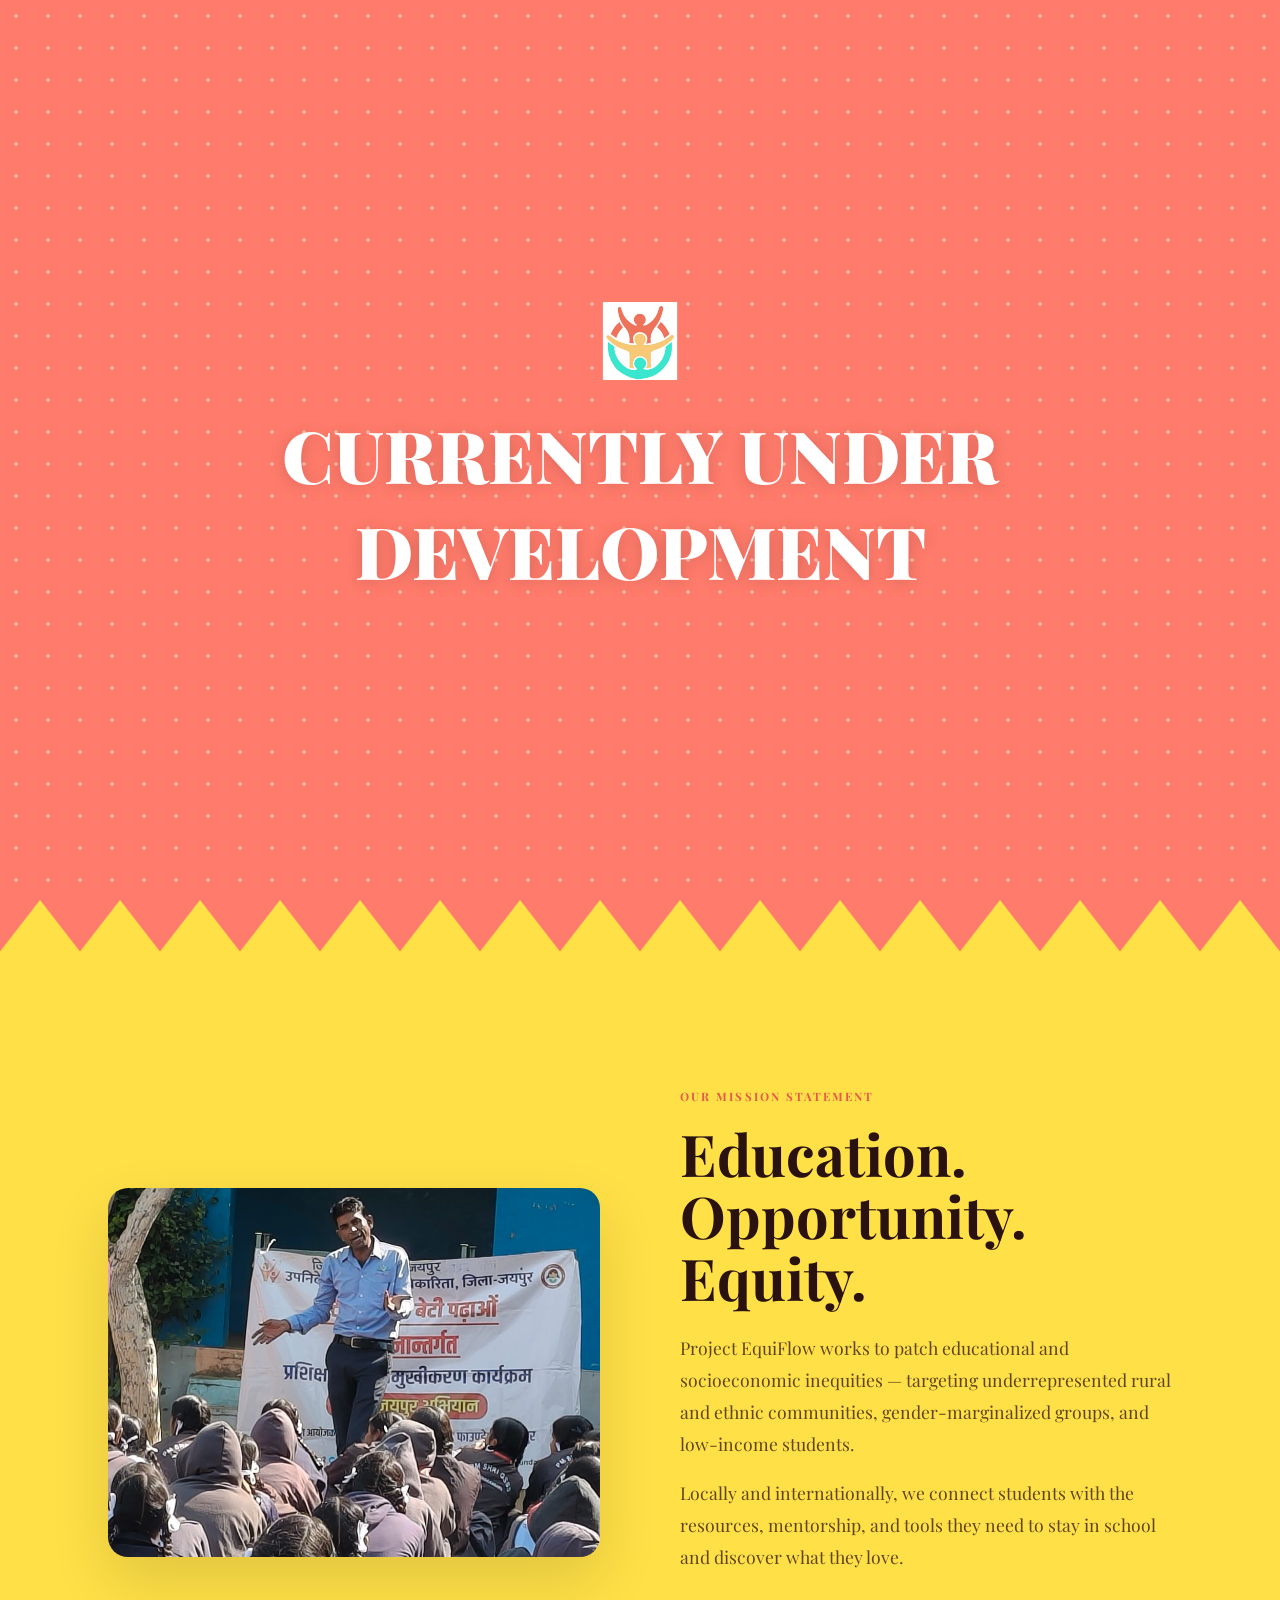
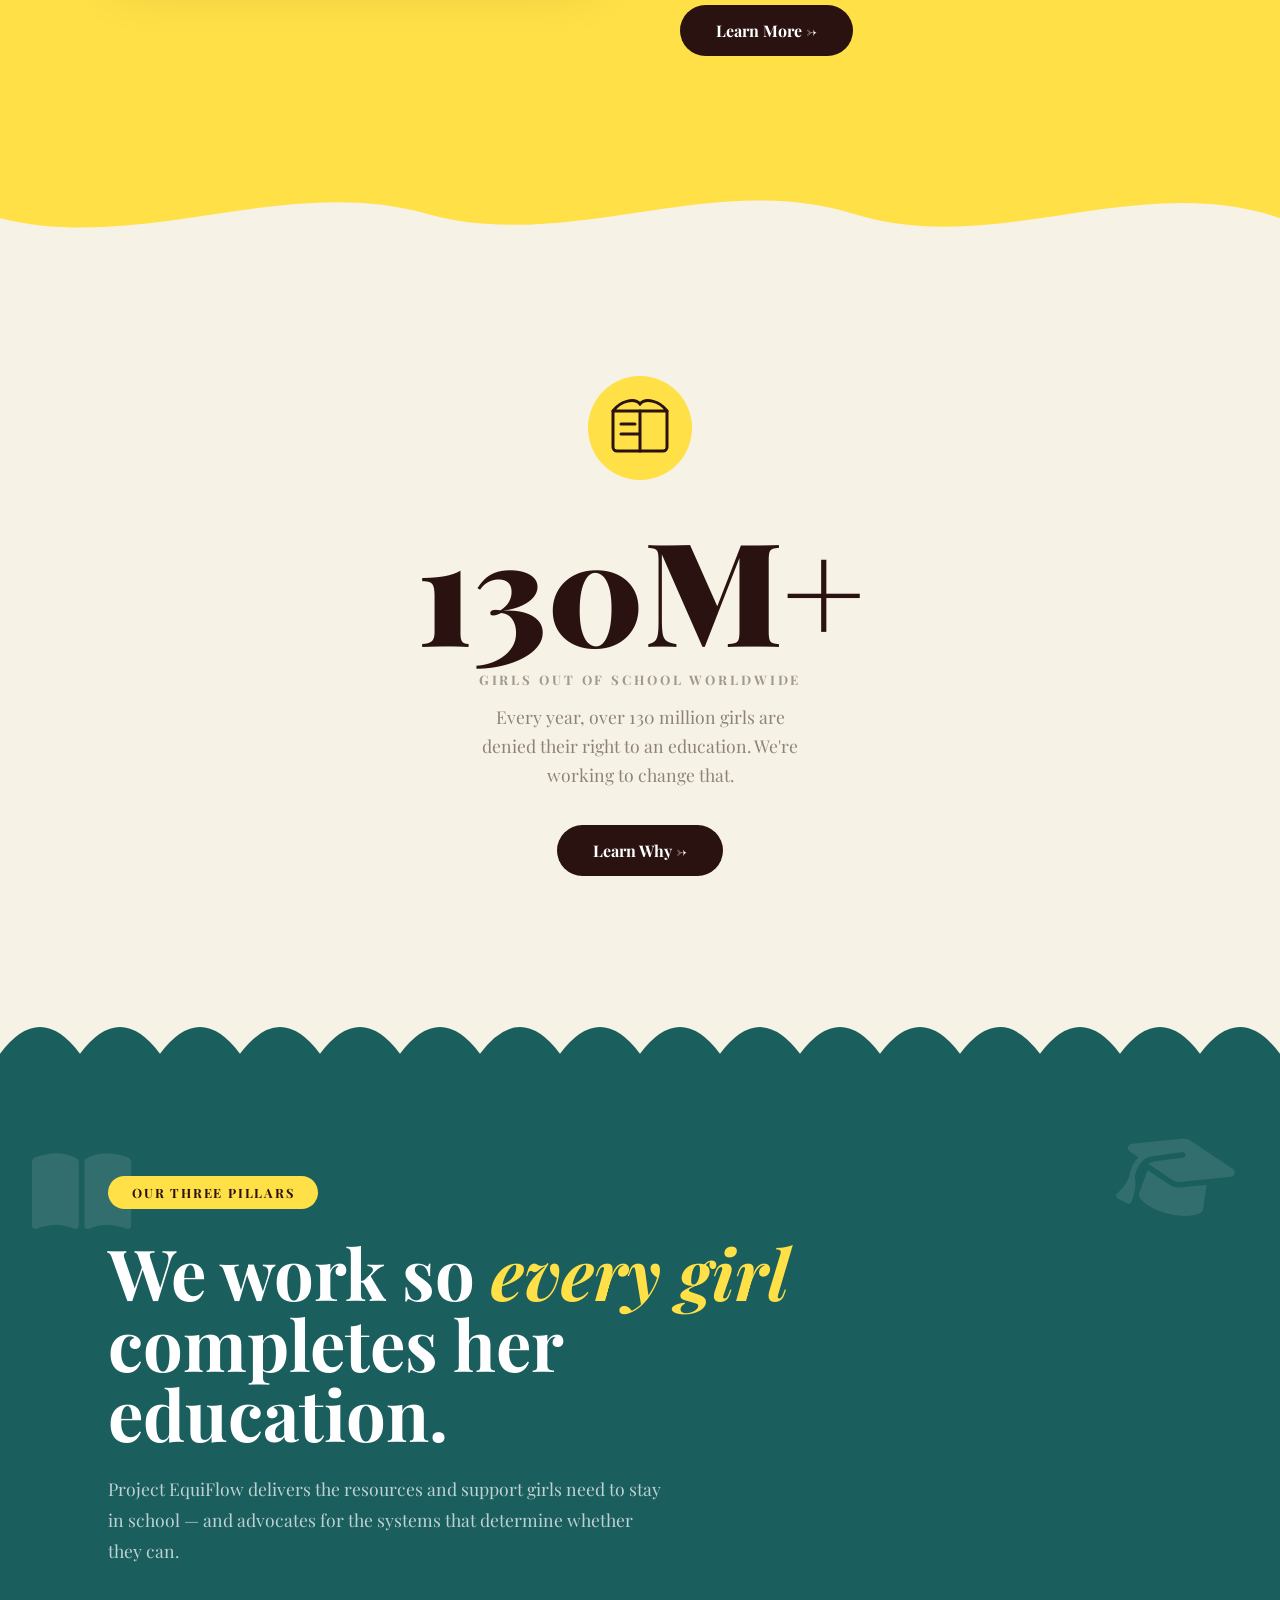
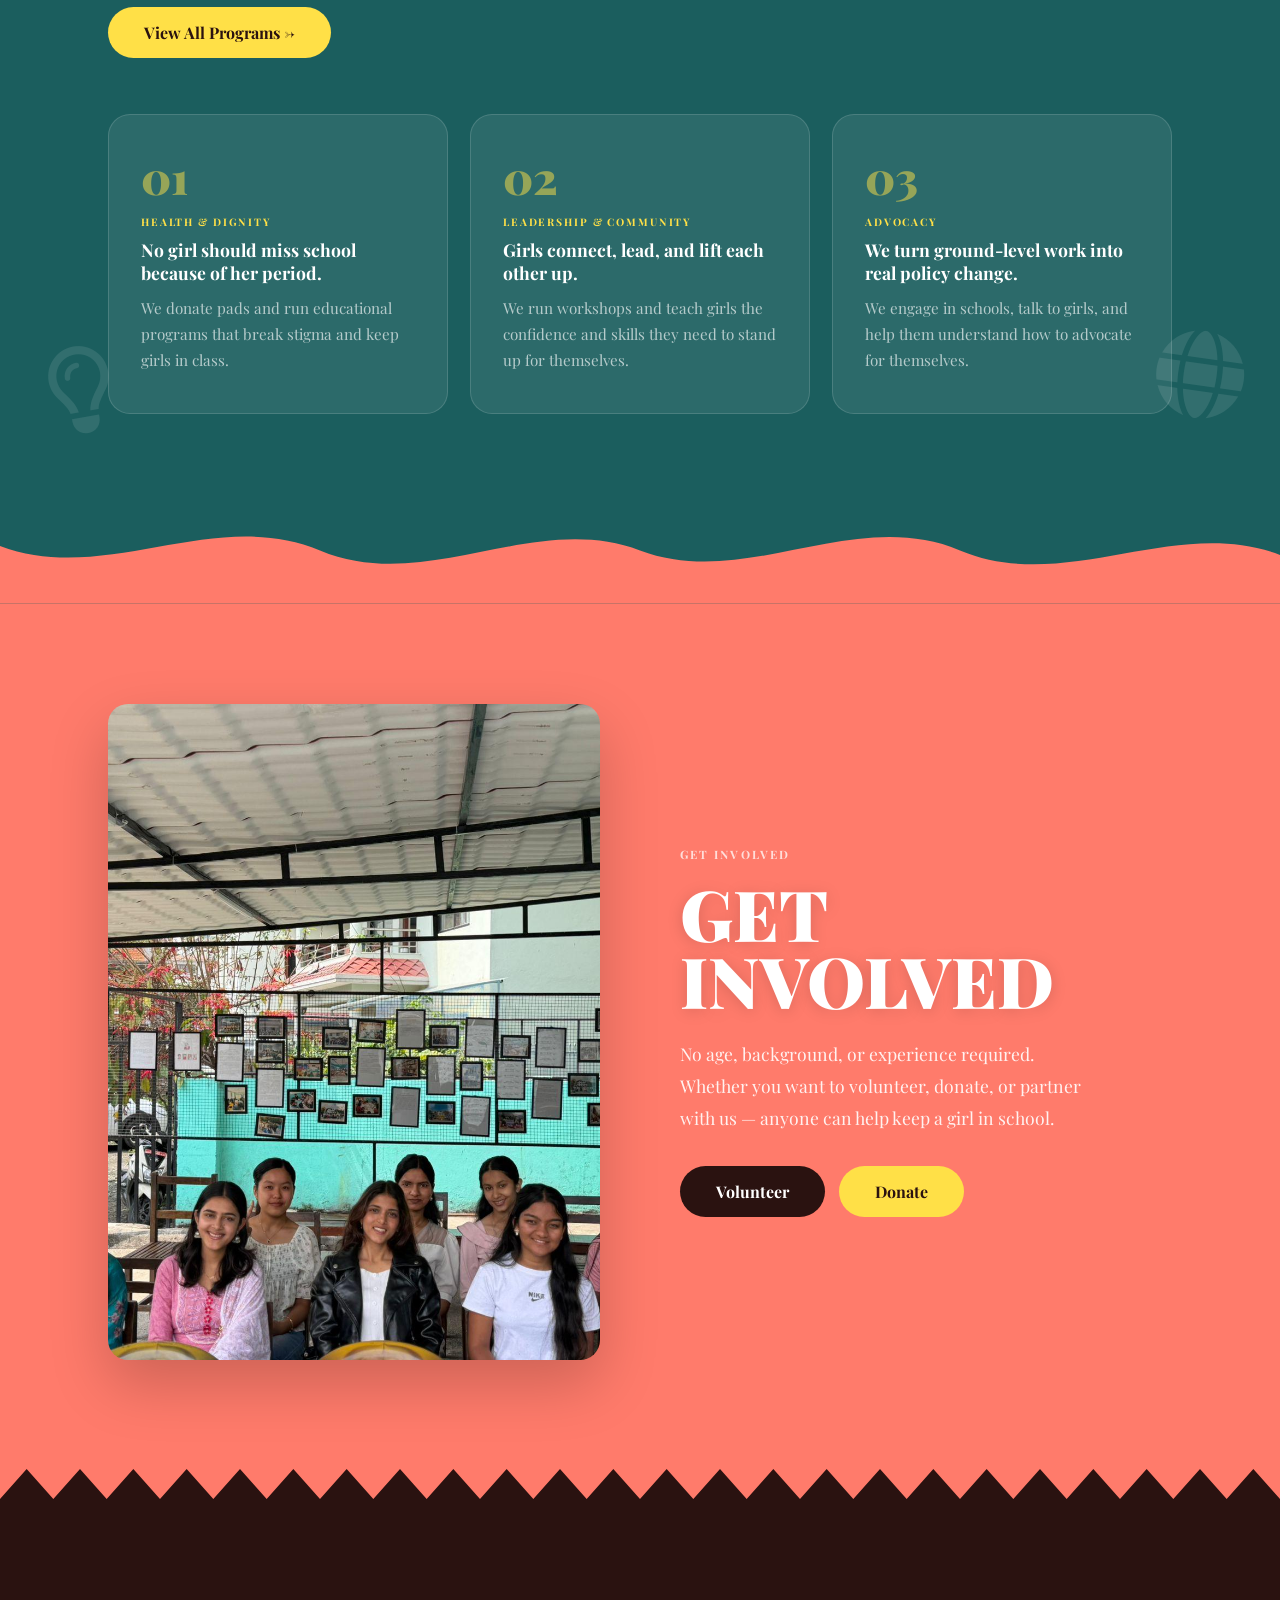
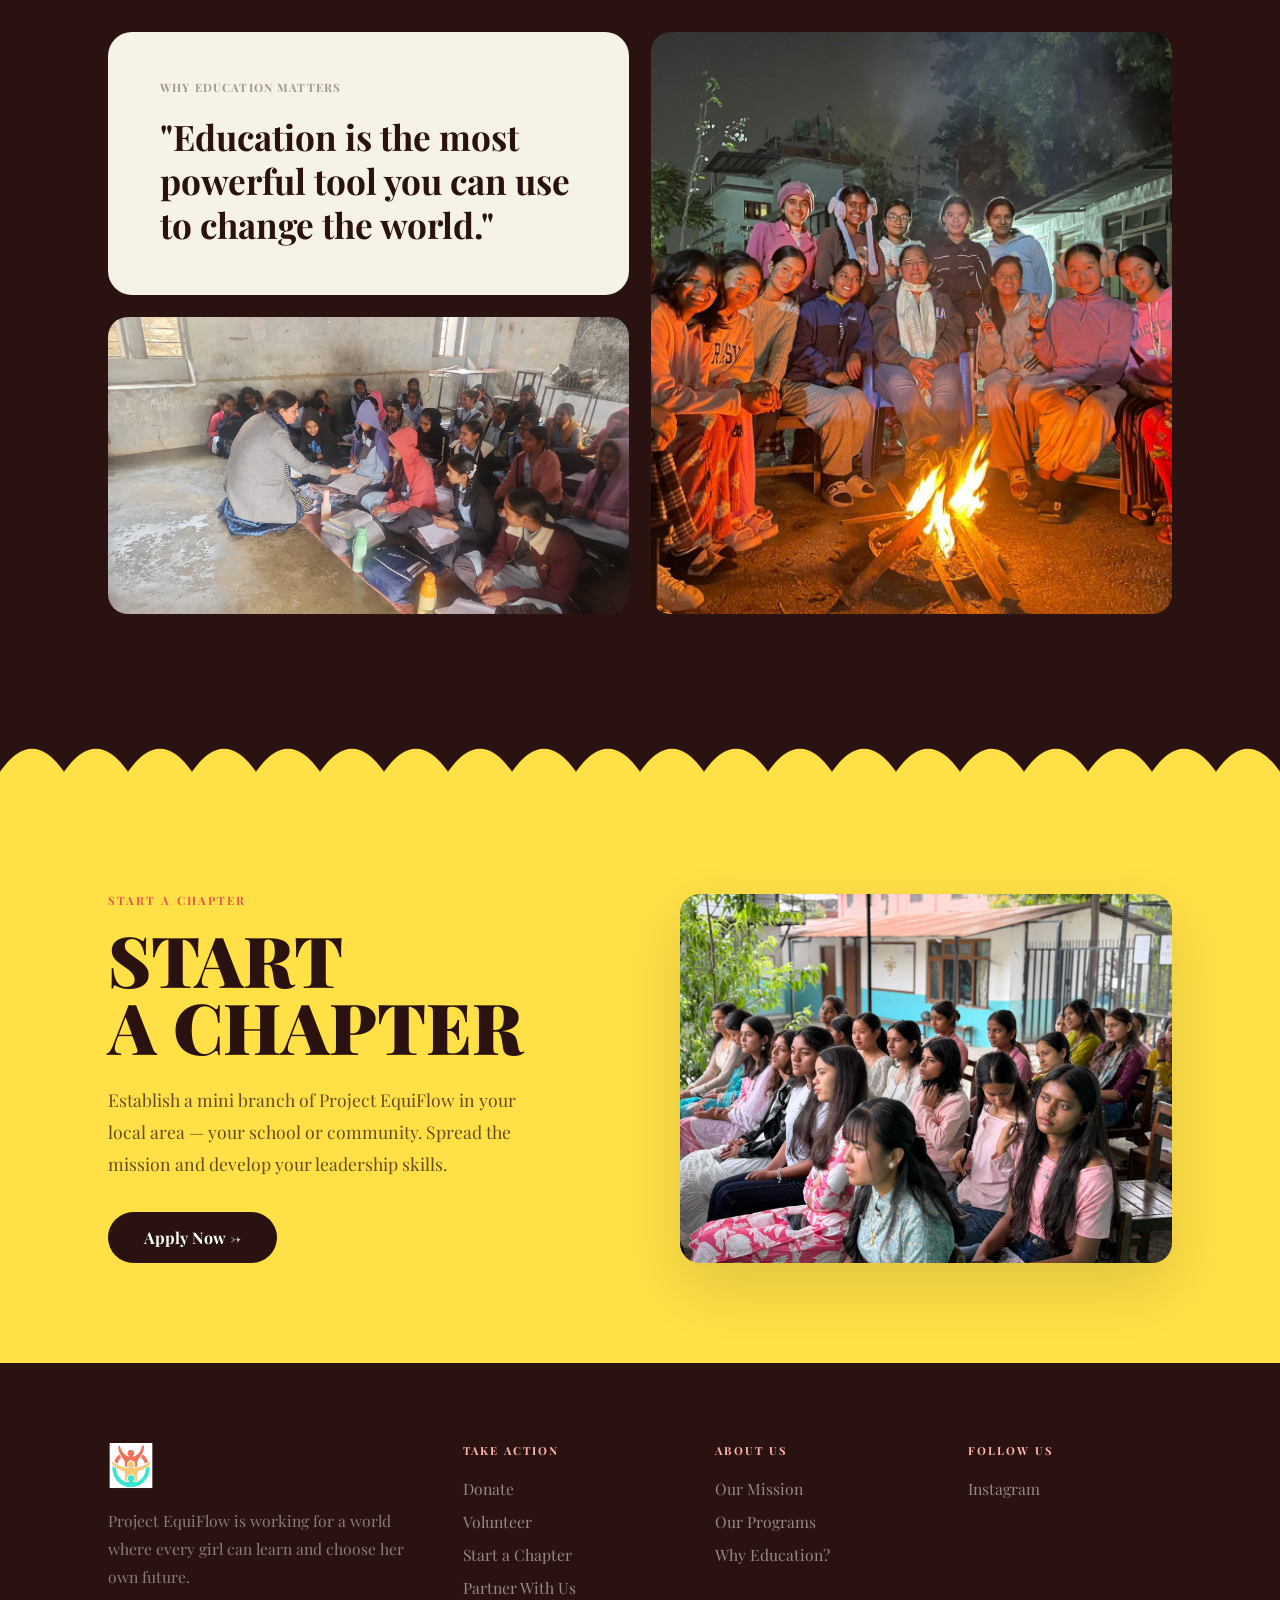
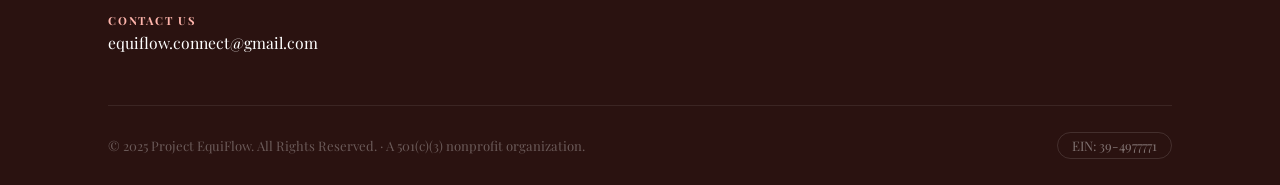
<file: index.html>
<!DOCTYPE html>
<html lang="en">
<head>
    <meta charset="UTF-8" />
    <meta name="viewport" content="width=device-width, initial-scale=1.0">
    <title>Project EquiFlow | Empowering Girls Globally</title>
    <link rel="preconnect" href="https://fonts.googleapis.com">
    <link rel="preconnect" href="https://fonts.gstatic.com" crossorigin>
    <link href="https://fonts.googleapis.com/css2?family=Playfair+Display:ital,wght@0,400;0,600;0,700;0,900;1,400;1,700&display=swap" rel="stylesheet">
    <!-- Font Awesome 6 Free — real icons, not hand-coded SVG -->
    <link rel="stylesheet" href="https://cdnjs.cloudflare.com/ajax/libs/font-awesome/6.5.1/css/all.min.css" integrity="sha512-DTOQO9RWCH3ppGqcWaEA1BIZOC6xxalwEsw9c2QQeAIftl+Vegovlnee1c9QX4TctnWMn13TZye+giMm8e2LwA==" crossorigin="anonymous" referrerpolicy="no-referrer" />
    <link rel="icon" type="image/png" href="image/logo-clean.png">
    <style>
        :root {
            --coral:      #FF7B6B;   /* PEF vivid coral (matches reference image energy) */
            --coral-dark: #E55A49;
            --coral-light:#FFB5AC;
            --yellow:     #FFE047;   /* vivid warm yellow */
            --yellow-mid: #F9C846;
            --teal:       #3BBCBC;
            --teal-dark:  #1B5E5E;
            --cream:      #F6F3E6;
            --dark:       #2A1210;
            --white:      #fff;
        }

        *, *::before, *::after { margin: 0; padding: 0; box-sizing: border-box; }
        html { scroll-behavior: smooth; }
        body { font-family: 'Playfair Display', Georgia, serif; color: var(--dark); overflow-x: hidden; }
        a { text-decoration: none; color: inherit; }
        .container { max-width: 1160px; margin: 0 auto; padding: 0 48px; }

        /* ── BUTTONS ── */
        .btn {
            display: inline-flex; align-items: center; gap: 6px;
            font-family: 'Playfair Display', serif; font-size: 1rem; font-weight: 700;
            padding: 15px 36px; border-radius: 999px; border: none;
            cursor: pointer; transition: all 0.2s; white-space: nowrap;
        }
        .btn-dark        { background: var(--dark); color: #fff; }
        .btn-dark:hover  { background: #1a0a00; transform: translateY(-2px); box-shadow: 0 6px 20px rgba(0,0,0,0.3); }
        .btn-coral       { background: var(--coral); color: #fff; }
        .btn-coral:hover { background: var(--coral-dark); transform: translateY(-2px); }
        .btn-yellow      { background: var(--yellow); color: var(--dark); }
        .btn-yellow:hover{ background: var(--yellow-mid); transform: translateY(-2px); }
        .btn-white       { background: #fff; color: var(--dark); }
        .btn-white:hover { background: var(--cream); transform: translateY(-2px); }
        .btn-outline-wh  { background: transparent; color: #fff; border: 2.5px solid rgba(255,255,255,0.8); }
        .btn-outline-wh:hover { background: rgba(255,255,255,0.15); border-color: #fff; }

        /* ── NAV ── */
        .nav {
            position: fixed; top: 0; left: 0; right: 0; z-index: 1000;
            background: rgba(255,123,107,0.92); backdrop-filter: blur(14px);
            border-bottom: 1px solid rgba(255,255,255,0.3);
            transition: box-shadow 0.3s;
        }
        .nav.scrolled { box-shadow: 0 2px 24px rgba(0,0,0,0.15); }
        .nav-inner { display: flex; align-items: center; justify-content: space-between; height: 68px; }
        .nav-logo img { height: 46px; width: auto; display: block; }
        .nav-links { display: flex; align-items: center; gap: 2px; list-style: none; }
        .nav-links a { font-size: 0.88rem; font-weight: 700; color: #fff; padding: 8px 16px; border-radius: 999px; transition: background 0.15s; }
        .nav-links a:hover { background: rgba(255,255,255,0.18); }
        .nav-links a.active { color: var(--yellow); }
        .nav-donate { background: var(--dark) !important; color: #fff !important; padding: 10px 24px !important; border-radius: 999px !important; }
        .nav-donate:hover { background: #1a0a00 !important; }
        .nav-hamburger { display: none; background: none; border: none; cursor: pointer; flex-direction: column; gap: 5px; padding: 4px; }
        .nav-hamburger span { display: block; width: 24px; height: 2px; background: #fff; border-radius: 2px; }
        @media (max-width: 860px) {
            .nav-hamburger { display: flex; }
            .nav-links { display: none; position: fixed; top: 68px; left: 0; right: 0; flex-direction: column; align-items: stretch; background: var(--coral); padding: 20px 28px 28px; gap: 2px; box-shadow: 0 8px 24px rgba(0,0,0,0.15); z-index: 999; }
            .nav-links.open { display: flex; }
            .nav-links a { padding: 14px 16px; border-bottom: 1px solid rgba(255,255,255,0.15); border-radius: 0; }
        }

        /* ── HERO ── */
        .hero {
            position: relative; min-height: 100vh;
            background: var(--coral);
            display: flex; align-items: center; justify-content: center;
            padding-top: 68px; overflow: hidden;
        }

        /* Tiled icon grid covering the whole hero background (like the reference image) */
        .hero-icons {
            position: absolute; inset: -24px;
            display: grid;
            grid-template-columns: repeat(9, 1fr);
            align-content: start;
            gap: 0; padding: 8px;
            pointer-events: none; z-index: 0; overflow: hidden;
        }
        .hero-icons i {
            display: flex; align-items: center; justify-content: center;
            height: 72px; font-size: 2rem;
            color: rgba(255,255,255,0.17);
        }

        /* Scattered photos */
        .hero-photos { position: absolute; inset: 0; pointer-events: none; z-index: 1; }
        .hero-photo { position: absolute; overflow: hidden; box-shadow: 0 20px 56px rgba(0,0,0,0.25); border-radius: 12px; }
        .hero-photo img { width: 100%; height: 100%; object-fit: cover; display: block; }
        .hp1 { width: 300px; height: 205px; top: 90px; right: 56px; transform: rotate(2.5deg); }
        .hp2 { width: 230px; height: 300px; left: 44px; top: 50%; transform: translateY(-55%) rotate(-3deg); }
        .hp3 { width: 210px; height: 255px; right: 74px; bottom: 54px; transform: rotate(-1.5deg); }
        .hp4 { width: 180px; height: 170px; top: 100px; left: 56px; transform: rotate(1.5deg); }
        @media (max-width: 1120px) {
            .hp1 { width: 240px; height: 164px; right: 20px; }
            .hp2 { width: 185px; height: 240px; left: 16px; }
            .hp3 { width: 185px; height: 220px; right: 24px; }
            .hp4 { width: 155px; height: 148px; left: 18px; }
        }
        @media (max-width: 768px) { .hero-photos { display: none; } .hero { min-height: auto; padding: 110px 0 92px; } }

        /* Hero text — WHITE on coral like OFG */
        .hero-center { position: relative; z-index: 2; text-align: center; padding: 48px 24px; max-width: 580px; }
        .hero-est { font-size: 1rem; font-style: italic; color: rgba(255,255,255,0.75); margin-bottom: 16px; display: block; }
        .hero-h1 {
            font-size: clamp(3.8rem, 8.5vw, 7rem); font-weight: 900; line-height: 0.88;
            color: #fff; margin-bottom: 24px; text-transform: uppercase;
            text-shadow: 0 2px 20px rgba(0,0,0,0.15);
        }
        .hero-tagline { font-size: 1.15rem; font-weight: 400; color: rgba(255,255,255,0.9); line-height: 1.65; margin-bottom: 36px; max-width: 460px; margin-left: auto; margin-right: auto; }
        .hero-actions { display: flex; gap: 14px; justify-content: center; flex-wrap: wrap; }

        /* ── WAVE DIVIDERS (4 different shapes) ── */
        .wave { display: block; width: 100%; line-height: 0; overflow: hidden; }
        .wave svg { display: block; width: 100%; }

        /* ── MISSION (yellow) ── */
        .mission { background: var(--yellow); padding: 100px 0; }
        .mission-inner { display: grid; grid-template-columns: 1fr 1fr; gap: 80px; align-items: center; }
        .mission-photo { border-radius: 20px; overflow: hidden; box-shadow: 0 24px 60px rgba(0,0,0,0.12); aspect-ratio: 4/3; }
        .mission-photo img { width: 100%; height: 100%; object-fit: cover; object-position: center 20%; }
        .s-lbl { font-size: 0.72rem; font-weight: 700; letter-spacing: 0.18em; text-transform: uppercase; color: var(--coral-dark); margin-bottom: 18px; display: block; }
        .mission-h2 { font-size: clamp(2.4rem, 4.5vw, 3.8rem); font-weight: 700; line-height: 1.08; color: var(--dark); margin-bottom: 24px; }
        .mission-p { font-size: 1.1rem; color: var(--dark); opacity: 0.75; line-height: 1.82; }
        .mission-p + .mission-p { margin-top: 16px; }
        @media (max-width: 860px) { .mission-inner { grid-template-columns: 1fr; gap: 40px; } .mission-photo { aspect-ratio: 16/9; } }

        /* ── STAT (cream) ── */
        .stat-sec { background: var(--cream); padding: 120px 0; text-align: center; }
        .stat-icon-wrap { width: 110px; height: 110px; margin: 0 auto 32px; }
        .stat-icon-wrap svg { width: 100%; height: 100%; }
        .stat-num { font-size: clamp(5.5rem, 14vw, 9rem); font-weight: 900; color: var(--dark); line-height: 1; display: block; margin-bottom: 12px; }
        .stat-lbl { font-size: 0.82rem; font-weight: 700; letter-spacing: 0.22em; text-transform: uppercase; color: var(--dark); opacity: 0.4; display: block; margin-bottom: 14px; }
        .stat-p { font-size: 1.1rem; color: var(--dark); opacity: 0.5; max-width: 340px; margin: 0 auto 36px; line-height: 1.65; }

        /* ── PROGRAMS (dark teal) ── */
        .programs { background: var(--teal-dark); padding: 100px 0 92px; position: relative; overflow: hidden; }
        .pd { position: absolute; pointer-events: none; }
        .pd i { font-size: 5.5rem; color: rgba(255,255,255,0.1); }
        .pd1 { left: 32px; top: 72px; }
        .pd2 { right: 48px; top: 56px; transform: rotate(14deg); }
        .pd3 { left: 48px; bottom: 72px; transform: rotate(-10deg); }
        .pd4 { right: 36px; bottom: 88px; transform: rotate(8deg); }
        .programs-inner { position: relative; z-index: 1; }
        .prog-badge { display: inline-flex; align-items: center; background: var(--yellow); color: var(--dark); font-size: 0.8rem; font-weight: 700; letter-spacing: 0.14em; text-transform: uppercase; padding: 8px 24px; border-radius: 999px; margin-bottom: 28px; }
        .prog-h2 { font-size: clamp(2.6rem, 5.5vw, 4.6rem); font-weight: 700; color: #fff; line-height: 1.0; margin-bottom: 24px; max-width: 700px; }
        .prog-h2 em { font-style: italic; color: var(--yellow); }
        .prog-p { font-size: 1.1rem; color: rgba(255,255,255,0.72); line-height: 1.78; max-width: 560px; margin-bottom: 40px; }
        .prog-grid { display: grid; grid-template-columns: repeat(3, 1fr); gap: 22px; margin-top: 56px; }
        .prog-card { background: rgba(255,255,255,0.08); border: 1px solid rgba(255,255,255,0.14); border-radius: 22px; padding: 40px 32px; transition: background 0.2s, transform 0.2s; }
        .prog-card:hover { background: rgba(255,255,255,0.15); transform: translateY(-5px); }
        .prog-num { font-size: 2.8rem; font-weight: 900; color: var(--yellow); opacity: 0.5; line-height: 1; margin-bottom: 16px; }
        .prog-tag { font-size: 0.65rem; font-weight: 700; letter-spacing: 0.18em; text-transform: uppercase; color: var(--yellow); margin-bottom: 10px; display: block; }
        .prog-title { font-size: 1.1rem; font-weight: 700; color: #fff; line-height: 1.3; margin-bottom: 10px; }
        .prog-txt { font-size: 0.95rem; color: rgba(255,255,255,0.65); line-height: 1.72; }
        @media (max-width: 820px) { .prog-grid { grid-template-columns: 1fr; } }

        /* ── GET INVOLVED (coral again — same vivid color) ── */
        .involved { background: var(--coral); padding: 100px 0; }
        .involved-inner { display: grid; grid-template-columns: 1fr 1fr; gap: 80px; align-items: center; }
        .inv-photo { border-radius: 20px; overflow: hidden; box-shadow: 0 24px 60px rgba(0,0,0,0.2); aspect-ratio: 3/4; }
        .inv-photo img { width: 100%; height: 100%; object-fit: cover; }
        .inv-lbl { font-size: 0.72rem; font-weight: 700; letter-spacing: 0.18em; text-transform: uppercase; color: rgba(255,255,255,0.75); margin-bottom: 18px; display: block; }
        .inv-h2 { font-size: clamp(2.8rem, 5.5vw, 4.8rem); font-weight: 900; color: #fff; margin-bottom: 24px; line-height: 0.95; text-transform: uppercase; text-shadow: 0 2px 16px rgba(0,0,0,0.15); }
        .inv-p { font-size: 1.1rem; color: rgba(255,255,255,0.9); line-height: 1.82; margin-bottom: 32px; max-width: 420px; }
        .inv-btns { display: flex; gap: 14px; flex-wrap: wrap; }
        @media (max-width: 860px) { .involved-inner { grid-template-columns: 1fr; gap: 40px; } .inv-photo { aspect-ratio: 16/9; } }

        /* ── QUOTES (dark) ── */
        .quotes { background: var(--dark); padding: 108px 0; }
        .quotes-grid { display: grid; grid-template-columns: 1fr 1fr; gap: 22px; }
        .quote-card { background: var(--cream); border-radius: 24px; padding: 48px 52px; display: flex; flex-direction: column; gap: 20px; }
        .q-attr { font-size: 0.72rem; font-weight: 700; color: var(--dark); opacity: 0.4; text-transform: uppercase; letter-spacing: 0.1em; }
        .q-text { font-size: clamp(1.6rem, 2.8vw, 2.2rem); font-weight: 700; color: var(--dark); line-height: 1.25; }
        .q-tall { grid-column: 2; grid-row: 1 / 3; border-radius: 20px; overflow: hidden; }
        .q-tall img { width: 100%; height: 100%; object-fit: cover; min-height: 420px; }
        .q-small { border-radius: 20px; overflow: hidden; }
        .q-small img { width: 100%; height: 100%; object-fit: cover; min-height: 230px; }
        @media (max-width: 768px) { .quotes-grid { grid-template-columns: 1fr; } .q-tall { display: none; } }

        /* ── CTA (yellow) ── */
        .cta-sec { background: var(--yellow); padding: 100px 0; }
        .cta-inner { display: grid; grid-template-columns: 1fr 1fr; gap: 80px; align-items: center; }
        .cta-h2 { font-size: clamp(2.8rem, 5.5vw, 4.8rem); font-weight: 900; color: var(--dark); margin-bottom: 24px; line-height: 0.95; text-transform: uppercase; }
        .cta-p { font-size: 1.1rem; color: var(--dark); opacity: 0.72; line-height: 1.82; margin-bottom: 32px; max-width: 440px; }
        .cta-photo { border-radius: 20px; overflow: hidden; box-shadow: 0 24px 60px rgba(0,0,0,0.12); aspect-ratio: 4/3; }
        .cta-photo img { width: 100%; height: 100%; object-fit: cover; object-position: center 20%; }
        @media (max-width: 860px) { .cta-inner { grid-template-columns: 1fr; gap: 40px; } .cta-photo { order: -1; aspect-ratio: 16/9; } }

        /* ── FOOTER ── */
        .footer { background: var(--dark); padding: 80px 0 0; }
        .footer-inner { display: grid; grid-template-columns: 1.5fr 1fr 1fr 1fr; gap: 48px; padding-bottom: 52px; border-bottom: 1px solid rgba(255,255,255,0.08); }
        .f-logo { height: 46px; width: auto; display: block; margin-bottom: 18px; }
        .f-tagline { font-size: 0.98rem; color: rgba(255,255,255,0.45); line-height: 1.78; margin-bottom: 22px; }
        .f-contact-lbl { font-size: 0.7rem; font-weight: 700; letter-spacing: 0.16em; text-transform: uppercase; color: var(--coral-light); margin-bottom: 4px; display: block; }
        .f-contact a { font-size: 0.98rem; color: #fff; transition: color 0.2s; }
        .f-contact a:hover { color: var(--coral-light); }
        .f-col h4 { font-size: 0.7rem; font-weight: 700; letter-spacing: 0.18em; text-transform: uppercase; color: var(--coral-light); margin-bottom: 20px; }
        .f-col ul { list-style: none; display: flex; flex-direction: column; gap: 12px; }
        .f-col a { font-size: 0.98rem; color: rgba(255,255,255,0.5); transition: color 0.2s; }
        .f-col a:hover { color: #fff; }
        .footer-btm { padding: 26px 0; display: flex; justify-content: space-between; align-items: center; flex-wrap: wrap; gap: 10px; }
        .footer-btm p { font-size: 0.82rem; color: rgba(255,255,255,0.3); }
        .footer-ein { font-size: 0.82rem; color: rgba(255,255,255,0.4); border: 1px solid rgba(255,255,255,0.12); padding: 4px 14px; border-radius: 999px; }
        @media (max-width: 860px) { .footer-inner { grid-template-columns: 1fr 1fr; gap: 36px; } }
        @media (max-width: 540px) { .footer-inner { grid-template-columns: 1fr; } .footer-btm { flex-direction: column; text-align: center; } }

        /* ── DEV OVERLAY ── */
        #dev-overlay {
            position: fixed; inset: 0; z-index: 99999; background: var(--coral);
            display: flex; flex-direction: column; align-items: center; justify-content: center; gap: 16px;
        }
        #dev-overlay::before { content: ''; position: absolute; inset: 0; background-image: radial-gradient(circle, rgba(255,255,255,0.4) 2px, transparent 2px); background-size: 32px 32px; pointer-events: none; }
        #dev-overlay img { height: 80px; width: auto; margin-bottom: 8px; position: relative; z-index: 1; }
        #dev-overlay h1 { font-size: clamp(2rem, 6vw, 4.5rem); font-weight: 900; color: #fff; margin: 0; text-align: center; text-transform: uppercase; position: relative; z-index: 1; text-shadow: 0 2px 16px rgba(0,0,0,0.15); }
    </style>
</head>
<body>

<!-- DEV OVERLAY -->
<div id="dev-overlay">
  <img src="image/logo-clean.png" alt="Project EquiFlow" />
  <h1>Currently Under Development</h1>
</div>

<!-- NAV -->
<nav class="nav" id="site-nav">
    <div class="container nav-inner">
        <a href="index.html" class="nav-logo"><img src="image/logo-clean.png" alt="Project EquiFlow" /></a>
        <ul class="nav-links" id="nav-links">
            <li><a href="index.html" class="active">About</a></li>
            <li><a href="why-education.html">Why Education?</a></li>
            <li><a href="program.html">Programs</a></li>
            <li><a href="volunteer.html">Get Involved</a></li>
            <li><a href="https://docs.google.com/forms/d/1ufZauH4xaZ37Nz5kRHjh_QIL51TuNn06vASEfGitVos/viewform" target="_blank" rel="noopener" class="nav-donate">Donate</a></li>
        </ul>
        <button class="nav-hamburger" id="hamburger" aria-label="Open menu"><span></span><span></span><span></span></button>
    </div>
</nav>

<!-- ═══ HERO ═══ -->
<section class="hero">
    <!-- Tiled Font Awesome icon grid (like the doodle reference image) -->
    <div class="hero-icons">
        <!-- Row 1 -->
        <i class="fa-solid fa-book-open"       style="transform:rotate(10deg)"></i>
        <i class="fa-regular fa-lightbulb"     style="transform:rotate(-6deg)"></i>
        <i class="fa-solid fa-pen"             style="transform:rotate(14deg)"></i>
        <i class="fa-solid fa-graduation-cap"  style="transform:rotate(-10deg)"></i>
        <i class="fa-solid fa-globe"           style="transform:rotate(5deg)"></i>
        <i class="fa-solid fa-scissors"        style="transform:rotate(-14deg)"></i>
        <i class="fa-regular fa-star"          style="transform:rotate(18deg)"></i>
        <i class="fa-solid fa-users"           style="transform:rotate(-3deg)"></i>
        <i class="fa-solid fa-book"            style="transform:rotate(8deg)"></i>
        <!-- Row 2 -->
        <i class="fa-solid fa-users"           style="transform:rotate(-8deg)"></i>
        <i class="fa-solid fa-book-open"       style="transform:rotate(6deg)"></i>
        <i class="fa-solid fa-globe"           style="transform:rotate(-18deg)"></i>
        <i class="fa-regular fa-lightbulb"     style="transform:rotate(12deg)"></i>
        <i class="fa-solid fa-scissors"        style="transform:rotate(-6deg)"></i>
        <i class="fa-solid fa-graduation-cap"  style="transform:rotate(16deg)"></i>
        <i class="fa-solid fa-pen"             style="transform:rotate(-10deg)"></i>
        <i class="fa-solid fa-book"            style="transform:rotate(4deg)"></i>
        <i class="fa-regular fa-star"          style="transform:rotate(-16deg)"></i>
        <!-- Row 3 -->
        <i class="fa-solid fa-pen"             style="transform:rotate(-12deg)"></i>
        <i class="fa-solid fa-graduation-cap"  style="transform:rotate(8deg)"></i>
        <i class="fa-regular fa-star"          style="transform:rotate(-4deg)"></i>
        <i class="fa-solid fa-book-open"       style="transform:rotate(16deg)"></i>
        <i class="fa-solid fa-users"           style="transform:rotate(-8deg)"></i>
        <i class="fa-solid fa-book"            style="transform:rotate(6deg)"></i>
        <i class="fa-regular fa-lightbulb"     style="transform:rotate(-16deg)"></i>
        <i class="fa-solid fa-globe"           style="transform:rotate(10deg)"></i>
        <i class="fa-solid fa-scissors"        style="transform:rotate(-6deg)"></i>
        <!-- Row 4 -->
        <i class="fa-solid fa-globe"           style="transform:rotate(14deg)"></i>
        <i class="fa-solid fa-book"            style="transform:rotate(-8deg)"></i>
        <i class="fa-solid fa-users"           style="transform:rotate(6deg)"></i>
        <i class="fa-regular fa-star"          style="transform:rotate(-14deg)"></i>
        <i class="fa-solid fa-pen"             style="transform:rotate(10deg)"></i>
        <i class="fa-solid fa-book-open"       style="transform:rotate(-6deg)"></i>
        <i class="fa-solid fa-scissors"        style="transform:rotate(18deg)"></i>
        <i class="fa-solid fa-graduation-cap"  style="transform:rotate(-12deg)"></i>
        <i class="fa-regular fa-lightbulb"     style="transform:rotate(4deg)"></i>
        <!-- Row 5 -->
        <i class="fa-regular fa-lightbulb"     style="transform:rotate(-10deg)"></i>
        <i class="fa-solid fa-scissors"        style="transform:rotate(14deg)"></i>
        <i class="fa-solid fa-book-open"       style="transform:rotate(-4deg)"></i>
        <i class="fa-solid fa-pen"             style="transform:rotate(8deg)"></i>
        <i class="fa-regular fa-star"          style="transform:rotate(-18deg)"></i>
        <i class="fa-solid fa-users"           style="transform:rotate(12deg)"></i>
        <i class="fa-solid fa-globe"           style="transform:rotate(-8deg)"></i>
        <i class="fa-solid fa-book"            style="transform:rotate(16deg)"></i>
        <i class="fa-solid fa-graduation-cap"  style="transform:rotate(-6deg)"></i>
        <!-- Row 6 -->
        <i class="fa-solid fa-graduation-cap"  style="transform:rotate(10deg)"></i>
        <i class="fa-regular fa-star"          style="transform:rotate(-6deg)"></i>
        <i class="fa-solid fa-users"           style="transform:rotate(14deg)"></i>
        <i class="fa-solid fa-globe"           style="transform:rotate(-10deg)"></i>
        <i class="fa-solid fa-book"            style="transform:rotate(5deg)"></i>
        <i class="fa-regular fa-lightbulb"     style="transform:rotate(-14deg)"></i>
        <i class="fa-solid fa-book-open"       style="transform:rotate(18deg)"></i>
        <i class="fa-solid fa-scissors"        style="transform:rotate(-3deg)"></i>
        <i class="fa-solid fa-pen"             style="transform:rotate(8deg)"></i>
        <!-- Row 7 -->
        <i class="fa-solid fa-book"            style="transform:rotate(-8deg)"></i>
        <i class="fa-solid fa-pen"             style="transform:rotate(6deg)"></i>
        <i class="fa-regular fa-lightbulb"     style="transform:rotate(-18deg)"></i>
        <i class="fa-solid fa-scissors"        style="transform:rotate(12deg)"></i>
        <i class="fa-solid fa-graduation-cap"  style="transform:rotate(-6deg)"></i>
        <i class="fa-solid fa-book-open"       style="transform:rotate(16deg)"></i>
        <i class="fa-regular fa-star"          style="transform:rotate(-10deg)"></i>
        <i class="fa-solid fa-globe"           style="transform:rotate(4deg)"></i>
        <i class="fa-solid fa-users"           style="transform:rotate(-16deg)"></i>
        <!-- Row 8 -->
        <i class="fa-solid fa-scissors"        style="transform:rotate(16deg)"></i>
        <i class="fa-solid fa-globe"           style="transform:rotate(-8deg)"></i>
        <i class="fa-solid fa-graduation-cap"  style="transform:rotate(6deg)"></i>
        <i class="fa-solid fa-book"            style="transform:rotate(-14deg)"></i>
        <i class="fa-regular fa-lightbulb"     style="transform:rotate(10deg)"></i>
        <i class="fa-solid fa-users"           style="transform:rotate(-6deg)"></i>
        <i class="fa-solid fa-pen"             style="transform:rotate(18deg)"></i>
        <i class="fa-solid fa-book-open"       style="transform:rotate(-10deg)"></i>
        <i class="fa-regular fa-star"          style="transform:rotate(4deg)"></i>
    </div>

    <!-- Scattered photos -->
    <div class="hero-photos">
        <div class="hero-photo hp1"><img src="image/IMG_audience.jpg" alt="Girls in a workshop" /></div>
        <div class="hero-photo hp2"><img src="image/PHOTO-2026-05-13-19-59-54.jpg" alt="Girl at event" /></div>
        <div class="hero-photo hp3"><img src="image/PHOTO-2026-05-13-20-02-27.jpg" alt="Girls at program" /></div>
        <div class="hero-photo hp4"><img src="image/IMG_0309.png" alt="Girls with health kits" /></div>
    </div>

    <div class="hero-center">
        <span class="hero-est">est. 2024 · 501(c)(3) nonprofit</span>
        <h1 class="hero-h1">PROJECT<br>EQUIFLOW</h1>
        <p class="hero-tagline">Connecting underrepresented girls with the resources, mentorship, and tools they need to stay in school and discover what they love.</p>
        <div class="hero-actions">
            <a href="mission.html" class="btn btn-dark">Our Mission</a>
            <a href="https://docs.google.com/forms/d/1ufZauH4xaZ37Nz5kRHjh_QIL51TuNn06vASEfGitVos/viewform" target="_blank" rel="noopener" class="btn btn-yellow">Donate</a>
        </div>
    </div>
</section>

<!-- ▼ TALL SHARP ZIGZAG: coral → yellow -->
<div class="wave" style="background:#FF7B6B;">
<svg viewBox="0 0 1440 100" preserveAspectRatio="none" fill="#FFE047">
<path d="M0,100 L0,58 L45,0 L90,58 L135,0 L180,58 L225,0 L270,58 L315,0 L360,58 L405,0 L450,58 L495,0 L540,58 L585,0 L630,58 L675,0 L720,58 L765,0 L810,58 L855,0 L900,58 L945,0 L990,58 L1035,0 L1080,58 L1125,0 L1170,58 L1215,0 L1260,58 L1305,0 L1350,58 L1395,0 L1440,58 L1440,100 Z"/>
</svg>
</div>

<!-- ═══ MISSION (yellow) ═══ -->
<section class="mission">
    <div class="container">
        <div class="mission-inner">
            <div class="mission-photo"><img src="image/IMG_2250.png" alt="Outdoor education workshop" /></div>
            <div>
                <span class="s-lbl">Our Mission Statement</span>
                <h2 class="mission-h2">Education. Opportunity. Equity.</h2>
                <p class="mission-p">Project EquiFlow works to patch educational and socioeconomic inequities — targeting underrepresented rural and ethnic communities, gender-marginalized groups, and low-income students.</p>
                <p class="mission-p">Locally and internationally, we connect students with the resources, mentorship, and tools they need to stay in school and discover what they love.</p>
                <div style="margin-top:32px;"><a href="mission.html" class="btn btn-dark">Learn More →</a></div>
            </div>
        </div>
    </div>
</section>

<!-- ▼ SMOOTH WAVE: yellow → cream -->
<div class="wave" style="background:#FFE047;">
<svg viewBox="0 0 1440 110" preserveAspectRatio="none" fill="#F6F3E6">
<path d="M0,70 C160,110 320,20 480,65 C640,110 800,15 960,65 C1120,115 1280,15 1440,70 L1440,110 L0,110 Z"/>
</svg>
</div>

<!-- ═══ STAT (cream) ═══ -->
<section class="stat-sec">
    <div class="container">
        <div class="stat-icon-wrap">
            <svg viewBox="0 0 110 110" fill="none" xmlns="http://www.w3.org/2000/svg">
                <circle cx="55" cy="55" r="52" fill="#FFE047"/>
                <path d="M28 38h54v36a4 4 0 01-4 4H32a4 4 0 01-4-4V38z" stroke="#2A1210" stroke-width="3" stroke-linejoin="round"/>
                <path d="M55 38V78" stroke="#2A1210" stroke-width="3" stroke-linecap="round"/>
                <path d="M28 38c8-11 22-13 27-7 5-6 19-4 27 7" stroke="#2A1210" stroke-width="3" stroke-linecap="round"/>
                <path d="M36 51h14M36 61h18" stroke="#2A1210" stroke-width="3" stroke-linecap="round"/>
            </svg>
        </div>
        <span class="stat-num">130M+</span>
        <span class="stat-lbl">Girls Out of School Worldwide</span>
        <p class="stat-p">Every year, over 130 million girls are denied their right to an education. We're working to change that.</p>
        <a href="why-education.html" class="btn btn-dark">Learn Why →</a>
    </div>
</section>

<!-- ▼ SCALLOPS / BUBBLES: cream → teal-dark -->
<div class="wave" style="background:#F6F3E6;">
<svg viewBox="0 0 1440 90" preserveAspectRatio="none" fill="#1B5E5E">
<path d="M0,90 L0,65 Q45,5 90,65 Q135,5 180,65 Q225,5 270,65 Q315,5 360,65 Q405,5 450,65 Q495,5 540,65 Q585,5 630,65 Q675,5 720,65 Q765,5 810,65 Q855,5 900,65 Q945,5 990,65 Q1035,5 1080,65 Q1125,5 1170,65 Q1215,5 1260,65 Q1305,5 1350,65 Q1395,5 1440,65 L1440,90 Z"/>
</svg>
</div>

<!-- ═══ PROGRAMS (dark teal) ═══ -->
<section class="programs">
    <div class="pd pd1"><i class="fa-solid fa-book-open"></i></div>
    <div class="pd pd2"><i class="fa-solid fa-graduation-cap"></i></div>
    <div class="pd pd3"><i class="fa-regular fa-lightbulb"></i></div>
    <div class="pd pd4"><i class="fa-solid fa-globe"></i></div>
    <div class="container programs-inner">
        <span class="prog-badge">Our Three Pillars</span>
        <h2 class="prog-h2">We work so <em>every girl</em><br>completes her education.</h2>
        <p class="prog-p">Project EquiFlow delivers the resources and support girls need to stay in school — and advocates for the systems that determine whether they can.</p>
        <a href="program.html" class="btn btn-yellow">View All Programs →</a>
        <div class="prog-grid">
            <div class="prog-card">
                <div class="prog-num">01</div>
                <span class="prog-tag">Health &amp; Dignity</span>
                <div class="prog-title">No girl should miss school because of her period.</div>
                <p class="prog-txt">We donate pads and run educational programs that break stigma and keep girls in class.</p>
            </div>
            <div class="prog-card">
                <div class="prog-num">02</div>
                <span class="prog-tag">Leadership &amp; Community</span>
                <div class="prog-title">Girls connect, lead, and lift each other up.</div>
                <p class="prog-txt">We run workshops and teach girls the confidence and skills they need to stand up for themselves.</p>
            </div>
            <div class="prog-card">
                <div class="prog-num">03</div>
                <span class="prog-tag">Advocacy</span>
                <div class="prog-title">We turn ground-level work into real policy change.</div>
                <p class="prog-txt">We engage in schools, talk to girls, and help them understand how to advocate for themselves.</p>
            </div>
        </div>
    </div>
</section>

<!-- ▼ SMOOTH WAVE (different frequency): teal-dark → coral -->
<div class="wave" style="background:#1B5E5E;">
<svg viewBox="0 0 1440 110" preserveAspectRatio="none" fill="#FF7B6B">
<path d="M0,45 C120,90 240,0 360,50 C480,100 600,5 720,50 C840,95 960,0 1080,50 C1200,100 1320,10 1440,55 L1440,110 L0,110 Z"/>
</svg>
</div>

<!-- ═══ GET INVOLVED (vivid coral) ═══ -->
<section class="involved">
    <div class="container">
        <div class="involved-inner">
            <div class="inv-photo"><img src="image/PHOTO-2026-05-13-20-01-57.jpg" alt="Girls at PEF event" /></div>
            <div>
                <span class="inv-lbl">Get Involved</span>
                <h2 class="inv-h2">GET<br>INVOLVED</h2>
                <p class="inv-p">No age, background, or experience required. Whether you want to volunteer, donate, or partner with us — anyone can help keep a girl in school.</p>
                <div class="inv-btns">
                    <a href="volunteer.html" class="btn btn-dark">Volunteer</a>
                    <a href="https://docs.google.com/forms/d/1ufZauH4xaZ37Nz5kRHjh_QIL51TuNn06vASEfGitVos/viewform" target="_blank" rel="noopener" class="btn btn-yellow">Donate</a>
                </div>
            </div>
        </div>
    </div>
</section>

<!-- ▼ DENSE SMALL ZIGZAG: coral → dark -->
<div class="wave" style="background:#FF7B6B;">
<svg viewBox="0 0 1440 72" preserveAspectRatio="none" fill="#2A1210">
<path d="M0,72 L0,44 L30,10 L60,44 L90,10 L120,44 L150,10 L180,44 L210,10 L240,44 L270,10 L300,44 L330,10 L360,44 L390,10 L420,44 L450,10 L480,44 L510,10 L540,44 L570,10 L600,44 L630,10 L660,44 L690,10 L720,44 L750,10 L780,44 L810,10 L840,44 L870,10 L900,44 L930,10 L960,44 L990,10 L1020,44 L1050,10 L1080,44 L1110,10 L1140,44 L1170,10 L1200,44 L1230,10 L1260,44 L1290,10 L1320,44 L1350,10 L1380,44 L1410,10 L1440,44 L1440,72 Z"/>
</svg>
</div>

<!-- ═══ QUOTES (dark) ═══ -->
<section class="quotes">
    <div class="container">
        <div class="quotes-grid">
            <div class="quote-card">
                <span class="q-attr">Why education matters</span>
                <p class="q-text">"Education is the most powerful tool you can use to change the world."</p>
            </div>
            <div class="q-tall"><img src="image/IMG_9459.png" alt="Girls at community event" /></div>
            <div class="q-small"><img src="image/IMG_7275.png" alt="Girls in classroom" /></div>
        </div>
    </div>
</section>

<!-- ▼ SCALLOPS SMALLER: dark → yellow -->
<div class="wave" style="background:#2A1210;">
<svg viewBox="0 0 1440 80" preserveAspectRatio="none" fill="#FFE047">
<path d="M0,80 L0,56 Q36,4 72,56 Q108,4 144,56 Q180,4 216,56 Q252,4 288,56 Q324,4 360,56 Q396,4 432,56 Q468,4 504,56 Q540,4 576,56 Q612,4 648,56 Q684,4 720,56 Q756,4 792,56 Q828,4 864,56 Q900,4 936,56 Q972,4 1008,56 Q1044,4 1080,56 Q1116,4 1152,56 Q1188,4 1224,56 Q1260,4 1296,56 Q1332,4 1368,56 Q1404,4 1440,56 L1440,80 Z"/>
</svg>
</div>

<!-- ═══ CTA / CHAPTER (yellow) ═══ -->
<section class="cta-sec">
    <div class="container">
        <div class="cta-inner">
            <div>
                <span class="s-lbl">Start a Chapter</span>
                <h2 class="cta-h2">START<br>A CHAPTER</h2>
                <p class="cta-p">Establish a mini branch of Project EquiFlow in your local area — your school or community. Spread the mission and develop your leadership skills.</p>
                <a href="https://docs.google.com/forms/d/e/1FAIpQLScfsn3H9LZ4NnRd0ORk6OgTbW1NsHnHxJmTMsAm6yLCFaHRUA/viewform?usp=publish-editor" target="_blank" rel="noopener" class="btn btn-dark">Apply Now →</a>
            </div>
            <div class="cta-photo"><img src="image/PHOTO-2026-05-13-20-00-21.jpg" alt="Project EquiFlow community" /></div>
        </div>
    </div>
</section>

<!-- ═══ FOOTER ═══ -->
<footer class="footer">
    <div class="container">
        <div class="footer-inner">
            <div>
                <img src="image/logo-clean.png" alt="Project EquiFlow" class="f-logo" />
                <p class="f-tagline">Project EquiFlow is working for a world where every girl can learn and choose her own future.</p>
                <div class="f-contact">
                    <span class="f-contact-lbl">Contact Us</span>
                    <a href="mailto:equiflow.connect@gmail.com">equiflow.connect@gmail.com</a>
                </div>
            </div>
            <div class="f-col">
                <h4>Take Action</h4>
                <ul>
                    <li><a href="https://docs.google.com/forms/d/1ufZauH4xaZ37Nz5kRHjh_QIL51TuNn06vASEfGitVos/viewform" target="_blank" rel="noopener">Donate</a></li>
                    <li><a href="volunteer.html">Volunteer</a></li>
                    <li><a href="https://docs.google.com/forms/d/e/1FAIpQLScfsn3H9LZ4NnRd0ORk6OgTbW1NsHnHxJmTMsAm6yLCFaHRUA/viewform?usp=publish-editor" target="_blank" rel="noopener">Start a Chapter</a></li>
                    <li><a href="partner.html">Partner With Us</a></li>
                </ul>
            </div>
            <div class="f-col">
                <h4>About Us</h4>
                <ul>
                    <li><a href="mission.html">Our Mission</a></li>
                    <li><a href="program.html">Our Programs</a></li>
                    <li><a href="why-education.html">Why Education?</a></li>
                </ul>
            </div>
            <div class="f-col">
                <h4>Follow Us</h4>
                <ul>
                    <li><a href="https://www.instagram.com/projectequiflow/?__d=11%252F" target="_blank" rel="noopener">Instagram</a></li>
                </ul>
            </div>
        </div>
        <div class="footer-btm">
            <p>&copy; 2025 Project EquiFlow. All Rights Reserved. &middot; A 501(c)(3) nonprofit organization.</p>
            <span class="footer-ein">EIN: 39-4977771</span>
        </div>
    </div>
</footer>

<script>
    const nav = document.getElementById('site-nav');
    window.addEventListener('scroll', () => nav.classList.toggle('scrolled', scrollY > 30), { passive: true });
    const hamburger = document.getElementById('hamburger');
    const navLinks  = document.getElementById('nav-links');
    hamburger.addEventListener('click', () => {
        const open = navLinks.classList.toggle('open');
        hamburger.innerHTML = open ? '&#10005;' : '<span></span><span></span><span></span>';
        hamburger.style.fontSize = open ? '1.4rem' : '';
    });
    navLinks.querySelectorAll('a').forEach(a => a.addEventListener('click', () => {
        navLinks.classList.remove('open');
        hamburger.innerHTML = '<span></span><span></span><span></span>';
        hamburger.style.fontSize = '';
    }));
</script>
</body>
</html>
</file>
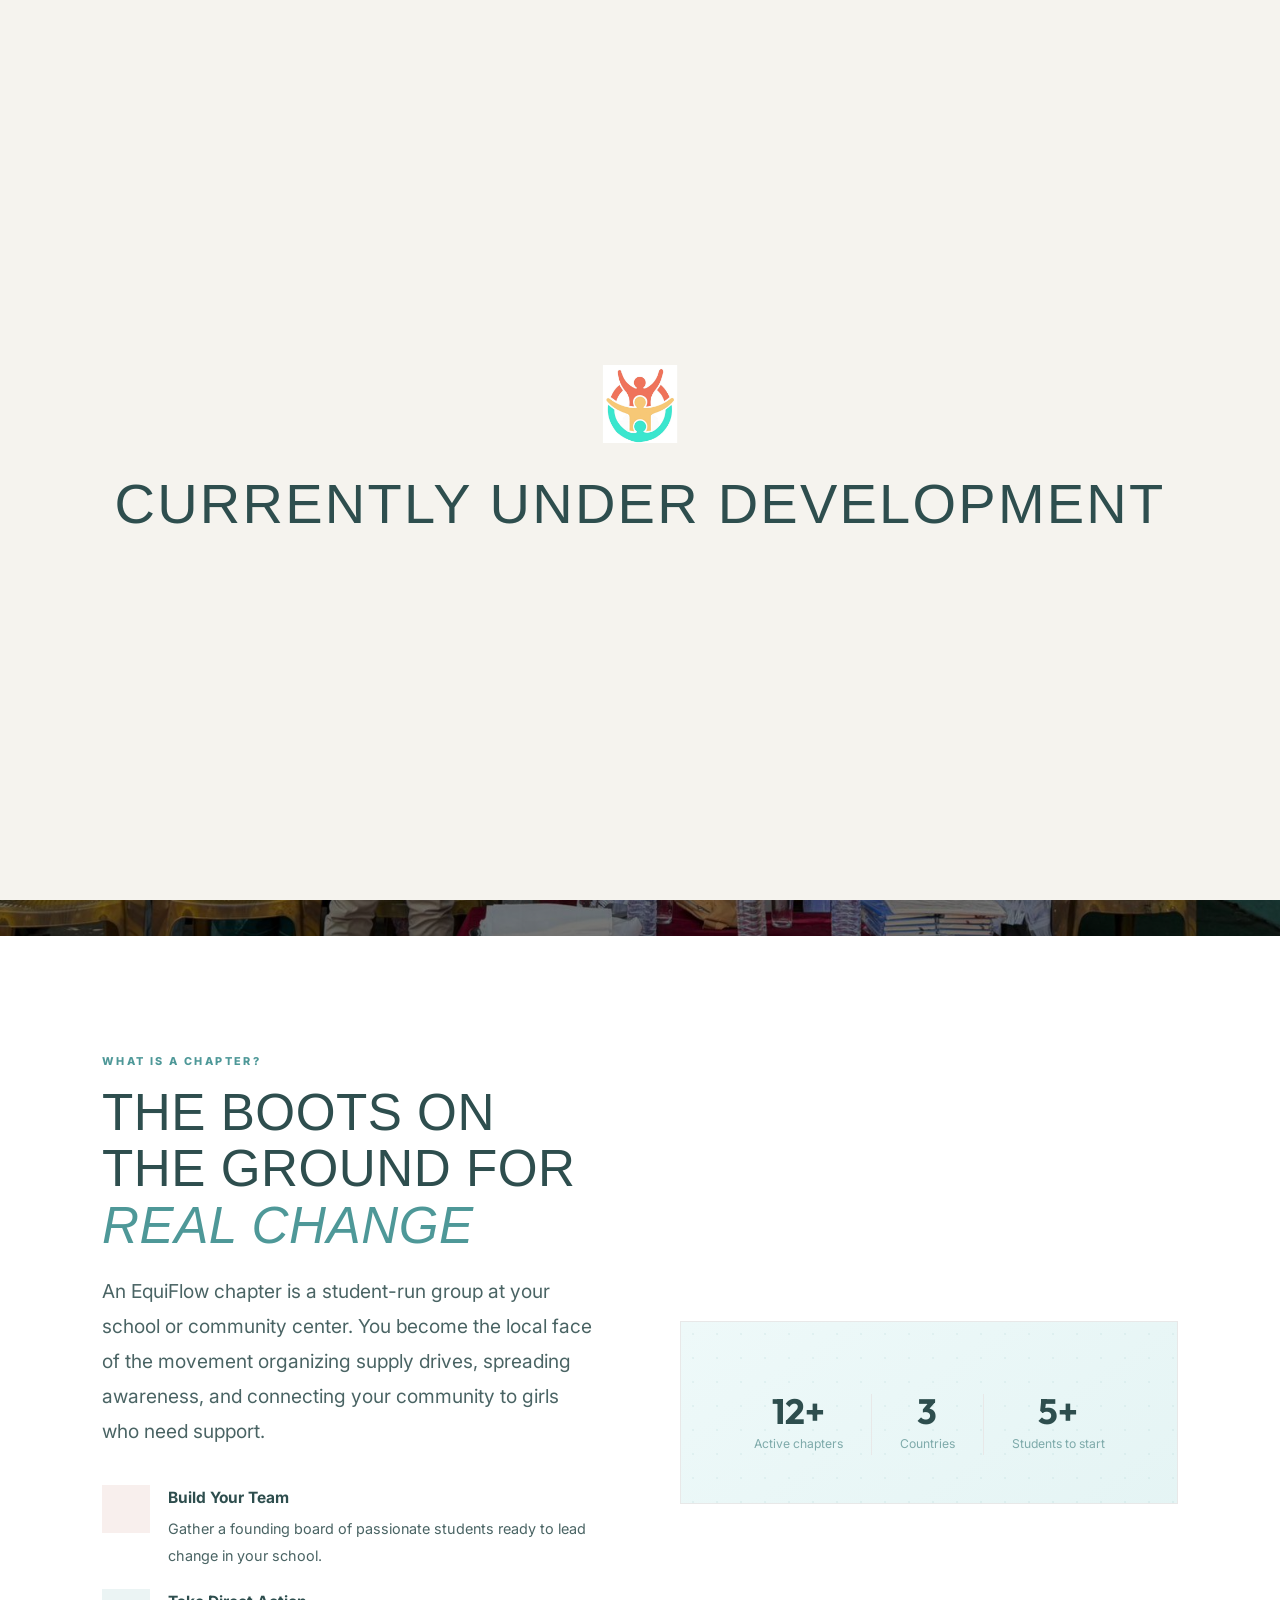
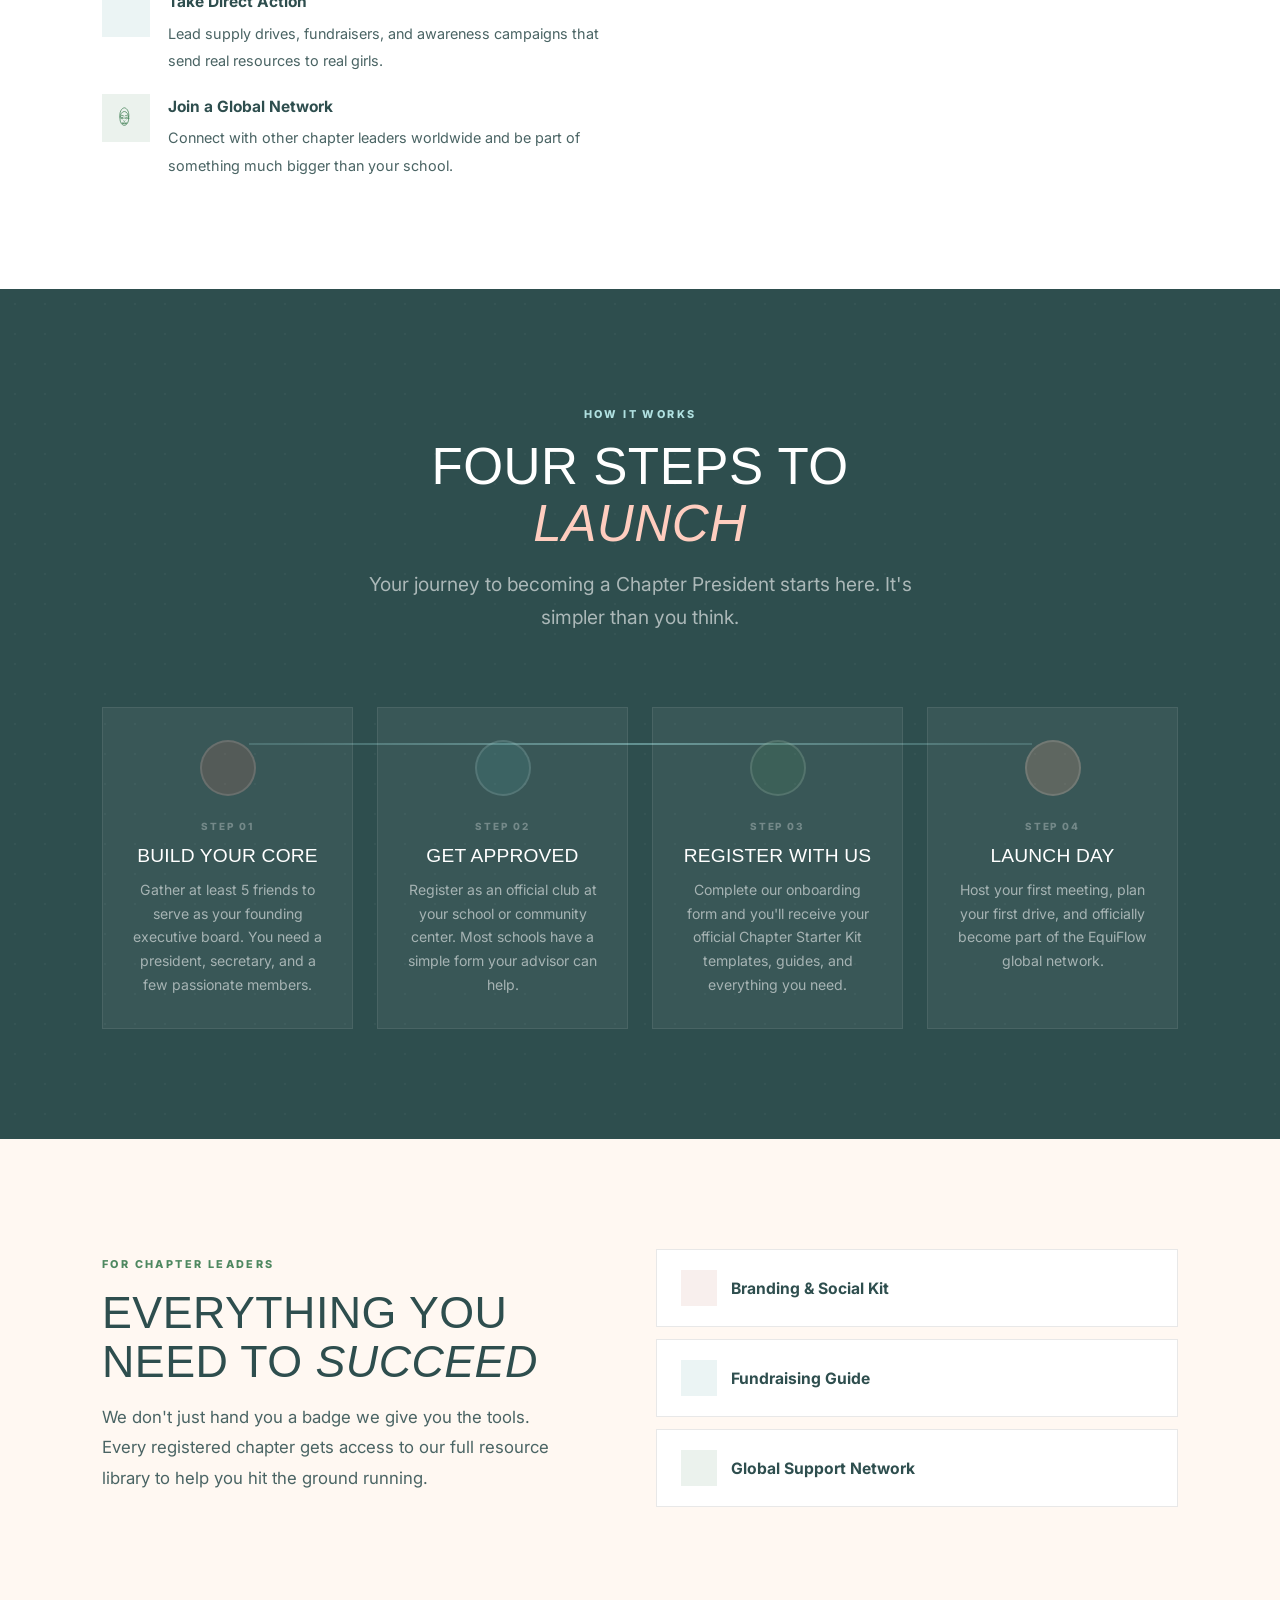
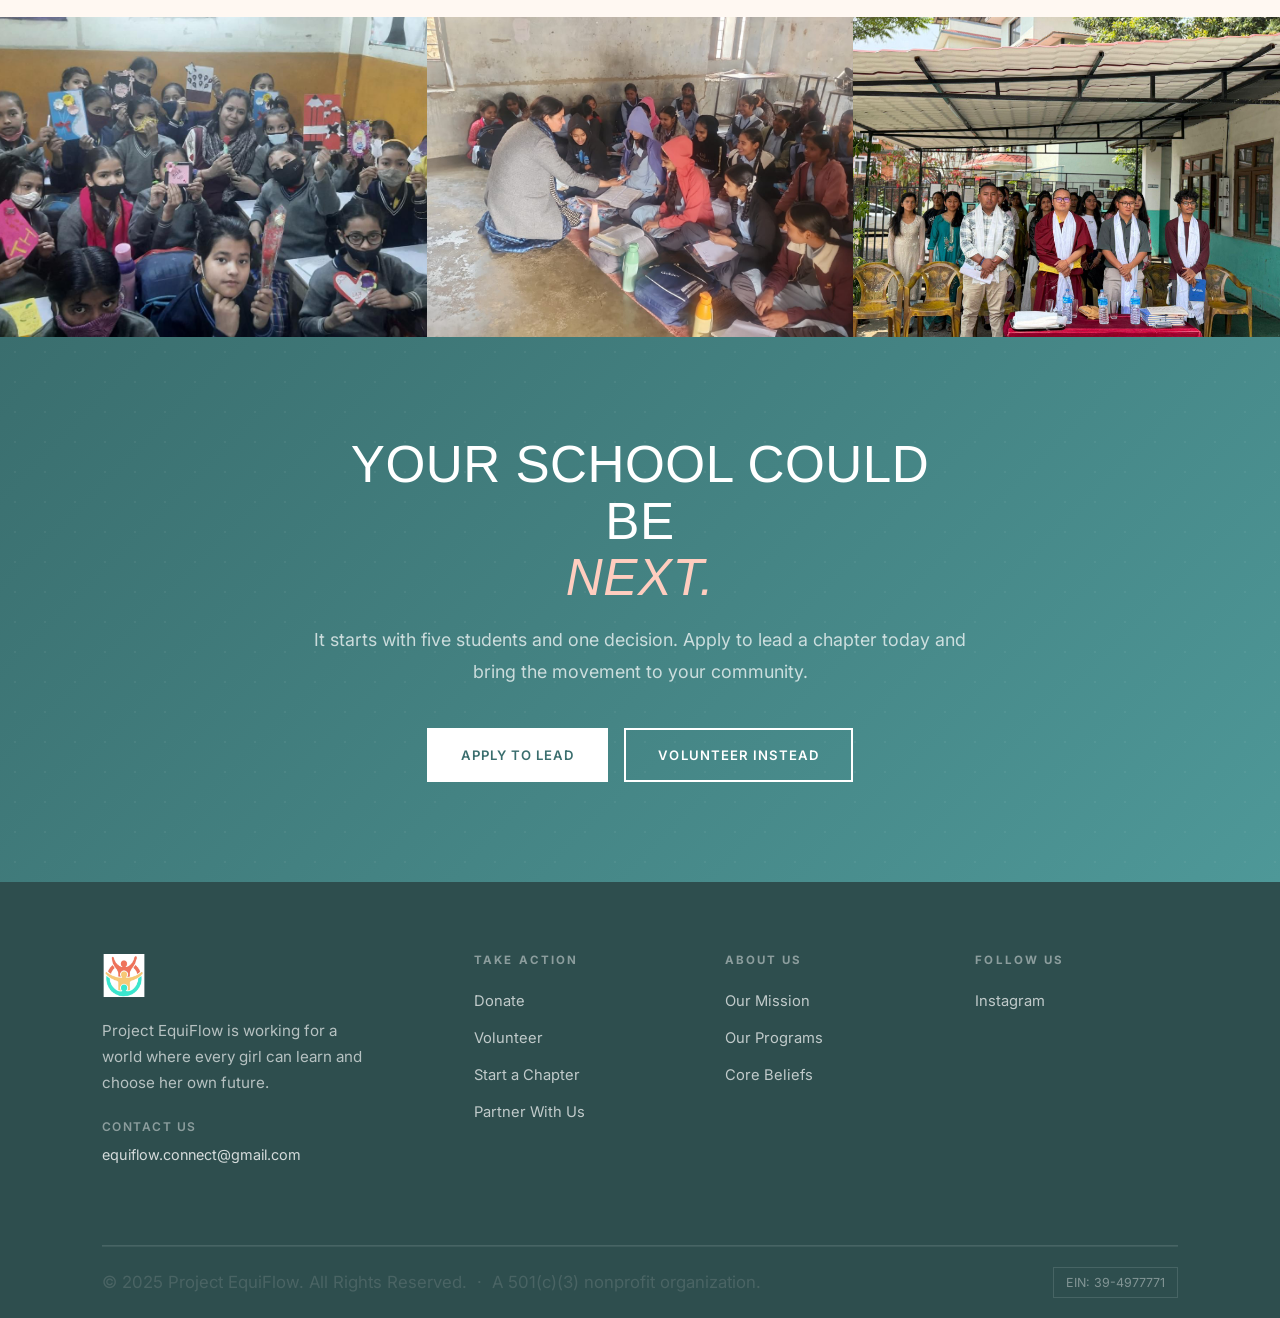
<file: chapter.html>
<!DOCTYPE html>
<html lang="en">
<head>
    <meta charset="UTF-8" />
    <meta name="viewport" content="width=device-width, initial-scale=1.0">
    <title>Start a Chapter | Project EquiFlow</title>


    <style>
        :root {
            --coral:      #FFBDAB;
            --coral-dark: #F5A488;
            --coral-text: #F0906E;
            --teal:       #96D4D4;
            --teal-light: #B0E0E0;
            --teal-pale:  #EEF9F9;
            --teal-dark:  #4E9898;
            --deep-teal:  #3A6E6E;
            --green:      #4E8860;
            --green-pale: #EDF6E8;
            --green-light:#8FD5A6;
            --cream:      #FFF8F2;
            --white:      #FFFFFF;
            --ink:        #2E4E4E;
            --ink-mid:    #4A6464;
            --ink-light:  #7EAAAA;
            --border:     #DDEEED;
            --ff-serif:   'Outfit', sans-serif;
            --ff-sans:    'Nunito', system-ui, sans-serif;
            --ease:       cubic-bezier(0.16, 1, 0.3, 1);
        }

        *, *::before, *::after { margin: 0; padding: 0; box-sizing: border-box; }
        html { scroll-behavior: smooth; }
        body { font-family: var(--ff-sans); background: var(--cream); color: var(--ink-mid); line-height: 1.7; overflow-x: hidden; }
        h1, h2, h3, h4 { font-family: 'Anton', sans-serif; font-weight: 400; text-transform: uppercase; letter-spacing: 0.01em; line-height: 1.18; color: var(--ink); letter-spacing: -0.01em; }
        a { text-decoration: none; }
        .container { max-width: 1140px; margin: 0 auto; padding: 0 28px; }

        /* REVEAL */
        .reveal {}
        .reveal.active {}
        .reveal-left {}
        .reveal-left.active {}
        .reveal-right {}
        .reveal-right.active {}

        .btn { display: inline-block; font-family: var(--ff-sans); font-size: 0.95rem; font-weight: 600; padding: 14px 32px; border-radius: 0; border: 2px solid transparent; cursor: pointer; transition: background 0.15s, color 0.15s, border-color 0.15s; }
        .btn-coral  { background: var(--coral-text); color: #fff; border-color: var(--coral-text); }
        .btn-coral:hover { background: #B06050; }
        .btn-teal   { background: var(--teal-dark); color: #fff; border-color: var(--teal-dark); }
        .btn-teal:hover { background: var(--deep-teal); }
        .btn-white  { background: #fff; color: var(--deep-teal); border-color: #fff; font-weight: 700; }
        .btn-white:hover { background: var(--cream); }
        .btn-outline-white { background: rgba(255,255,255,0.15); color: #fff; border: 2px solid rgba(255,255,255,0.45); }
        .btn-outline-white:hover { background: rgba(255,255,255,0.28); }

        /* =============================================
           NAVIGATION
        ============================================= */
        .site-header { position: fixed; top: 0; left: 0; right: 0; z-index: 200; background: #fff; border-bottom: 1px solid #e8e8e8; transition: box-shadow 0.3s ease; }
        .site-header.scrolled { box-shadow: 0 2px 16px rgba(0,0,0,0.07); }
        .nav-inner { display: flex; align-items: center; justify-content: space-between; height: 70px; }
        .logo img { height: 52px; width: auto; display: block; }
        .nav-links { display: flex; align-items: center; list-style: none; height: 100%; }
        .nav-links > li { position: static; height: 100%; display: flex; align-items: center; }
        .nav-links > li > a { display: flex; align-items: center; gap: 4px; font-size: 0.85rem; font-weight: 600; letter-spacing: 0.08em; text-transform: uppercase; color: var(--ink); padding: 8px 20px; white-space: nowrap; height: 100%; transition: color 0.15s; }
        .nav-links > li > a:not(.btn-donate):hover { color: var(--coral-text); }
        .nav-links > li > a.active-page { color: var(--coral-text); border-bottom: 2px solid var(--coral-text); }
        .nav-chevron { font-size: 0.65rem; opacity: 0.5; }
        .mega-drop { position: absolute; top: 70px; left: 0; right: 0; background: #fff; border-top: 2px solid var(--coral-text); border-bottom: 1px solid #e8e8e8; box-shadow: 0 16px 48px rgba(0,0,0,0.09); opacity: 0; visibility: hidden; transition: opacity 0.18s ease, visibility 0.18s ease; z-index: 300; }
        .has-mega:hover .mega-drop, .has-mega.open .mega-drop { opacity: 1; visibility: visible; }
        .mega-drop-inner { display: grid; grid-template-columns: 1.6fr 1fr 1fr; gap: 0; padding: 36px 0; }
        .mega-col { padding: 0 32px; border-right: 1px solid #f0f0f0; }
        .mega-col:first-child { padding-left: 0; }
        .mega-col:last-child { border-right: none; }
        .mega-label { font-size: 0.65rem; font-weight: 700; letter-spacing: 0.2em; text-transform: uppercase; color: var(--coral-text); margin-bottom: 10px; }
        .mega-desc { font-size: 0.9rem; color: var(--ink-mid); line-height: 1.6; margin-bottom: 16px; font-weight: 400; }
        .mega-see-all { font-size: 0.78rem; font-weight: 700; letter-spacing: 0.08em; text-transform: uppercase; color: var(--ink); transition: color 0.15s; }
        .mega-see-all:hover { color: var(--coral-text); }
        .mega-col-heading { font-size: 0.62rem; font-weight: 700; letter-spacing: 0.2em; text-transform: uppercase; color: #aaa; margin-bottom: 14px; }
        .mega-col ul { list-style: none; display: flex; flex-direction: column; gap: 10px; }
        .mega-col ul li a { font-size: 0.95rem; font-weight: 400; color: var(--ink); transition: color 0.15s; }
        .mega-col ul li a:hover { color: var(--coral-text); }
        .btn-donate { background: var(--coral-text) !important; color: #fff !important; padding: 20px 36px !important; height: auto !important; display: flex !important; align-items: center !important; font-weight: 700 !important; font-size: 0.9rem !important; letter-spacing: 0.12em !important; text-transform: uppercase !important; border-radius: 0 !important; border: none !important; margin-left: 12px; transition: background 0.2s !important; white-space: nowrap; }
        .btn-donate:hover { background: #a05848 !important; }
        .nav-hamburger { display: none; background: none; border: none; cursor: pointer; padding: 4px; flex-direction: column; gap: 5px; }
        .nav-hamburger span { display: block; width: 22px; height: 2px; background: var(--ink); border-radius: 2px; }
        @media (max-width: 900px) {
            .nav-hamburger { display: flex; }
            .nav-inner { height: 56px; }
            .nav-links { display: none; position: fixed; top: 56px; left: 0; right: 0; flex-direction: column; align-items: stretch; height: auto; background: #fff; border-top: 1px solid #e8e8e8; padding: 16px 24px 24px; gap: 4px; box-shadow: 0 8px 24px rgba(0,0,0,0.1); z-index: 999; }
            .nav-links.open { display: flex; }
            .nav-links > li { height: auto; }
            .nav-links > li > a { font-size: 0.9rem; padding: 11px 0; border-bottom: 1px solid #f0f0f0; height: auto; }
            .mega-drop { position: static; opacity: 1; visibility: visible; border: none; box-shadow: none; display: none; }
            .has-mega.open .mega-drop { display: block; }
            .mega-drop-inner { grid-template-columns: 1fr; padding: 8px 0 4px 16px; gap: 12px; }
            .mega-col { border-right: none; padding: 0; }
            .mega-col-intro { display: none; }
            .btn-donate { height: auto !important; padding: 12px 20px !important; margin: 8px 0 0; justify-content: center; }
        }

        /* =============================================
           ANIMATIONS
        ============================================= */
        @keyframes fadeSlideUp { from { opacity: 0; transform: translateY(28px); } to { opacity: 1; transform: translateY(0); } }

        /* =============================================
           HERO
        ============================================= */
        .chap-hero {
            background: url('image/PHOTO-2026-05-13-20-02-27.jpg') center/cover no-repeat;
            padding: 120px 0 80px;
            margin-top: 68px;
            position: relative;
            overflow: hidden;
        }
        .chap-hero::before { content:''; position:absolute; inset:0; background:linear-gradient(to bottom,rgba(0,0,0,0.2) 0%,rgba(0,0,0,0.55) 100%); pointer-events:none; z-index:0; }
        .chap-hero::after  { display:none; }
        .hero-deco { position:absolute; inset:0; pointer-events:none; overflow:hidden; z-index:0; }
        .hd-sparkle { position:absolute; }
          50%{opacity:1;transform:scale(1.3) rotate(18deg);} }
                       50%{opacity:.55;transform:scale(1.18);} }
        @keyframes netFloat  { 0%,100%{opacity:.22;transform:translateY(0);}           50%{opacity:.42;transform:translateY(-8px);} }
        .chap-net-float {  }
        .blob-canvas { position:absolute; inset:0; overflow:hidden; pointer-events:none; z-index:0; }
        .blob { position:absolute; border-radius:50%; filter:blur(80px); }

        .chap-hero-content { position:relative; z-index:1; max-width:760px; }
        .hero-eyebrow { display:inline-flex; align-items:center; gap:8px; background:rgba(255,255,255,0.14); border:1px solid rgba(255,255,255,0.28); border-radius:100px; padding:7px 18px; font-size:0.7rem; font-weight:700; letter-spacing:0.2em; text-transform:uppercase; color:#fff; margin-bottom:28px;  }
        .hero-eyebrow i { color: var(--coral); font-size: 0.75rem; }
        .chap-hero h1 { font-size:clamp(3rem,7vw,5.5rem); color:#fff; font-weight:700; line-height:1.06; margin-bottom:26px;  }
        .chap-hero h1 em { font-style:italic; color:var(--coral); }
        .chap-hero-sub { font-size:clamp(1.05rem,2vw,1.25rem); color:rgba(255,255,255,0.78); line-height:1.8; max-width:580px; margin-bottom:44px;  }
        .hero-btns { display:flex; gap:14px; flex-wrap:wrap;  }

        /* =============================================
           WHAT IS A CHAPTER
        ============================================= */
        .what-section { padding: 110px 0; background: var(--white); }
        .what-grid { display: grid; grid-template-columns: 1fr 1fr; gap: 80px; align-items: center; }
        .what-text h2 { font-size: clamp(2rem, 4vw, 3.2rem); margin-bottom: 20px; }
        .what-text h2 em { font-style: italic; color: var(--teal-dark); }
        .what-text p  { font-size: 1.2rem; color: var(--ink-mid); line-height: 1.82; margin-bottom: 36px; }

        .what-feats { display: flex; flex-direction: column; gap: 20px; }
        .what-feat  { display: flex; align-items: flex-start; gap: 18px; }
        .wf-icon { width: 48px; height: 48px; border-radius: 0; display: flex; align-items: center; justify-content: center; font-size: 1.1rem; flex-shrink: 0; }
        .wf-1 .wf-icon { background: rgba(192,112,96,0.11); color: var(--coral-text); }
        .wf-2 .wf-icon { background: rgba(78,152,152,0.11); color: var(--teal-dark); }
        .wf-3 .wf-icon { background: rgba(78,136,96,0.11); color: var(--green); }
        .wf-body strong { display: block; font-family: var(--ff-sans); font-size: 0.97rem; font-weight: 700; color: var(--ink); margin-bottom: 4px; }
        .wf-body span   { font-size: 0.9rem; color: var(--ink-mid); line-height: 1.65; }

        /* Visual card */
        .what-visual { position: relative; }
        .what-visual-card {
            background: linear-gradient(145deg, var(--teal-pale), rgba(150,212,212,0.25));
            border: 1px solid var(--border);
            border-radius: 0; padding: 48px 40px;
            text-align: center; position: relative; overflow: hidden;
        }
        .what-visual-card::before { content:''; position:absolute; inset:0; background-image:radial-gradient(circle,rgba(78,152,152,0.08) 1.5px,transparent 1.5px); background-size:24px 24px; }
        .wvc-icon { font-size: 6rem; color: var(--teal-dark); opacity: 0.18; margin-bottom: 24px; position: relative; z-index: 1; }
        .wvc-stat-row { display: flex; gap: 0; justify-content: center; position: relative; z-index: 1; }
        .wvc-stat { padding: 0 28px; }
        .wvc-stat + .wvc-stat { border-left: 1px solid var(--border); }
        .wvc-num { font-family: var(--ff-serif); font-size: 2.2rem; font-weight: 700; color: var(--ink); line-height: 1; }
        .wvc-lbl { font-size: 0.76rem; color: var(--ink-light); margin-top: 5px; }

        @media (max-width: 860px) { .what-grid { grid-template-columns: 1fr; gap: 56px; } }

        /* =============================================
           HOW TO LAUNCH 4 STEPS
        ============================================= */
        .launch-section { padding: 110px 0; background: var(--ink); position: relative; overflow: hidden; }
        .launch-section::before { content:''; position:absolute; inset:0; background-image:radial-gradient(circle,rgba(255,255,255,0.03) 1.5px,transparent 1.5px); background-size:30px 30px; }
        .launch-header { text-align: center; max-width: 560px; margin: 0 auto 72px; position: relative; z-index: 1; }
        .launch-eyebrow { display: inline-block; font-size: 0.68rem; font-weight: 800; letter-spacing: 0.22em; text-transform: uppercase; color: var(--teal-light); margin-bottom: 16px; }
        .launch-header h2 { font-size: clamp(2rem,4vw,3.2rem); color: #fff; margin-bottom: 16px; }
        .launch-header h2 em { font-style: italic; color: var(--coral); }
        .launch-header p  { font-size: 1.2rem; color: rgba(255,255,255,0.6); line-height: 1.75; }

        .steps-grid { display: grid; grid-template-columns: repeat(4,1fr); gap: 24px; position: relative; z-index: 1; }

        /* connecting line */
        .steps-grid::before { content:''; position:absolute; top: 36px; left: calc(12.5% + 12px); right: calc(12.5% + 12px); height: 2px; background: linear-gradient(90deg,rgba(150,212,212,0.2),rgba(150,212,212,0.5),rgba(150,212,212,0.2)); z-index: 0; }

        .step-card { background: rgba(255,255,255,0.05); border: 1px solid rgba(255,255,255,0.08); border-radius: 0; padding: 32px 26px; text-align: center; transition: background 0.15s, color 0.15s, border-color 0.15s; position: relative; z-index: 1; }
        .step-card:hover { background: rgba(255,255,255,0.09); box-shadow: 0 20px 48px rgba(0,0,0,0.2); }

        .step-bubble { width: 56px; height: 56px; border-radius: 50%; display: flex; align-items: center; justify-content: center; margin: 0 auto 22px; font-size: 1.2rem; border: 2px solid rgba(255,255,255,0.12); position: relative; z-index: 1; }
        .step-card:nth-child(1) .step-bubble { background: rgba(192,112,96,0.2); color: var(--coral); }
        .step-card:nth-child(2) .step-bubble { background: rgba(78,152,152,0.2); color: var(--teal-light); }
        .step-card:nth-child(3) .step-bubble { background: rgba(78,136,96,0.2); color: var(--green-light); }
        .step-card:nth-child(4) .step-bubble { background: rgba(245,164,136,0.2); color: var(--coral-dark); }

        .step-num-label { font-size: 0.62rem; font-weight: 800; letter-spacing: 0.2em; text-transform: uppercase; color: rgba(255,255,255,0.3); margin-bottom: 10px; }
        .step-card h3   { font-size: 1.2rem; color: #fff; margin-bottom: 12px; }
        .step-card p    { font-size: 0.88rem; color: rgba(255,255,255,0.55); line-height: 1.68; }

        @media (max-width: 860px) {
            .steps-grid { grid-template-columns: repeat(2,1fr); }
            .steps-grid::before { display: none; }
        }
        @media (max-width: 500px) { .steps-grid { grid-template-columns: 1fr; } }

        /* =============================================
           CHAPTER RESOURCES (ACCORDION)
        ============================================= */
        .resources-section { padding: 110px 0; background: var(--cream); }
        .resources-grid { display: grid; grid-template-columns: 1fr 1.1fr; gap: 80px; align-items: start; }
        .resources-text h2 { font-size: clamp(2rem,4vw,3.2rem); margin-bottom: 20px; }
        .resources-text h2 em { font-style: italic; color: var(--green); }
        .resources-text p  { font-size: 1.2rem; color: var(--ink-mid); line-height: 1.82; }

        /* Accordion */
        .accordion { display: flex; flex-direction: column; gap: 12px; }
        .acc-item   { background: var(--white); border: 1px solid var(--border); border-radius: 0; overflow: hidden; transition: box-shadow 0.25s; }
        .acc-item:hover { box-shadow: 0 6px 24px rgba(0,0,0,0.06); }
        .acc-trigger {
            width: 100%; padding: 20px 24px; border: none; background: none; cursor: pointer;
            display: flex; align-items: center; justify-content: space-between; gap: 16px;
            font-family: var(--ff-sans); font-size: 0.98rem; font-weight: 700; color: var(--ink);
            text-align: left; transition: background 0.18s;
        }
        .acc-trigger:hover { background: var(--teal-pale); }
        .acc-trigger-left { display: flex; align-items: center; gap: 14px; }
        .acc-trigger-icon { width: 36px; height: 36px; border-radius: 0; display: flex; align-items: center; justify-content: center; font-size: 0.9rem; flex-shrink: 0; }
        .acc-item:nth-child(1) .acc-trigger-icon { background: rgba(192,112,96,0.11); color: var(--coral-text); }
        .acc-item:nth-child(2) .acc-trigger-icon { background: rgba(78,152,152,0.11); color: var(--teal-dark); }
        .acc-item:nth-child(3) .acc-trigger-icon { background: rgba(78,136,96,0.11); color: var(--green); }
        .acc-chevron { font-size: 0.75rem; color: var(--ink-light); transition: background 0.15s, color 0.15s; flex-shrink: 0; }
        .acc-item.open .acc-chevron { transform: rotate(-180deg); }

        .acc-body   { max-height: 0; overflow: hidden; transition: max-height 0.4s cubic-bezier(0,1,0,1); }
        .acc-item.open .acc-body { max-height: 400px; transition: max-height 0.55s ease-in-out; }
        .acc-body-inner { padding: 4px 24px 22px; }
        .acc-body-inner p { font-size: 0.92rem; color: var(--ink-mid); line-height: 1.72; margin-bottom: 14px; }
        .acc-link { display: inline-flex; align-items: center; gap: 7px; font-size: 0.88rem; font-weight: 700; color: var(--teal-dark); transition: gap 0.2s; }
        .acc-link:hover { gap: 11px; }

        @media (max-width: 860px) { .resources-grid { grid-template-columns: 1fr; gap: 56px; } }

        /* =============================================
           CTA BANNER
        ============================================= */
        .cta-banner { background: linear-gradient(135deg, var(--deep-teal) 0%, var(--teal-dark) 100%); padding: 100px 0; text-align: center; position: relative; overflow: hidden; }
        .cta-banner::before { content:''; position:absolute; inset:0; background-image:radial-gradient(circle,rgba(255,255,255,0.05) 1.5px,transparent 1.5px); background-size:30px 30px; }
        .cta-inner { position: relative; z-index: 1; max-width: 660px; margin: 0 auto; }
        .cta-banner h2    { font-size: clamp(2rem,4vw,3.2rem); color: #fff; margin-bottom: 18px; }
        .cta-banner h2 em { font-style: italic; color: var(--coral); }
        .cta-banner p     { font-size: 1.12rem; color: rgba(255,255,255,0.72); line-height: 1.78; margin-bottom: 40px; }
        .cta-btns { display: flex; gap: 16px; justify-content: center; flex-wrap: wrap; }

        /* =============================================
           FOOTER
        ============================================= */
        .footer { background: var(--ink); padding: 60px 0 32px; }
        .footer-grid { display: grid; grid-template-columns: 2fr 1fr 1fr 1fr; gap: 48px; margin-bottom: 48px; }
        .footer .logo-name      { color: #fff; }
        .footer .logo-name span { color: var(--coral-dark); }
        .footer .logo-sub       { color: var(--teal-light); }
        .footer-tagline { font-size: 0.9rem; color: rgba(255,255,255,0.42); margin-top: 16px; line-height: 1.72; max-width: 260px; }
        .footer-col h4  { font-family: var(--ff-sans); font-size: 0.7rem; font-weight: 700; letter-spacing: 0.18em; text-transform: uppercase; color: rgba(255,255,255,0.33); margin-bottom: 20px; }
        .footer-col ul  { list-style: none; display: flex; flex-direction: column; gap: 10px; }
        .footer-col ul li a { font-size: 0.92rem; color: rgba(255,255,255,0.58); transition: color 0.2s; }
        .footer-col ul li a:hover { color: #fff; }
        .footer-bottom { border-top: 1px solid rgba(255,255,255,0.08); padding-top: 28px; text-align: center; font-size: 0.8rem; color: rgba(255,255,255,0.28); }
        @media (max-width: 820px) { .footer-grid { grid-template-columns: 1fr 1fr; } }
        @media (max-width: 480px) { .footer-grid { grid-template-columns: 1fr; } }
    </style>
    <link rel="stylesheet" href="shared.css">
    <link rel="stylesheet" href="transitions.css">
    <link rel="icon" type="image/png" href="image/logo-clean.png">
<style>
#dev-overlay {
    position: fixed;
    inset: 0;
    z-index: 99999;
    background: #f5f3ee;
    display: flex;
    flex-direction: column;
    align-items: center;
    justify-content: center;
    gap: 16px;
    font-family: "Outfit", sans-serif;
}
#dev-overlay img { height: 64px; width: auto; margin-bottom: 8px; }
#dev-overlay .dev-tag {
    background: #F0906E;
    color: #fff;
    font-size: 0.75rem;
    font-weight: 700;
    letter-spacing: 0.12em;
    text-transform: uppercase;
    padding: 4px 16px;
    border-radius: 999px;
}
#dev-overlay h1 {
    font-family: "Anton", sans-serif;
    font-size: clamp(2rem, 6vw, 3.5rem);
    color: #2E4E4E;
    letter-spacing: 0.04em;
    margin: 0;
    text-align: center;
}
#dev-overlay p {
    font-size: 1.05rem;
    color: #4A6464;
    margin: 0;
    text-align: center;
    max-width: 360px;
    line-height: 1.6;
}
</style>
</head>
<body>
<div id="dev-overlay">
  <img src="image/logo-clean.png" alt="Project EquiFlow" style="height:80px;width:auto;margin-bottom:12px;" />
  <h1>Currently Under Development</h1>
  </div>


    <!-- NAVIGATION -->
    <header class="site-header" id="site-header">
        <div class="container nav-inner">
            <a href="index.html" class="logo">
                <img src="image/logo-clean.png" alt="Project EquiFlow" style="height:52px;width:auto;display:block;" />
            </a>
                        <ul class="nav-links" id="nav-links">
                <li><a href="index.html">About</a></li>
                <li><a href="why-education.html">Why Education?</a></li>
                <li><a href="program.html">Programs</a></li>
                <li><a href="volunteer.html" class="active-page">Get Involved</a></li>
                <li><a href="https://docs.google.com/forms/d/1ufZauH4xaZ37Nz5kRHjh_QIL51TuNn06vASEfGitVos/viewform" target="_blank" rel="noopener" class="btn-donate">Donate</a></li>
            </ul>
            <button class="nav-hamburger" id="hamburger" aria-label="Open menu">
                <span></span><span></span><span></span>
            </button>
        </div>
    </header>

    <!-- HERO -->
    <section class="chap-hero">

                <div class="container">
            <div class="chap-hero-content">
                <div class="hero-eyebrow">
                    
                    Student-Led · Community-Driven
                </div>
                <h1>Bring EquiFlow<br>to your <em>school.</em></h1>
                <p class="chap-hero-sub">
                    A chapter is your local hub for the movement. Organize drives, raise awareness, and build a community of students who believe every girl deserves to stay in school.
                </p>
                <div class="hero-btns">
                    <a href="#launch" class="btn btn-white">Apply to Lead</a>
                    <a href="#what" class="btn btn-outline-white">How It Works</a>
                </div>
            </div>
        </div>
    </section>

    <!-- WHAT IS A CHAPTER -->
    <section class="what-section" id="what">
        <div class="container">
            <div class="what-grid">
                <div class="what-text reveal-left">
                    <span style="display:inline-block;font-size:0.68rem;font-weight:800;letter-spacing:0.22em;text-transform:uppercase;color:var(--teal-dark);margin-bottom:14px;">What Is a Chapter?</span>
                    <h2>The boots on<br>the ground for<br><em>real change</em></h2>
                    <p>An EquiFlow chapter is a student-run group at your school or community center. You become the local face of the movement organizing supply drives, spreading awareness, and connecting your community to girls who need support.</p>
                    <div class="what-feats">
                        <div class="what-feat wf-1">
                            <div class="wf-icon"></div>
                            <div class="wf-body">
                                <strong>Build Your Team</strong>
                                <span>Gather a founding board of passionate students ready to lead change in your school.</span>
                            </div>
                        </div>
                        <div class="what-feat wf-2">
                            <div class="wf-icon"></div>
                            <div class="wf-body">
                                <strong>Take Direct Action</strong>
                                <span>Lead supply drives, fundraisers, and awareness campaigns that send real resources to real girls.</span>
                            </div>
                        </div>
                        <div class="what-feat wf-3">
                            <div class="wf-icon"><svg xmlns="http://www.w3.org/2000/svg" viewBox="0 0 48 62" fill="none" stroke="currentColor" stroke-width="2.2" stroke-linecap="round" stroke-linejoin="round" style="width:1em;height:1.3em;"><path d="M8 28C6 14 12 3 20 2C28 3 34 14 32 28"/><ellipse cx="20" cy="31" rx="12" ry="19"/><path d="M10 25C12 22 16 22 18 24"/><path d="M22 24C24 22 28 22 30 25"/><path d="M10 30C12 27 16 27 18 30"/><path d="M10 30C12 33 16 33 18 30"/><path d="M22 30C24 27 28 27 30 30"/><path d="M22 30C24 33 28 33 30 30"/><path d="M18 38Q20 41 22 38"/><path d="M14 44Q20 42 26 44"/><path d="M14 44Q20 48 26 44"/></svg></div>
                            <div class="wf-body">
                                <strong>Join a Global Network</strong>
                                <span>Connect with other chapter leaders worldwide and be part of something much bigger than your school.</span>
                            </div>
                        </div>
                    </div>
                </div>
                <div class="what-visual reveal-right">
                    <div class="what-visual-card">
                        <div class="wvc-icon"></div>
                        <div class="wvc-stat-row">
                            <div class="wvc-stat">
                                <div class="wvc-num">12+</div>
                                <div class="wvc-lbl">Active chapters</div>
                            </div>
                            <div class="wvc-stat">
                                <div class="wvc-num">3</div>
                                <div class="wvc-lbl">Countries</div>
                            </div>
                            <div class="wvc-stat">
                                <div class="wvc-num">5+</div>
                                <div class="wvc-lbl">Students to start</div>
                            </div>
                        </div>
                    </div>
                </div>
            </div>
        </div>
    </section>

    <!-- FOUR STEPS TO LAUNCH -->
    <section class="launch-section" id="launch">
        <div class="container">
            <div class="launch-header reveal">
                <div class="launch-eyebrow">How It Works</div>
                <h2>Four steps to<br><em>launch</em></h2>
                <p>Your journey to becoming a Chapter President starts here. It's simpler than you think.</p>
            </div>
            <div class="steps-grid">
                <div class="step-card reveal" data-delay="0">
                    <div class="step-bubble"></div>
                    <div class="step-num-label">Step 01</div>
                    <h3>Build Your Core</h3>
                    <p>Gather at least 5 friends to serve as your founding executive board. You need a president, secretary, and a few passionate members.</p>
                </div>
                <div class="step-card reveal" data-delay="120">
                    <div class="step-bubble"></div>
                    <div class="step-num-label">Step 02</div>
                    <h3>Get Approved</h3>
                    <p>Register as an official club at your school or community center. Most schools have a simple form your advisor can help.</p>
                </div>
                <div class="step-card reveal" data-delay="240">
                    <div class="step-bubble"></div>
                    <div class="step-num-label">Step 03</div>
                    <h3>Register With Us</h3>
                    <p>Complete our onboarding form and you'll receive your official Chapter Starter Kit templates, guides, and everything you need.</p>
                </div>
                <div class="step-card reveal" data-delay="360">
                    <div class="step-bubble"></div>
                    <div class="step-num-label">Step 04</div>
                    <h3>Launch Day</h3>
                    <p>Host your first meeting, plan your first drive, and officially become part of the EquiFlow global network.</p>
                </div>
            </div>
        </div>
    </section>

    <!-- CHAPTER RESOURCES -->
    <section class="resources-section">
        <div class="container">
            <div class="resources-grid">
                <div class="reveal-left">
                    <span style="display:inline-block;font-size:0.68rem;font-weight:800;letter-spacing:0.22em;text-transform:uppercase;color:var(--green);margin-bottom:14px;">For Chapter Leaders</span>
                    <h2>Everything you<br>need to <em>succeed</em></h2>
                    <p style="margin-top:16px;">We don't just hand you a badge we give you the tools. Every registered chapter gets access to our full resource library to help you hit the ground running.</p>
                </div>
                <div class="accordion reveal-right">

                    <div class="acc-item">
                        <button class="acc-trigger">
                            <div class="acc-trigger-left">
                                <div class="acc-trigger-icon"></div>
                                Branding &amp; Social Kit
                            </div>
                            
                        </button>
                        <div class="acc-body">
                            <div class="acc-body-inner">
                                <p>Download our official logos, Instagram templates, and flyer designs to make your chapter look professional from day one.</p>
                                <a href="#" class="acc-link">Download kit </a>
                            </div>
                        </div>
                    </div>

                    <div class="acc-item">
                        <button class="acc-trigger">
                            <div class="acc-trigger-left">
                                <div class="acc-trigger-icon"></div>
                                Fundraising Guide
                            </div>
                            
                        </button>
                        <div class="acc-body">
                            <div class="acc-body-inner">
                                <p>A complete step-by-step guide on how to host bake sales, supply drives, and work with local sponsors to fund your chapter's work.</p>
                                <a href="#" class="acc-link">View guide </a>
                            </div>
                        </div>
                    </div>

                    <div class="acc-item">
                        <button class="acc-trigger">
                            <div class="acc-trigger-left">
                                <div class="acc-trigger-icon"></div>
                                Global Support Network
                            </div>
                            
                        </button>
                        <div class="acc-body">
                            <div class="acc-body-inner">
                                <p>Connect with other Chapter Presidents through our monthly calls and private community hub. Access details are sent after successful chapter registration.</p>
                            </div>
                        </div>
                    </div>

                </div>
            </div>
        </div>
    </section>

    <!-- CTA BANNER -->
        <!-- PHOTO STRIP -->
    <div style="display:grid;grid-template-columns:1fr 1fr 1fr;gap:0;height:320px;overflow:hidden;">
        <img src="image/IMG_0309.png" alt="Girls with health kits" style="width:100%;height:100%;object-fit:cover;object-position:center;" />
        <img src="image/IMG_7275.png" alt="Girls learning" style="width:100%;height:100%;object-fit:cover;object-position:center;" />
        <img src="image/PHOTO-2026-05-13-20-02-27.jpg" alt="Group of girls" style="width:100%;height:100%;object-fit:cover;object-position:center 40%;" />
    </div>

    <section class="cta-banner">
        <div class="cta-inner">
            <h2>Your school could be<br><em>next.</em></h2>
            <p>It starts with five students and one decision. Apply to lead a chapter today and bring the movement to your community.</p>
            <div class="cta-btns">
                <a href="#" class="btn btn-white">Apply to Lead</a>
                <a href="volunteer.html" class="btn btn-outline-white">Volunteer Instead</a>
            </div>
        </div>
    </section>

    <!-- FOOTER -->
    <footer class="footer">
        <div class="container">
            <div class="footer-inner">
                <div class="footer-brand-col">
                    <img src="image/logo-clean.png" alt="Project EquiFlow" class="footer-logo-img" />
                    <p class="footer-tagline">Project EquiFlow is working for a world where every girl can learn and choose her own future.</p>
                    <div class="footer-contact-block">
                        <p>Contact Us</p>
                        <a href="mailto:equiflow.connect@gmail.com">equiflow.connect@gmail.com</a>
                    </div>
                </div>
                <div class="footer-col">
                    <h4>Take Action</h4>
                    <ul>
                        <li><a href="https://docs.google.com/forms/d/1ufZauH4xaZ37Nz5kRHjh_QIL51TuNn06vASEfGitVos/viewform" target="_blank" rel="noopener">Donate</a></li>
                        <li><a href="volunteer.html">Volunteer</a></li>
                        <li><a href="https://docs.google.com/forms/d/e/1FAIpQLScfsn3H9LZ4NnRd0ORk6OgTbW1NsHnHxJmTMsAm6yLCFaHRUA/viewform?usp=publish-editor" target="_blank" rel="noopener">Start a Chapter</a></li>
                        <li><a href="partner.html">Partner With Us</a></li>
                    </ul>
                </div>
                <div class="footer-col">
                    <h4>About Us</h4>
                    <ul>
                        <li><a href="mission.html">Our Mission</a></li>
                        <li><a href="program.html">Our Programs</a></li>
                        <li><a href="mission.html#beliefs">Core Beliefs</a></li>
                    </ul>
                </div>
                <div class="footer-col">
                    <h4>Follow Us</h4>
                    <ul>
                        <li><a href="https://www.instagram.com/projectequiflow/?__d=11%252F" target="_blank" rel="noopener">Instagram</a></li>
                    </ul>
                </div>
            </div>
            <div class="footer-bottom">
                <p>&copy; 2025 Project EquiFlow. All Rights Reserved. &nbsp;&middot;&nbsp; A 501(c)(3) nonprofit organization.</p>
                <span class="footer-ein">EIN: 39-4977771</span>
            </div>
        </div>
    </footer>

    <script>
        /* Sticky nav */
        const header = document.getElementById('site-header');
        window.addEventListener('scroll', () => {
            header.classList.toggle('scrolled', window.scrollY > 20);
        }, { passive: true });

        /* Mobile nav */
        const hamburger = document.getElementById('hamburger');
        const navLinks  = document.getElementById('nav-links');
        hamburger.addEventListener('click', () => {
            const open = navLinks.classList.toggle('open');
            hamburger.innerHTML = open
                ? '<span style="transform:rotate(45deg) translate(5px,5px)"></span><span style="opacity:0"></span><span style="transform:rotate(-45deg) translate(5px,-5px)"></span>'
                : '<span></span><span></span><span></span>';
        });
        /* ── Mobile mega dropdown toggles ── */
        document.querySelectorAll('.nav-links .has-mega > a').forEach(a => {
            a.addEventListener('click', e => {
                if (window.innerWidth <= 900) {
                    e.preventDefault();
                    a.parentElement.classList.toggle('open');
                }
            });
        });
        });

        /* Accordion */
        document.querySelectorAll('.acc-trigger').forEach(btn => {
            btn.addEventListener('click', () => {
                const item   = btn.closest('.acc-item');
                const isOpen = item.classList.contains('open');
                document.querySelectorAll('.acc-item').forEach(el => el.classList.remove('open'));
                if (!isOpen) item.classList.add('open');
            });
        });

        /* Scroll reveal */
        const observer = new IntersectionObserver((entries) => {
            entries.forEach(e => {
                if (e.isIntersecting) {
                    const delay = e.target.dataset.delay || 0;
                    setTimeout(() => e.target.classList.add('active'), +delay);
                    observer.unobserve(e.target);
                }
            });
        }, { threshold: 0.1 });

        document.querySelectorAll('.reveal, .reveal-left, .reveal-right').forEach(el => {
            observer.observe(el);
        });
    </script>
    
</body>
</html>
</file>
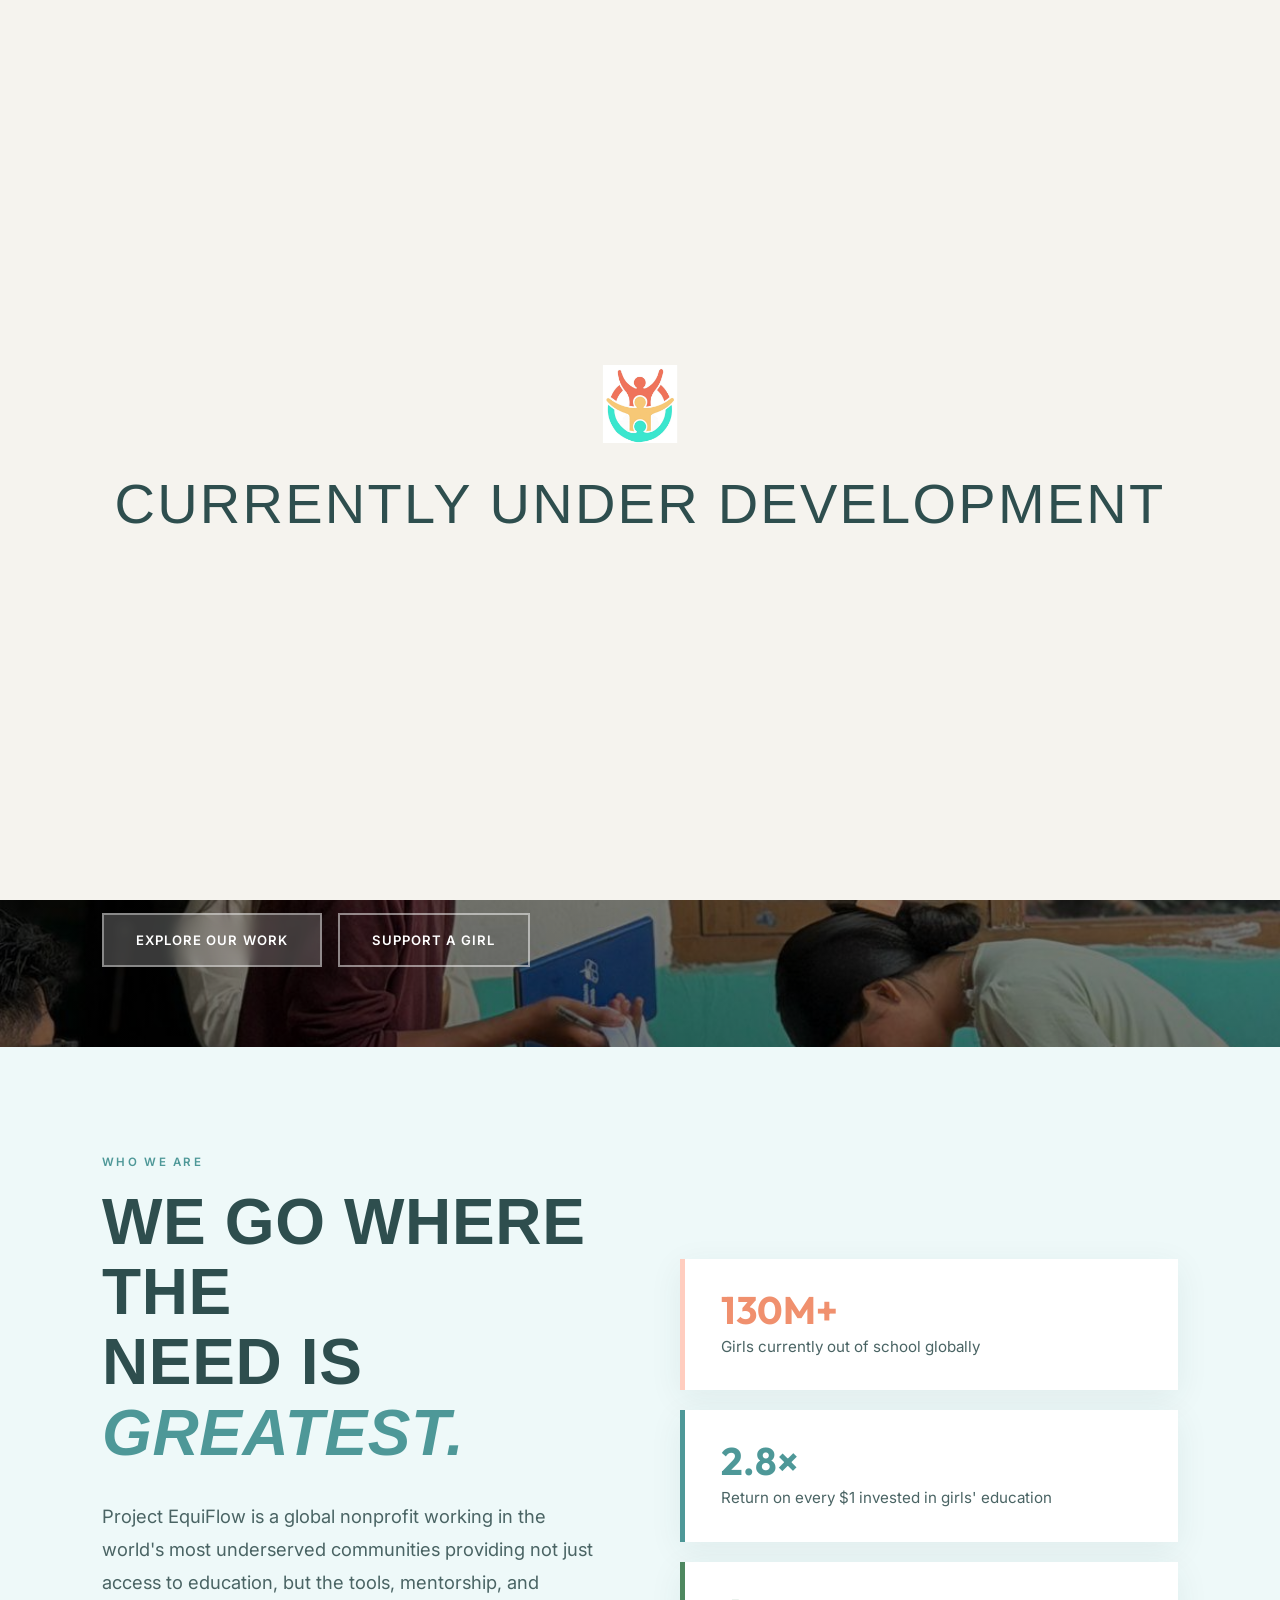
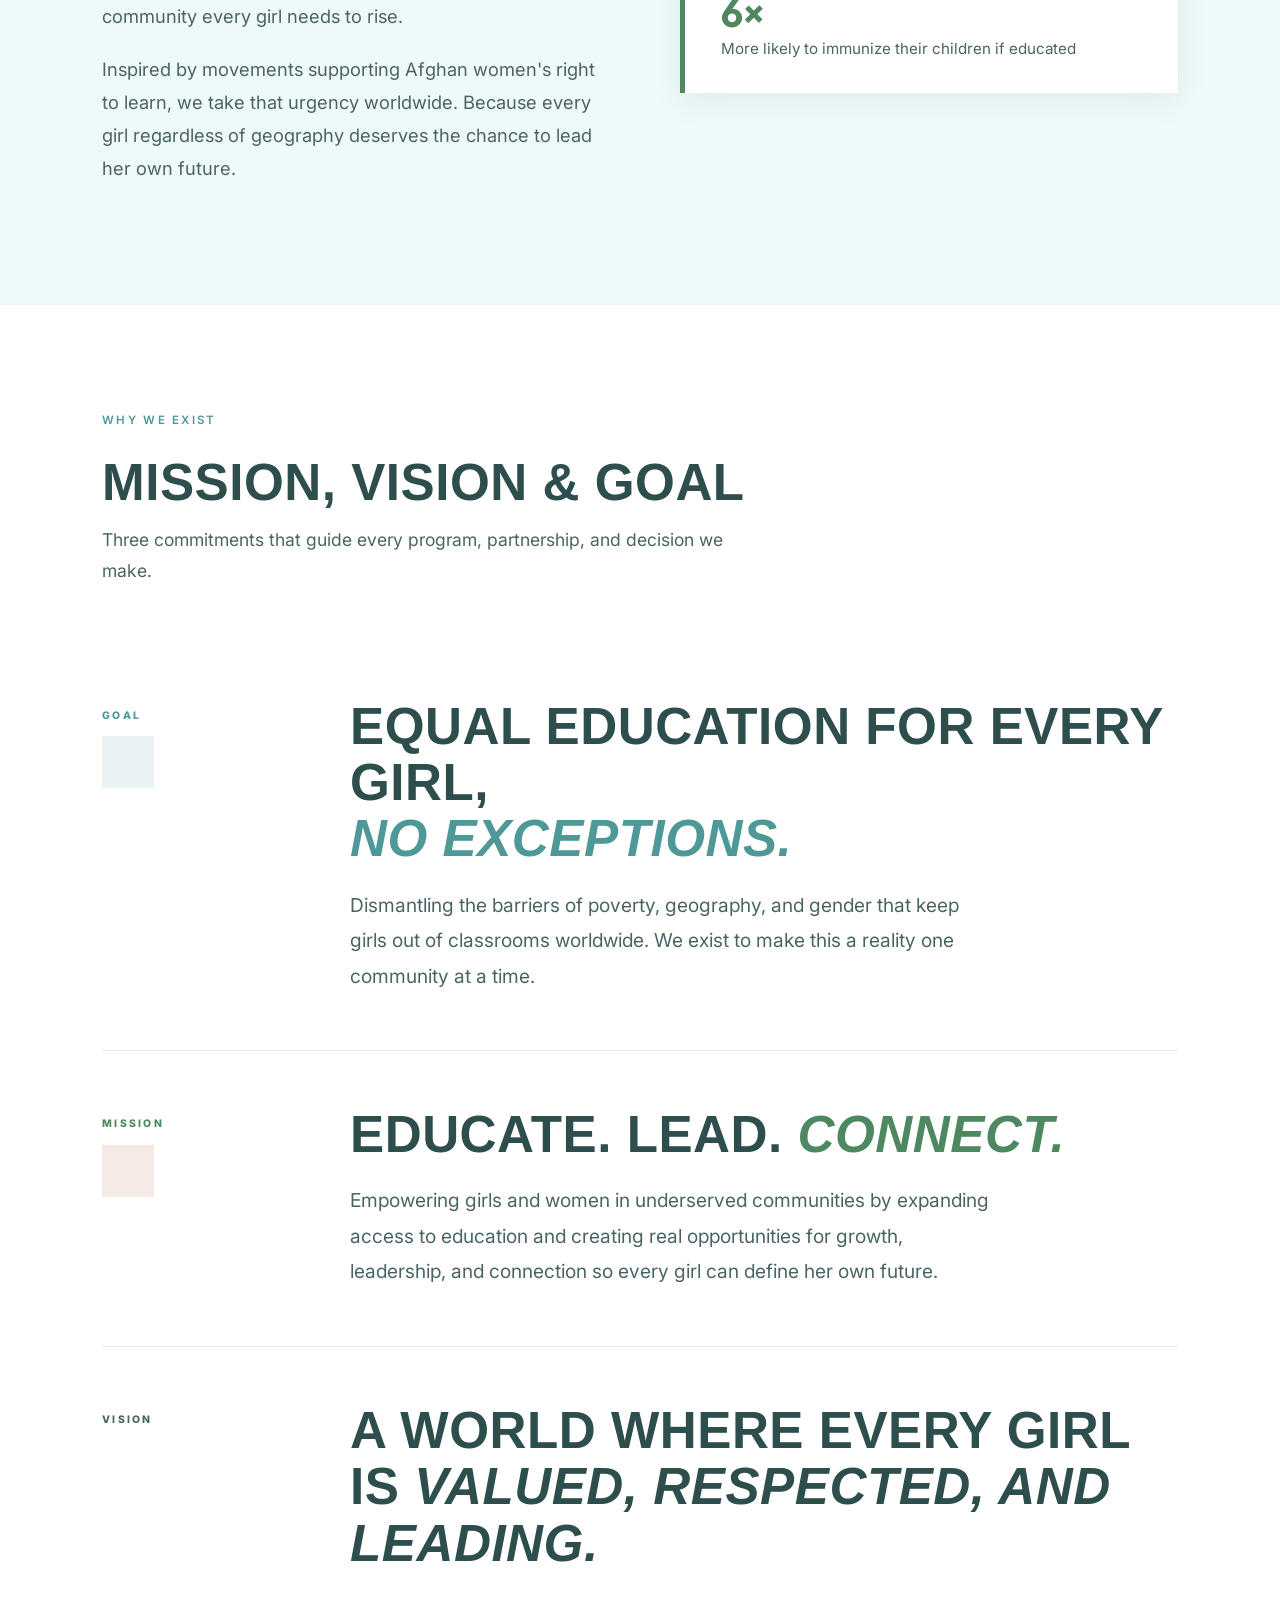
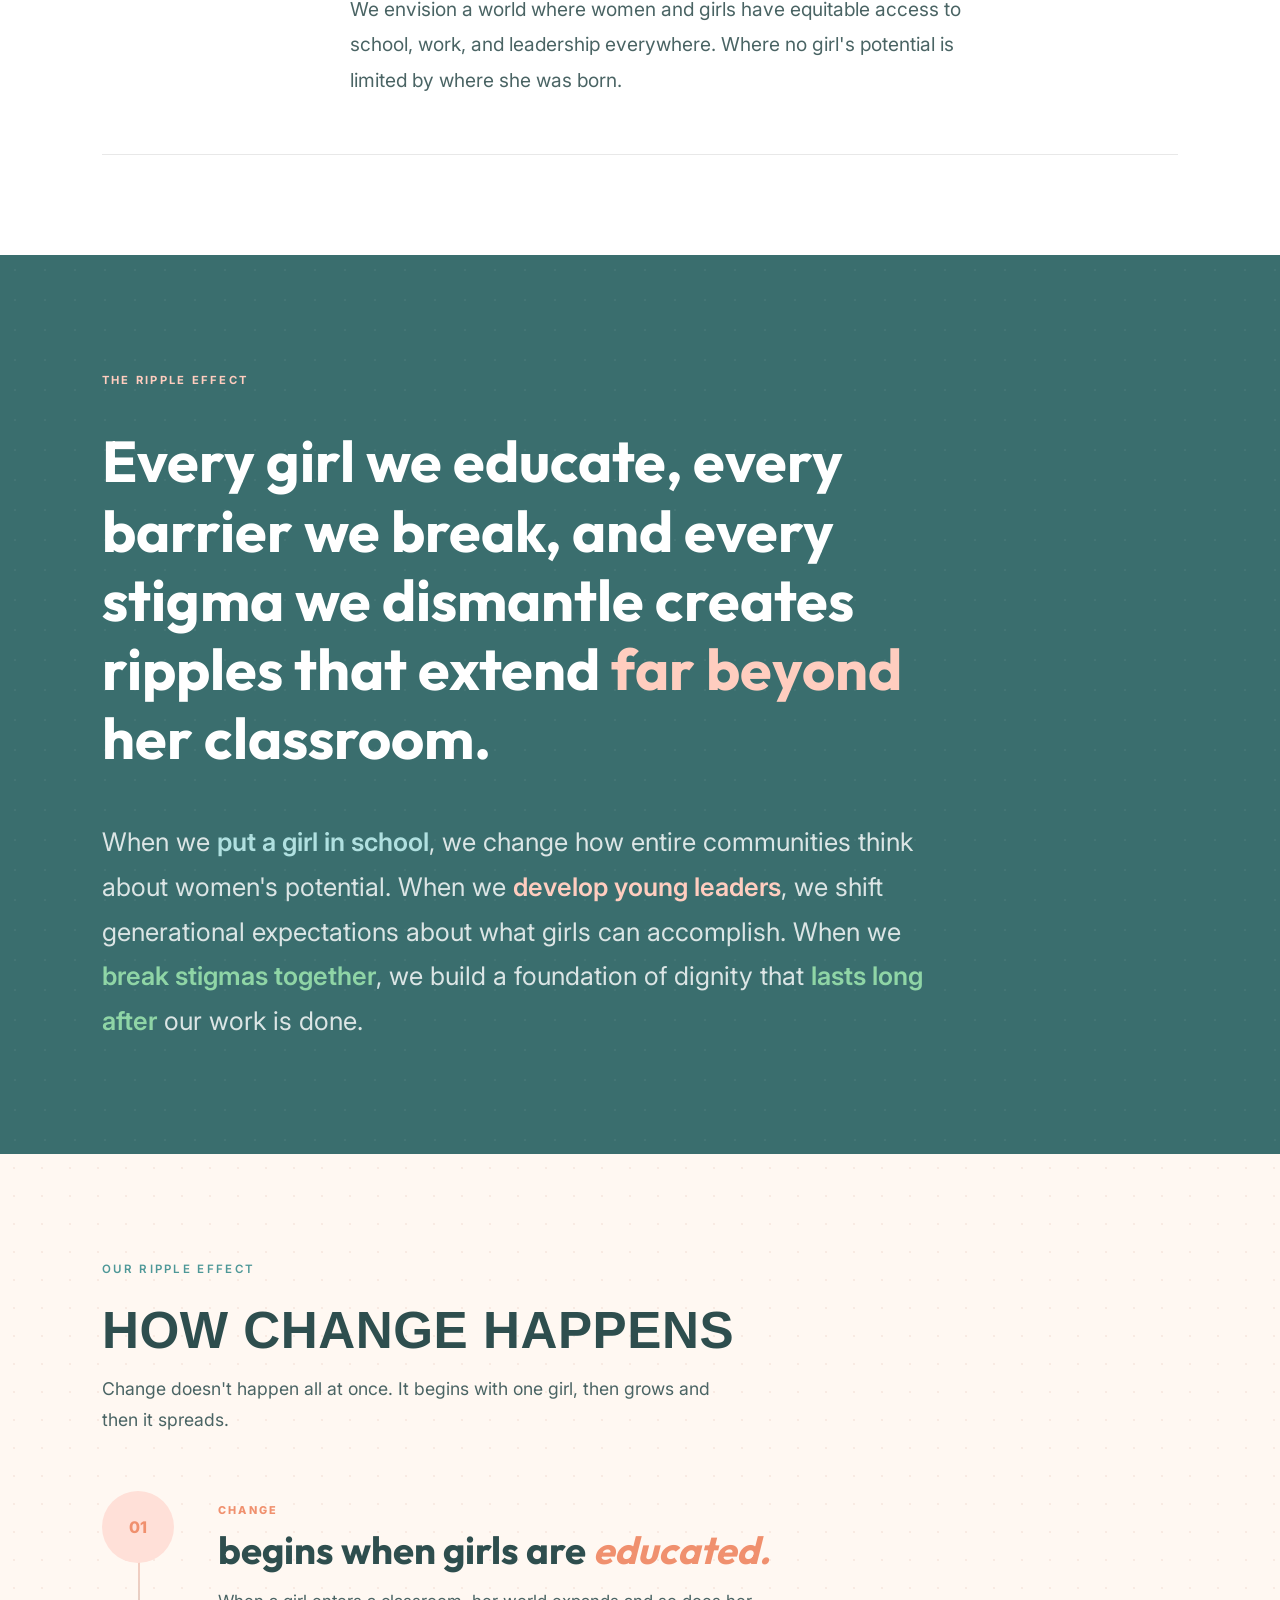
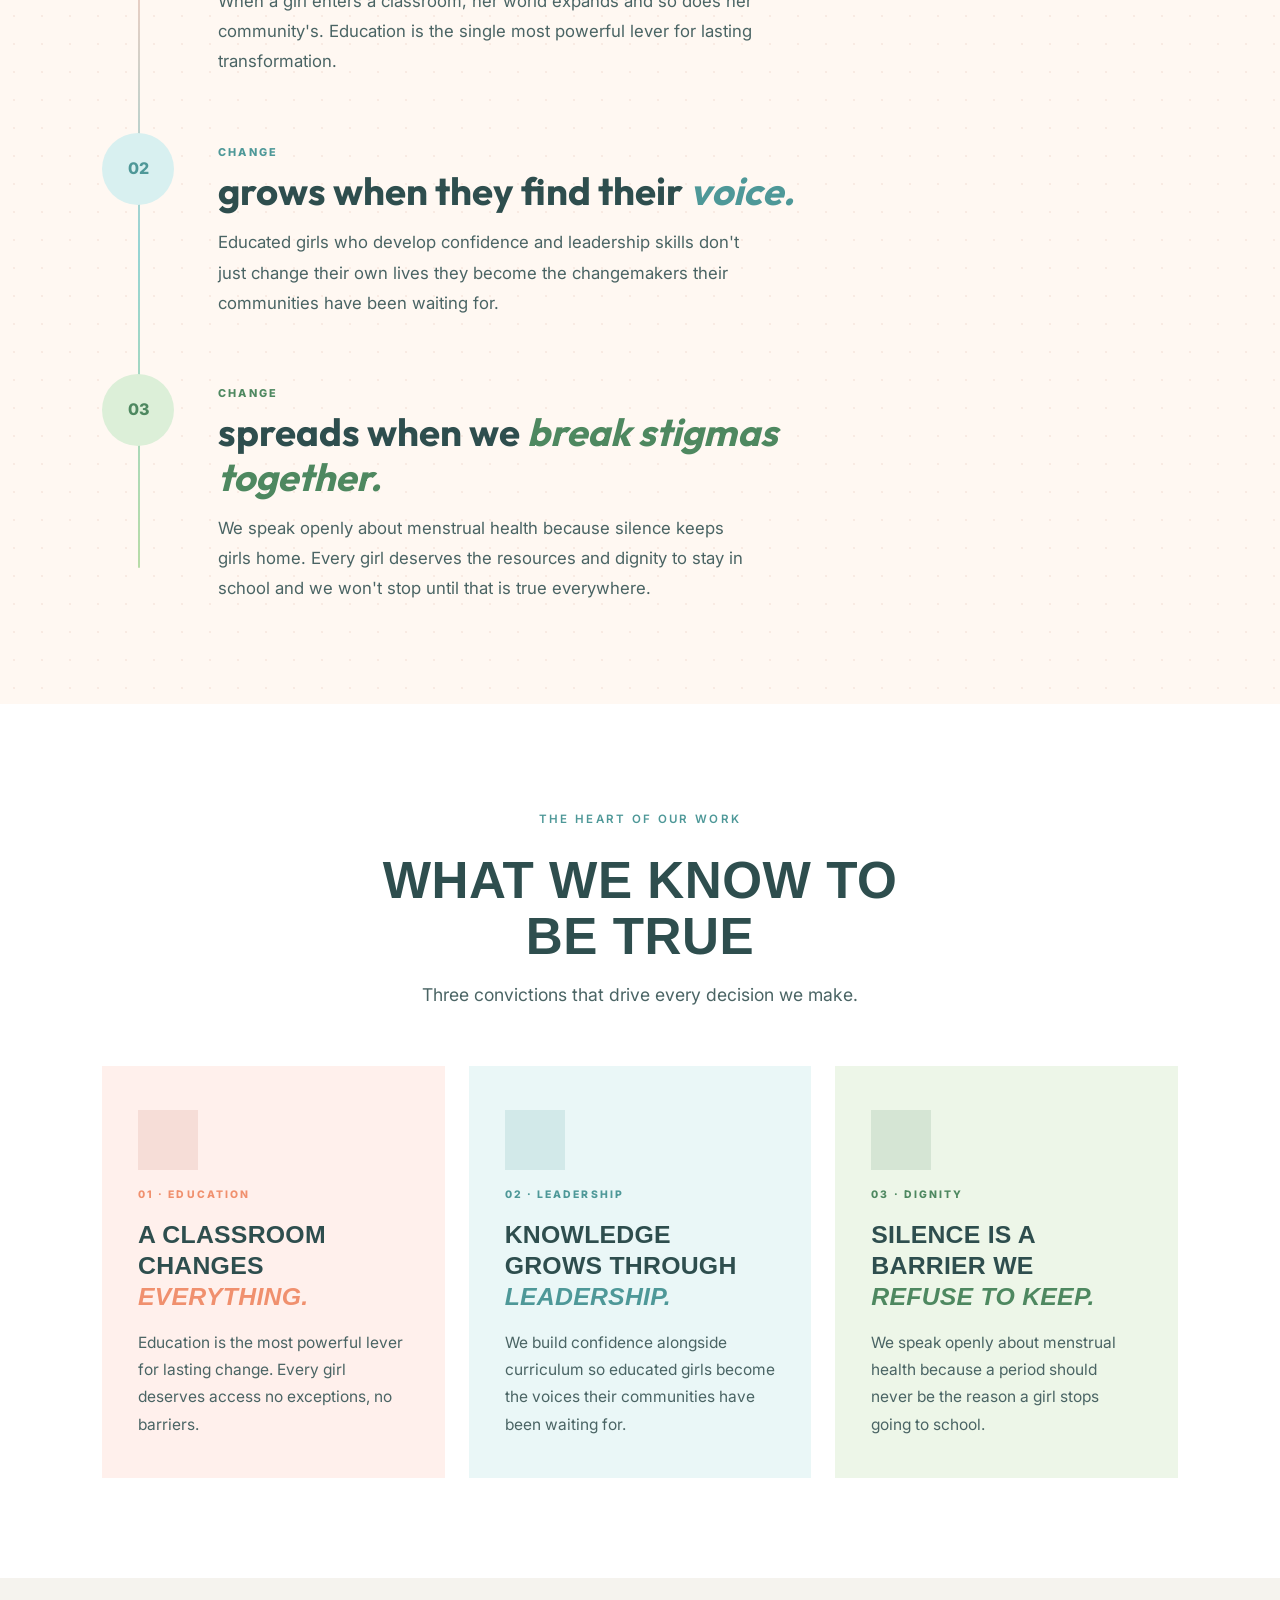
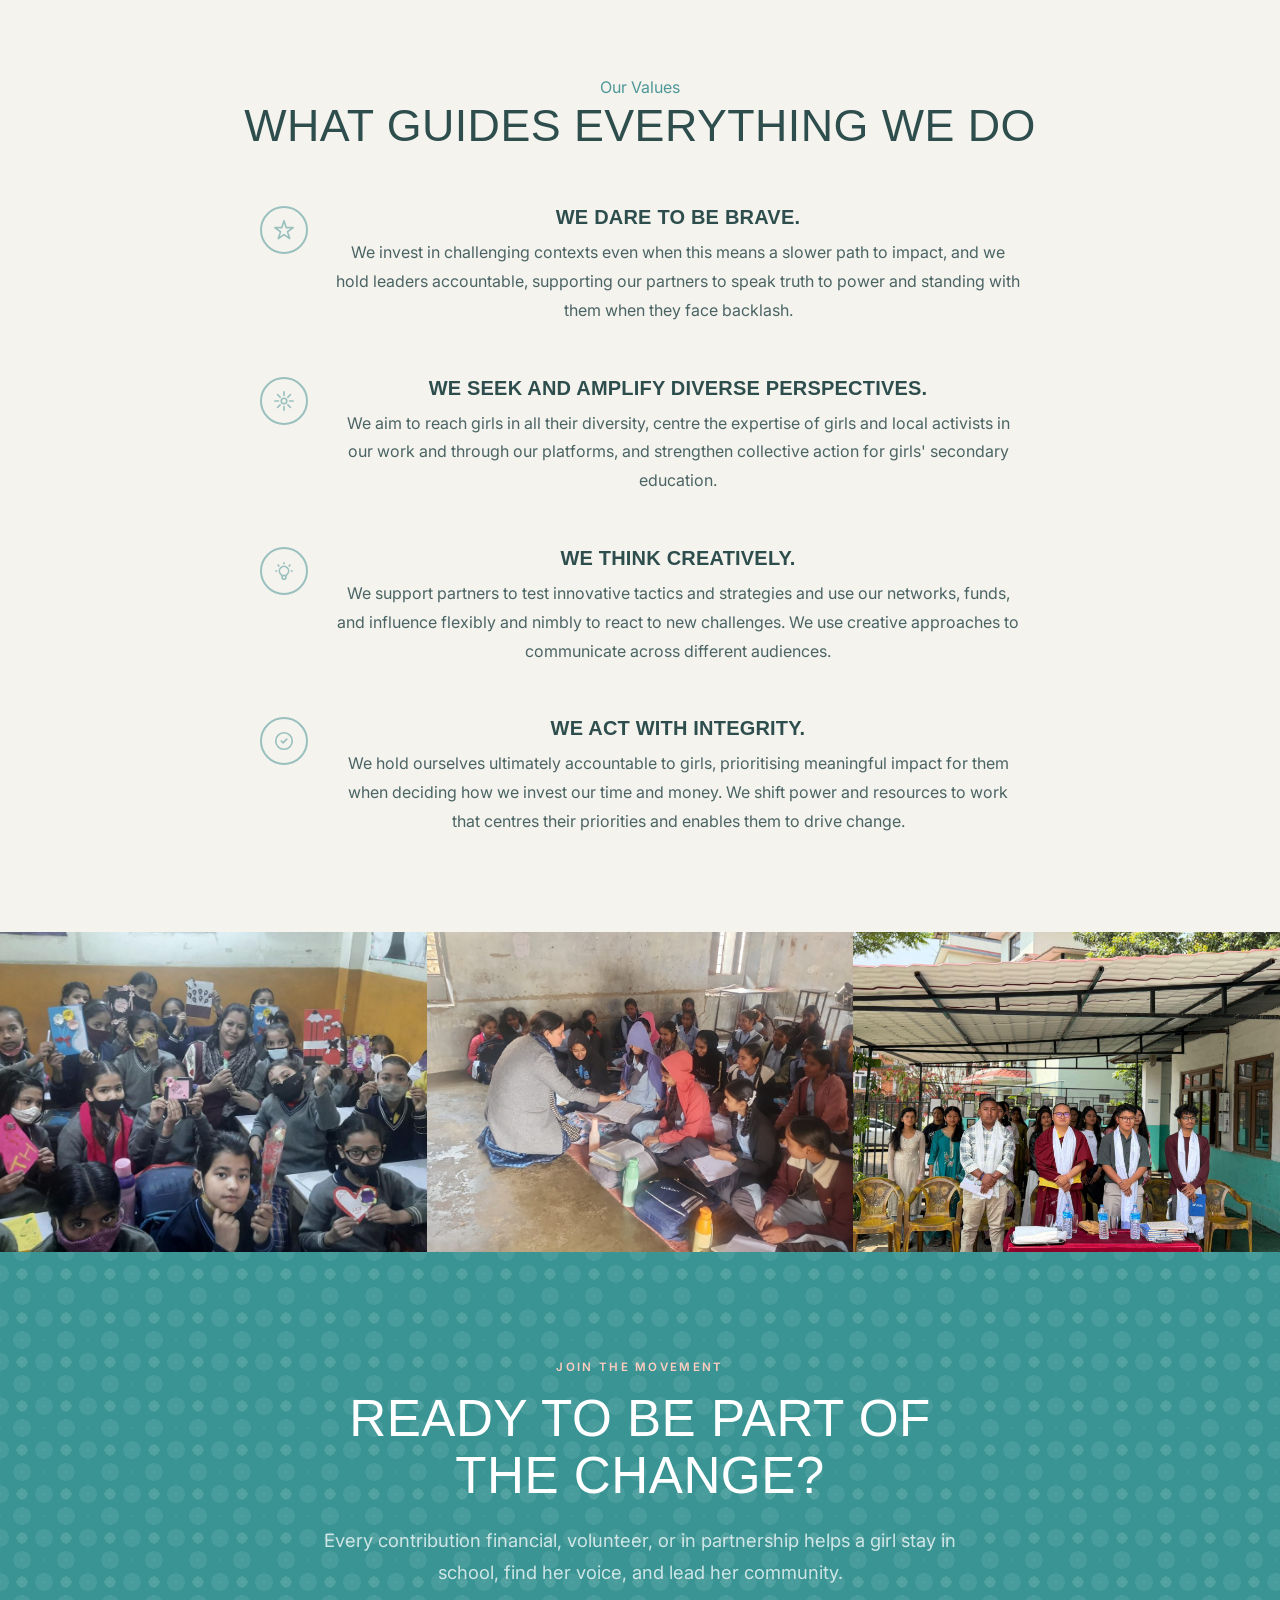
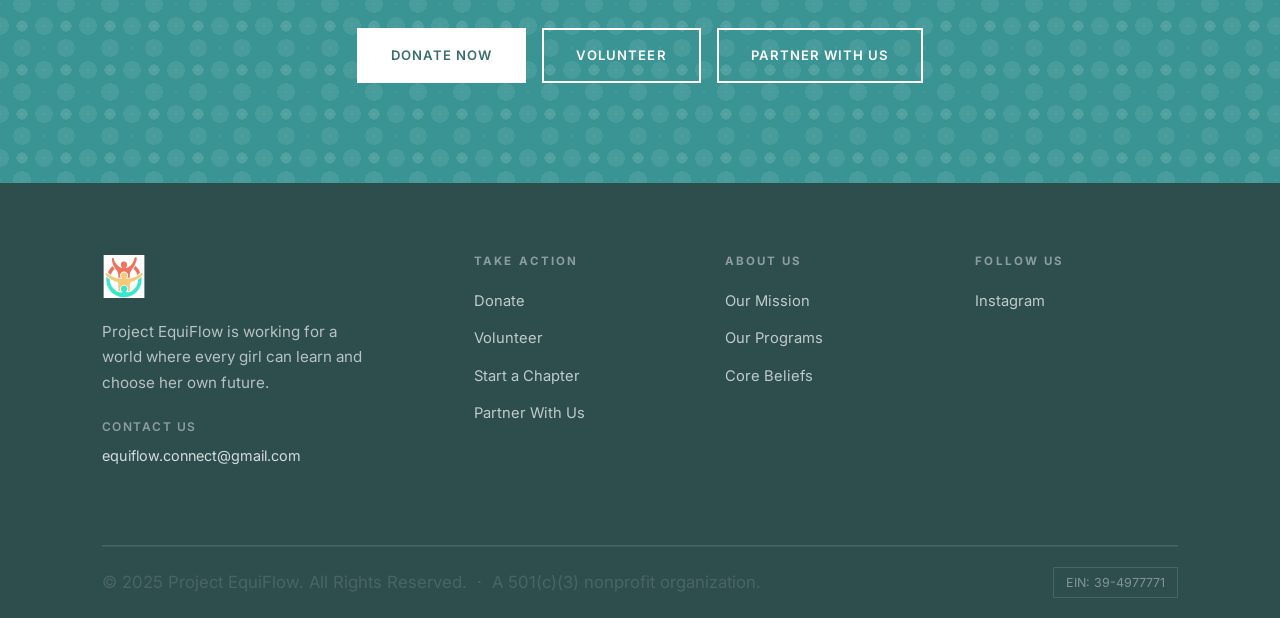
<file: mission.html>
<!DOCTYPE html>
<html lang="en">
<head>
    <meta charset="UTF-8" />
    <meta name="viewport" content="width=device-width, initial-scale=1.0">
    <title>Our Mission | Project EquiFlow</title>


    <style>
        :root {
            --coral:      #FFBDAB;
            --coral-dark: #F5A488;
            --coral-text: #F0906E;
            --teal:       #96D4D4;
            --teal-light: #B0E0E0;
            --teal-pale:  #EEF9F9;
            --teal-dark:  #4E9898;
            --deep-teal:  #3A6E6E;
            --cream:      #FFF8F2;
            --white:      #FFFFFF;
            --ink:        #2E4E4E;
            --ink-mid:    #4A6464;
            --ink-light:  #7EAAAA;
            --border:     #DDEEED;
            --ff-serif:   'Outfit', sans-serif;
            --ff-sans:    'Nunito', system-ui, sans-serif;
            --ease:       cubic-bezier(0.16, 1, 0.3, 1);
        }

        *, *::before, *::after { margin: 0; padding: 0; box-sizing: border-box; }
        html { scroll-behavior: smooth; }
        body { font-family: var(--ff-sans); background: var(--cream); color: var(--ink-mid); line-height: 1.7; overflow-x: hidden; }
        h1, h2, h3, h4 { font-family: 'Anton', sans-serif; font-weight: 400; text-transform: uppercase; letter-spacing: 0.01em; line-height: 1.18; color: var(--ink); letter-spacing: -0.01em; }
        a { text-decoration: none; }

        .container { max-width: 1140px; margin: 0 auto; padding: 0 28px; }

        /* ── REVEAL ── */
        .reveal {}
        .reveal.active {}
        .reveal-left {}
        .reveal-left.active {}
        .reveal-right {}
        .reveal-right.active {}

        /* ── EYEBROW ── */
        .eyebrow {
            display: inline-block;
            font-family: var(--ff-sans);
            font-size: 0.7rem;
            font-weight: 700;
            letter-spacing: 0.2em;
            text-transform: uppercase;
            color: var(--coral-text);
            margin-bottom: 16px;
        }

        /* ── BUTTONS ── */
        .btn {
            display: inline-block;
            font-family: var(--ff-sans);
            font-size: 0.95rem;
            font-weight: 600;
            padding: 14px 32px;
            border-radius: 0;
            border: 2px solid transparent;
            cursor: pointer;
            transition: background 0.15s, color 0.15s, border-color 0.15s;
        }
        .btn-coral  { background: var(--coral-text); color: #fff; border-color: var(--coral-text); }
        .btn-coral:hover { background: #B06050; border-color: #B06050; }
        .btn-outline { background: transparent; color: var(--ink); border-color: var(--ink); }
        .btn-outline:hover { background: var(--ink); color: #fff; }

        /* =============================================
           HERO BANNER
           ============================================= */
        .mission-hero {
            background: url('image/PHOTO-2026-05-13-20-01-16.jpg') center 30%/cover no-repeat;
            padding: 120px 0 80px;
            margin-top: 68px;
            position: relative;
            overflow: hidden;
        }
        .mission-hero::before {
            content: '';
            position: absolute;
            inset: 0;
            background: linear-gradient(to bottom, rgba(0,0,0,0.25) 0%, rgba(0,0,0,0.55) 100%);
            pointer-events: none;
        }
        .mission-hero-eyebrow {
            display: inline-block;
            font-size: 0.7rem;
            font-weight: 700;
            letter-spacing: 0.22em;
            text-transform: uppercase;
            color: var(--coral);
            margin-bottom: 24px;
            background: rgba(255,189,171,0.12);
            padding: 6px 16px;
            border-radius: 0;
            border: 1px solid rgba(255,189,171,0.25);
        }
        .mission-hero h1 {
            color: #fff;
            font-size: clamp(3rem, 7vw, 6rem);
            font-weight: 700;
            line-height: 1.05;
            max-width: 820px;
            margin-bottom: 36px;
        }
        .mission-hero h1 em {
            font-style: italic;
            color: var(--coral);
        }
        .mission-hero-sub {
            font-size: clamp(1.1rem, 2vw, 1.35rem);
            color: rgba(255,255,255,0.75);
            max-width: 560px;
            line-height: 1.75;
            margin-bottom: 48px;
        }
        /* floating blobs */
        .mission-hero .blob-canvas { position: absolute; inset: 0; overflow: hidden; pointer-events: none; z-index: 0; }
        .mission-hero .blob { position: absolute; border-radius: 50%; filter: blur(80px); }
        .mission-hero-content { position: relative; z-index: 1; }

        @keyframes fadeSlideUp {
            from { opacity: 0; transform: translateY(28px); }
            to   { opacity: 1; transform: translateY(0); }
        }

        /* =============================================
           BIG BELIEF BLOCK  (like CKF "We believe…")
           ============================================= */
        .belief-block {
            background: var(--teal-pale);
            padding: 100px 0;
        }
        .belief-block-grid {
            display: grid;
            grid-template-columns: 1fr 1fr;
            gap: 80px;
            align-items: center;
        }
        .belief-block-text h2 {
            font-size: clamp(2.4rem, 5vw, 4rem);
            font-weight: 700;
            color: var(--ink);
            line-height: 1.1;
            margin-bottom: 32px;
        }
        .belief-block-text h2 em { font-style: italic; color: var(--teal-dark); }
        .belief-block-text p {
            font-size: 1.15rem;
            color: var(--ink-mid);
            line-height: 1.8;
            margin-bottom: 20px;
        }
        .belief-block-visual {
            display: flex;
            flex-direction: column;
            gap: 20px;
        }
        .belief-stat-card {
            background: #fff;
            border-radius: 0;
            padding: 32px 36px;
            border-left: 5px solid var(--coral);
            box-shadow: 0 8px 32px rgba(27,77,77,0.07);
            transition: background 0.15s, color 0.15s;
        }
        .belief-stat-card:nth-child(2) { border-left-color: var(--teal-dark); }
        .belief-stat-card:nth-child(3) { border-left-color: #4E8860; }
        .belief-stat-card:hover {  }
        .belief-stat-card .num {
            font-family: var(--ff-serif);
            font-size: clamp(2rem, 3vw, 2.8rem);
            font-weight: 700;
            color: var(--coral-text);
            line-height: 1;
            margin-bottom: 6px;
        }
        .belief-stat-card:nth-child(2) .num { color: var(--teal-dark); }
        .belief-stat-card:nth-child(3) .num { color: #4E8860; }
        .belief-stat-card .lbl { font-size: 0.95rem; color: var(--ink-mid); line-height: 1.5; }

        @media (max-width: 820px) {
            .belief-block-grid { grid-template-columns: 1fr; gap: 48px; }
        }

        /* =============================================
           MISSION / VISION / GOAL BIG TEXT ROWS
           ============================================= */
        .mvg-section { background: var(--white); padding: 100px 0; }
        .mvg-row {
            display: grid;
            grid-template-columns: 200px 1fr;
            gap: 48px;
            align-items: start;
            padding: 56px 0;
            border-bottom: 1px solid var(--border);
        }
        .mvg-row:first-child { border-top: 1px solid var(--border); }
        .mvg-row-label {
            padding-top: 8px;
        }
        .mvg-row-tag {
            font-size: 0.65rem;
            font-weight: 800;
            letter-spacing: 0.22em;
            text-transform: uppercase;
            display: block;
            margin-bottom: 12px;
        }
        .mvg-row:nth-child(1) .mvg-row-tag { color: var(--coral-text); }
        .mvg-row:nth-child(2) .mvg-row-tag { color: var(--teal-dark); }
        .mvg-row:nth-child(3) .mvg-row-tag { color: #4E8860; }
        .mvg-row-icon {
            width: 52px; height: 52px;
            border-radius: 0;
            display: flex; align-items: center; justify-content: center;
            font-size: 1.3rem;
        }
        .mvg-row:nth-child(1) .mvg-row-icon { background: rgba(192,112,96,0.12); color: var(--coral-text); }
        .mvg-row:nth-child(2) .mvg-row-icon { background: rgba(78,152,152,0.12); color: var(--teal-dark); }
        .mvg-row:nth-child(3) .mvg-row-icon { background: rgba(192,112,96,0.15); color: var(--coral-text); }
        .mvg-row-body h2 {
            font-size: clamp(2rem, 4vw, 3.4rem);
            font-weight: 700;
            color: var(--ink);
            line-height: 1.1;
            margin-bottom: 20px;
        }
        .mvg-row-body h2 em { font-style: italic; }
        .mvg-row:nth-child(1) .mvg-row-body h2 em { color: var(--coral-text); }
        .mvg-row:nth-child(2) .mvg-row-body h2 em { color: var(--teal-dark); }
        .mvg-row:nth-child(3) .mvg-row-body h2 em { color: #4E8860; }
        .mvg-row-body p {
            font-size: 1.2rem;
            color: var(--ink-mid);
            line-height: 1.85;
            max-width: 640px;
        }

        @media (max-width: 720px) {
            .mvg-row { grid-template-columns: 1fr; gap: 20px; }
        }

        /* =============================================
           RIPPLE EFFECT BIG TEXT BLOCK
           ============================================= */
        .ripple-section {
            background: var(--deep-teal);
            padding: 110px 0;
            position: relative;
            overflow: hidden;
        }
        .ripple-section::before {
            content: '';
            position: absolute;
            inset: 0;
            background-image: radial-gradient(circle, rgba(255,255,255,0.05) 1.5px, transparent 1.5px);
            background-size: 30px 30px;
            pointer-events: none;
        }
        .ripple-inner { position: relative; z-index: 1; max-width: 860px; }
        .ripple-eyebrow {
            display: inline-block;
            font-size: 0.7rem;
            font-weight: 700;
            letter-spacing: 0.2em;
            text-transform: uppercase;
            color: var(--coral);
            margin-bottom: 36px;
        }
        .ripple-big {
            font-family: var(--ff-serif);
            font-size: clamp(2rem, 4.5vw, 3.6rem);
            font-weight: 700;
            color: #fff;
            line-height: 1.2;
            margin-bottom: 48px;
        }
        .ripple-big .hl-coral  { color: var(--coral); }
        .ripple-big .hl-teal   { color: var(--teal-light); }
        .ripple-big .hl-green  { color: #8FD5A6; }

        .ripple-body {
            font-family: var(--ff-sans);
            font-size: clamp(1.2rem, 2.4vw, 1.6rem);
            font-weight: 400;
            color: rgba(255,255,255,0.82);
            line-height: 1.75;
        }
        .ripple-body .hl-coral  { color: var(--coral);       font-weight: 600; }
        .ripple-body .hl-teal   { color: var(--teal-light);  font-weight: 600; }
        .ripple-body .hl-green  { color: #8FD5A6;            font-weight: 600; }

        /* =============================================
           CHANGE TIMELINE
           ============================================= */
        .change-section {
            background: var(--cream);
            padding: 100px 0;
            position: relative;
            overflow: hidden;
        }
        .change-section::before {
            content: '';
            position: absolute;
            inset: 0;
            background-image: radial-gradient(circle, rgba(192,112,96,0.1) 1.5px, transparent 1.5px);
            background-size: 28px 28px;
            pointer-events: none;
        }
        .section-header { margin-bottom: 72px; }
        .section-header h2 {
            font-size: clamp(2.2rem, 4vw, 3.4rem);
            font-weight: 700;
            margin-top: 10px;
        }
        .section-intro { font-size: 1.1rem; color: var(--ink-mid); max-width: 520px; margin-top: 14px; line-height: 1.75; }

        .change-timeline { position: relative; max-width: 800px; }
        .change-timeline::before {
            content: '';
            position: absolute;
            left: 36px; top: 36px; bottom: 36px;
            width: 2px;
            background: linear-gradient(to bottom, var(--coral), var(--teal), #B8DCA8);
            border-radius: 2px;
        }
        .change-row {
            display: flex;
            gap: 44px;
            align-items: flex-start;
            padding-bottom: 56px;
            position: relative;
        }
        .change-row:last-child { padding-bottom: 0; }
        .change-dot {
            width: 72px; height: 72px;
            border-radius: 50%;
            flex-shrink: 0;
            display: flex; align-items: center; justify-content: center;
            font-family: var(--ff-sans);
            font-weight: 800;
            font-size: 1rem;
            position: relative; z-index: 1;
            transition: background 0.15s, color 0.15s;
        }
        .change-row:hover .change-dot { transform: scale(1.1); }
        .change-row:nth-child(1) .change-dot { background: #FFE0D8; color: var(--coral-text); }
        .change-row:nth-child(2) .change-dot { background: #D8F0F0; color: var(--teal-dark); }
        .change-row:nth-child(3) .change-dot { background: #DCEFD8; color: #4E8860; }
        .change-body { flex: 1; padding-top: 10px; }
        .change-kicker { font-size: 0.68rem; font-weight: 800; letter-spacing: 0.2em; text-transform: uppercase; margin-bottom: 8px; display: block; }
        .change-row:nth-child(1) .change-kicker { color: var(--coral-text); }
        .change-row:nth-child(2) .change-kicker { color: var(--teal-dark); }
        .change-row:nth-child(3) .change-kicker { color: #4E8860; }
        .change-headline {
            font-family: var(--ff-serif);
            font-size: clamp(1.8rem, 3vw, 2.8rem);
            font-weight: 700;
            line-height: 1.15;
            color: var(--ink);
            margin-bottom: 14px;
        }
        .change-headline em { font-style: italic; }
        .change-row:nth-child(1) .change-headline em { color: var(--coral-text); }
        .change-row:nth-child(2) .change-headline em { color: var(--teal-dark); }
        .change-row:nth-child(3) .change-headline em { color: #4E8860; }
        .change-text { font-size: 1.05rem; color: var(--ink-mid); line-height: 1.8; max-width: 540px; }

        /* =============================================
           CORE BELIEFS CARDS
           ============================================= */
        .beliefs-section { background: var(--white); padding: 100px 0; }
        .beliefs-grid {
            display: grid;
            grid-template-columns: repeat(3, 1fr);
            gap: 24px;
            margin-top: 56px;
        }
        .belief-card {
            border-radius: 0;
            padding: 44px 36px 40px;
            display: flex;
            flex-direction: column;
            gap: 16px;
            transition: background 0.15s, color 0.15s;
        }
        .belief-card:hover { box-shadow: 0 24px 56px rgba(27,77,77,0.12); }
        .belief-card:nth-child(1) { background: #FFF0EC; }
        .belief-card:nth-child(2) { background: #EAF7F7; }
        .belief-card:nth-child(3) { background: #EDF6E8; }
        .belief-card-icon { width: 60px; height: 60px; border-radius: 0; display: flex; align-items: center; justify-content: center; font-size: 1.5rem; }
        .belief-card:nth-child(1) .belief-card-icon { background: rgba(192,112,96,0.15); color: var(--coral-text); }
        .belief-card:nth-child(2) .belief-card-icon { background: rgba(78,152,152,0.15); color: var(--teal-dark); }
        .belief-card:nth-child(3) .belief-card-icon { background: rgba(78,136,96,0.15);  color: #4E8860; }
        .belief-card-num { font-size: 0.65rem; font-weight: 800; letter-spacing: 0.2em; text-transform: uppercase; }
        .belief-card:nth-child(1) .belief-card-num { color: var(--coral-text); }
        .belief-card:nth-child(2) .belief-card-num { color: var(--teal-dark); }
        .belief-card:nth-child(3) .belief-card-num { color: #4E8860; }
        .belief-card h3 { font-size: clamp(1.2rem, 2vw, 1.55rem); font-weight: 700; color: var(--ink); line-height: 1.25; }
        .belief-card h3 em { font-style: italic; }
        .belief-card:nth-child(1) h3 em { color: var(--coral-text); }
        .belief-card:nth-child(2) h3 em { color: var(--teal-dark); }
        .belief-card:nth-child(3) h3 em { color: #4E8860; }
        .belief-card p { font-size: 0.97rem; color: var(--ink-mid); line-height: 1.75; }
        @media (max-width: 820px) { .beliefs-grid { grid-template-columns: 1fr; max-width: 480px; } }

        /* =============================================
           CTA BANNER
           ============================================= */
        /* ── Our Values ── */
        .our-values { background: #f5f3ee; padding: 96px 0; }
        .our-values .section-eyebrow { color: var(--teal-dark); }
        .our-values h2 { font-size: clamp(2rem, 4vw, 2.8rem); color: var(--ink); margin-bottom: 56px; }
        .values-list { display: flex; flex-direction: column; gap: 52px; max-width: 760px; margin: 0 auto; }
        .value-row { display: flex; gap: 28px; align-items: flex-start; }
        .value-icon {
            flex-shrink: 0;
            width: 48px; height: 48px;
            border: 2px solid var(--teal-dark);
            border-radius: 50%;
            display: flex; align-items: center; justify-content: center;
            opacity: 0.55;
        }
        .value-icon svg { width: 22px; height: 22px; stroke: var(--teal-dark); fill: none; stroke-width: 1.8; stroke-linecap: round; stroke-linejoin: round; }
        .value-body h3 { font-size: 1.25rem; font-weight: 700; color: var(--ink); margin-bottom: 10px; }
        .value-body p { font-size: 1rem; color: var(--ink-mid); line-height: 1.8; }
        @media (max-width: 600px) { .value-row { gap: 18px; } .value-icon { width: 38px; height: 38px; } }

        /* ── CTA Banner ── */
        .cta-banner {
            background: #3A9494;
            padding: 100px 0;
            text-align: center;
            position: relative;
            overflow: hidden;
        }
        .cta-banner::before {
            content: '';
            position: absolute;
            inset: 0;
            /* Malala-style interlocking diamond/circle tile pattern */
            background-image:
                radial-gradient(circle at 50% 50%, rgba(255,255,255,0.12) 18%, transparent 18%),
                radial-gradient(circle at 0% 50%, rgba(255,255,255,0.07) 18%, transparent 18%),
                radial-gradient(circle at 100% 50%, rgba(255,255,255,0.07) 18%, transparent 18%),
                radial-gradient(circle at 50% 0%, rgba(255,255,255,0.07) 18%, transparent 18%),
                radial-gradient(circle at 50% 100%, rgba(255,255,255,0.07) 18%, transparent 18%);
            background-size: 44px 44px;
        }
        .cta-banner::after {
            content: '';
            position: absolute;
            inset: 0;
            background-image: radial-gradient(circle at 50% 50%, rgba(255,255,255,0.06) 8%, transparent 8%);
            background-size: 22px 22px;
            background-position: 11px 11px;
        }
        .cta-banner-inner { position: relative; z-index: 1; max-width: 680px; margin: 0 auto; }
        .cta-banner h2 { font-size: clamp(2rem, 4vw, 3.2rem); color: #fff; margin-bottom: 20px; }
        .cta-banner p { font-size: 1.15rem; color: rgba(255,255,255,0.75); line-height: 1.75; margin-bottom: 40px; }
        .cta-banner-btns { display: flex; gap: 16px; justify-content: center; flex-wrap: wrap; }
        .btn-white { background: #fff; color: var(--deep-teal); border-color: #fff; font-weight: 700; }
        .btn-white:hover { background: var(--cream); border-color: var(--cream); }
        .btn-outline-white { background: transparent; color: #fff; border: 2px solid rgba(255,255,255,0.5); }
        .btn-outline-white:hover { border-color: #fff; background: rgba(255,255,255,0.1); }

        /* =============================================
           FOOTER (minimal)
           ============================================= */
        .footer { background: var(--ink); padding: 60px 0 32px; }
        .footer-grid { display: grid; grid-template-columns: 2fr 1fr 1fr 1fr; gap: 48px; margin-bottom: 48px; }
        .footer .logo-name { color: #fff; }
        .footer .logo-name span { color: var(--coral); }
        .footer .logo-sub { color: var(--teal-light); }
        .footer-tagline { font-size: 0.9rem; color: rgba(255,255,255,0.45); margin-top: 16px; line-height: 1.7; max-width: 260px; }
        .footer-col h4 { font-family: var(--ff-sans); font-size: 0.7rem; font-weight: 700; letter-spacing: 0.18em; text-transform: uppercase; color: rgba(255,255,255,0.35); margin-bottom: 20px; }
        .footer-col ul { list-style: none; display: flex; flex-direction: column; gap: 10px; }
        .footer-col ul li a { font-size: 0.92rem; color: rgba(255,255,255,0.6); transition: color 0.2s; }
        .footer-col ul li a:hover { color: #fff; }
        .footer-bottom { border-top: 1px solid rgba(255,255,255,0.08); padding-top: 28px; text-align: center; font-size: 0.8rem; color: rgba(255,255,255,0.3); }
        @media (max-width: 820px) { .footer-grid { grid-template-columns: 1fr 1fr; } }
        @media (max-width: 480px) { .footer-grid { grid-template-columns: 1fr; } }

    </style>
    <link rel="stylesheet" href="shared.css">
    <link rel="stylesheet" href="transitions.css">
    <link rel="icon" type="image/png" href="image/logo-clean.png">
<style>
#dev-overlay {
    position: fixed;
    inset: 0;
    z-index: 99999;
    background: #f5f3ee;
    display: flex;
    flex-direction: column;
    align-items: center;
    justify-content: center;
    gap: 16px;
    font-family: "Outfit", sans-serif;
}
#dev-overlay img { height: 64px; width: auto; margin-bottom: 8px; }
#dev-overlay .dev-tag {
    background: #F0906E;
    color: #fff;
    font-size: 0.75rem;
    font-weight: 700;
    letter-spacing: 0.12em;
    text-transform: uppercase;
    padding: 4px 16px;
    border-radius: 999px;
}
#dev-overlay h1 {
    font-family: "Anton", sans-serif;
    font-size: clamp(2rem, 6vw, 3.5rem);
    color: #2E4E4E;
    letter-spacing: 0.04em;
    margin: 0;
    text-align: center;
}
#dev-overlay p {
    font-size: 1.05rem;
    color: #4A6464;
    margin: 0;
    text-align: center;
    max-width: 360px;
    line-height: 1.6;
}
</style>
</head>
<body>
<div id="dev-overlay">
  <img src="image/logo-clean.png" alt="Project EquiFlow" style="height:80px;width:auto;margin-bottom:12px;" />
  <h1>Currently Under Development</h1>
  </div>


    <!-- NAVIGATION -->
    <header class="site-header" id="site-header">
        <div class="container nav-inner">
            <a href="index.html" class="logo">
                <img src="image/logo-clean.png" alt="Project EquiFlow" style="height:52px;width:auto;display:block;" />
            </a>
                        <ul class="nav-links" id="nav-links">
                <li><a href="index.html" class="active-page">About</a></li>
                <li><a href="why-education.html">Why Education?</a></li>
                <li><a href="program.html">Programs</a></li>
                <li><a href="volunteer.html">Get Involved</a></li>
                <li><a href="https://docs.google.com/forms/d/1ufZauH4xaZ37Nz5kRHjh_QIL51TuNn06vASEfGitVos/viewform" target="_blank" rel="noopener" class="btn-donate">Donate</a></li>
            </ul>
            <button class="nav-hamburger" id="hamburger" aria-label="Open menu">
                <span></span><span></span><span></span>
            </button>
        </div>
    </header>

    <!-- HERO BANNER -->
    <section class="mission-hero">
        
        <div class="container mission-hero-content">
            <span class="mission-hero-eyebrow">Our Mission</span>
            <h1 style="">
                We believe every girl<br>deserves the chance to <em>lead.</em>
            </h1>
            <p class="mission-hero-sub" style="">
                Project EquiFlow exists to dismantle the systemic inequalities that keep girls and women from accessing education and to build the pathways for them to rise.
            </p>
            <div style="display:flex;gap:16px;flex-wrap:wrap;">
                <a href="#mvg" class="btn" style="background:rgba(255,255,255,0.22);color:#fff;border-color:rgba(255,255,255,0.4);backdrop-filter:blur(6px);">Explore Our Work</a>
                <a href="https://docs.google.com/forms/d/1ufZauH4xaZ37Nz5kRHjh_QIL51TuNn06vASEfGitVos/viewform" target="_blank" rel="noopener" class="btn btn-outline" style="color:#fff;border-color:rgba(255,255,255,0.5);">Support a Girl</a>
            </div>
        </div>
    </section>

    <!-- BIG BELIEF BLOCK -->
    <section class="belief-block" id="about-us">
        <div class="container">
            <div class="belief-block-grid">
                <div class="belief-block-text reveal-left">
                    <span class="eyebrow">Who We Are</span>
                    <h2>We go where the<br>need is <em>greatest.</em></h2>
                    <p>Project EquiFlow is a global nonprofit working in the world's most underserved communities providing not just access to education, but the tools, mentorship, and community every girl needs to rise.</p>
                    <p>Inspired by movements supporting Afghan women's right to learn, we take that urgency worldwide. Because every girl regardless of geography deserves the chance to lead her own future.</p>
                </div>
                <div class="belief-block-visual reveal-right">
                    <div class="belief-stat-card reveal">
                        <div class="num">130M+</div>
                        <div class="lbl">Girls currently out of school globally</div>
                    </div>
                    <div class="belief-stat-card reveal" style="transition-delay:.1s">
                        <div class="num">2.8×</div>
                        <div class="lbl">Return on every $1 invested in girls' education</div>
                    </div>
                    <div class="belief-stat-card reveal" style="transition-delay:.2s">
                        <div class="num">6×</div>
                        <div class="lbl">More likely to immunize their children if educated</div>
                    </div>
                </div>
            </div>
        </div>
    </section>

    <!-- MISSION / VISION / GOAL -->
    <section class="mvg-section" id="mvg">
        <div class="container">
            <div class="section-header reveal">
                <span class="eyebrow">Why We Exist</span>
                <h2>Mission, Vision &amp; Goal</h2>
                <p class="section-intro">Three commitments that guide every program, partnership, and decision we make.</p>
            </div>

            <div class="mvg-row reveal">
                <div class="mvg-row-label">
                    <span class="mvg-row-tag">Goal</span>
                    <div class="mvg-row-icon"></div>
                </div>
                <div class="mvg-row-body">
                    <h2>Equal education for every girl,<br><em>no exceptions.</em></h2>
                    <p>Dismantling the barriers of poverty, geography, and gender that keep girls out of classrooms worldwide. We exist to make this a reality one community at a time.</p>
                </div>
            </div>

            <div class="mvg-row reveal">
                <div class="mvg-row-label">
                    <span class="mvg-row-tag">Mission</span>
                    <div class="mvg-row-icon"></div>
                </div>
                <div class="mvg-row-body">
                    <h2>Educate. Lead. <em>Connect.</em></h2>
                    <p>Empowering girls and women in underserved communities by expanding access to education and creating real opportunities for growth, leadership, and connection so every girl can define her own future.</p>
                </div>
            </div>

            <div class="mvg-row reveal">
                <div class="mvg-row-label">
                    <span class="mvg-row-tag">Vision</span>
                    <div class="mvg-row-icon"></div>
                </div>
                <div class="mvg-row-body">
                    <h2>A world where every girl is <em>valued, respected, and leading.</em></h2>
                    <p>We envision a world where women and girls have equitable access to school, work, and leadership everywhere. Where no girl's potential is limited by where she was born.</p>
                </div>
            </div>
        </div>
    </section>

    <!-- RIPPLE EFFECT -->
    <section class="ripple-section">
        <div class="container">
            <div class="ripple-inner reveal">
                <span class="ripple-eyebrow">The Ripple Effect</span>
                <p class="ripple-big">
                    Every girl we educate, every barrier we break, and every stigma we dismantle creates ripples that extend <span class="hl-coral">far beyond</span> her classroom.
                </p>
                <p class="ripple-body">
                    When we <span class="hl-teal">put a girl in school</span>, we change how entire communities think about women's potential.
                    When we <span class="hl-coral">develop young leaders</span>, we shift generational expectations about what girls can accomplish.
                    When we <span class="hl-green">break stigmas together</span>, we build a foundation of dignity that <span class="hl-green">lasts long after</span> our work is done.
                </p>
            </div>
        </div>
    </section>

    <!-- HOW CHANGE HAPPENS -->
    <section class="change-section" id="change">
        <div class="container" style="position:relative;z-index:1;">
            <div class="section-header reveal">
                <span class="eyebrow">Our Ripple Effect</span>
                <h2>How Change Happens</h2>
                <p class="section-intro">Change doesn't happen all at once. It begins with one girl, then grows and then it spreads.</p>
            </div>
            <div class="change-timeline">
                <div class="change-row reveal">
                    <div class="change-dot">01</div>
                    <div class="change-body">
                        <span class="change-kicker">Change</span>
                        <div class="change-headline">begins when girls are <em>educated.</em></div>
                        <p class="change-text">When a girl enters a classroom, her world expands and so does her community's. Education is the single most powerful lever for lasting transformation.</p>
                    </div>
                </div>
                <div class="change-row reveal">
                    <div class="change-dot">02</div>
                    <div class="change-body">
                        <span class="change-kicker">Change</span>
                        <div class="change-headline">grows when they find their <em>voice.</em></div>
                        <p class="change-text">Educated girls who develop confidence and leadership skills don't just change their own lives they become the changemakers their communities have been waiting for.</p>
                    </div>
                </div>
                <div class="change-row reveal">
                    <div class="change-dot">03</div>
                    <div class="change-body">
                        <span class="change-kicker">Change</span>
                        <div class="change-headline">spreads when we <em>break stigmas together.</em></div>
                        <p class="change-text">We speak openly about menstrual health because silence keeps girls home. Every girl deserves the resources and dignity to stay in school and we won't stop until that is true everywhere.</p>
                    </div>
                </div>
            </div>
        </div>
    </section>

    <!-- CORE BELIEFS -->
    <section class="beliefs-section" id="beliefs">
        <div class="container">
            <div class="section-header reveal" style="text-align:center;max-width:600px;margin-left:auto;margin-right:auto;">
                <span class="eyebrow">The Heart of Our Work</span>
                <h2>What We Know to Be True</h2>
                <p class="section-intro" style="margin:14px auto 0;">Three convictions that drive every decision we make.</p>
            </div>
            <div class="beliefs-grid">
                <div class="belief-card reveal">
                    <div class="belief-card-icon"></div>
                    <span class="belief-card-num">01 · Education</span>
                    <h3>A classroom changes <em>everything.</em></h3>
                    <p>Education is the most powerful lever for lasting change. Every girl deserves access no exceptions, no barriers.</p>
                </div>
                <div class="belief-card reveal">
                    <div class="belief-card-icon"></div>
                    <span class="belief-card-num">02 · Leadership</span>
                    <h3>Knowledge grows through <em>leadership.</em></h3>
                    <p>We build confidence alongside curriculum so educated girls become the voices their communities have been waiting for.</p>
                </div>
                <div class="belief-card reveal">
                    <div class="belief-card-icon"></div>
                    <span class="belief-card-num">03 · Dignity</span>
                    <h3>Silence is a barrier we <em>refuse to keep.</em></h3>
                    <p>We speak openly about menstrual health because a period should never be the reason a girl stops going to school.</p>
                </div>
            </div>
        </div>
    </section>

    <!-- OUR VALUES -->
    <section class="our-values">
        <div class="container" style="text-align:center;">
            <span class="section-eyebrow our-values">Our Values</span>
            <h2>What guides everything we do</h2>
            <div class="values-list">

                <div class="value-row reveal">
                    <div class="value-icon">
                        <svg viewBox="0 0 24 24"><path d="M12 2l2.4 7.4H22l-6.2 4.5 2.4 7.4L12 17l-6.2 4.3 2.4-7.4L2 9.4h7.6z"/></svg>
                    </div>
                    <div class="value-body">
                        <h3>We dare to be brave.</h3>
                        <p>We invest in challenging contexts even when this means a slower path to impact, and we hold leaders accountable, supporting our partners to speak truth to power and standing with them when they face backlash.</p>
                    </div>
                </div>

                <div class="value-row reveal">
                    <div class="value-icon">
                        <svg viewBox="0 0 24 24"><circle cx="12" cy="12" r="3"/><path d="M12 2v4M12 18v4M4.93 4.93l2.83 2.83M16.24 16.24l2.83 2.83M2 12h4M18 12h4M4.93 19.07l2.83-2.83M16.24 7.76l2.83-2.83"/></svg>
                    </div>
                    <div class="value-body">
                        <h3>We seek and amplify diverse perspectives.</h3>
                        <p>We aim to reach girls in all their diversity, centre the expertise of girls and local activists in our work and through our platforms, and strengthen collective action for girls' secondary education.</p>
                    </div>
                </div>

                <div class="value-row reveal">
                    <div class="value-icon">
                        <svg viewBox="0 0 24 24"><path d="M9.663 17h4.673M12 3v1m6.364 1.636l-.707.707M21 12h-1M4 12H3m3.343-5.657l-.707-.707m2.828 9.9a5 5 0 117.072 0l-.548.547A3.374 3.374 0 0014 18.469V19a2 2 0 11-4 0v-.531c0-.895-.356-1.754-.988-2.386l-.548-.547z"/></svg>
                    </div>
                    <div class="value-body">
                        <h3>We think creatively.</h3>
                        <p>We support partners to test innovative tactics and strategies and use our networks, funds, and influence flexibly and nimbly to react to new challenges. We use creative approaches to communicate across different audiences.</p>
                    </div>
                </div>

                <div class="value-row reveal">
                    <div class="value-icon">
                        <svg viewBox="0 0 24 24"><path d="M9 12l2 2 4-4m6 2a9 9 0 11-18 0 9 9 0 0118 0z"/></svg>
                    </div>
                    <div class="value-body">
                        <h3>We act with integrity.</h3>
                        <p>We hold ourselves ultimately accountable to girls, prioritising meaningful impact for them when deciding how we invest our time and money. We shift power and resources to work that centres their priorities and enables them to drive change.</p>
                    </div>
                </div>

            </div>
        </div>
    </section>

    <!-- CTA BANNER -->
        <!-- PHOTO STRIP -->
    <div style="display:grid;grid-template-columns:1fr 1fr 1fr;gap:0;height:320px;overflow:hidden;">
        <img src="image/IMG_0309.png" alt="Girls with health kits" style="width:100%;height:100%;object-fit:cover;object-position:center;" />
        <img src="image/IMG_7275.png" alt="Girls learning" style="width:100%;height:100%;object-fit:cover;object-position:center;" />
        <img src="image/PHOTO-2026-05-13-20-02-27.jpg" alt="Group of girls" style="width:100%;height:100%;object-fit:cover;object-position:center 40%;" />
    </div>

    <section class="cta-banner">
        <div class="container">
            <div class="cta-banner-inner reveal">
                <span class="eyebrow" style="color:var(--coral);">Join the Movement</span>
                <h2>Ready to be part of the change?</h2>
                <p>Every contribution financial, volunteer, or in partnership helps a girl stay in school, find her voice, and lead her community.</p>
                <div class="cta-banner-btns">
                    <a href="https://docs.google.com/forms/d/1ufZauH4xaZ37Nz5kRHjh_QIL51TuNn06vASEfGitVos/viewform" target="_blank" rel="noopener" class="btn btn-white">Donate Now</a>
                    <a href="volunteer.html" class="btn btn-outline-white">Volunteer</a>
                    <a href="partner.html" class="btn btn-outline-white">Partner With Us</a>
                </div>
            </div>
        </div>
    </section>

    <!-- FOOTER -->
    <footer class="footer">
        <div class="container">
            <div class="footer-inner">
                <div class="footer-brand-col">
                    <img src="image/logo-clean.png" alt="Project EquiFlow" class="footer-logo-img" />
                    <p class="footer-tagline">Project EquiFlow is working for a world where every girl can learn and choose her own future.</p>
                    <div class="footer-contact-block">
                        <p>Contact Us</p>
                        <a href="mailto:equiflow.connect@gmail.com">equiflow.connect@gmail.com</a>
                    </div>
                </div>
                <div class="footer-col">
                    <h4>Take Action</h4>
                    <ul>
                        <li><a href="https://docs.google.com/forms/d/1ufZauH4xaZ37Nz5kRHjh_QIL51TuNn06vASEfGitVos/viewform" target="_blank" rel="noopener">Donate</a></li>
                        <li><a href="volunteer.html">Volunteer</a></li>
                        <li><a href="https://docs.google.com/forms/d/e/1FAIpQLScfsn3H9LZ4NnRd0ORk6OgTbW1NsHnHxJmTMsAm6yLCFaHRUA/viewform?usp=publish-editor" target="_blank" rel="noopener">Start a Chapter</a></li>
                        <li><a href="partner.html">Partner With Us</a></li>
                    </ul>
                </div>
                <div class="footer-col">
                    <h4>About Us</h4>
                    <ul>
                        <li><a href="mission.html">Our Mission</a></li>
                        <li><a href="program.html">Our Programs</a></li>
                        <li><a href="mission.html#beliefs">Core Beliefs</a></li>
                    </ul>
                </div>
                <div class="footer-col">
                    <h4>Follow Us</h4>
                    <ul>
                        <li><a href="https://www.instagram.com/projectequiflow/?__d=11%252F" target="_blank" rel="noopener">Instagram</a></li>
                    </ul>
                </div>
            </div>
            <div class="footer-bottom">
                <p>&copy; 2025 Project EquiFlow. All Rights Reserved. &nbsp;&middot;&nbsp; A 501(c)(3) nonprofit organization.</p>
                <span class="footer-ein">EIN: 39-4977771</span>
            </div>
        </div>
    </footer>

    <script>
        /* ── Sticky nav ── */
        const header = document.getElementById('site-header');
        window.addEventListener('scroll', () => {
            header.classList.toggle('scrolled', window.scrollY > 20);
        }, { passive: true });

        /* ── Mobile nav ── */
        const hamburger = document.getElementById('hamburger');
        const navLinks  = document.getElementById('nav-links');
        hamburger.addEventListener('click', () => {
            const open = navLinks.classList.toggle('open');
            hamburger.innerHTML = open
                ? '<span style="transform:rotate(45deg) translate(5px,5px)"></span><span style="opacity:0"></span><span style="transform:rotate(-45deg) translate(5px,-5px)"></span>'
                : '<span></span><span></span><span></span>';
        });

                /* ── Mobile mega dropdown toggles ── */
        document.querySelectorAll('.nav-links .has-mega > a').forEach(a => {
            a.addEventListener('click', e => {
                if (window.innerWidth <= 900) {
                    e.preventDefault();
                    a.parentElement.classList.toggle('open');
                }
            });
        });
        });

        /* ── Scroll reveal ── */
        const observer = new IntersectionObserver((entries) => {
            entries.forEach(e => {
                if (e.isIntersecting) {
                    const delay = e.target.dataset.delay || 0;
                    setTimeout(() => e.target.classList.add('active'), +delay);
                    observer.unobserve(e.target);
                }
            });
        }, { threshold: 0.1 });

        document.querySelectorAll('.reveal, .reveal-left, .reveal-right').forEach((el, i) => {
            const siblings = el.parentElement.querySelectorAll('.reveal, .reveal-left, .reveal-right');
            if (siblings.length > 1) {
                const idx = [...siblings].indexOf(el);
                el.dataset.delay = idx * 100;
            }
            observer.observe(el);
        });

        /* ── 3D tilt on belief cards ── */
        document.querySelectorAll('.belief-card').forEach(card => {
            card.addEventListener('mousemove', e => {
                const r = card.getBoundingClientRect();
                const x = (e.clientX - r.left) / r.width  - 0.5;
                const y = (e.clientY - r.top)  / r.height - 0.5;
                card.style.transform = `perspective(600px) rotateY(${x * 8}deg) rotateX(${-y * 8}deg) translateY(-6px)`;
            });
            card.addEventListener('mouseleave', () => {
                card.style.transform = '';
            });
        });
    </script>
    
</body>
</html>
</file>
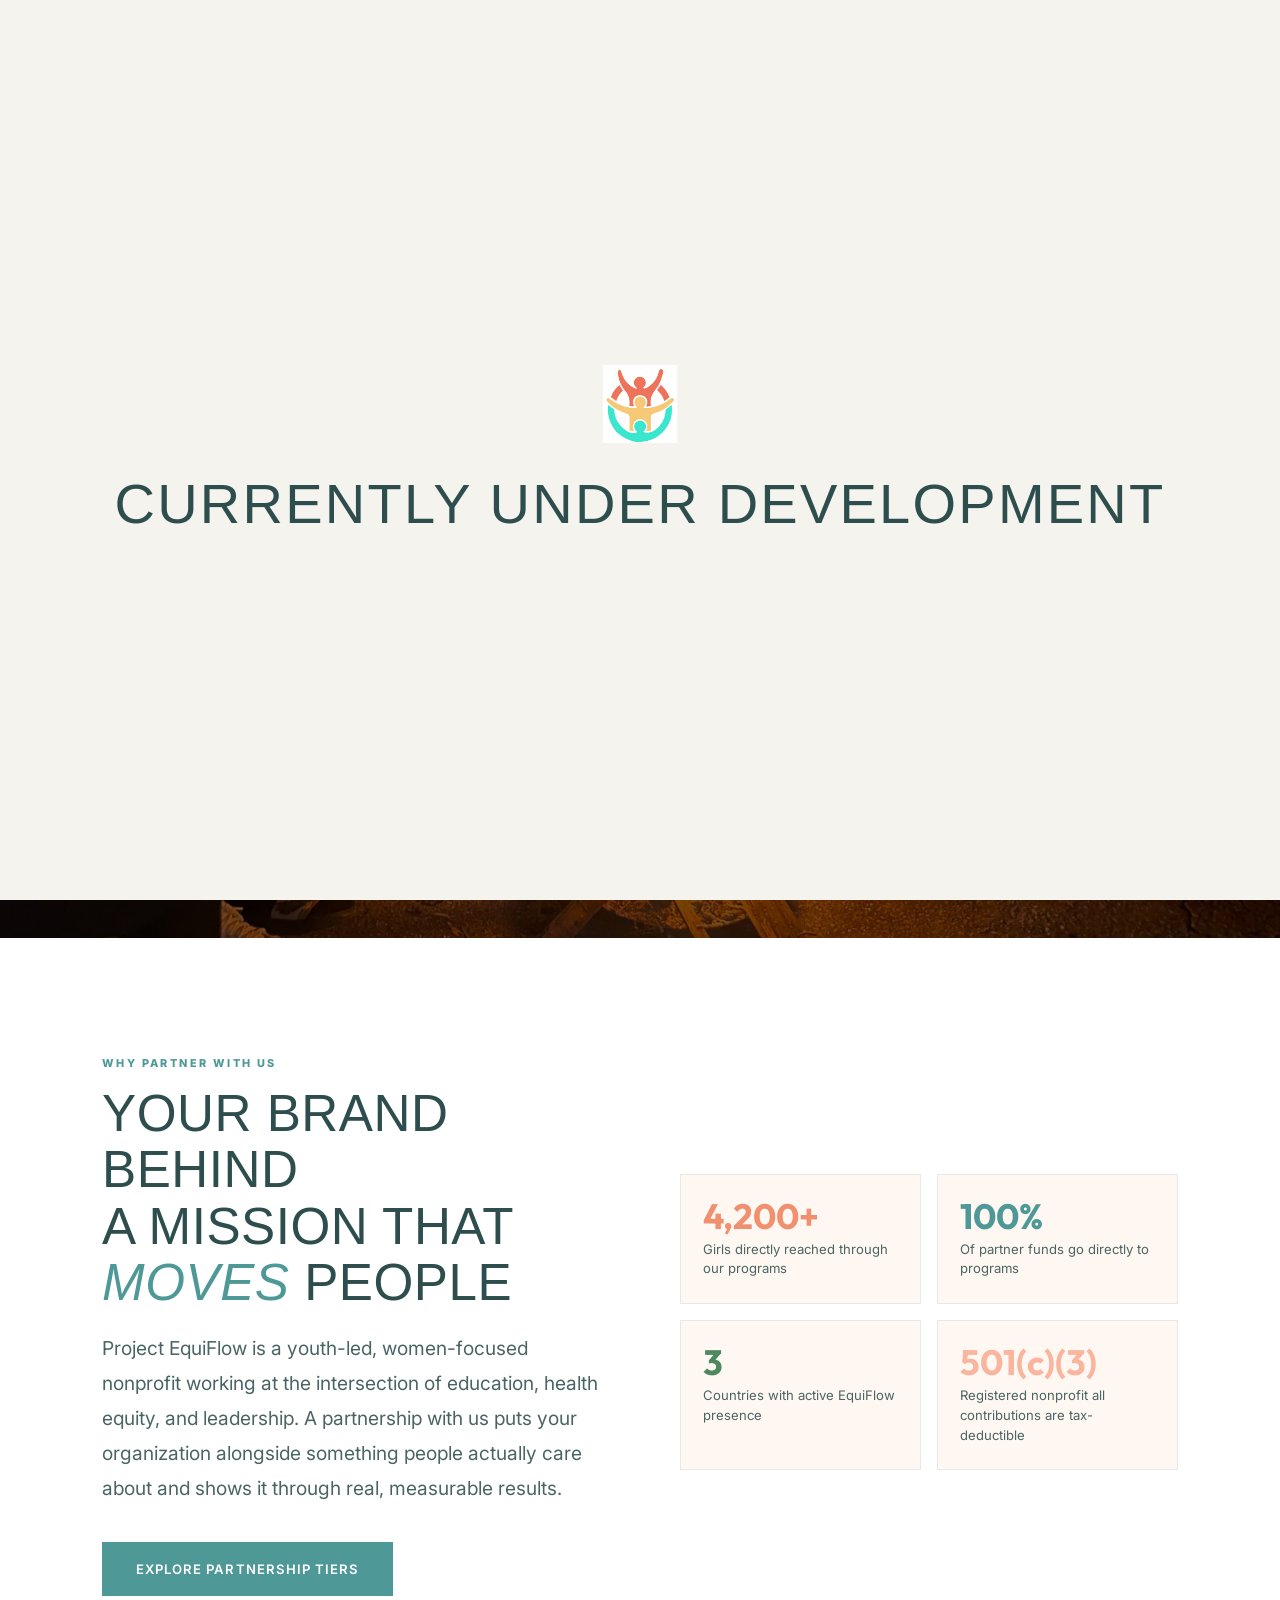
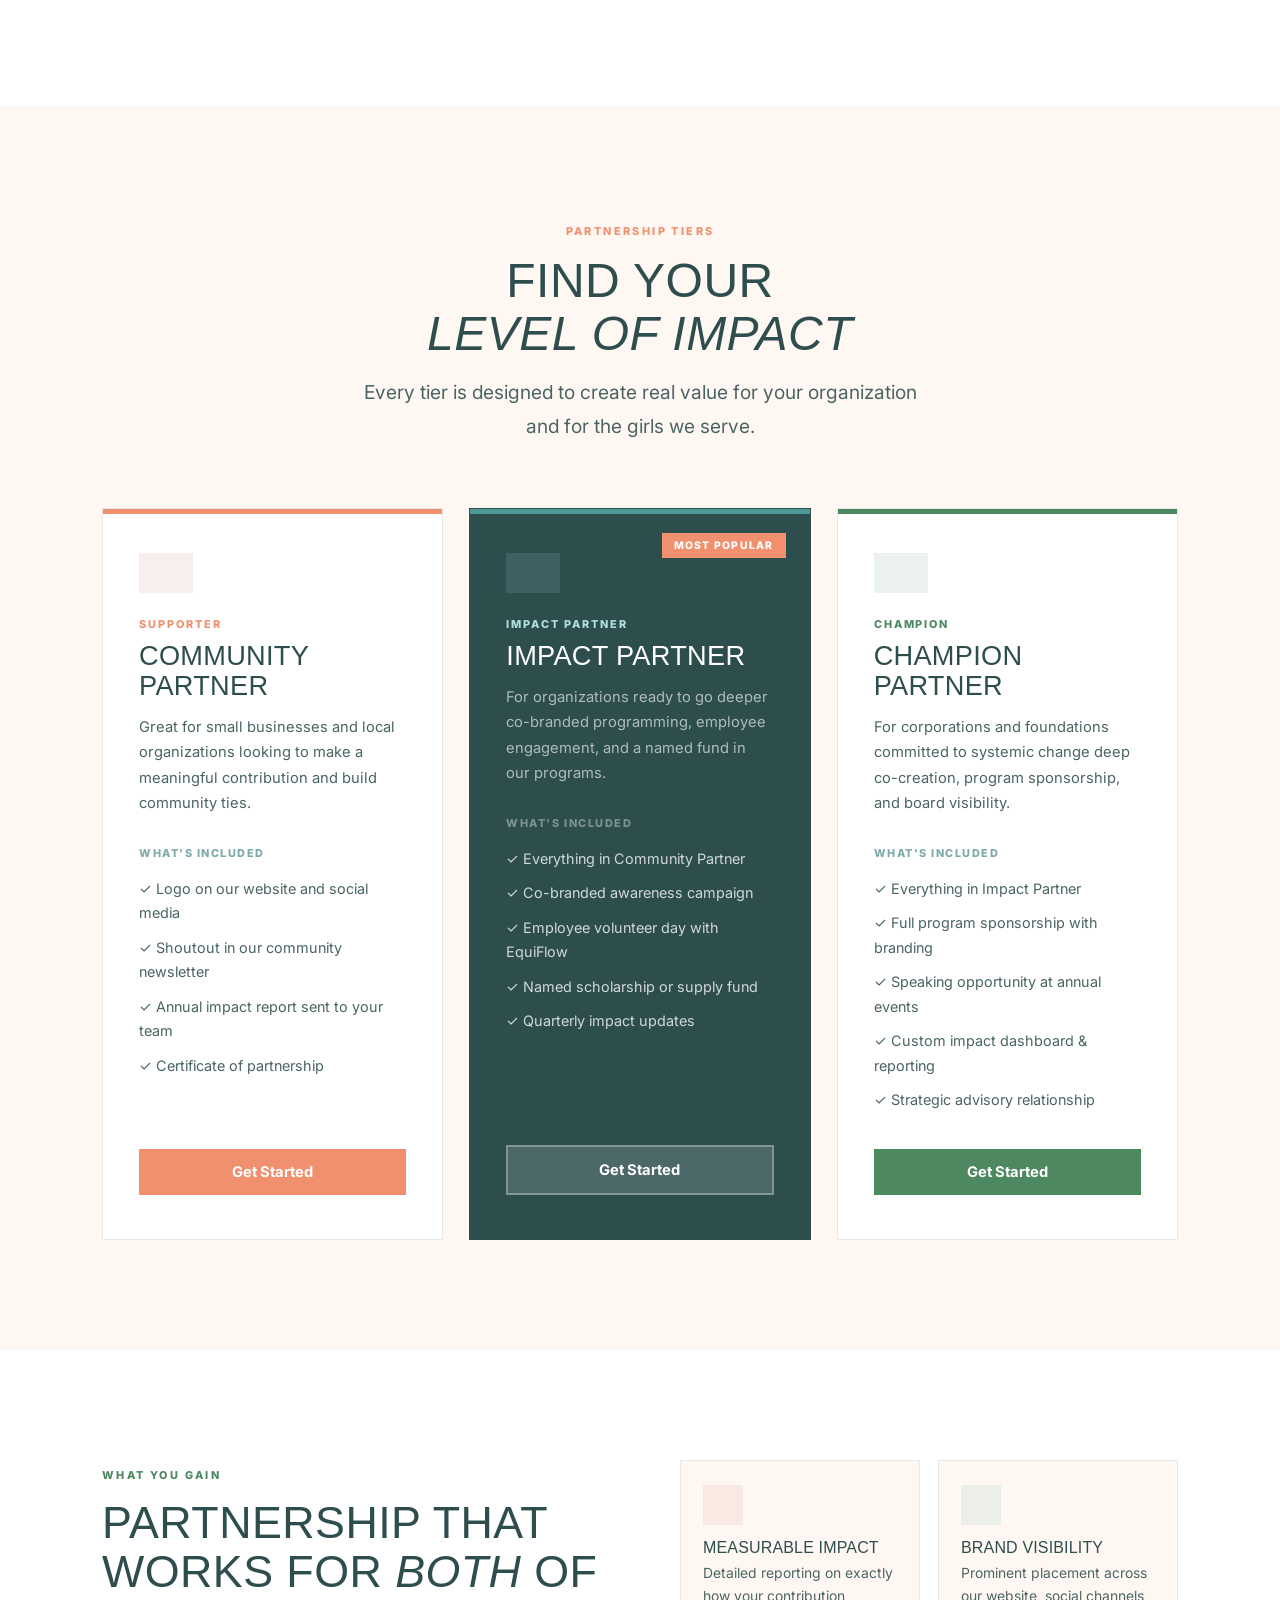
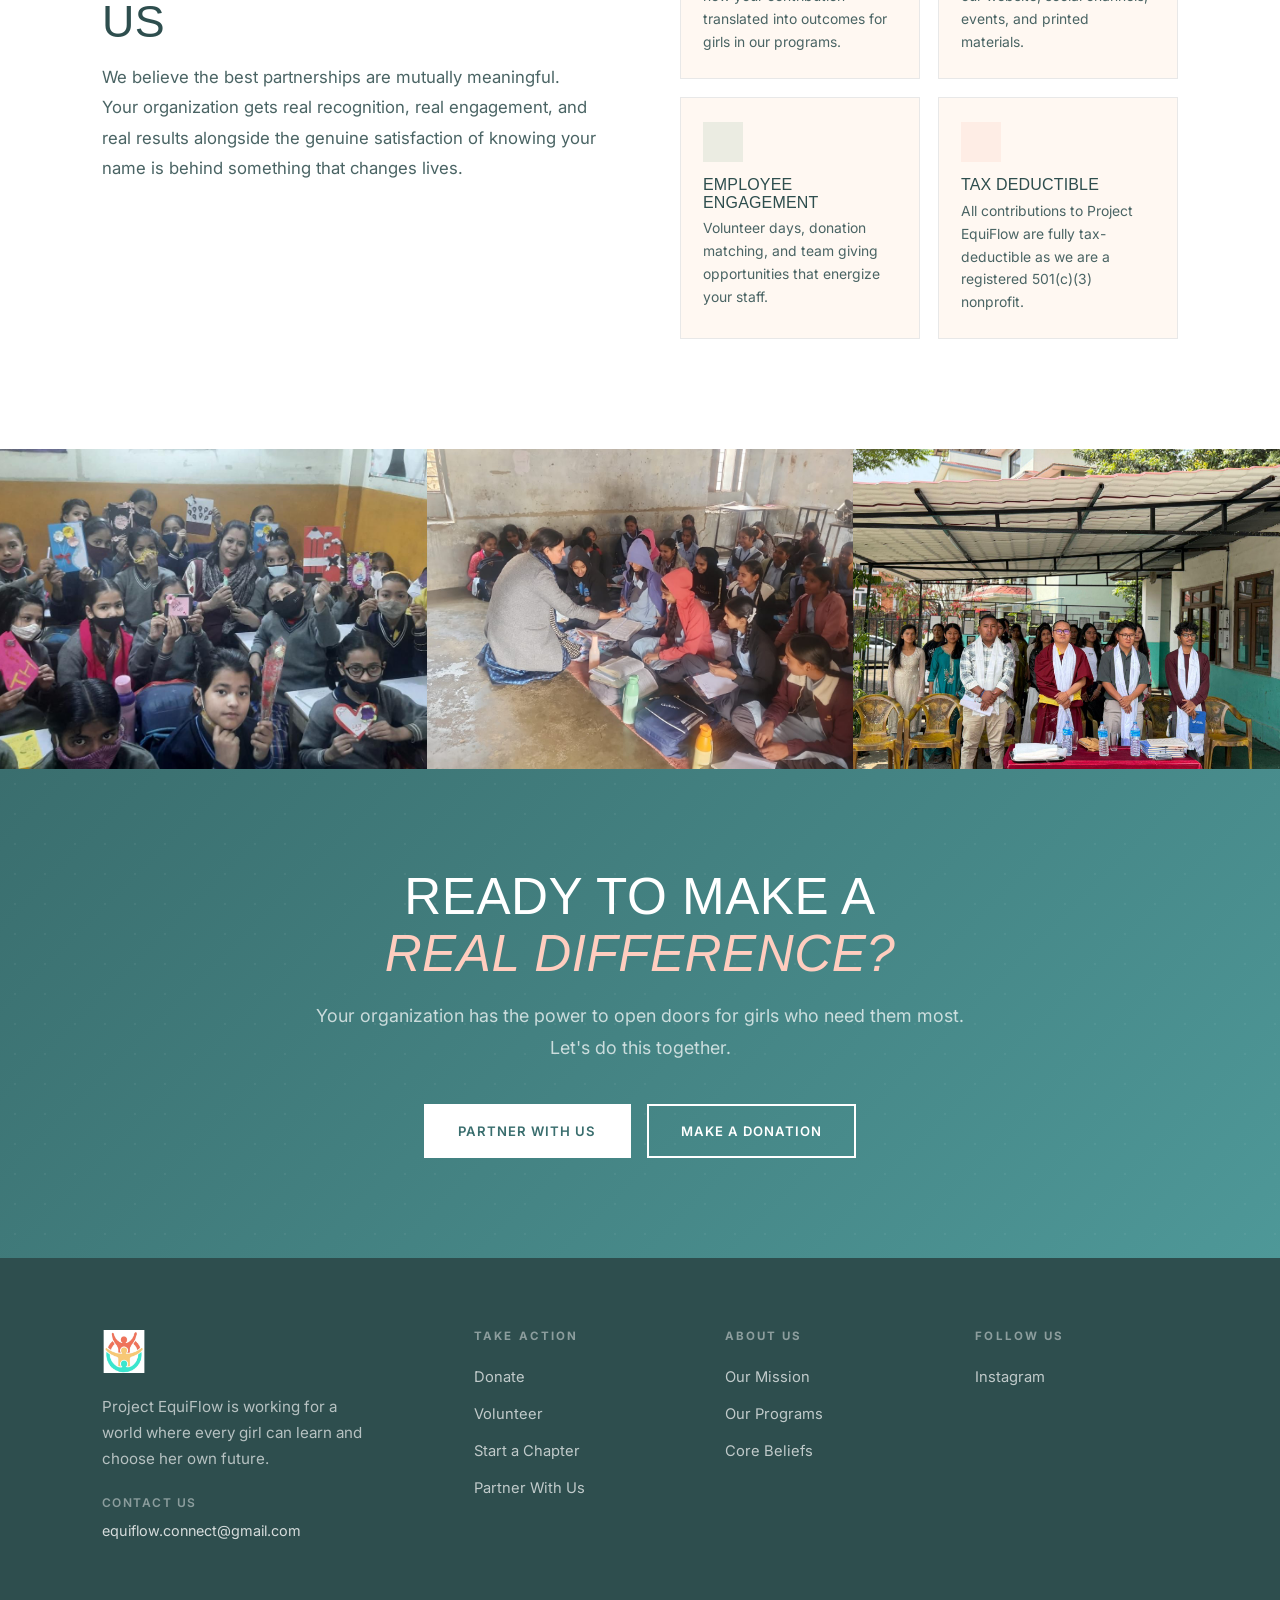
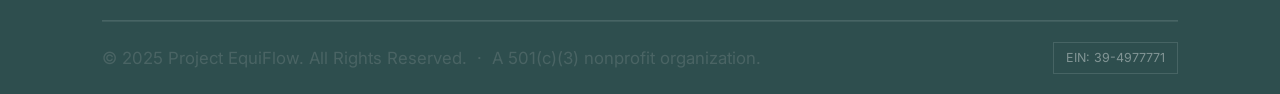
<file: partner.html>
<!DOCTYPE html>
<html lang="en">
<head>
    <meta charset="UTF-8" />
    <meta name="viewport" content="width=device-width, initial-scale=1.0">
    <title>Partner With Us | Project EquiFlow</title>


    <style>
        :root {
            --coral:      #FFBDAB;
            --coral-dark: #F5A488;
            --coral-text: #F0906E;
            --teal:       #96D4D4;
            --teal-light: #B0E0E0;
            --teal-pale:  #EEF9F9;
            --teal-dark:  #4E9898;
            --deep-teal:  #3A6E6E;
            --green:      #4E8860;
            --green-pale: #EDF6E8;
            --green-light:#8FD5A6;
            --cream:      #FFF8F2;
            --white:      #FFFFFF;
            --ink:        #2E4E4E;
            --ink-mid:    #4A6464;
            --ink-light:  #7EAAAA;
            --border:     #DDEEED;
            --ff-serif:   'Outfit', sans-serif;
            --ff-sans:    'Nunito', system-ui, sans-serif;
            --ease:       cubic-bezier(0.16, 1, 0.3, 1);
        }

        *, *::before, *::after { margin: 0; padding: 0; box-sizing: border-box; }
        html { scroll-behavior: smooth; }
        body { font-family: var(--ff-sans); background: var(--cream); color: var(--ink-mid); line-height: 1.7; overflow-x: hidden; }
        h1, h2, h3, h4 { font-family: 'Anton', sans-serif; font-weight: 400; text-transform: uppercase; letter-spacing: 0.01em; line-height: 1.18; color: var(--ink); letter-spacing: -0.01em; }
        a { text-decoration: none; }
        .container { max-width: 1140px; margin: 0 auto; padding: 0 28px; }

        /* REVEAL */
        .reveal {}
        .reveal.active {}
        .reveal-left {}
        .reveal-left.active {}
        .reveal-right {}
        .reveal-right.active {}

        .btn { display: inline-block; font-family: var(--ff-sans); font-size: 0.95rem; font-weight: 600; padding: 14px 32px; border-radius: 0; border: 2px solid transparent; cursor: pointer; transition: background 0.15s, color 0.15s, border-color 0.15s; }
        .btn-coral  { background: var(--coral-text); color: #fff; border-color: var(--coral-text); }
        .btn-coral:hover { background: #B06050; }
        .btn-teal   { background: var(--teal-dark); color: #fff; border-color: var(--teal-dark); }
        .btn-teal:hover { background: var(--deep-teal); }
        .btn-green  { background: var(--green); color: #fff; border-color: var(--green); }
        .btn-green:hover { background: #3D6E4A; }
        .btn-white  { background: #fff; color: var(--deep-teal); border-color: #fff; font-weight: 700; }
        .btn-white:hover { background: var(--cream); }
        .btn-outline-white { background: rgba(255,255,255,0.15); color: #fff; border: 2px solid rgba(255,255,255,0.45); }
        .btn-outline-white:hover { background: rgba(255,255,255,0.28); }

        /* =============================================
           NAVIGATION
        ============================================= */
        .site-header { position: fixed; top: 0; left: 0; right: 0; z-index: 200; background: #fff; border-bottom: 1px solid #e8e8e8; transition: box-shadow 0.3s ease; }
        .site-header.scrolled { box-shadow: 0 2px 16px rgba(0,0,0,0.07); }
        .nav-inner { display: flex; align-items: center; justify-content: space-between; height: 70px; }
        .logo img { height: 52px; width: auto; display: block; }
        .nav-links { display: flex; align-items: center; list-style: none; height: 100%; }
        .nav-links > li { position: static; height: 100%; display: flex; align-items: center; }
        .nav-links > li > a { display: flex; align-items: center; gap: 4px; font-size: 0.85rem; font-weight: 600; letter-spacing: 0.08em; text-transform: uppercase; color: var(--ink); padding: 8px 20px; white-space: nowrap; height: 100%; transition: color 0.15s; }
        .nav-links > li > a:not(.btn-donate):hover { color: var(--coral-text); }
        .nav-links > li > a.active-page { color: var(--coral-text); border-bottom: 2px solid var(--coral-text); }
        .nav-chevron { font-size: 0.65rem; opacity: 0.5; }
        .mega-drop { position: absolute; top: 70px; left: 0; right: 0; background: #fff; border-top: 2px solid var(--coral-text); border-bottom: 1px solid #e8e8e8; box-shadow: 0 16px 48px rgba(0,0,0,0.09); opacity: 0; visibility: hidden; transition: opacity 0.18s ease, visibility 0.18s ease; z-index: 300; }
        .has-mega:hover .mega-drop, .has-mega.open .mega-drop { opacity: 1; visibility: visible; }
        .mega-drop-inner { display: grid; grid-template-columns: 1.6fr 1fr 1fr; gap: 0; padding: 36px 0; }
        .mega-col { padding: 0 32px; border-right: 1px solid #f0f0f0; }
        .mega-col:first-child { padding-left: 0; }
        .mega-col:last-child { border-right: none; }
        .mega-label { font-size: 0.65rem; font-weight: 700; letter-spacing: 0.2em; text-transform: uppercase; color: var(--coral-text); margin-bottom: 10px; }
        .mega-desc { font-size: 0.9rem; color: var(--ink-mid); line-height: 1.6; margin-bottom: 16px; font-weight: 400; }
        .mega-see-all { font-size: 0.78rem; font-weight: 700; letter-spacing: 0.08em; text-transform: uppercase; color: var(--ink); transition: color 0.15s; }
        .mega-see-all:hover { color: var(--coral-text); }
        .mega-col-heading { font-size: 0.62rem; font-weight: 700; letter-spacing: 0.2em; text-transform: uppercase; color: #aaa; margin-bottom: 14px; }
        .mega-col ul { list-style: none; display: flex; flex-direction: column; gap: 10px; }
        .mega-col ul li a { font-size: 0.95rem; font-weight: 400; color: var(--ink); transition: color 0.15s; }
        .mega-col ul li a:hover { color: var(--coral-text); }
        .btn-donate { background: var(--coral-text) !important; color: #fff !important; padding: 20px 36px !important; height: auto !important; display: flex !important; align-items: center !important; font-weight: 700 !important; font-size: 0.9rem !important; letter-spacing: 0.12em !important; text-transform: uppercase !important; border-radius: 0 !important; border: none !important; margin-left: 12px; transition: background 0.2s !important; white-space: nowrap; }
        .btn-donate:hover { background: #a05848 !important; }
        .nav-hamburger { display: none; background: none; border: none; cursor: pointer; padding: 4px; flex-direction: column; gap: 5px; }
        .nav-hamburger span { display: block; width: 22px; height: 2px; background: var(--ink); border-radius: 2px; }
        @media (max-width: 900px) {
            .nav-hamburger { display: flex; }
            .nav-inner { height: 56px; }
            .nav-links { display: none; position: fixed; top: 56px; left: 0; right: 0; flex-direction: column; align-items: stretch; height: auto; background: #fff; border-top: 1px solid #e8e8e8; padding: 16px 24px 24px; gap: 4px; box-shadow: 0 8px 24px rgba(0,0,0,0.1); z-index: 999; }
            .nav-links.open { display: flex; }
            .nav-links > li { height: auto; }
            .nav-links > li > a { font-size: 0.9rem; padding: 11px 0; border-bottom: 1px solid #f0f0f0; height: auto; }
            .mega-drop { position: static; opacity: 1; visibility: visible; border: none; box-shadow: none; display: none; }
            .has-mega.open .mega-drop { display: block; }
            .mega-drop-inner { grid-template-columns: 1fr; padding: 8px 0 4px 16px; gap: 12px; }
            .mega-col { border-right: none; padding: 0; }
            .mega-col-intro { display: none; }
            .btn-donate { height: auto !important; padding: 12px 20px !important; margin: 8px 0 0; justify-content: center; }
        }

        /* =============================================
           ANIMATIONS
        ============================================= */
        @keyframes fadeSlideUp { from { opacity: 0; transform: translateY(28px); } to { opacity: 1; transform: translateY(0); } }

        /* =============================================
           HERO
        ============================================= */
        .partner-hero {
            background: url('image/IMG_9459.png') center/cover no-repeat;
            padding: 120px 0 80px;
            margin-top: 68px;
            position: relative;
            overflow: hidden;
        }
        .partner-hero::before { content:''; position:absolute; inset:0; background:linear-gradient(to bottom,rgba(0,0,0,0.2) 0%,rgba(0,0,0,0.55) 100%); pointer-events:none; z-index:0; }
        .partner-hero::after  { display:none; }
        .hero-deco { position:absolute; inset:0; pointer-events:none; overflow:hidden; z-index:0; }
        .hd-sparkle { position:absolute; }
          50%{opacity:1;transform:scale(1.3) rotate(18deg);} }
                       50%{opacity:.55;transform:scale(1.18);} }
        .blob-canvas { position:absolute; inset:0; overflow:hidden; pointer-events:none; z-index:0; }
        .blob { position:absolute; border-radius:50%; filter:blur(80px); }

        .hero-content { position:relative; z-index:1; max-width:820px; }
        .hero-eyebrow { display:inline-flex; align-items:center; gap:8px; background:rgba(255,255,255,0.14); border:1px solid rgba(255,255,255,0.28); border-radius:100px; padding:7px 18px; font-size:0.7rem; font-weight:700; letter-spacing:0.2em; text-transform:uppercase; color:#fff; margin-bottom:28px;  }
        .hero-eyebrow i { color: var(--coral); font-size: 0.75rem; }
        .partner-hero h1 { font-size:clamp(3rem,7vw,5.5rem); color:#fff; font-weight:700; line-height:1.06; margin-bottom:26px;  }
        .partner-hero h1 em { font-style:italic; color:var(--coral); }
        .hero-sub { font-size:clamp(1.05rem,2vw,1.25rem); color:rgba(255,255,255,0.75); line-height:1.82; max-width:600px; margin-bottom:44px;  }
        .hero-btns { display:flex; gap:14px; flex-wrap:wrap;  }

        /* =============================================
           WHY PARTNER SPLIT
        ============================================= */
        .why-section { padding: 110px 0; background: var(--white); }
        .why-grid { display: grid; grid-template-columns: 1fr 1fr; gap: 80px; align-items: center; }
        .why-text h2    { font-size: clamp(2rem,4vw,3.2rem); margin-bottom: 20px; }
        .why-text h2 em { font-style: italic; color: var(--teal-dark); }
        .why-text p     { font-size: 1.2rem; color: var(--ink-mid); line-height: 1.82; margin-bottom: 36px; }

        .why-stats { display: grid; grid-template-columns: 1fr 1fr; gap: 16px; }
        .why-stat-card { background: var(--cream); border: 1px solid var(--border); border-radius: 0; padding: 24px 22px; }
        .why-stat-card .ws-num { font-family: var(--ff-serif); font-size: 2.2rem; font-weight: 700; line-height: 1; margin-bottom: 6px; }
        .why-stat-card:nth-child(1) .ws-num { color: var(--coral-text); }
        .why-stat-card:nth-child(2) .ws-num { color: var(--teal-dark); }
        .why-stat-card:nth-child(3) .ws-num { color: var(--green); }
        .why-stat-card:nth-child(4) .ws-num { color: var(--coral-dark); }
        .why-stat-card .ws-lbl { font-size: 0.82rem; color: var(--ink-mid); line-height: 1.5; }

        @media (max-width: 860px) { .why-grid { grid-template-columns: 1fr; gap: 56px; } }

        /* =============================================
           PARTNERSHIP TIERS
        ============================================= */
        .tiers-section { padding: 110px 0; background: var(--cream); }
        .section-head { text-align: center; max-width: 580px; margin: 0 auto 64px; }
        .section-eyebrow { display: inline-block; font-size: 0.68rem; font-weight: 800; letter-spacing: 0.22em; text-transform: uppercase; margin-bottom: 14px; }
        .section-head h2 { font-size: clamp(2rem,4vw,3rem); margin-bottom: 16px; }
        .section-head h2 em { font-style: italic; }
        .section-head p  { font-size: 1.2rem; color: var(--ink-mid); line-height: 1.75; }

        .tiers-grid { display: grid; grid-template-columns: repeat(3,1fr); gap: 26px; }

        .tier-card {
            background: var(--white);
            border: 1px solid var(--border);
            border-radius: 0;
            padding: 44px 36px;
            position: relative;
            overflow: hidden;
            transition: background 0.15s, color 0.15s, border-color 0.15s;
            display: flex;
            flex-direction: column;
        }
        .tier-card:hover { box-shadow: 0 28px 70px rgba(0,0,0,0.09); }
        .tier-card::before { content:''; position:absolute; top:0; left:0; right:0; height:5px; border-radius: 0; }
        .tc-coral::before { background: var(--coral-text); }
        .tc-teal::before  { background: var(--teal-dark); }
        .tc-green::before { background: var(--green); }

        /* Featured card */
        .tier-card.featured { background: var(--ink); border-color: transparent; }
        .tier-card.featured h3 { color: #fff; }
        .tier-card.featured .tier-desc { color: rgba(255,255,255,0.62); }
        .tier-card.featured .tier-include-label { color: rgba(255,255,255,0.38); }
        .tier-card.featured .tier-item { color: rgba(255,255,255,0.78); }
        .tier-card.featured .tier-item i { color: var(--teal-light); }
        .tier-featured-badge { position: absolute; top: 24px; right: 24px; background: var(--coral-text); color: #fff; font-size: 0.65rem; font-weight: 800; letter-spacing: 0.12em; text-transform: uppercase; padding: 4px 12px; border-radius: 0; }

        .tier-icon { width: 54px; height: 40px; border-radius: 0; display: flex; align-items: center; justify-content: center; font-size: 1.3rem; margin-bottom: 22px; }
        .tc-coral .tier-icon { background: rgba(192,112,96,0.11); color: var(--coral-text); }
        .tc-teal  .tier-icon { background: rgba(78,152,152,0.11); color: var(--teal-dark); }
        .tc-green .tier-icon { background: rgba(78,136,96,0.11); color: var(--green); }

        .tier-level { font-size: 0.68rem; font-weight: 800; letter-spacing: 0.18em; text-transform: uppercase; margin-bottom: 8px; }
        .tc-coral .tier-level { color: var(--coral-text); }
        .tc-teal  .tier-level { color: var(--teal-dark); }
        .tc-green .tier-level { color: var(--green); }
        .tier-card.featured .tier-level { color: var(--teal-light); }

        .tier-card h3 { font-size: 1.7rem; margin-bottom: 14px; }
        .tier-desc { font-size: 0.92rem; color: var(--ink-mid); line-height: 1.72; margin-bottom: 28px; }

        .tier-include-label { font-size: 0.68rem; font-weight: 800; letter-spacing: 0.14em; text-transform: uppercase; color: var(--ink-light); margin-bottom: 14px; }
        .tier-list { list-style: none; display: flex; flex-direction: column; gap: 10px; margin-bottom: 36px; flex-grow: 1; }
        .tier-item { display: flex; align-items: flex-start; gap: 10px; font-size: 0.9rem; color: var(--ink-mid); }
        .tier-item i { color: var(--green); font-size: 0.78rem; margin-top: 4px; flex-shrink: 0; }

        .tier-btn { display: inline-flex; align-items: center; justify-content: center; gap: 8px; padding: 14px 24px; border-radius: 0; font-family: var(--ff-sans); font-size: 0.92rem; font-weight: 700; border: none; cursor: pointer; transition: background 0.15s, color 0.15s, border-color 0.15s; }
        .tc-coral .tier-btn { background: var(--coral-text); color: #fff; }
        .tc-coral .tier-btn:hover { background: #B06050; }
        .tc-teal  .tier-btn { background: var(--teal-dark); color: #fff; }
        .tc-teal  .tier-btn:hover { background: var(--deep-teal); }
        .tc-green .tier-btn { background: var(--green); color: #fff; }
        .tc-green .tier-btn:hover { background: #3D6E4A; }

        @media (max-width: 900px) { .tiers-grid { grid-template-columns: 1fr; max-width: 520px; margin: 0 auto; } }

        /* =============================================
           WHAT YOU GET BENEFITS STRIP
        ============================================= */
        .benefits-section { padding: 110px 0; background: var(--white); }
        .benefits-grid-outer { display: grid; grid-template-columns: 1fr 1fr; gap: 80px; align-items: start; }
        .benefits-text h2    { font-size: clamp(2rem,4vw,3rem); margin-bottom: 20px; }
        .benefits-text h2 em { font-style: italic; color: var(--green); }
        .benefits-text p     { font-size: 1.2rem; color: var(--ink-mid); line-height: 1.82; }

        .benefits-grid { display: grid; grid-template-columns: 1fr 1fr; gap: 18px; }
        .benefit-card { background: var(--cream); border: 1px solid var(--border); border-radius: 0; padding: 24px 22px; transition: background 0.15s, color 0.15s, border-color 0.15s; }
        .benefit-card:hover { box-shadow: 0 8px 28px rgba(0,0,0,0.07); }
        .benefit-icon { width: 40px; height: 40px; border-radius: 0; display: flex; align-items: center; justify-content: center; font-size: 0.95rem; margin-bottom: 14px; }
        .benefit-card:nth-child(1) .benefit-icon { background: rgba(192,112,96,0.11); color: var(--coral-text); }
        .benefit-card:nth-child(2) .benefit-icon { background: rgba(78,152,152,0.11); color: var(--teal-dark); }
        .benefit-card:nth-child(3) .benefit-icon { background: rgba(78,136,96,0.11); color: var(--green); }
        .benefit-card:nth-child(4) .benefit-icon { background: rgba(245,164,136,0.13); color: var(--coral-dark); }
        .benefit-card h4 { font-size: 1rem; color: var(--ink); margin-bottom: 6px; }
        .benefit-card p  { font-size: 0.87rem; color: var(--ink-mid); line-height: 1.65; }

        @media (max-width: 860px) { .benefits-grid-outer { grid-template-columns: 1fr; gap: 52px; } }
        @media (max-width: 480px)  { .benefits-grid { grid-template-columns: 1fr; } }

        /* =============================================
           CONTACT FORM
        ============================================= */
        .contact-section { padding: 110px 0; background: var(--cream); }
        .contact-grid { display: grid; grid-template-columns: 1fr 1.1fr; gap: 80px; align-items: start; }

        .contact-text h2    { font-size: clamp(2rem,4vw,3rem); margin-bottom: 20px; }
        .contact-text h2 em { font-style: italic; color: var(--coral-text); }
        .contact-text p     { font-size: 1.2rem; color: var(--ink-mid); line-height: 1.82; margin-bottom: 32px; }

        .contact-details { display: flex; flex-direction: column; gap: 16px; }
        .contact-item { display: flex; align-items: center; gap: 14px; }
        .ci-icon { width: 42px; height: 42px; border-radius: 0; background: var(--teal-pale); color: var(--teal-dark); display: flex; align-items: center; justify-content: center; font-size: 0.95rem; flex-shrink: 0; }
        .ci-body strong { display: block; font-size: 0.82rem; font-weight: 700; color: var(--ink); }
        .ci-body span    { font-size: 0.85rem; color: var(--ink-mid); }

        /* Form */
        .partner-form { background: var(--white); border: 1px solid var(--border); border-radius: 0; padding: 44px 40px; }
        .form-row   { display: grid; grid-template-columns: 1fr 1fr; gap: 14px; margin-bottom: 14px; }
        .form-field { display: flex; flex-direction: column; gap: 6px; margin-bottom: 14px; }
        .form-label { font-size: 0.72rem; font-weight: 700; letter-spacing: 0.1em; text-transform: uppercase; color: var(--ink-mid); }
        .form-input, .form-select, .form-textarea {
            padding: 13px 15px; border: 2px solid var(--border); border-radius: 0;
            font-family: var(--ff-sans); font-size: 0.91rem; color: var(--ink);
            outline: none; transition: border-color 0.2s, box-shadow 0.2s; background: #fafafa;
        }
        .form-input:focus, .form-select:focus, .form-textarea:focus { border-color: var(--teal-dark); background: #fff; box-shadow: 0 0 0 4px rgba(78,152,152,0.08); }
        .form-input::placeholder, .form-textarea::placeholder { color: #c0c0c0; }
        .form-select { cursor: pointer; -webkit-appearance: none; appearance: none; background-image: url("data:image/svg+xml,%3Csvg xmlns='http://www.w3.org/2000/svg' width='12' height='8' viewBox='0 0 12 8'%3E%3Cpath d='M1 1l5 5 5-5' stroke='%237EAAAA' stroke-width='2' fill='none' stroke-linecap='round'/%3E%3C/svg%3E"); background-repeat: no-repeat; background-position: right 14px center; padding-right: 36px; }
        .form-textarea { resize: vertical; min-height: 110px; line-height: 1.65; }
        .form-submit {
            width: 100%; padding: 16px; border: none; border-radius: 0;
            background: linear-gradient(135deg, var(--teal-dark), var(--deep-teal));
            color: #fff; font-family: var(--ff-sans); font-size: 1rem; font-weight: 700;
            cursor: pointer; transition: background 0.15s, color 0.15s, border-color 0.15s;
            display: flex; align-items: center; justify-content: center; gap: 10px;
        }
        .form-submit:hover { box-shadow: 0 12px 36px rgba(78,152,152,0.4); }

        @media (max-width: 860px) {
            .contact-grid { grid-template-columns: 1fr; gap: 52px; }
            .partner-form { padding: 32px 24px; }
        }
        @media (max-width: 520px) { .form-row { grid-template-columns: 1fr; } }

        /* =============================================
           CTA BANNER
        ============================================= */
        .cta-banner { background: linear-gradient(135deg, var(--deep-teal) 0%, var(--teal-dark) 100%); padding: 100px 0; text-align: center; position: relative; overflow: hidden; }
        .cta-banner::before { content:''; position:absolute; inset:0; background-image:radial-gradient(circle,rgba(255,255,255,0.05) 1.5px,transparent 1.5px); background-size:30px 30px; }
        .cta-inner { position: relative; z-index: 1; max-width: 660px; margin: 0 auto; }
        .cta-banner h2    { font-size: clamp(2rem,4vw,3.2rem); color: #fff; margin-bottom: 18px; }
        .cta-banner h2 em { font-style: italic; color: var(--coral); }
        .cta-banner p     { font-size: 1.12rem; color: rgba(255,255,255,0.72); line-height: 1.78; margin-bottom: 40px; }
        .cta-btns { display: flex; gap: 16px; justify-content: center; flex-wrap: wrap; }

        /* =============================================
           FOOTER
        ============================================= */
        .footer { background: var(--ink); padding: 60px 0 32px; }
        .footer-grid { display: grid; grid-template-columns: 2fr 1fr 1fr 1fr; gap: 48px; margin-bottom: 48px; }
        .footer .logo-name      { color: #fff; }
        .footer .logo-name span { color: var(--coral-dark); }
        .footer .logo-sub       { color: var(--teal-light); }
        .footer-tagline { font-size: 0.9rem; color: rgba(255,255,255,0.42); margin-top: 16px; line-height: 1.72; max-width: 260px; }
        .footer-col h4  { font-family: var(--ff-sans); font-size: 0.7rem; font-weight: 700; letter-spacing: 0.18em; text-transform: uppercase; color: rgba(255,255,255,0.33); margin-bottom: 20px; }
        .footer-col ul  { list-style: none; display: flex; flex-direction: column; gap: 10px; }
        .footer-col ul li a { font-size: 0.92rem; color: rgba(255,255,255,0.58); transition: color 0.2s; }
        .footer-col ul li a:hover { color: #fff; }
        .footer-bottom { border-top: 1px solid rgba(255,255,255,0.08); padding-top: 28px; text-align: center; font-size: 0.8rem; color: rgba(255,255,255,0.28); }
        @media (max-width: 820px) { .footer-grid { grid-template-columns: 1fr 1fr; } }
        @media (max-width: 480px) { .footer-grid { grid-template-columns: 1fr; } }
    </style>
    <link rel="stylesheet" href="shared.css">
    <link rel="stylesheet" href="transitions.css">
    <link rel="icon" type="image/png" href="image/logo-clean.png">
<style>
#dev-overlay {
    position: fixed;
    inset: 0;
    z-index: 99999;
    background: #f5f3ee;
    display: flex;
    flex-direction: column;
    align-items: center;
    justify-content: center;
    gap: 16px;
    font-family: "Outfit", sans-serif;
}
#dev-overlay img { height: 64px; width: auto; margin-bottom: 8px; }
#dev-overlay .dev-tag {
    background: #F0906E;
    color: #fff;
    font-size: 0.75rem;
    font-weight: 700;
    letter-spacing: 0.12em;
    text-transform: uppercase;
    padding: 4px 16px;
    border-radius: 999px;
}
#dev-overlay h1 {
    font-family: "Anton", sans-serif;
    font-size: clamp(2rem, 6vw, 3.5rem);
    color: #2E4E4E;
    letter-spacing: 0.04em;
    margin: 0;
    text-align: center;
}
#dev-overlay p {
    font-size: 1.05rem;
    color: #4A6464;
    margin: 0;
    text-align: center;
    max-width: 360px;
    line-height: 1.6;
}
</style>
</head>
<body>
<div id="dev-overlay">
  <img src="image/logo-clean.png" alt="Project EquiFlow" style="height:80px;width:auto;margin-bottom:12px;" />
  <h1>Currently Under Development</h1>
  </div>


    <!-- NAVIGATION -->
    <header class="site-header" id="site-header">
        <div class="container nav-inner">
            <a href="index.html" class="logo">
                <img src="image/logo-clean.png" alt="Project EquiFlow" style="height:52px;width:auto;display:block;" />
            </a>
                        <ul class="nav-links" id="nav-links">
                <li><a href="index.html">About</a></li>
                <li><a href="why-education.html">Why Education?</a></li>
                <li><a href="program.html">Programs</a></li>
                <li><a href="volunteer.html" class="active-page">Get Involved</a></li>
                <li><a href="https://docs.google.com/forms/d/1ufZauH4xaZ37Nz5kRHjh_QIL51TuNn06vASEfGitVos/viewform" target="_blank" rel="noopener" class="btn-donate">Donate</a></li>
            </ul>
            <button class="nav-hamburger" id="hamburger" aria-label="Open menu">
                <span></span><span></span><span></span>
            </button>
        </div>
    </header>

    <!-- HERO -->
    <section class="partner-hero">

                <div class="container">
            <div class="hero-content">
                <div class="hero-eyebrow">
                    
                    Corporate &amp; Organizational Partnerships
                </div>
                <h1>Build something<br>that <em>matters</em><br>with us.</h1>
                <p class="hero-sub">
                    When your organization partners with Project EquiFlow, you're not just writing a check you're investing in a girl's future. Let's create lasting impact together.
                </p>
                <div class="hero-btns">
                    <a href="#contact" class="btn btn-white">Get in Touch</a>
                    <a href="#tiers" class="btn btn-outline-white">See Partnership Tiers</a>
                </div>
            </div>
        </div>
    </section>

    <!-- WHY PARTNER -->
    <section class="why-section">
        <div class="container">
            <div class="why-grid">
                <div class="why-text reveal-left">
                    <span style="display:inline-block;font-size:0.68rem;font-weight:800;letter-spacing:0.22em;text-transform:uppercase;color:var(--teal-dark);margin-bottom:14px;">Why Partner With Us</span>
                    <h2>Your brand behind<br>a mission that <em>moves</em> people</h2>
                    <p>Project EquiFlow is a youth-led, women-focused nonprofit working at the intersection of education, health equity, and leadership. A partnership with us puts your organization alongside something people actually care about and shows it through real, measurable results.</p>
                    <a href="#tiers" class="btn btn-teal">Explore Partnership Tiers</a>
                </div>
                <div class="why-stats reveal-right">
                    <div class="why-stat-card">
                        <div class="ws-num">4,200+</div>
                        <div class="ws-lbl">Girls directly reached through our programs</div>
                    </div>
                    <div class="why-stat-card">
                        <div class="ws-num">100%</div>
                        <div class="ws-lbl">Of partner funds go directly to programs</div>
                    </div>
                    <div class="why-stat-card">
                        <div class="ws-num">3</div>
                        <div class="ws-lbl">Countries with active EquiFlow presence</div>
                    </div>
                    <div class="why-stat-card">
                        <div class="ws-num">501(c)(3)</div>
                        <div class="ws-lbl">Registered nonprofit all contributions are tax-deductible</div>
                    </div>
                </div>
            </div>
        </div>
    </section>

    <!-- PARTNERSHIP TIERS -->
    <section class="tiers-section" id="tiers">
        <div class="container">
            <div class="section-head reveal">
                <span class="section-eyebrow" style="color:var(--coral-text)">Partnership Tiers</span>
                <h2>Find your<br><em>level of impact</em></h2>
                <p>Every tier is designed to create real value for your organization and for the girls we serve.</p>
            </div>
            <div class="tiers-grid">

                <!-- Supporter -->
                <div class="tier-card tc-coral reveal" data-delay="0">
                    <div class="tier-icon"></div>
                    <div class="tier-level">Supporter</div>
                    <h3>Community Partner</h3>
                    <p class="tier-desc">Great for small businesses and local organizations looking to make a meaningful contribution and build community ties.</p>
                    <div class="tier-include-label">What's included</div>
                    <ul class="tier-list">
                        <li class="tier-item">✓ Logo on our website and social media</li>
                        <li class="tier-item">✓ Shoutout in our community newsletter</li>
                        <li class="tier-item">✓ Annual impact report sent to your team</li>
                        <li class="tier-item">✓ Certificate of partnership</li>
                    </ul>
                    <button class="tier-btn">Get Started</button>
                </div>

                <!-- Impact Partner Featured -->
                <div class="tier-card tc-teal featured reveal" data-delay="120">
                    <div class="tier-featured-badge">Most Popular</div>
                    <div class="tier-icon" style="background:rgba(150,212,212,0.14);color:var(--teal-light)"></div>
                    <div class="tier-level">Impact Partner</div>
                    <h3>Impact Partner</h3>
                    <p class="tier-desc">For organizations ready to go deeper co-branded programming, employee engagement, and a named fund in our programs.</p>
                    <div class="tier-include-label">What's included</div>
                    <ul class="tier-list">
                        <li class="tier-item">✓ Everything in Community Partner</li>
                        <li class="tier-item">✓ Co-branded awareness campaign</li>
                        <li class="tier-item">✓ Employee volunteer day with EquiFlow</li>
                        <li class="tier-item">✓ Named scholarship or supply fund</li>
                        <li class="tier-item">✓ Quarterly impact updates</li>
                    </ul>
                    <button class="tier-btn" style="background:rgba(255,255,255,0.15);color:#fff;border:2px solid rgba(255,255,255,0.3);">Get Started</button>
                </div>

                <!-- Champion -->
                <div class="tier-card tc-green reveal" data-delay="240">
                    <div class="tier-icon"></div>
                    <div class="tier-level">Champion</div>
                    <h3>Champion Partner</h3>
                    <p class="tier-desc">For corporations and foundations committed to systemic change deep co-creation, program sponsorship, and board visibility.</p>
                    <div class="tier-include-label">What's included</div>
                    <ul class="tier-list">
                        <li class="tier-item">✓ Everything in Impact Partner</li>
                        <li class="tier-item">✓ Full program sponsorship with branding</li>
                        <li class="tier-item">✓ Speaking opportunity at annual events</li>
                        <li class="tier-item">✓ Custom impact dashboard & reporting</li>
                        <li class="tier-item">✓ Strategic advisory relationship</li>
                    </ul>
                    <button class="tier-btn">Get Started</button>
                </div>

            </div>
        </div>
    </section>

    <!-- BENEFITS -->
    <section class="benefits-section">
        <div class="container">
            <div class="benefits-grid-outer">
                <div class="reveal-left">
                    <span style="display:inline-block;font-size:0.68rem;font-weight:800;letter-spacing:0.22em;text-transform:uppercase;color:var(--green);margin-bottom:14px;">What You Gain</span>
                    <h2>Partnership that<br>works for <em>both</em> of us</h2>
                    <p style="margin-top:16px;font-size:1.05rem;color:var(--ink-mid);line-height:1.82;">We believe the best partnerships are mutually meaningful. Your organization gets real recognition, real engagement, and real results alongside the genuine satisfaction of knowing your name is behind something that changes lives.</p>
                </div>
                <div class="benefits-grid reveal-right">
                    <div class="benefit-card">
                        <div class="benefit-icon"></div>
                        <h4>Measurable Impact</h4>
                        <p>Detailed reporting on exactly how your contribution translated into outcomes for girls in our programs.</p>
                    </div>
                    <div class="benefit-card">
                        <div class="benefit-icon"></div>
                        <h4>Brand Visibility</h4>
                        <p>Prominent placement across our website, social channels, events, and printed materials.</p>
                    </div>
                    <div class="benefit-card">
                        <div class="benefit-icon"></div>
                        <h4>Employee Engagement</h4>
                        <p>Volunteer days, donation matching, and team giving opportunities that energize your staff.</p>
                    </div>
                    <div class="benefit-card">
                        <div class="benefit-icon"></div>
                        <h4>Tax Deductible</h4>
                        <p>All contributions to Project EquiFlow are fully tax-deductible as we are a registered 501(c)(3) nonprofit.</p>
                    </div>
                </div>
            </div>
        </div>
    </section>

    <!-- CTA BANNER -->
        <!-- PHOTO STRIP -->
    <div style="display:grid;grid-template-columns:1fr 1fr 1fr;gap:0;height:320px;overflow:hidden;">
        <img src="image/IMG_0309.png" alt="Girls with health kits" style="width:100%;height:100%;object-fit:cover;object-position:center;" />
        <img src="image/IMG_7275.png" alt="Girls learning" style="width:100%;height:100%;object-fit:cover;object-position:center;" />
        <img src="image/PHOTO-2026-05-13-20-02-27.jpg" alt="Group of girls" style="width:100%;height:100%;object-fit:cover;object-position:center 40%;" />
    </div>

    <section class="cta-banner">
        <div class="cta-inner">
            <h2>Ready to make a<br><em>real difference?</em></h2>
            <p>Your organization has the power to open doors for girls who need them most. Let's do this together.</p>
            <div class="cta-btns">
                <a href="#contact" class="btn btn-white">Partner With Us</a>
                <a href="https://docs.google.com/forms/d/1ufZauH4xaZ37Nz5kRHjh_QIL51TuNn06vASEfGitVos/viewform" target="_blank" rel="noopener" class="btn btn-outline-white">Make a Donation</a>
            </div>
        </div>
    </section>

    <!-- FOOTER -->
    <footer class="footer">
        <div class="container">
            <div class="footer-inner">
                <div class="footer-brand-col">
                    <img src="image/logo-clean.png" alt="Project EquiFlow" class="footer-logo-img" />
                    <p class="footer-tagline">Project EquiFlow is working for a world where every girl can learn and choose her own future.</p>
                    <div class="footer-contact-block">
                        <p>Contact Us</p>
                        <a href="mailto:equiflow.connect@gmail.com">equiflow.connect@gmail.com</a>
                    </div>
                </div>
                <div class="footer-col">
                    <h4>Take Action</h4>
                    <ul>
                        <li><a href="https://docs.google.com/forms/d/1ufZauH4xaZ37Nz5kRHjh_QIL51TuNn06vASEfGitVos/viewform" target="_blank" rel="noopener">Donate</a></li>
                        <li><a href="volunteer.html">Volunteer</a></li>
                        <li><a href="https://docs.google.com/forms/d/e/1FAIpQLScfsn3H9LZ4NnRd0ORk6OgTbW1NsHnHxJmTMsAm6yLCFaHRUA/viewform?usp=publish-editor" target="_blank" rel="noopener">Start a Chapter</a></li>
                        <li><a href="partner.html">Partner With Us</a></li>
                    </ul>
                </div>
                <div class="footer-col">
                    <h4>About Us</h4>
                    <ul>
                        <li><a href="mission.html">Our Mission</a></li>
                        <li><a href="program.html">Our Programs</a></li>
                        <li><a href="mission.html#beliefs">Core Beliefs</a></li>
                    </ul>
                </div>
                <div class="footer-col">
                    <h4>Follow Us</h4>
                    <ul>
                        <li><a href="https://www.instagram.com/projectequiflow/?__d=11%252F" target="_blank" rel="noopener">Instagram</a></li>
                    </ul>
                </div>
            </div>
            <div class="footer-bottom">
                <p>&copy; 2025 Project EquiFlow. All Rights Reserved. &nbsp;&middot;&nbsp; A 501(c)(3) nonprofit organization.</p>
                <span class="footer-ein">EIN: 39-4977771</span>
            </div>
        </div>
    </footer>

    <script>
        /* Sticky nav */
        const header = document.getElementById('site-header');
        window.addEventListener('scroll', () => {
            header.classList.toggle('scrolled', window.scrollY > 20);
        }, { passive: true });

        /* Mobile nav */
        const hamburger = document.getElementById('hamburger');
        const navLinks  = document.getElementById('nav-links');
        hamburger.addEventListener('click', () => {
            const open = navLinks.classList.toggle('open');
            hamburger.innerHTML = open
                ? '<span style="transform:rotate(45deg) translate(5px,5px)"></span><span style="opacity:0"></span><span style="transform:rotate(-45deg) translate(5px,-5px)"></span>'
                : '<span></span><span></span><span></span>';
        });
        /* ── Mobile mega dropdown toggles ── */
        document.querySelectorAll('.nav-links .has-mega > a').forEach(a => {
            a.addEventListener('click', e => {
                if (window.innerWidth <= 900) {
                    e.preventDefault();
                    a.parentElement.classList.toggle('open');
                }
            });
        });
        });

        /* Form submit state */
        document.querySelector('.form-submit').addEventListener('click', () => {
            const btn = document.querySelector('.form-submit');
            btn.innerHTML = '✓ Message Sent!';
            btn.style.background = 'linear-gradient(135deg, var(--green), #3D6E4A)';
            setTimeout(() => {
                btn.innerHTML = ' Send Message';
                btn.style.background = '';
            }, 3000);
        });

        /* Scroll reveal */
        const observer = new IntersectionObserver((entries) => {
            entries.forEach(e => {
                if (e.isIntersecting) {
                    const delay = e.target.dataset.delay || 0;
                    setTimeout(() => e.target.classList.add('active'), +delay);
                    observer.unobserve(e.target);
                }
            });
        }, { threshold: 0.1 });

        document.querySelectorAll('.reveal, .reveal-left, .reveal-right').forEach(el => {
            observer.observe(el);
        });
    </script>
    
</body>
</html>
</file>
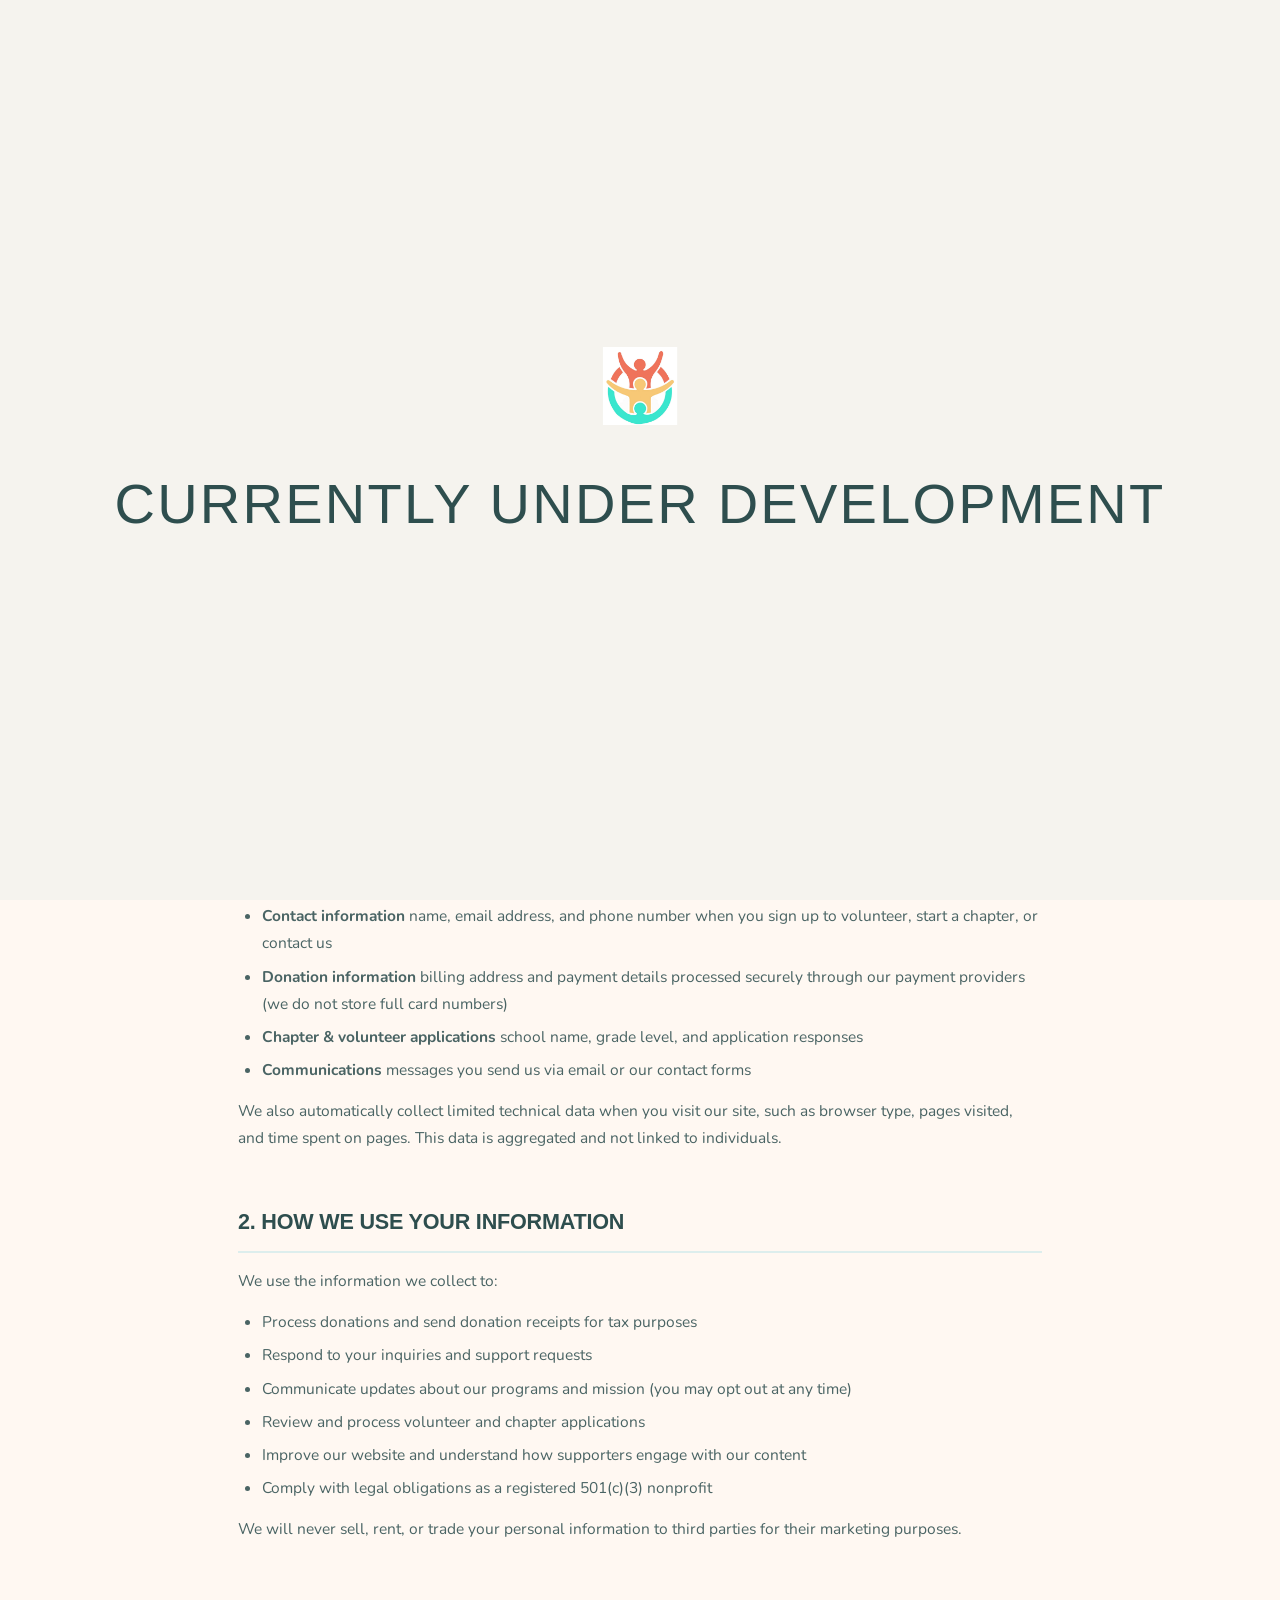
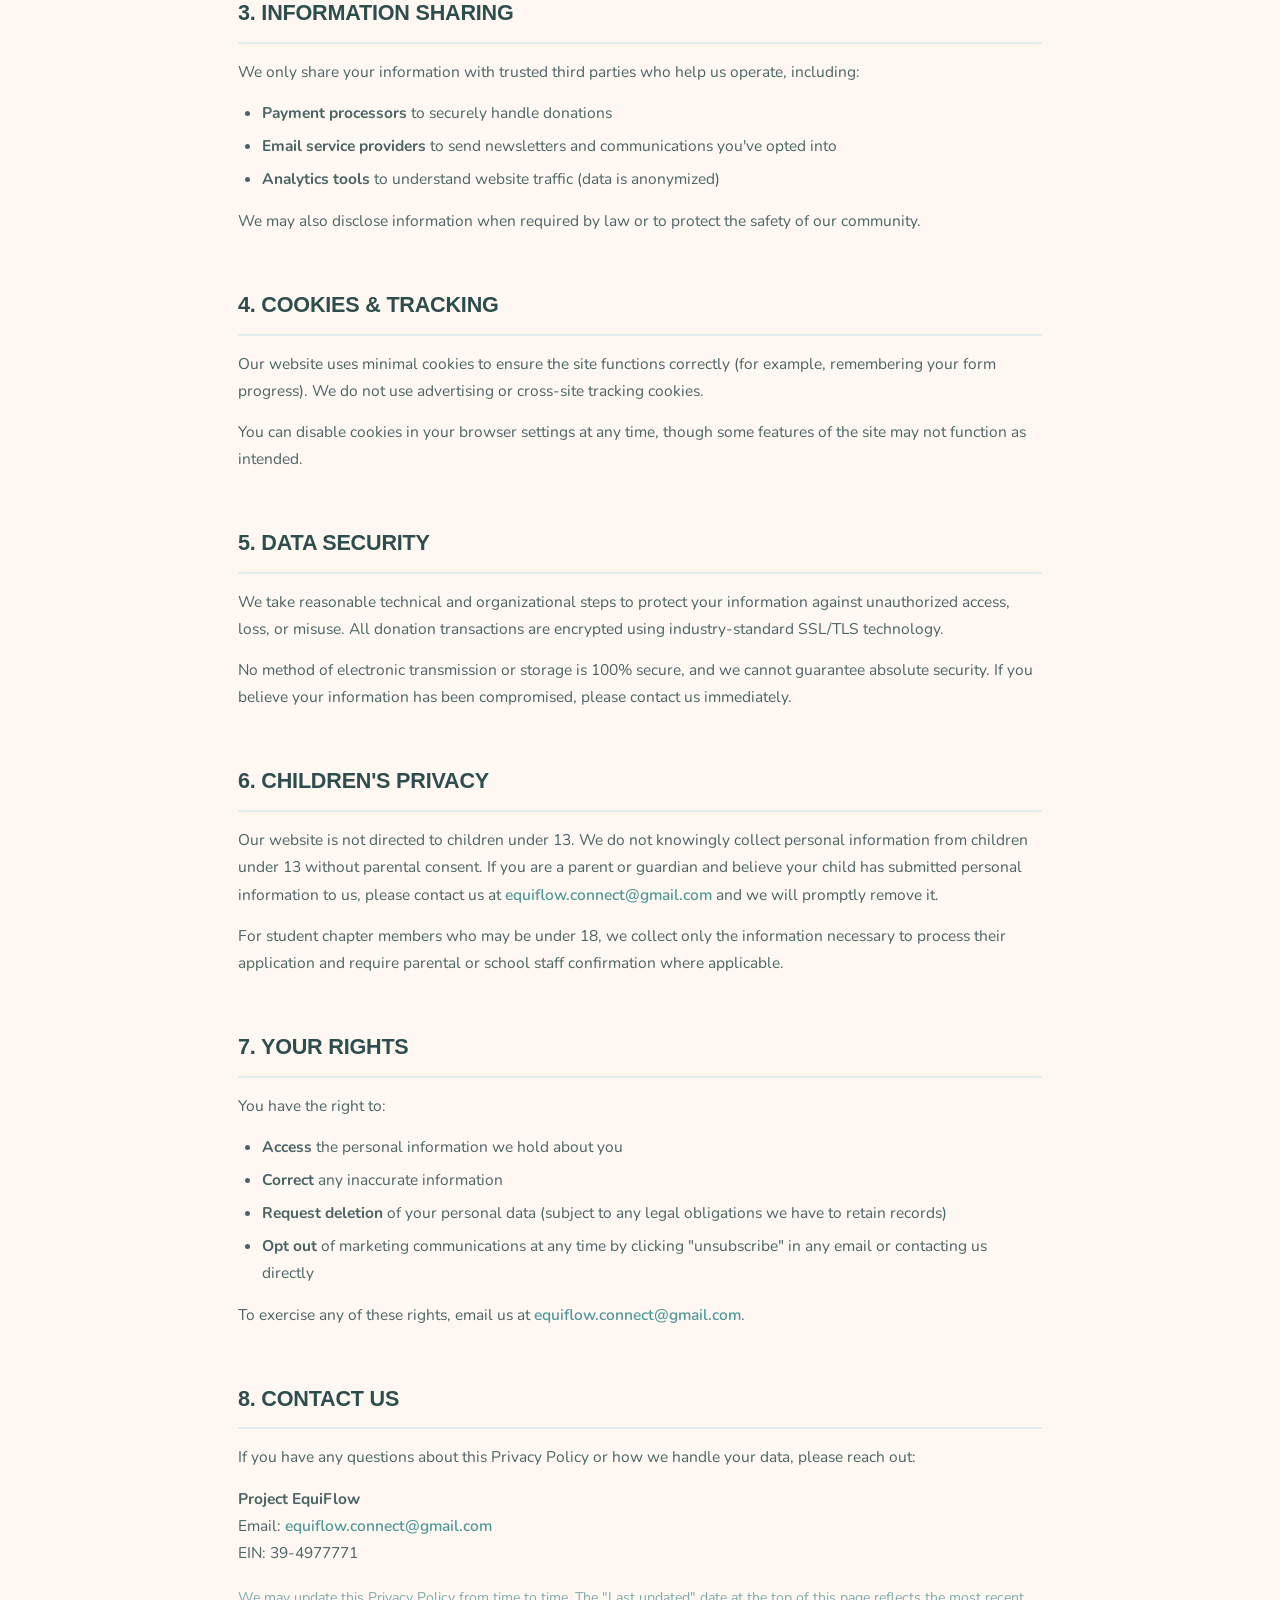
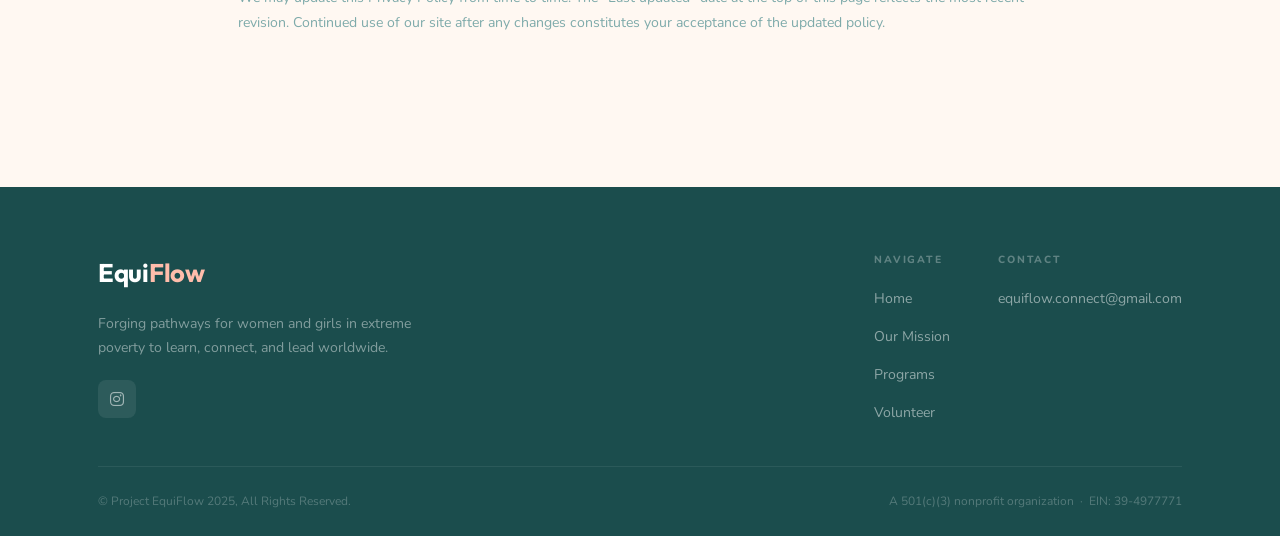
<file: privacy.html>
<!DOCTYPE html>
<html lang="en">
<head>
    <meta charset="UTF-8" />
    <meta name="viewport" content="width=device-width, initial-scale=1.0">
    <title>Privacy Policy | Project EquiFlow</title>

    <link rel="preconnect" href="https://fonts.googleapis.com">
    <link rel="preconnect" href="https://fonts.gstatic.com" crossorigin>
    <link href="https://fonts.googleapis.com/css2?family=Outfit:wght@400;500;600;700;800&family=Nunito:wght@300;400;500;600;700;800&display=swap" rel="stylesheet">
    <link rel="stylesheet" href="https://cdnjs.cloudflare.com/ajax/libs/font-awesome/6.5.1/css/all.min.css">
    <link rel="stylesheet" href="transitions.css">

    <style>
        :root {
            --coral:      #FFBDAB;
            --coral-dark: #F5A488;
            --coral-text: #F0906E;
            --teal:       #96D4D4;
            --teal-light: #B0E0E0;
            --teal-pale:  #EEF9F9;
            --teal-dark:  #4E9898;
            --deep-teal:  #3A6E6E;
            --cream:      #FFF8F2;
            --white:      #FFFFFF;
            --ink:        #2E4E4E;
            --ink-mid:    #4A6464;
            --ink-light:  #7EAAAA;
            --border:     #DDEEED;
            --ff-serif:   'Outfit', sans-serif;
            --ff-sans:    'Nunito', system-ui, sans-serif;
            --ease:       cubic-bezier(0.16, 1, 0.3, 1);
        }

        *, *::before, *::after { margin: 0; padding: 0; box-sizing: border-box; }
        html { scroll-behavior: smooth; }
        body { font-family: var(--ff-sans); background: var(--cream); color: var(--ink-mid); line-height: 1.75; overflow-x: hidden; }
        h1, h2, h3, h4 { font-family: 'Anton', sans-serif; font-weight: 400; text-transform: uppercase; letter-spacing: 0.01em; color: var(--ink); letter-spacing: -0.01em; }
        a { text-decoration: none; color: var(--teal-dark); }
        a:hover { text-decoration: underline; }
        .container { max-width: 860px; margin: 0 auto; padding: 0 28px; }

        /* NAV */
        .site-header { position: fixed; top: 0; left: 0; right: 0; z-index: 200; background: #fff; border-bottom: 1px solid var(--border); transition: box-shadow 0.3s ease; }
        .site-header.scrolled { box-shadow: 0 2px 20px rgba(0,0,0,0.08); }
        .nav-inner { display: flex; align-items: center; justify-content: space-between; height: 70px; }
        .logo img { height: 52px; width: auto; display: block; }
        .nav-back { font-family: var(--ff-sans); font-size: 0.9rem; font-weight: 600; color: var(--ink-mid); display: flex; align-items: center; gap: 6px; padding: 10px 20px; border-radius: 0; transition: background 0.2s, color 0.2s; }
        .nav-back:hover { background: var(--teal-pale); color: var(--teal-dark); text-decoration: none; }

        /* HERO BANNER */
        .privacy-hero {
            background: linear-gradient(135deg, var(--deep-teal) 0%, #2A5858 60%, #1B4040 100%);
            padding: 140px 0 80px;
            text-align: center;
        }
        .privacy-hero h1 {
            font-size: clamp(2.2rem, 5vw, 3.2rem);
            font-weight: 800;
            color: var(--white);
            margin-bottom: 16px;
            letter-spacing: -0.025em;
        }
        .privacy-hero p {
            color: rgba(255,255,255,0.65);
            font-size: 1rem;
            max-width: 480px;
            margin: 0 auto;
        }
        .privacy-hero .updated {
            display: inline-block;
            margin-top: 20px;
            font-size: 0.75rem;
            font-weight: 700;
            letter-spacing: 0.15em;
            text-transform: uppercase;
            color: rgba(255,189,171,0.8);
        }

        /* CONTENT */
        .privacy-body {
            padding: 72px 0 100px;
        }
        .privacy-body section {
            margin-bottom: 52px;
        }
        .privacy-body h2 {
            font-size: 1.35rem;
            font-weight: 700;
            color: var(--ink);
            margin-bottom: 14px;
            padding-bottom: 10px;
            border-bottom: 2px solid var(--border);
        }
        .privacy-body p {
            margin-bottom: 14px;
            font-size: 0.97rem;
            color: var(--ink-mid);
        }
        .privacy-body ul {
            list-style: disc;
            padding-left: 24px;
            margin-bottom: 14px;
        }
        .privacy-body ul li {
            font-size: 0.97rem;
            color: var(--ink-mid);
            margin-bottom: 6px;
        }
        .privacy-body a {
            color: var(--teal-dark);
            font-weight: 600;
        }
        .privacy-body a:hover { color: var(--deep-teal); }

        .privacy-toc {
            background: var(--teal-pale);
            border: 1px solid var(--border);
            border-radius: 0;
            padding: 28px 32px;
            margin-bottom: 52px;
        }
        .privacy-toc h3 {
            font-size: 0.7rem;
            font-weight: 800;
            letter-spacing: 0.18em;
            text-transform: uppercase;
            color: var(--teal-dark);
            margin-bottom: 14px;
        }
        .privacy-toc ol {
            list-style: decimal;
            padding-left: 20px;
            display: grid;
            grid-template-columns: 1fr 1fr;
            gap: 6px 24px;
        }
        .privacy-toc ol li a {
            font-size: 0.88rem;
            font-weight: 500;
            color: var(--ink-mid);
        }
        .privacy-toc ol li a:hover { color: var(--teal-dark); }
        @media (max-width: 600px) { .privacy-toc ol { grid-template-columns: 1fr; } }

        /* FOOTER */
        .footer { background: #1B4D4D; padding: 64px 0 0; }
        .footer-bottom { padding: 24px 0; display: flex; flex-wrap: wrap; justify-content: space-between; align-items: center; gap: 8px; }
        .footer-bottom p { font-size: 0.75rem; color: rgba(255,255,255,0.25); }
        .footer-501c3 { font-size: 0.7rem; color: rgba(255,255,255,0.2); }
        .footer-tagline { color: rgba(255,255,255,0.45); font-size: 0.88rem; margin: 16px 0 20px; line-height: 1.7; max-width: 320px; }
        .footer-socials a { display:inline-flex; align-items:center; justify-content:center; width:38px; height:38px; border-radius:8px; background:rgba(255,255,255,0.08); color:rgba(255,255,255,0.55); font-size:1rem; transition: background 0.3s, color 0.3s; }
        .footer-socials a:hover { background: var(--teal-light); color: var(--white); }
        .footer-simple { display: flex; align-items: flex-start; justify-content: space-between; flex-wrap: wrap; gap: 32px; padding-bottom: 40px; border-bottom: 1px solid rgba(255,255,255,0.07); }
        .logo-name-footer { font-family: var(--ff-serif); font-size: 1.6rem; font-weight: 700; color: var(--white); letter-spacing: -0.01em; }
        .logo-name-footer span { color: var(--coral); }
    </style>
<style>
#dev-overlay {
    position: fixed;
    inset: 0;
    z-index: 99999;
    background: #f5f3ee;
    display: flex;
    flex-direction: column;
    align-items: center;
    justify-content: center;
    gap: 16px;
    font-family: "Outfit", sans-serif;
}
#dev-overlay img { height: 64px; width: auto; margin-bottom: 8px; }
#dev-overlay .dev-tag {
    background: #F0906E;
    color: #fff;
    font-size: 0.75rem;
    font-weight: 700;
    letter-spacing: 0.12em;
    text-transform: uppercase;
    padding: 4px 16px;
    border-radius: 999px;
}
#dev-overlay h1 {
    font-family: "Anton", sans-serif;
    font-size: clamp(2rem, 6vw, 3.5rem);
    color: #2E4E4E;
    letter-spacing: 0.04em;
    margin: 0;
    text-align: center;
}
#dev-overlay p {
    font-size: 1.05rem;
    color: #4A6464;
    margin: 0;
    text-align: center;
    max-width: 360px;
    line-height: 1.6;
}
</style>
</head>
<body>
<div id="dev-overlay">
  <img src="image/logo-clean.png" alt="Project EquiFlow" style="height:80px;width:auto;margin-bottom:12px;" />
  <h1>Currently Under Development</h1>
  </div>


    <header class="site-header" id="site-header">
        <div class="container" style="max-width:1140px;">
            <div class="nav-inner">
                <a href="index.html" class="logo">
                    <img src="image/logo-clean.png" alt="Project EquiFlow" style="height:52px;width:auto;display:block;" />
                </a>
                <a href="javascript:history.back()" class="nav-back">
                    <i class="fa-solid fa-arrow-left"></i> Back
                </a>
            </div>
        </div>
    </header>

    <section class="privacy-hero">
        <div class="container">
            <h1>Privacy Policy</h1>
            <p>Your privacy matters to us. Here's exactly how we handle your information.</p>
            <span class="updated">Last updated: April 2025</span>
        </div>
    </section>

    <div class="privacy-body">
        <div class="container">

            <div class="privacy-toc">
                <h3>In This Policy</h3>
                <ol>
                    <li><a href="#info-collect">Information We Collect</a></li>
                    <li><a href="#how-use">How We Use Your Information</a></li>
                    <li><a href="#sharing">Information Sharing</a></li>
                    <li><a href="#cookies">Cookies &amp; Tracking</a></li>
                    <li><a href="#security">Data Security</a></li>
                    <li><a href="#children">Children's Privacy</a></li>
                    <li><a href="#rights">Your Rights</a></li>
                    <li><a href="#contact-us">Contact Us</a></li>
                </ol>
            </div>

            <section id="info-collect">
                <h2>1. Information We Collect</h2>
                <p>Project EquiFlow collects information you voluntarily provide when you interact with our website or programs, including:</p>
                <ul>
                    <li><strong>Contact information</strong> name, email address, and phone number when you sign up to volunteer, start a chapter, or contact us</li>
                    <li><strong>Donation information</strong> billing address and payment details processed securely through our payment providers (we do not store full card numbers)</li>
                    <li><strong>Chapter &amp; volunteer applications</strong> school name, grade level, and application responses</li>
                    <li><strong>Communications</strong> messages you send us via email or our contact forms</li>
                </ul>
                <p>We also automatically collect limited technical data when you visit our site, such as browser type, pages visited, and time spent on pages. This data is aggregated and not linked to individuals.</p>
            </section>

            <section id="how-use">
                <h2>2. How We Use Your Information</h2>
                <p>We use the information we collect to:</p>
                <ul>
                    <li>Process donations and send donation receipts for tax purposes</li>
                    <li>Respond to your inquiries and support requests</li>
                    <li>Communicate updates about our programs and mission (you may opt out at any time)</li>
                    <li>Review and process volunteer and chapter applications</li>
                    <li>Improve our website and understand how supporters engage with our content</li>
                    <li>Comply with legal obligations as a registered 501(c)(3) nonprofit</li>
                </ul>
                <p>We will never sell, rent, or trade your personal information to third parties for their marketing purposes.</p>
            </section>

            <section id="sharing">
                <h2>3. Information Sharing</h2>
                <p>We only share your information with trusted third parties who help us operate, including:</p>
                <ul>
                    <li><strong>Payment processors</strong> to securely handle donations</li>
                    <li><strong>Email service providers</strong> to send newsletters and communications you've opted into</li>
                    <li><strong>Analytics tools</strong> to understand website traffic (data is anonymized)</li>
                </ul>
                <p>We may also disclose information when required by law or to protect the safety of our community.</p>
            </section>

            <section id="cookies">
                <h2>4. Cookies &amp; Tracking</h2>
                <p>Our website uses minimal cookies to ensure the site functions correctly (for example, remembering your form progress). We do not use advertising or cross-site tracking cookies.</p>
                <p>You can disable cookies in your browser settings at any time, though some features of the site may not function as intended.</p>
            </section>

            <section id="security">
                <h2>5. Data Security</h2>
                <p>We take reasonable technical and organizational steps to protect your information against unauthorized access, loss, or misuse. All donation transactions are encrypted using industry-standard SSL/TLS technology.</p>
                <p>No method of electronic transmission or storage is 100% secure, and we cannot guarantee absolute security. If you believe your information has been compromised, please contact us immediately.</p>
            </section>

            <section id="children">
                <h2>6. Children's Privacy</h2>
                <p>Our website is not directed to children under 13. We do not knowingly collect personal information from children under 13 without parental consent. If you are a parent or guardian and believe your child has submitted personal information to us, please contact us at <a href="mailto:equiflow.connect@gmail.com">equiflow.connect@gmail.com</a> and we will promptly remove it.</p>
                <p>For student chapter members who may be under 18, we collect only the information necessary to process their application and require parental or school staff confirmation where applicable.</p>
            </section>

            <section id="rights">
                <h2>7. Your Rights</h2>
                <p>You have the right to:</p>
                <ul>
                    <li><strong>Access</strong> the personal information we hold about you</li>
                    <li><strong>Correct</strong> any inaccurate information</li>
                    <li><strong>Request deletion</strong> of your personal data (subject to any legal obligations we have to retain records)</li>
                    <li><strong>Opt out</strong> of marketing communications at any time by clicking "unsubscribe" in any email or contacting us directly</li>
                </ul>
                <p>To exercise any of these rights, email us at <a href="mailto:equiflow.connect@gmail.com">equiflow.connect@gmail.com</a>.</p>
            </section>

            <section id="contact-us">
                <h2>8. Contact Us</h2>
                <p>If you have any questions about this Privacy Policy or how we handle your data, please reach out:</p>
                <p>
                    <strong>Project EquiFlow</strong><br>
                    Email: <a href="mailto:equiflow.connect@gmail.com">equiflow.connect@gmail.com</a><br>
                    EIN: 39-4977771
                </p>
                <p style="margin-top:20px; font-size:0.88rem; color:var(--ink-light);">We may update this Privacy Policy from time to time. The "Last updated" date at the top of this page reflects the most recent revision. Continued use of our site after any changes constitutes your acceptance of the updated policy.</p>
            </section>

        </div>
    </div>

    <footer class="footer">
        <div class="container" style="max-width:1140px;">
            <div class="footer-simple">
                <div>
                    <span class="logo-name-footer">Equi<span>Flow</span></span>
                    <p class="footer-tagline">Forging pathways for women and girls in extreme poverty to learn, connect, and lead worldwide.</p>
                    <div class="footer-socials">
                        <a href="#" aria-label="Instagram"><i class="fa-brands fa-instagram"></i></a>
                    </div>
                </div>
                <div style="display:flex;gap:48px;flex-wrap:wrap;">
                    <div>
                        <p style="font-size:0.65rem;font-weight:800;letter-spacing:0.18em;text-transform:uppercase;color:rgba(255,255,255,0.3);margin-bottom:14px;">Navigate</p>
                        <ul style="list-style:none;display:flex;flex-direction:column;gap:10px;">
                            <li><a href="index.html" style="font-size:0.88rem;color:rgba(255,255,255,0.5);transition:color 0.2s;" onmouseover="this.style.color='#fff'" onmouseout="this.style.color='rgba(255,255,255,0.5)'">Home</a></li>
                            <li><a href="mission.html" style="font-size:0.88rem;color:rgba(255,255,255,0.5);transition:color 0.2s;" onmouseover="this.style.color='#fff'" onmouseout="this.style.color='rgba(255,255,255,0.5)'">Our Mission</a></li>
                            <li><a href="program.html" style="font-size:0.88rem;color:rgba(255,255,255,0.5);transition:color 0.2s;" onmouseover="this.style.color='#fff'" onmouseout="this.style.color='rgba(255,255,255,0.5)'">Programs</a></li>
                            <li><a href="volunteer.html" style="font-size:0.88rem;color:rgba(255,255,255,0.5);transition:color 0.2s;" onmouseover="this.style.color='#fff'" onmouseout="this.style.color='rgba(255,255,255,0.5)'">Volunteer</a></li>
                        </ul>
                    </div>
                    <div>
                        <p style="font-size:0.65rem;font-weight:800;letter-spacing:0.18em;text-transform:uppercase;color:rgba(255,255,255,0.3);margin-bottom:14px;">Contact</p>
                        <ul style="list-style:none;display:flex;flex-direction:column;gap:10px;">
                            <li><a href="mailto:equiflow.connect@gmail.com" style="font-size:0.88rem;color:rgba(255,255,255,0.5);transition:color 0.2s;" onmouseover="this.style.color='#fff'" onmouseout="this.style.color='rgba(255,255,255,0.5)'">equiflow.connect@gmail.com</a></li>
                        </ul>
                    </div>
                </div>
            </div>
            <div class="footer-bottom">
                <p>© Project EquiFlow 2025, All Rights Reserved.</p>
                <p class="footer-501c3">A 501(c)(3) nonprofit organization &nbsp;·&nbsp; EIN: 39-4977771</p>
            </div>
        </div>
    </footer>

    <script>
        const header = document.getElementById('site-header');
        window.addEventListener('scroll', () => {
            header.classList.toggle('scrolled', window.scrollY > 30);
        }, { passive: true });
    </script>
    <script src="transitions.js"></script>
</body>
</html>
</file>
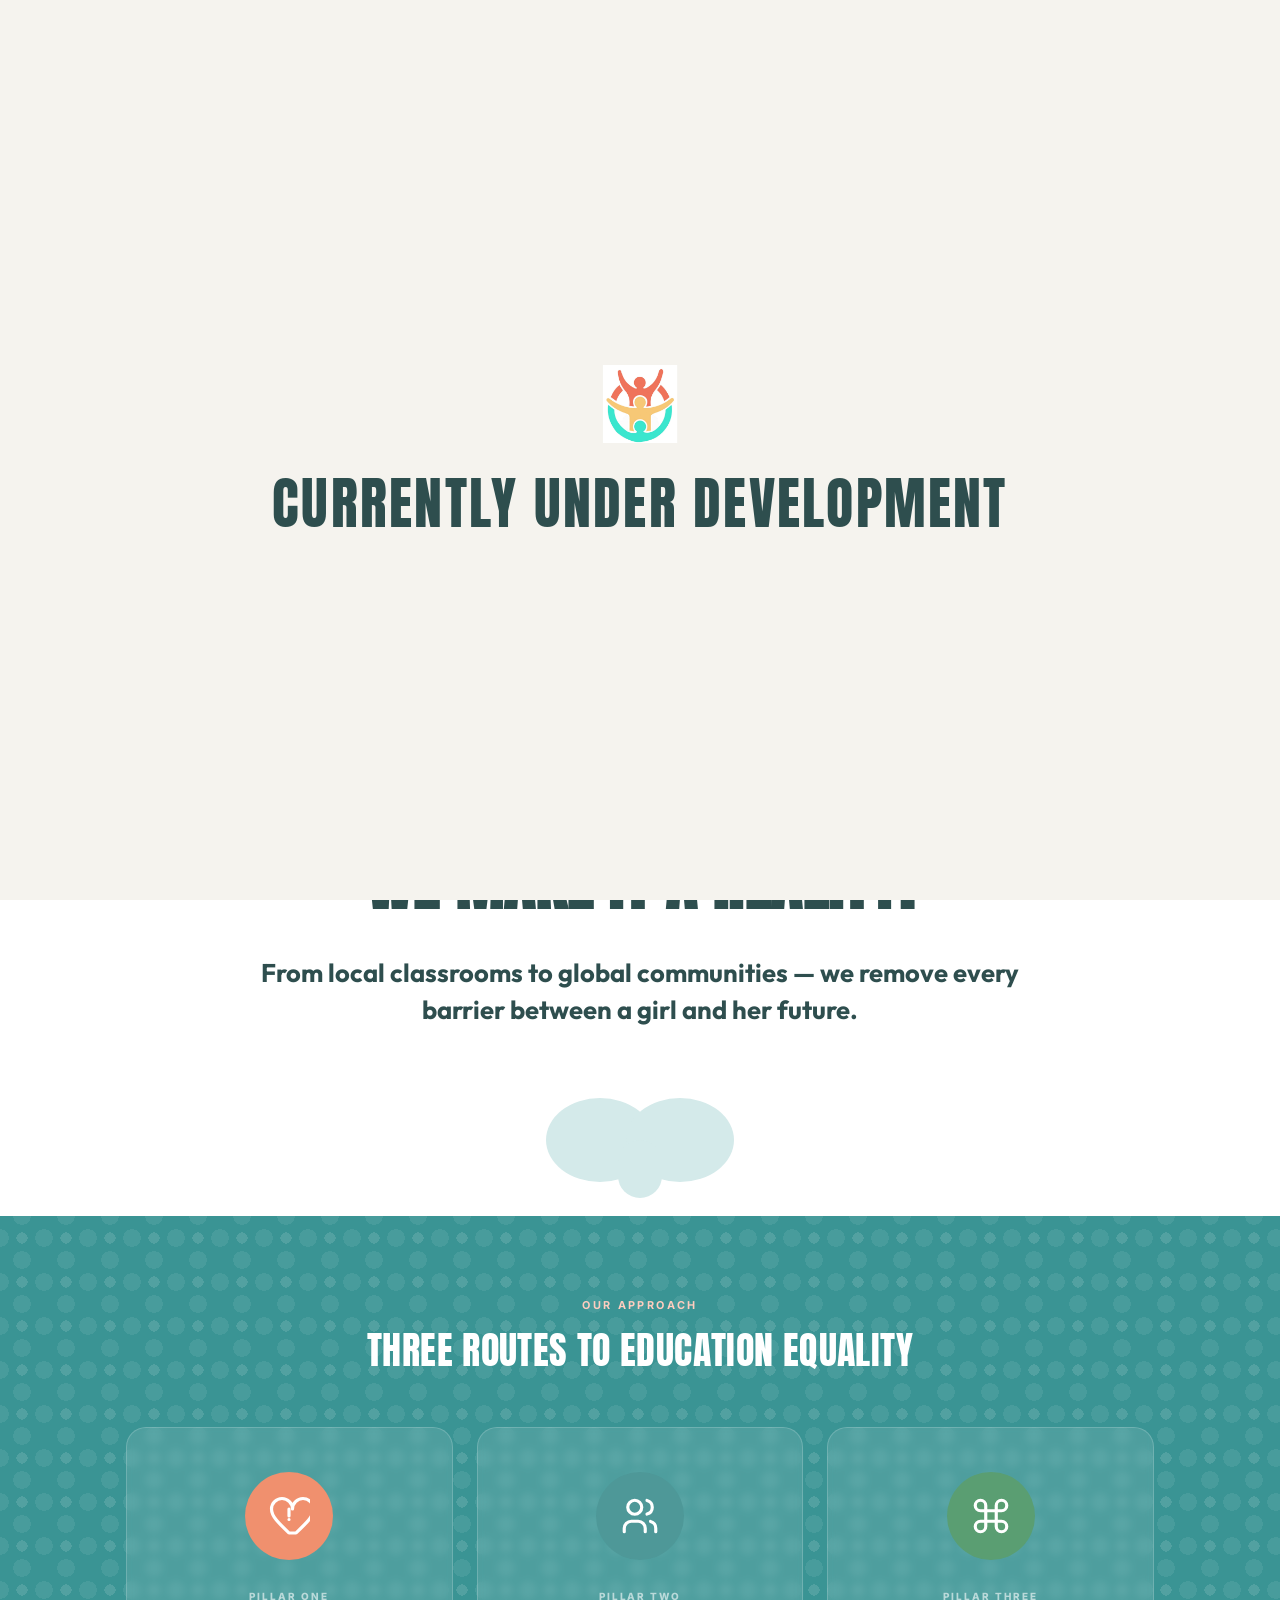
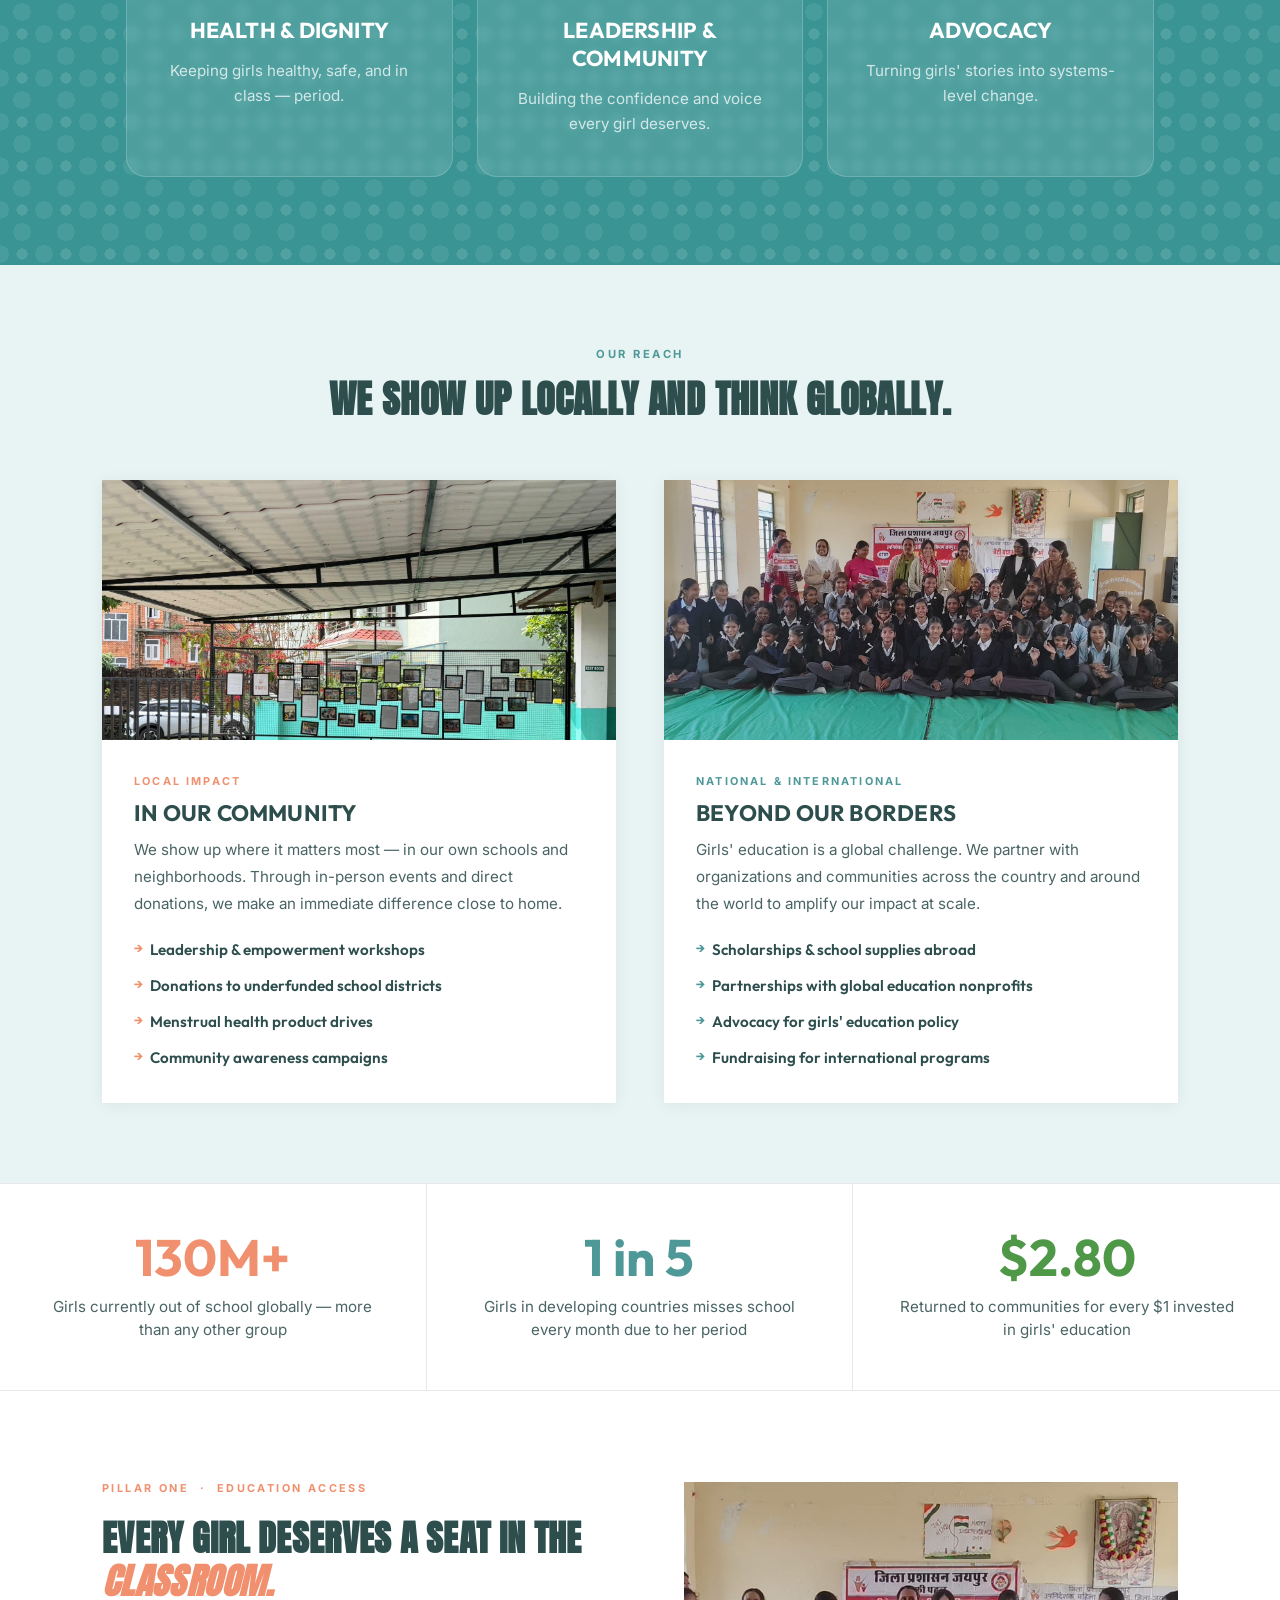
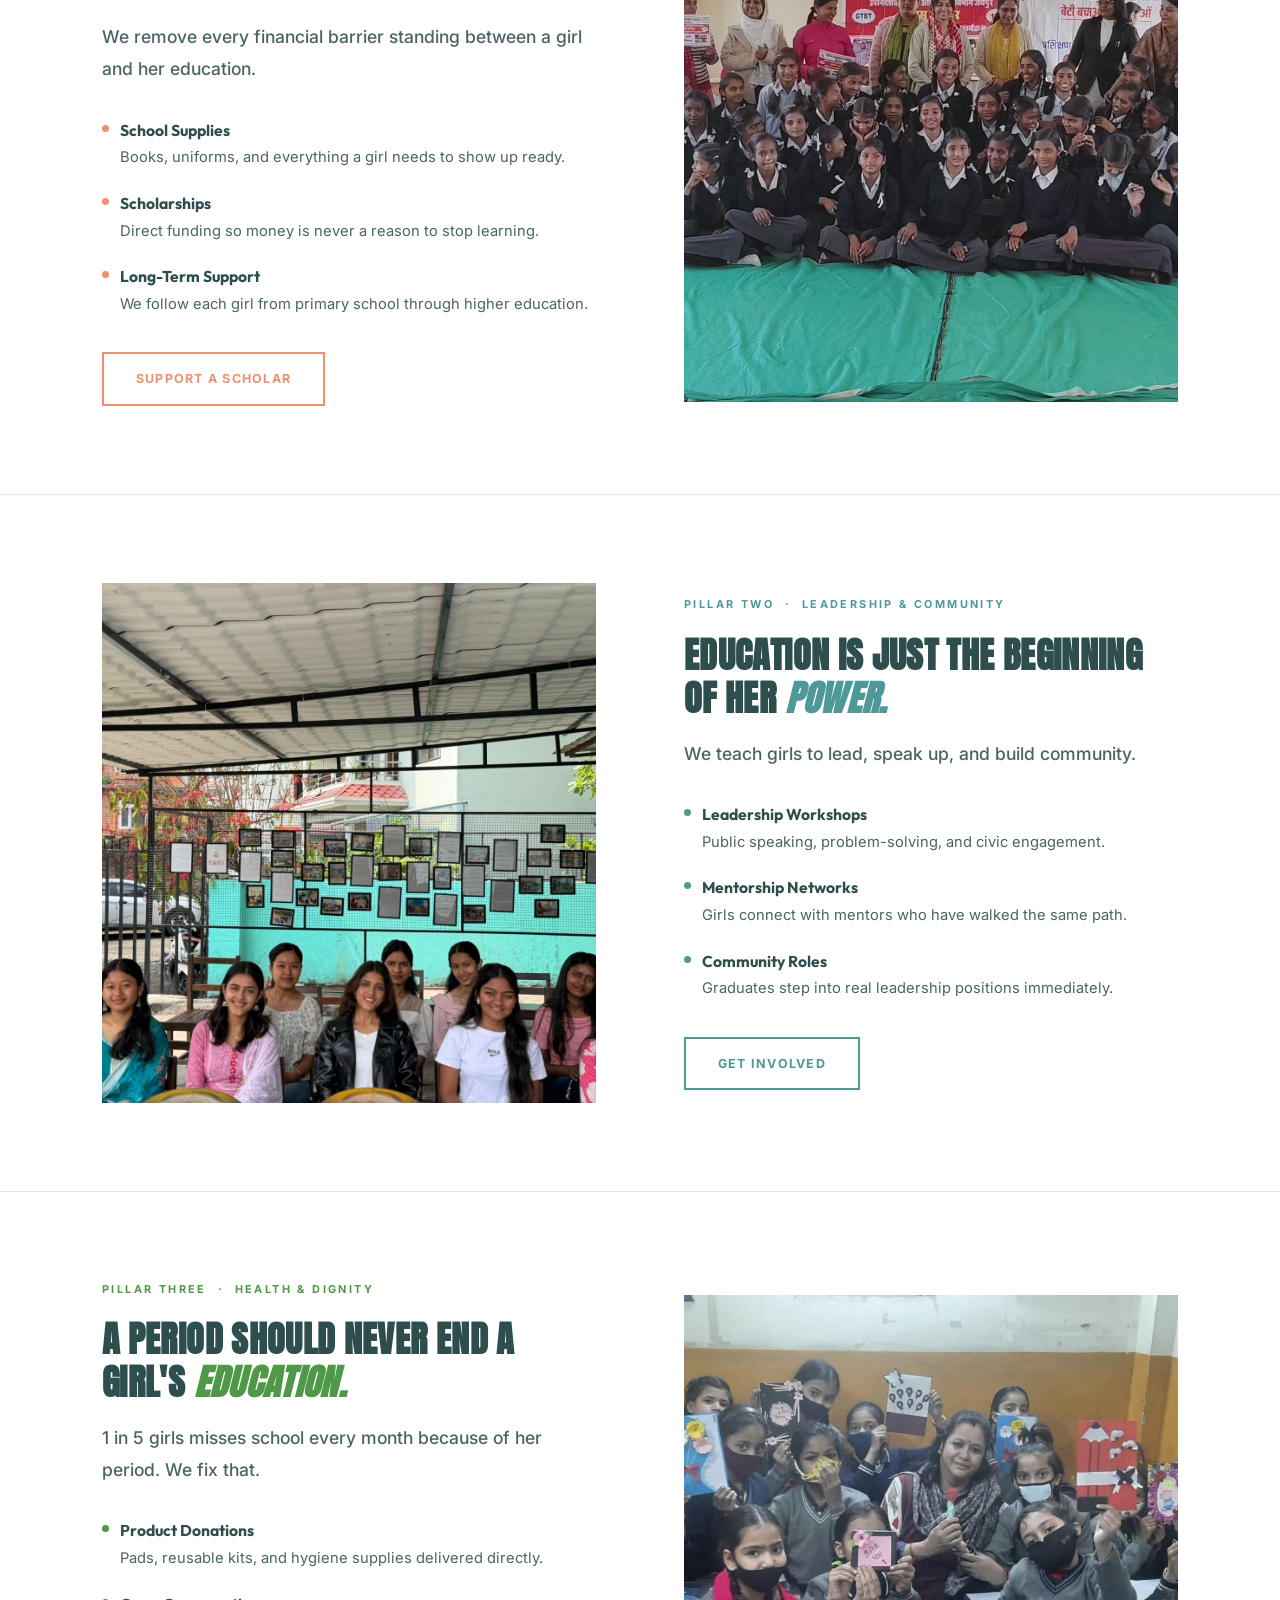
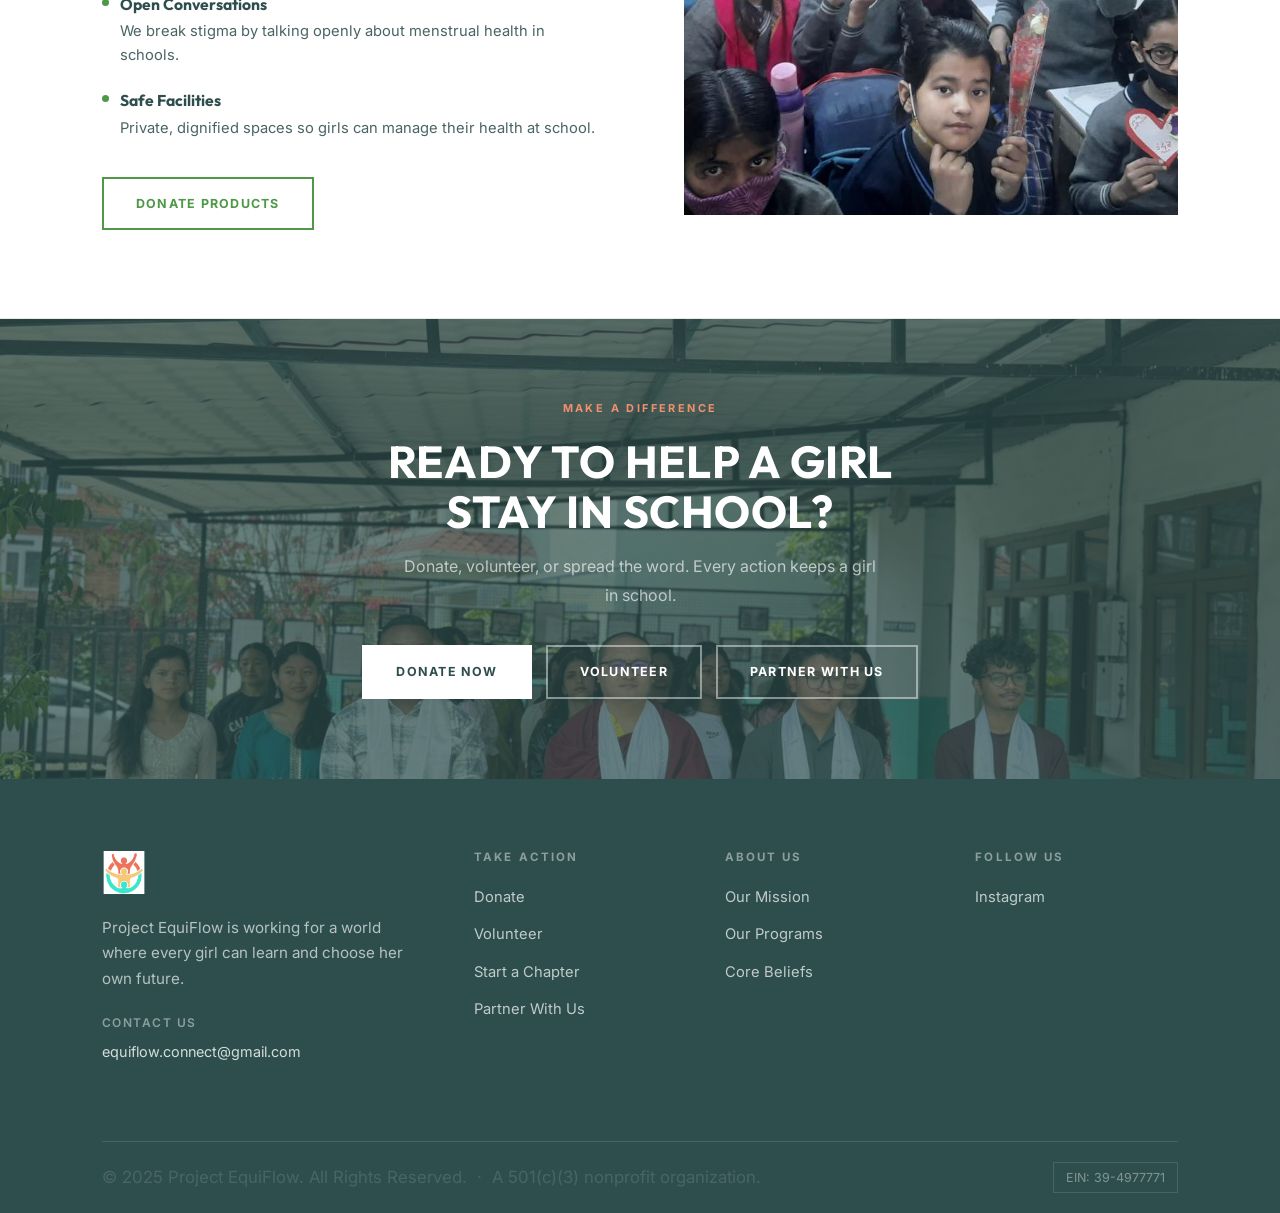
<file: program.html>
<!DOCTYPE html>
<html lang="en">
<head>
    <meta charset="UTF-8" />
    <meta name="viewport" content="width=device-width, initial-scale=1.0">
    <title>Our Programs | Project EquiFlow</title>

    <link rel="preconnect" href="https://fonts.googleapis.com">
    <link rel="preconnect" href="https://fonts.gstatic.com" crossorigin>
    <link href="https://fonts.googleapis.com/css2?family=Anton&family=Outfit:wght@300;400;500;600;700;800&family=Inter:wght@300;400;500;600;700&display=swap" rel="stylesheet">

    <style>
        :root {
            --coral:      #FFBDAB;
            --coral-dark: #F5A488;
            --coral-text: #F0906E;
            --teal-dark:  #4E9898;
            --ink:        #2E4E4E;
            --ink-mid:    #4A6464;
            --border:     #E8E8E8;
            --ff-serif:   'Outfit', system-ui, sans-serif;
            --ff-sans:    'Inter', system-ui, sans-serif;
        }

        *, *::before, *::after { margin: 0; padding: 0; box-sizing: border-box; }
        html { scroll-behavior: smooth; }
        body { font-family: var(--ff-sans); background: #fff; color: var(--ink-mid); line-height: 1.7; overflow-x: hidden; }
        h1, h2, h3 { font-family: 'Anton', sans-serif; font-weight: 400; text-transform: uppercase; letter-spacing: 0.01em; line-height: 1.15; color: var(--ink); }
        a { text-decoration: none; }
        .container { max-width: 1100px; margin: 0 auto; padding: 0 32px; }

        /* ── HERO ── */
        .prog-hero {
            margin-top: 70px;
            width: 100%;
            height: 580px;
            overflow: hidden;
            position: relative;
        }
        .prog-hero img {
            width: 100%;
            height: 100%;
            object-fit: cover;
            object-position: center 20%;
            display: block;
        }

        /* ── INTRO ── */
        .prog-intro {
            padding: 80px 0 60px;
            text-align: center;
            margin-top: 0;
        }
        .prog-eyebrow {
            font-family: var(--ff-sans);
            font-size: 0.7rem;
            font-weight: 700;
            letter-spacing: 0.22em;
            text-transform: uppercase;
            color: var(--ink-mid);
            display: block;
            margin-bottom: 28px;
        }
        .prog-h1 {
            font-size: clamp(2.6rem, 5vw, 4.2rem);
            font-weight: 700;
            color: var(--ink);
            max-width: 760px;
            margin: 0 auto 36px;
            line-height: 1.1;
        }
        .prog-callout {
            font-family: var(--ff-serif);
            font-size: clamp(1.2rem, 2vw, 1.6rem);
            font-weight: 700;
            color: var(--ink);
            line-height: 1.45;
            max-width: 820px;
            margin: 0 auto;
        }

        /* ── SQUIGGLY BLOB DIVIDER ── */
        .blob-divider {
            text-align: center;
            padding: 10px 0 10px;
            overflow: visible;
        }
        .blob-divider svg { overflow: visible; }

        /* ── THREE ROUTES INFOGRAPHIC ── */
        /* ── Three Routes — visual icon panels ── */
        .three-routes {
            background: #3A9494;
            padding: 80px 0 88px;
            position: relative;
            overflow: hidden;
        }
        .three-routes::before {
            content: '';
            position: absolute;
            inset: 0;
            background-image:
                radial-gradient(circle at 50% 50%,rgba(255,255,255,0.12) 18%,transparent 18%),
                radial-gradient(circle at 0% 50%,rgba(255,255,255,0.07) 18%,transparent 18%),
                radial-gradient(circle at 100% 50%,rgba(255,255,255,0.07) 18%,transparent 18%),
                radial-gradient(circle at 50% 0%,rgba(255,255,255,0.07) 18%,transparent 18%),
                radial-gradient(circle at 50% 100%,rgba(255,255,255,0.07) 18%,transparent 18%);
            background-size: 44px 44px;
            pointer-events: none;
        }
        .routes-inner {
            position: relative;
            z-index: 1;
        }
        .routes-header {
            text-align: center;
            margin-bottom: 56px;
        }
        .routes-eyebrow {
            font-family: var(--ff-sans);
            font-size: 0.68rem;
            font-weight: 700;
            letter-spacing: 0.22em;
            text-transform: uppercase;
            color: var(--coral);
            display: block;
            margin-bottom: 14px;
        }
        .routes-heading {
            font-size: clamp(1.8rem, 3vw, 2.6rem);
            font-weight: 400;
            color: #fff;
            margin: 0;
        }
        .routes-connector {
            display: grid;
            grid-template-columns: repeat(3, 1fr);
            gap: 24px;
            max-width: 1100px;
            margin: 0 auto;
            padding: 0 24px;
        }
        .route-card {
            background: rgba(255,255,255,0.10);
            border: 1px solid rgba(255,255,255,0.18);
            border-radius: 20px;
            padding: 44px 32px 40px;
            display: flex;
            flex-direction: column;
            align-items: center;
            text-align: center;
            backdrop-filter: blur(4px);
            transition: background 0.25s ease, transform 0.25s ease;
        }
        .route-card:hover {
            background: rgba(255,255,255,0.17);
            transform: translateY(-4px);
        }
        .route-icon-wrap {
            width: 88px;
            height: 88px;
            border-radius: 50%;
            display: flex;
            align-items: center;
            justify-content: center;
            margin-bottom: 28px;
            flex-shrink: 0;
        }
        .route-card:nth-child(1) .route-icon-wrap { background: var(--coral-text); }
        .route-card:nth-child(2) .route-icon-wrap { background: #4E9898; }
        .route-card:nth-child(3) .route-icon-wrap { background: #5A9E72; }
        .route-icon-wrap svg {
            width: 42px; height: 42px;
            stroke: #fff; fill: none;
            stroke-width: 1.8;
            stroke-linecap: round;
            stroke-linejoin: round;
        }
        .route-label {
            font-family: var(--ff-sans);
            font-size: 0.62rem;
            font-weight: 800;
            letter-spacing: 0.2em;
            text-transform: uppercase;
            color: rgba(255,255,255,0.6);
            margin-bottom: 10px;
        }
        .route-title {
            font-family: 'Outfit', sans-serif;
            font-size: 1.35rem;
            font-weight: 700;
            color: #fff;
            line-height: 1.3;
            margin-bottom: 14px;
        }
        .route-tagline {
            font-size: 0.95rem;
            color: rgba(255,255,255,0.75);
            line-height: 1.65;
        }
        @media (max-width: 860px) {
            .routes-connector { grid-template-columns: 1fr; }
        }

        /* ── REACH SECTION (local vs national) ── */
        .prog-reach {
            background: #e8f4f4;
            padding: 80px 0;
            border-bottom: 1px solid var(--border);
        }
        .prog-reach-header {
            text-align: center;
            margin-bottom: 60px;
        }
        .prog-reach-header .eyebrow {
            font-family: var(--ff-sans);
            font-size: 0.7rem;
            font-weight: 700;
            letter-spacing: 0.22em;
            text-transform: uppercase;
            color: var(--teal-dark);
            display: block;
            margin-bottom: 14px;
        }
        .prog-reach-header h2 {
            font-size: clamp(1.8rem, 3vw, 2.6rem);
            font-weight: 700;
            color: var(--ink);
        }
        .prog-reach-grid {
            display: grid;
            grid-template-columns: 1fr 1fr;
            gap: 48px;
            align-items: start;
        }
        .reach-card {
            background: #fff;
            border-radius: 0;
            overflow: hidden;
            box-shadow: 0 2px 16px rgba(0,0,0,0.06);
        }
        .reach-card-img {
            width: 100%;
            height: 260px;
            object-fit: cover;
            object-position: top center;
            display: block;
        }
        .reach-card-body {
            padding: 32px;
        }
        .reach-tag {
            font-family: var(--ff-sans);
            font-size: 0.68rem;
            font-weight: 700;
            letter-spacing: 0.2em;
            text-transform: uppercase;
            color: var(--coral-text);
            display: block;
            margin-bottom: 10px;
        }
        .reach-card:nth-child(2) .reach-tag { color: var(--teal-dark); }
        .reach-card-body h3 {
            font-size: 1.4rem;
            font-weight: 700;
            color: var(--ink);
            margin-bottom: 12px;
            font-family: var(--ff-serif);
        }
        .reach-card-body p {
            font-size: 0.95rem;
            color: var(--ink-mid);
            line-height: 1.75;
            margin-bottom: 20px;
        }
        .reach-list {
            list-style: none;
            display: flex;
            flex-direction: column;
            gap: 10px;
        }
        .reach-list li {
            font-family: var(--ff-serif);
            font-size: 0.95rem;
            font-weight: 600;
            color: var(--ink);
            padding-left: 16px;
            position: relative;
        }
        .reach-list li::before {
            content: '→';
            position: absolute;
            left: 0;
            color: var(--coral-text);
            font-size: 0.85rem;
        }
        .reach-card:nth-child(2) .reach-list li::before { color: var(--teal-dark); }

        /* ── STATS ── */
        .prog-stats {
            display: grid;
            grid-template-columns: repeat(3, 1fr);
            border-bottom: 1px solid var(--border);
        }
        .prog-stat {
            padding: 48px 40px;
            text-align: center;
            border-right: 1px solid var(--border);
        }
        .prog-stat:last-child { border-right: none; }
        .prog-stat-num {
            font-family: var(--ff-serif);
            font-size: clamp(2.2rem, 4vw, 3.2rem);
            font-weight: 700;
            line-height: 1;
            margin-bottom: 12px;
            color: var(--ink);
        }
        .prog-stat:nth-child(1) .prog-stat-num { color: var(--coral-text); }
        .prog-stat:nth-child(2) .prog-stat-num { color: var(--teal-dark); }
        .prog-stat:nth-child(3) .prog-stat-num { color: #4E9848; }
        .prog-stat-lbl {
            font-size: 0.95rem;
            color: var(--ink-mid);
            line-height: 1.55;
        }

        /* ── SPLIT SECTIONS ── */
        .prog-split {
            padding: 88px 0;
            border-bottom: 1px solid var(--border);
        }
        .prog-split-inner {
            display: grid;
            grid-template-columns: 1fr 1fr;
            gap: 88px;
            align-items: center;
        }
        .prog-split.flip .prog-photo { order: -1; }

        .prog-photo {
            overflow: hidden;
            border-radius: 0;
        }
        .prog-photo img {
            width: 100%;
            height: 520px;
            object-fit: cover;
            object-position: top center;
            display: block;
        }

        .prog-text .pillar-tag {
            font-family: var(--ff-sans);
            font-size: 0.68rem;
            font-weight: 700;
            letter-spacing: 0.22em;
            text-transform: uppercase;
            color: var(--coral-text);
            display: block;
            margin-bottom: 20px;
        }
        .p2 .prog-text .pillar-tag { color: var(--teal-dark); }
        .p3 .prog-text .pillar-tag { color: #4E9848; }

        .prog-text h2 {
            font-size: clamp(1.8rem, 2.8vw, 2.4rem);
            font-weight: 700;
            color: var(--ink);
            margin-bottom: 18px;
            line-height: 1.2;
        }
        .prog-text h2 em { font-style: italic; color: var(--coral-text); }
        .p2 .prog-text h2 em { color: var(--teal-dark); }
        .p3 .prog-text h2 em { color: #4E9848; }

        .prog-text .lead {
            font-size: 1.1rem;
            color: var(--ink-mid);
            line-height: 1.8;
            margin-bottom: 32px;
            font-weight: 500;
        }

        .prog-bullets {
            list-style: none;
            display: flex;
            flex-direction: column;
            gap: 20px;
            margin-bottom: 36px;
        }
        .prog-bullets li {
            display: flex;
            flex-direction: column;
            gap: 3px;
            padding-left: 18px;
            position: relative;
        }
        .prog-bullets li::before {
            content: '';
            position: absolute;
            left: 0;
            top: 8px;
            width: 7px;
            height: 7px;
            border-radius: 50%;
            background: var(--coral-text);
        }
        .p2 .prog-bullets li::before { background: var(--teal-dark); }
        .p3 .prog-bullets li::before { background: #4E9848; }

        .prog-bullets strong {
            font-family: var(--ff-serif);
            font-size: 0.98rem;
            font-weight: 700;
            color: var(--ink);
        }
        .prog-bullets span {
            font-family: var(--ff-sans);
            font-size: 0.92rem;
            color: var(--ink-mid);
            line-height: 1.6;
        }

        .prog-btn {
            display: inline-block;
            font-family: var(--ff-sans);
            font-size: 0.78rem;
            font-weight: 700;
            letter-spacing: 0.1em;
            text-transform: uppercase;
            padding: 14px 32px;
            border: 2px solid var(--coral-text);
            color: var(--coral-text);
            transition: background 0.15s, color 0.15s;
        }
        .prog-btn:hover { background: var(--coral-text); color: #fff; }
        .p2 .prog-btn { border-color: var(--teal-dark); color: var(--teal-dark); }
        .p2 .prog-btn:hover { background: var(--teal-dark); color: #fff; }
        .p3 .prog-btn { border-color: #4E9848; color: #4E9848; }
        .p3 .prog-btn:hover { background: #4E9848; color: #fff; }

        /* ── CTA ── */
        .prog-cta {
            background: linear-gradient(rgba(46,78,78,0.72), rgba(46,78,78,0.72)), url('image/PHOTO-2026-05-13-20-02-27.jpg') center 40%/cover no-repeat;
            padding: 80px 0;
            text-align: center;
        }
        .prog-cta .eyebrow-cta {
            font-family: var(--ff-sans);
            font-size: 0.68rem;
            font-weight: 700;
            letter-spacing: 0.22em;
            text-transform: uppercase;
            color: var(--coral-text);
            display: block;
            margin-bottom: 20px;
        }
        .prog-cta h2 {
            font-family: var(--ff-serif);
            font-size: clamp(1.8rem, 3.5vw, 2.8rem);
            font-weight: 700;
            color: #fff;
            max-width: 580px;
            margin: 0 auto 16px;
        }
        .prog-cta p {
            color: rgba(255,255,255,0.65);
            font-size: 1rem;
            max-width: 480px;
            margin: 0 auto 36px;
        }
        .cta-btns { display: flex; gap: 14px; justify-content: center; flex-wrap: wrap; }
        .cta-btn-white {
            display: inline-block;
            font-family: var(--ff-sans);
            font-size: 0.78rem;
            font-weight: 700;
            letter-spacing: 0.1em;
            text-transform: uppercase;
            padding: 14px 32px;
            background: #fff;
            color: var(--ink);
            border: 2px solid #fff;
            transition: background 0.15s;
        }
        .cta-btn-outline {
            display: inline-block;
            font-family: var(--ff-sans);
            font-size: 0.78rem;
            font-weight: 700;
            letter-spacing: 0.1em;
            text-transform: uppercase;
            padding: 14px 32px;
            background: transparent;
            color: #fff;
            border: 2px solid rgba(255,255,255,0.45);
            transition: background 0.15s;
        }
        .cta-btn-outline:hover { background: rgba(255,255,255,0.1); }

        /* ── FOOTER ── */
        .footer { background: var(--ink); padding: 72px 0 0; color: rgba(255,255,255,0.75); }
        .footer-inner { display: grid; grid-template-columns: 1.6fr 1fr 1fr 1fr; gap: 48px; padding-bottom: 56px; border-bottom: 1px solid rgba(255,255,255,0.12); }
        .footer-logo-img { height: 44px; width: auto; margin-bottom: 20px; display: block; }
        .footer-tagline { font-size: 0.95rem; line-height: 1.7; color: rgba(255,255,255,0.65); margin-bottom: 20px; }
        .footer-contact-block p { font-size: 0.75rem; font-weight: 600; letter-spacing: 0.12em; text-transform: uppercase; color: rgba(255,255,255,0.45); margin-bottom: 4px; }
        .footer-contact-block a { font-size: 0.9rem; color: rgba(255,255,255,0.8); transition: color 0.15s; }
        .footer-contact-block a:hover { color: #fff; }
        .footer-col h4 { font-family: var(--ff-sans); font-size: 0.72rem; font-weight: 700; letter-spacing: 0.18em; text-transform: uppercase; color: rgba(255,255,255,0.45); margin-bottom: 20px; }
        .footer-col ul { list-style: none; display: flex; flex-direction: column; gap: 10px; }
        .footer-col ul li a { font-size: 0.92rem; color: rgba(255,255,255,0.7); transition: color 0.15s; }
        .footer-col ul li a:hover { color: #fff; }
        .footer-bottom { display: flex; justify-content: space-between; align-items: center; padding: 20px 0; font-size: 0.8rem; color: rgba(255,255,255,0.4); }
        .footer-ein { font-size: 0.78rem; color: rgba(255,255,255,0.4); border: 1px solid rgba(255,255,255,0.12); padding: 4px 12px; }

        @media (max-width: 860px) {
            .prog-hero { height: 340px; }
            .prog-stats { grid-template-columns: 1fr; }
            .prog-stat { border-right: none; border-bottom: 1px solid var(--border); }
            .prog-split-inner { grid-template-columns: 1fr; gap: 40px; }
            .prog-split.flip .prog-photo { order: 0; }
            .prog-reach-grid { grid-template-columns: 1fr; }
            .footer-inner { grid-template-columns: 1fr 1fr; }
        }
    </style>

    <link rel="stylesheet" href="shared.css">
    <link rel="icon" type="image/png" href="image/logo-clean.png">
<style>
#dev-overlay {
    position: fixed;
    inset: 0;
    z-index: 99999;
    background: #f5f3ee;
    display: flex;
    flex-direction: column;
    align-items: center;
    justify-content: center;
    gap: 16px;
    font-family: "Outfit", sans-serif;
}
#dev-overlay img { height: 64px; width: auto; margin-bottom: 8px; }
#dev-overlay .dev-tag {
    background: #F0906E;
    color: #fff;
    font-size: 0.75rem;
    font-weight: 700;
    letter-spacing: 0.12em;
    text-transform: uppercase;
    padding: 4px 16px;
    border-radius: 999px;
}
#dev-overlay h1 {
    font-family: "Anton", sans-serif;
    font-size: clamp(2rem, 6vw, 3.5rem);
    color: #2E4E4E;
    letter-spacing: 0.04em;
    margin: 0;
    text-align: center;
}
#dev-overlay p {
    font-size: 1.05rem;
    color: #4A6464;
    margin: 0;
    text-align: center;
    max-width: 360px;
    line-height: 1.6;
}
</style>
</head>
<body>
<div id="dev-overlay">
  <img src="image/logo-clean.png" alt="Project EquiFlow" style="height:80px;width:auto;margin-bottom:12px;" />
  <h1>Currently Under Development</h1>
  </div>


    <!-- NAVIGATION -->
    <header class="site-header" id="site-header">
        <div class="container nav-inner">
            <a href="index.html" class="logo">
                <img src="image/logo-clean.png" alt="Project EquiFlow" style="height:52px;width:auto;display:block;" />
            </a>
            <ul class="nav-links" id="nav-links">
                <li><a href="index.html">About</a></li>
                <li><a href="why-education.html">Why Education?</a></li>
                <li><a href="program.html" class="active-page">Programs</a></li>
                <li><a href="volunteer.html">Get Involved</a></li>
                <li><a href="https://docs.google.com/forms/d/1ufZauH4xaZ37Nz5kRHjh_QIL51TuNn06vASEfGitVos/viewform" target="_blank" rel="noopener" class="btn-donate">Donate</a></li>
            </ul>
            <button class="nav-hamburger" id="hamburger" aria-label="Open menu">
                <span></span><span></span><span></span>
            </button>
        </div>
    </header>

    <!-- HERO -->
    <div class="prog-hero">
        <img src="image/IMG_7262.png" alt="Girls gathered at a school event" />
    </div>

    <!-- INTRO -->
    <section class="prog-intro">
        <div class="container">
            <span class="prog-eyebrow">Our Programs</span>
            <h1 class="prog-h1">Education is a right.<br>We make it a reality.</h1>
            <p class="prog-callout">From local classrooms to global communities — we remove every barrier between a girl and her future.</p>
        </div>
    </section>

    <!-- SQUIGGLY BLOB DIVIDER -->
    <div class="blob-divider">
        <svg width="220" height="100" viewBox="0 0 220 100" fill="none" xmlns="http://www.w3.org/2000/svg">
            <ellipse cx="70" cy="42" rx="54" ry="42" fill="#d4eaea"/>
            <ellipse cx="150" cy="42" rx="54" ry="42" fill="#d4eaea"/>
            <rect x="88" y="42" width="44" height="58" rx="22" fill="#d4eaea"/>
        </svg>
    </div>

    <!-- THREE ROUTES TO EDUCATION EQUALITY -->
    <section class="three-routes">
        <div class="container routes-inner">
            <div class="routes-header">
                <span class="routes-eyebrow">Our Approach</span>
                <h2 class="routes-heading">Three Routes to Education Equality</h2>
            </div>
            <div class="routes-connector">

                <div class="route-card">
                    <div class="route-icon-wrap">
                        <svg viewBox="0 0 24 24"><path d="M12 21.7C5.8 15.8 2 12.2 2 8a6 6 0 0112 0 6 6 0 0112 0c0 4.2-3.8 7.8-10 13.7z"/><path d="M12 8v4M12 14h.01"/></svg>
                    </div>
                    <p class="route-label">Pillar One</p>
                    <h3 class="route-title">Health &amp; Dignity</h3>
                    <p class="route-tagline">Keeping girls healthy, safe, and in class — period.</p>
                </div>

                <div class="route-card">
                    <div class="route-icon-wrap">
                        <svg viewBox="0 0 24 24"><circle cx="9" cy="7" r="4"/><path d="M3 21v-2a4 4 0 014-4h4a4 4 0 014 4v2"/><path d="M16 3.13a4 4 0 010 7.75"/><path d="M21 21v-2a4 4 0 00-3-3.87"/></svg>
                    </div>
                    <p class="route-label">Pillar Two</p>
                    <h3 class="route-title">Leadership &amp; Community</h3>
                    <p class="route-tagline">Building the confidence and voice every girl deserves.</p>
                </div>

                <div class="route-card">
                    <div class="route-icon-wrap">
                        <svg viewBox="0 0 24 24"><path d="M18 3a3 3 0 00-3 3v12a3 3 0 003 3 3 3 0 003-3 3 3 0 00-3-3H6a3 3 0 00-3 3 3 3 0 003 3 3 3 0 003-3V6a3 3 0 00-3-3 3 3 0 00-3 3 3 3 0 003 3h12a3 3 0 003-3 3 3 0 00-3-3z"/></svg>
                    </div>
                    <p class="route-label">Pillar Three</p>
                    <h3 class="route-title">Advocacy</h3>
                    <p class="route-tagline">Turning girls' stories into systems-level change.</p>
                </div>

            </div>
        </div>
    </section>

    <!-- REACH: LOCAL vs NATIONAL/INTERNATIONAL -->
    <section class="prog-reach">
        <div class="container">
            <div class="prog-reach-header">
                <span class="eyebrow">Our Reach</span>
                <h2>We show up locally and think globally.</h2>
            </div>
            <div class="prog-reach-grid">
                <div class="reach-card">
                    <img class="reach-card-img" src="image/PHOTO-2026-05-13-20-01-57.jpg" alt="Community workshop" />
                    <div class="reach-card-body">
                        <span class="reach-tag">Local Impact</span>
                        <h3>In Our Community</h3>
                        <p>We show up where it matters most — in our own schools and neighborhoods. Through in-person events and direct donations, we make an immediate difference close to home.</p>
                        <ul class="reach-list">
                            <li>Leadership &amp; empowerment workshops</li>
                            <li>Donations to underfunded school districts</li>
                            <li>Menstrual health product drives</li>
                            <li>Community awareness campaigns</li>
                        </ul>
                    </div>
                </div>
                <div class="reach-card">
                    <img class="reach-card-img" src="image/IMG_7262.png" alt="Girls in a classroom" />
                    <div class="reach-card-body">
                        <span class="reach-tag">National &amp; International</span>
                        <h3>Beyond Our Borders</h3>
                        <p>Girls' education is a global challenge. We partner with organizations and communities across the country and around the world to amplify our impact at scale.</p>
                        <ul class="reach-list">
                            <li>Scholarships &amp; school supplies abroad</li>
                            <li>Partnerships with global education nonprofits</li>
                            <li>Advocacy for girls' education policy</li>
                            <li>Fundraising for international programs</li>
                        </ul>
                    </div>
                </div>
            </div>
        </div>
    </section>

    <!-- STATS -->
    <div class="prog-stats">
        <div class="prog-stat">
            <div class="prog-stat-num">130M+</div>
            <div class="prog-stat-lbl">Girls currently out of school globally — more than any other group</div>
        </div>
        <div class="prog-stat">
            <div class="prog-stat-num">1 in 5</div>
            <div class="prog-stat-lbl">Girls in developing countries misses school every month due to her period</div>
        </div>
        <div class="prog-stat">
            <div class="prog-stat-num">$2.80</div>
            <div class="prog-stat-lbl">Returned to communities for every $1 invested in girls' education</div>
        </div>
    </div>

    <!-- PILLAR 1: EDUCATION ACCESS -->
    <section class="prog-split p1" id="education">
        <div class="container">
            <div class="prog-split-inner">
                <div class="prog-text">
                    <span class="pillar-tag">Pillar One &nbsp;·&nbsp; Education Access</span>
                    <h2>Every girl deserves a seat in the <em>classroom.</em></h2>
                    <p class="lead">We remove every financial barrier standing between a girl and her education.</p>
                    <ul class="prog-bullets">
                        <li>
                            <strong>School Supplies</strong>
                            <span>Books, uniforms, and everything a girl needs to show up ready.</span>
                        </li>
                        <li>
                            <strong>Scholarships</strong>
                            <span>Direct funding so money is never a reason to stop learning.</span>
                        </li>
                        <li>
                            <strong>Long-Term Support</strong>
                            <span>We follow each girl from primary school through higher education.</span>
                        </li>
                    </ul>
                    <a href="https://docs.google.com/forms/d/1ufZauH4xaZ37Nz5kRHjh_QIL51TuNn06vASEfGitVos/viewform" target="_blank" rel="noopener" class="prog-btn">Support a Scholar</a>
                </div>
                <div class="prog-photo">
                    <img src="image/IMG_7262.png" alt="Girls in a classroom setting" />
                </div>
            </div>
        </div>
    </section>

    <!-- PILLAR 2: LEADERSHIP & COMMUNITY -->
    <section class="prog-split flip p2" id="leadership">
        <div class="container">
            <div class="prog-split-inner">
                <div class="prog-text">
                    <span class="pillar-tag">Pillar Two &nbsp;·&nbsp; Leadership &amp; Community</span>
                    <h2>Education is just the beginning of her <em>power.</em></h2>
                    <p class="lead">We teach girls to lead, speak up, and build community.</p>
                    <ul class="prog-bullets">
                        <li>
                            <strong>Leadership Workshops</strong>
                            <span>Public speaking, problem-solving, and civic engagement.</span>
                        </li>
                        <li>
                            <strong>Mentorship Networks</strong>
                            <span>Girls connect with mentors who have walked the same path.</span>
                        </li>
                        <li>
                            <strong>Community Roles</strong>
                            <span>Graduates step into real leadership positions immediately.</span>
                        </li>
                    </ul>
                    <a href="volunteer.html" class="prog-btn">Get Involved</a>
                </div>
                <div class="prog-photo">
                    <img src="image/PHOTO-2026-05-13-20-01-57.jpg" alt="Girls at a community event" />
                </div>
            </div>
        </div>
    </section>

    <!-- PILLAR 3: HEALTH & DIGNITY -->
    <section class="prog-split p3" id="health">
        <div class="container">
            <div class="prog-split-inner">
                <div class="prog-text">
                    <span class="pillar-tag">Pillar Three &nbsp;·&nbsp; Health &amp; Dignity</span>
                    <h2>A period should never end a girl's <em>education.</em></h2>
                    <p class="lead">1 in 5 girls misses school every month because of her period. We fix that.</p>
                    <ul class="prog-bullets">
                        <li>
                            <strong>Product Donations</strong>
                            <span>Pads, reusable kits, and hygiene supplies delivered directly.</span>
                        </li>
                        <li>
                            <strong>Open Conversations</strong>
                            <span>We break stigma by talking openly about menstrual health in schools.</span>
                        </li>
                        <li>
                            <strong>Safe Facilities</strong>
                            <span>Private, dignified spaces so girls can manage their health at school.</span>
                        </li>
                    </ul>
                    <a href="https://docs.google.com/forms/d/1ufZauH4xaZ37Nz5kRHjh_QIL51TuNn06vASEfGitVos/viewform" target="_blank" rel="noopener" class="prog-btn">Donate Products</a>
                </div>
                <div class="prog-photo">
                    <img src="image/IMG_0309.png" alt="Girls with menstrual health kits" />
                </div>
            </div>
        </div>
    </section>

    <!-- CTA -->
    <section class="prog-cta">
        <div class="container">
            <span class="eyebrow-cta">Make a Difference</span>
            <h2>Ready to help a girl stay in school?</h2>
            <p>Donate, volunteer, or spread the word. Every action keeps a girl in school.</p>
            <div class="cta-btns">
                <a href="https://docs.google.com/forms/d/1ufZauH4xaZ37Nz5kRHjh_QIL51TuNn06vASEfGitVos/viewform" target="_blank" rel="noopener" class="cta-btn-white">Donate Now</a>
                <a href="volunteer.html" class="cta-btn-outline">Volunteer</a>
                <a href="partner.html" class="cta-btn-outline">Partner With Us</a>
            </div>
        </div>
    </section>

    <!-- FOOTER -->
    <footer class="footer">
        <div class="container">
            <div class="footer-inner">
                <div>
                    <img src="image/logo-clean.png" alt="Project EquiFlow" class="footer-logo-img" />
                    <p class="footer-tagline">Project EquiFlow is working for a world where every girl can learn and choose her own future.</p>
                    <div class="footer-contact-block">
                        <p>Contact Us</p>
                        <a href="mailto:equiflow.connect@gmail.com">equiflow.connect@gmail.com</a>
                    </div>
                </div>
                <div class="footer-col">
                    <h4>Take Action</h4>
                    <ul>
                        <li><a href="https://docs.google.com/forms/d/1ufZauH4xaZ37Nz5kRHjh_QIL51TuNn06vASEfGitVos/viewform" target="_blank" rel="noopener">Donate</a></li>
                        <li><a href="volunteer.html">Volunteer</a></li>
                        <li><a href="https://docs.google.com/forms/d/e/1FAIpQLScfsn3H9LZ4NnRd0ORk6OgTbW1NsHnHxJmTMsAm6yLCFaHRUA/viewform?usp=publish-editor" target="_blank" rel="noopener">Start a Chapter</a></li>
                        <li><a href="partner.html">Partner With Us</a></li>
                    </ul>
                </div>
                <div class="footer-col">
                    <h4>About Us</h4>
                    <ul>
                        <li><a href="mission.html">Our Mission</a></li>
                        <li><a href="program.html">Our Programs</a></li>
                        <li><a href="mission.html#beliefs">Core Beliefs</a></li>
                    </ul>
                </div>
                <div class="footer-col">
                    <h4>Follow Us</h4>
                    <ul>
                        <li><a href="https://www.instagram.com/projectequiflow/?__d=11%252F" target="_blank" rel="noopener">Instagram</a></li>
                    </ul>
                </div>
            </div>
            <div class="footer-bottom">
                <p>&copy; 2025 Project EquiFlow. All Rights Reserved. &nbsp;&middot;&nbsp; A 501(c)(3) nonprofit organization.</p>
                <span class="footer-ein">EIN: 39-4977771</span>
            </div>
        </div>
    </footer>

    <script>
        const header = document.getElementById('site-header');
        window.addEventListener('scroll', () => {
            header.classList.toggle('scrolled', window.scrollY > 20);
        }, { passive: true });

        const hamburger = document.getElementById('hamburger');
        const navLinks  = document.getElementById('nav-links');
        hamburger.addEventListener('click', () => {
            const open = navLinks.classList.toggle('open');
            const burgerSpans = '<span></span><span></span><span></span>';
            hamburger.innerHTML = open
                ? '<span style="transform:rotate(45deg) translate(5px,5px)"></span><span style="opacity:0"></span><span style="transform:rotate(-45deg) translate(5px,-5px)"></span>'
                : burgerSpans;
        });
        document.querySelectorAll('.nav-links .has-mega > a').forEach(a => {
            a.addEventListener('click', e => {
                if (window.innerWidth <= 900) {
                    e.preventDefault();
                    a.parentElement.classList.toggle('open');
                }
            });
        });
    </script>
</body>
</html>
</file>
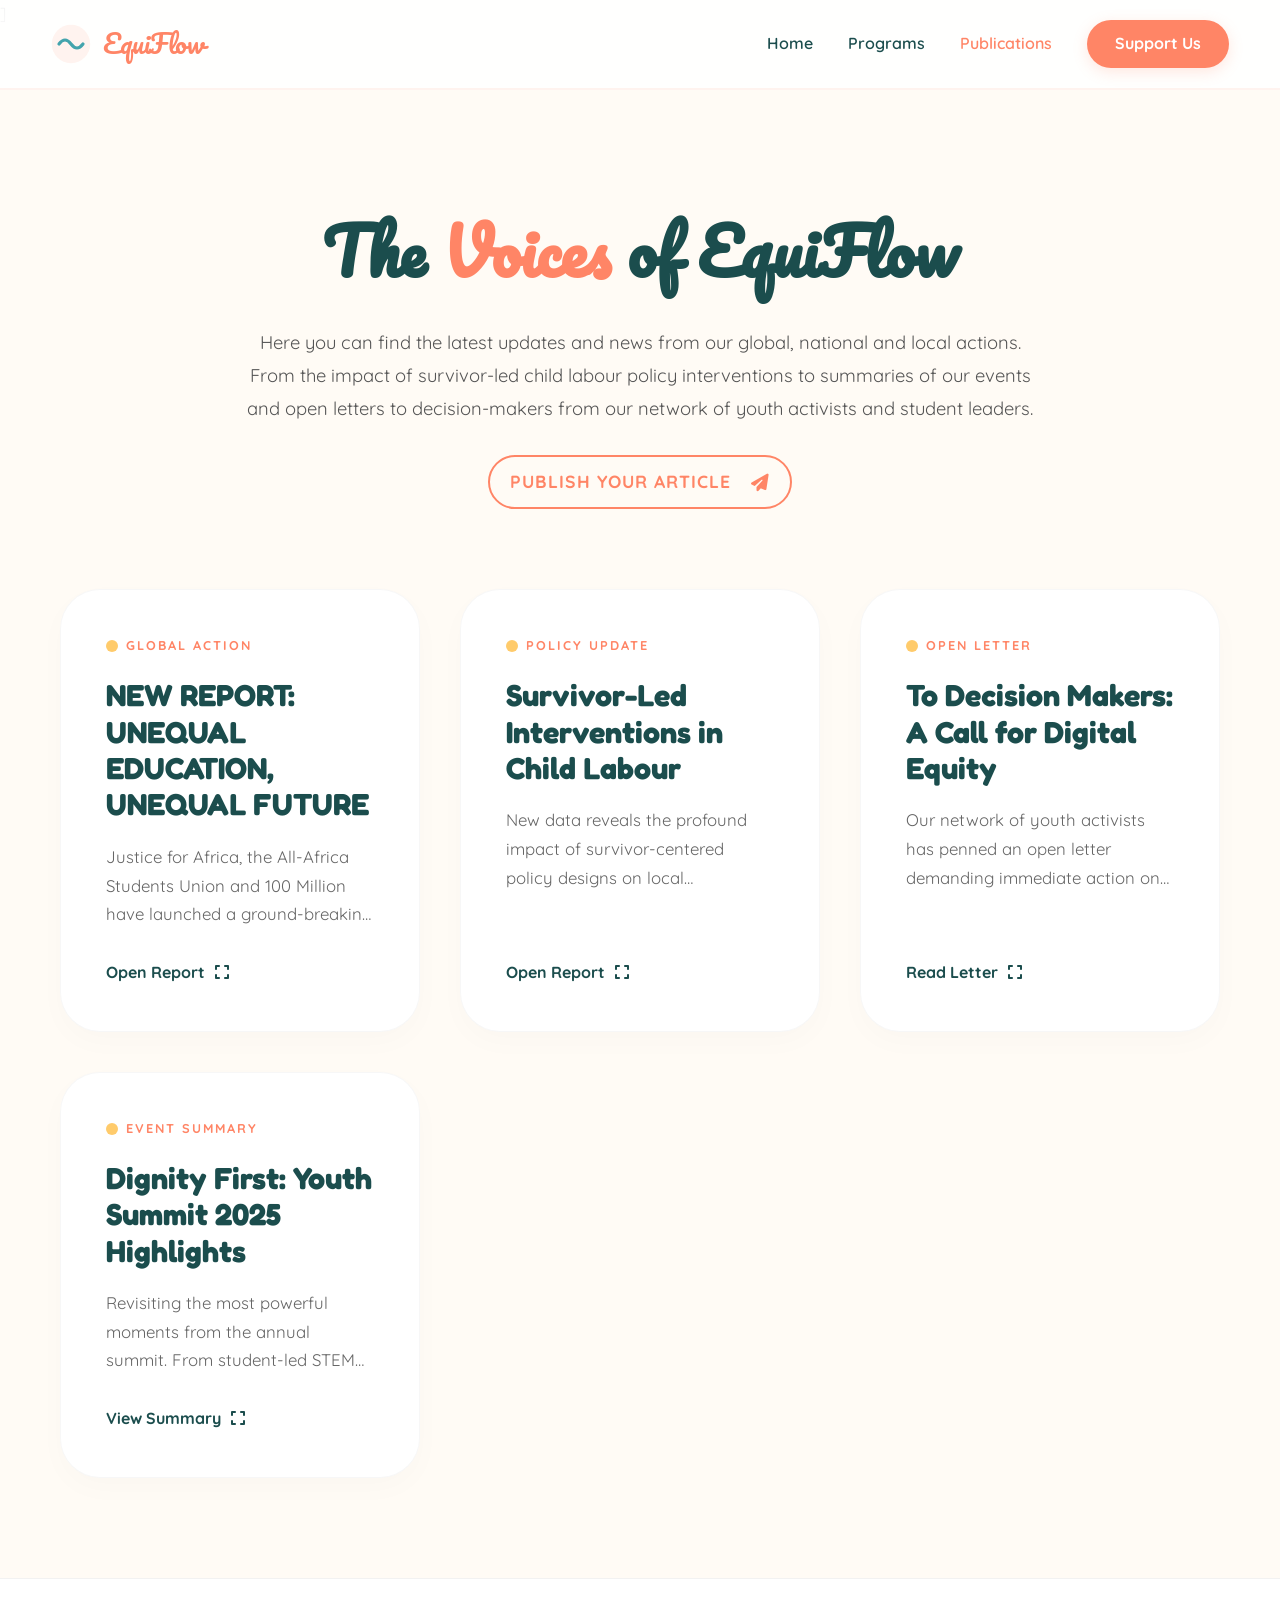
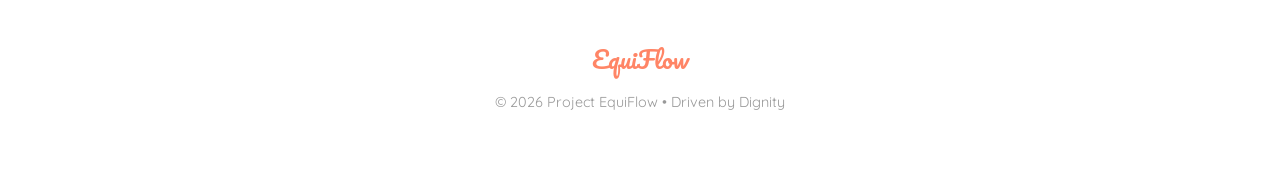
<file: public.html>
]<!DOCTYPE html>
<html lang="en">
<head>
  <meta charset="UTF-8" />
  <meta name="viewport" content="width=device-width, initial-scale=1.0">
  <title>Publications | Project EquiFlow</title>
  
  <!-- Fonts -->
  <link rel="preconnect" href="https://fonts.googleapis.com">
  <link rel="preconnect" href="https://fonts.gstatic.com" crossorigin>
  <link href="https://fonts.googleapis.com/css2?family=Fredoka:wght@300;400;500;600;700&family=Quicksand:wght@300;400;500;600;700&family=Pacifico&family=Outfit:wght@300;400;600;800&display=swap" rel="stylesheet">
  <link rel="stylesheet" href="https://cdnjs.cloudflare.com/ajax/libs/font-awesome/6.5.1/css/all.min.css">

  <style>
    :root {
      --logo-coral: #FF8566;
      --logo-teal-deep: #1B4D4D;
      --logo-teal-light: #7AD3D6;
      --logo-yellow: #FFCB6B;
      --cream: #FFFBF5;
      --pure-white: #ffffff;
      --text-main: #2D3436;
      --nav-height: 90px;
      --transition: all 0.5s cubic-bezier(0.165, 0.84, 0.44, 1);
    }

    /* --- ANIMATIONS --- */
    @keyframes fadeInUp {
      from { opacity: 0; transform: translateY(30px); }
      to { opacity: 1; transform: translateY(0); }
    }

    @keyframes slideInRight {
      from { opacity: 0; transform: translateX(-20px); }
      to { opacity: 1; transform: translateX(0); }
    }

    * { margin: 0; padding: 0; box-sizing: border-box; }
    body {
      font-family: 'Quicksand', sans-serif;
      background-color: var(--cream);
      color: var(--text-main);
      line-height: 1.7;
      overflow-x: hidden;
    }

    h1, h2, h3 { font-family: 'Fredoka', sans-serif; }
    .script-font { font-family: 'Pacifico', cursive; }

    /* --- NAVIGATION --- */
    .header {
      height: var(--nav-height);
      background: rgba(255, 255, 255, 0.9);
      backdrop-filter: blur(15px);
      position: fixed;
      top: 0; width: 100%; z-index: 1000;
      display: flex; align-items: center;
      transition: var(--transition);
      border-bottom: 2px solid rgba(255, 133, 102, 0.1);
    }
    .nav-container { width: 92%; max-width: 1300px; margin: 0 auto; display: flex; justify-content: space-between; align-items: center; }
    .logo-area { display: flex; align-items: center; gap: 12px; text-decoration: none; }
    .logo-text { font-size: 1.6rem; color: var(--logo-coral); letter-spacing: -0.5px; }
    .nav-links { display: flex; gap: 35px; align-items: center; }
    .nav-item { text-decoration: none; color: var(--logo-teal-deep); font-weight: 600; transition: var(--transition); }
    .nav-item:hover { color: var(--logo-coral); }
    .btn-donate-nav {
      background: var(--logo-coral); color: white; padding: 10px 28px; border-radius: 100px;
      text-decoration: none; font-weight: 700; box-shadow: 0 4px 15px rgba(255, 133, 102, 0.2); transition: var(--transition);
    }

    /* --- HERO & DESCRIPTION --- */
    .hero {
      padding: calc(var(--nav-height) + 80px) 5% 60px;
      text-align: center;
      max-width: 1000px;
      margin: 0 auto;
      animation: fadeInUp 0.8s ease-out;
    }
    .hero h1 { font-size: clamp(2.5rem, 6vw, 4rem); color: var(--logo-teal-deep); margin-bottom: 20px; }
    .hero-desc {
      font-size: 1.15rem;
      color: #555;
      max-width: 800px;
      margin: 0 auto 30px;
      line-height: 1.8;
    }
    .publish-link {
      display: inline-flex;
      align-items: center;
      gap: 12px;
      color: var(--logo-coral);
      text-decoration: none;
      font-weight: 800;
      font-size: 1.1rem;
      text-transform: uppercase;
      letter-spacing: 1px;
      transition: var(--transition);
      padding: 10px 20px;
      border: 2px solid var(--logo-coral);
      border-radius: 50px;
    }
    .publish-link:hover {
      background: var(--logo-coral);
      color: white;
      transform: scale(1.05);
    }

    /* --- PUBLICATIONS GRID --- */
    .pub-container {
      max-width: 1200px;
      margin: 20px auto 100px;
      padding: 0 20px;
      display: grid;
      grid-template-columns: repeat(auto-fill, minmax(360px, 1fr));
      gap: 40px;
    }

    .pub-card {
      background: white;
      border-radius: 40px;
      padding: 45px;
      cursor: pointer;
      transition: var(--transition);
      border: 1px solid rgba(0,0,0,0.03);
      display: flex;
      flex-direction: column;
      justify-content: space-between;
      box-shadow: 0 10px 30px rgba(0,0,0,0.02);
      opacity: 0; /* for animation */
      animation: fadeInUp 0.8s ease-out forwards;
    }

    /* Staggered animation delays */
    .pub-card:nth-child(1) { animation-delay: 0.2s; }
    .pub-card:nth-child(2) { animation-delay: 0.3s; }
    .pub-card:nth-child(3) { animation-delay: 0.4s; }
    .pub-card:nth-child(4) { animation-delay: 0.5s; }

    .pub-card:hover {
      transform: translateY(-15px);
      box-shadow: 0 25px 50px rgba(67, 164, 173, 0.15);
      border-color: var(--logo-teal-light);
    }

    .tag {
      font-weight: 800;
      font-size: 0.8rem;
      text-transform: uppercase;
      letter-spacing: 2px;
      color: var(--logo-coral);
      margin-bottom: 20px;
      display: flex;
      align-items: center;
      gap: 8px;
    }
    .tag::before {
      content: '';
      width: 12px; height: 12px;
      background: var(--logo-yellow);
      border-radius: 50%;
    }

    .pub-title {
      font-size: 1.9rem;
      line-height: 1.2;
      margin-bottom: 20px;
      color: var(--logo-teal-deep);
    }

    .pub-excerpt {
      font-size: 1.05rem;
      color: #666;
      margin-bottom: 30px;
      display: -webkit-box;
      -webkit-line-clamp: 3;
      -webkit-box-orient: vertical;
      overflow: hidden;
    }

    .read-more-btn {
      font-weight: 700;
      color: var(--logo-teal-deep);
      display: flex;
      align-items: center;
      gap: 10px;
      transition: 0.3s;
    }
    .pub-card:hover .read-more-btn { color: var(--logo-coral); }

    /* --- MODAL --- */
    .modal-overlay {
      position: fixed;
      top: 0; left: 0; width: 100%; height: 100%;
      background: rgba(27, 77, 77, 0.9);
      backdrop-filter: blur(12px);
      z-index: 2000;
      display: none;
      align-items: center;
      justify-content: center;
      padding: 20px;
    }

    .modal-content {
      background: white;
      max-width: 850px;
      width: 100%;
      max-height: 85vh;
      border-radius: 50px;
      position: relative;
      padding: 60px;
      overflow-y: auto;
      transform: translateY(50px);
      opacity: 0;
      transition: all 0.5s cubic-bezier(0.34, 1.56, 0.64, 1);
    }

    .modal-overlay.active { display: flex; }
    .modal-overlay.active .modal-content { 
      transform: translateY(0); 
      opacity: 1; 
    }

    .close-modal {
      position: absolute;
      top: 35px; right: 35px;
      background: var(--cream);
      border: none;
      width: 50px; height: 50px;
      border-radius: 50%;
      cursor: pointer;
      display: flex;
      align-items: center;
      justify-content: center;
      font-size: 1.4rem;
      color: var(--logo-teal-deep);
      transition: 0.3s;
    }
    .close-modal:hover { background: var(--logo-coral); color: white; transform: rotate(90deg); }

    footer {
      background: white;
      padding: 60px 20px;
      text-align: center;
      border-top: 1px solid rgba(0,0,0,0.05);
    }

    @media (max-width: 768px) {
      .nav-links { display: none; }
      .hero h1 { font-size: 2.5rem; }
      .modal-content { padding: 40px 25px; }
    }
  </style>
</head>
<body>

  <!-- NAVIGATION -->
  <header class="header">
    <div class="nav-container">
      <a href="index.html" class="logo-area">
        <svg width="40" height="40" viewBox="0 0 100 100">
            <circle cx="50" cy="50" r="48" fill="#FF8566" fill-opacity="0.1" />
            <path d="M20 50 Q 35 30, 50 50 T 80 50" stroke="#43A4AD" stroke-width="8" fill="none" stroke-linecap="round" />
        </svg>
        <span class="logo-text script-font">EquiFlow</span>
      </a>
      <nav class="nav-links">
        <a href="index.html" class="nav-item">Home</a>
        <a href="index.html#programs" class="nav-item">Programs</a>
        <a href="#" class="nav-item" style="color: var(--logo-coral)">Publications</a>
        <a href="index.html#involved" class="btn-donate-nav">Support Us</a>
      </nav>
    </div>
  </header>

  <!-- HERO SECTION -->
  <section class="hero">
    <h1 class="script-font">The <span style="color: var(--logo-coral)">Voices</span> of EquiFlow</h1>
    <p class="hero-desc">
      Here you can find the latest updates and news from our global, national and local actions. From the impact of survivor-led child labour policy interventions to summaries of our events and open letters to decision-makers from our network of youth activists and student leaders.
    </p>
    <a href="#" class="publish-link">
        Publish your article <i class="fa-solid fa-paper-plane" style="margin-left: 8px;"></i>
    </a>
  </section>

  <!-- PUBLICATIONS GRID -->
  <main class="pub-container">
    <!-- Card 1 -->
    <div class="pub-card" onclick="openModal('report1')">
      <div>
        <span class="tag">Global Action</span>
        <h2 class="pub-title">NEW REPORT: UNEQUAL EDUCATION, UNEQUAL FUTURE</h2>
        <p class="pub-excerpt">Justice for Africa, the All-Africa Students Union and 100 Million have launched a ground-breaking new report. Unequal Education, Unequal Future explores the systemic barriers...</p>
      </div>
      <div class="read-more-btn">Open Report <i class="fa-solid fa-expand"></i></div>
    </div>

    <!-- Card 2 -->
    <div class="pub-card" onclick="openModal('report2')">
      <div>
        <span class="tag">Policy Update</span>
        <h2 class="pub-title">Survivor-Led Interventions in Child Labour</h2>
        <p class="pub-excerpt">New data reveals the profound impact of survivor-centered policy designs on local communities. A summary of recent legislative successes in our national network...</p>
      </div>
      <div class="read-more-btn">Open Report <i class="fa-solid fa-expand"></i></div>
    </div>

    <!-- Card 3 -->
    <div class="pub-card" onclick="openModal('report3')">
      <div>
        <span class="tag">Open Letter</span>
        <h2 class="pub-title">To Decision Makers: A Call for Digital Equity</h2>
        <p class="pub-excerpt">Our network of youth activists has penned an open letter demanding immediate action on digital infrastructure for rural schools. Signed by 50+ student leaders...</p>
      </div>
      <div class="read-more-btn">Read Letter <i class="fa-solid fa-expand"></i></div>
    </div>

    <!-- Card 4 -->
    <div class="pub-card" onclick="openModal('report4')">
      <div>
        <span class="tag">Event Summary</span>
        <h2 class="pub-title">Dignity First: Youth Summit 2025 Highlights</h2>
        <p class="pub-excerpt">Revisiting the most powerful moments from the annual summit. From student-led STEM workshops to creative storytelling panels that redefined activism...</p>
      </div>
      <div class="read-more-btn">View Summary <i class="fa-solid fa-expand"></i></div>
    </div>
  </main>

  <!-- MODAL -->
  <div class="modal-overlay" id="modalOverlay">
    <div class="modal-content">
      <button class="close-modal" onclick="closeModal()"><i class="fa-solid fa-xmark"></i></button>
      <div id="modalBody">
        <!-- Content Injected via JS -->
      </div>
    </div>
  </div>

  <footer>
    <p class="script-font" style="color: var(--logo-coral); font-size: 1.5rem; margin-bottom: 10px;">EquiFlow</p>
    <p style="font-size: 0.9rem; color: #999;">&copy; 2026 Project EquiFlow &bull; Driven by Dignity</p>
  </footer>

  <script>
    const pubData = {
      report1: {
        tag: "Global Action",
        title: "NEW REPORT: UNEQUAL EDUCATION, UNEQUAL FUTURE",
        content: `
          <p style="color: var(--logo-coral); font-weight: 800; margin-bottom: 15px;">GLOBAL RESEARCH ARCHIVE</p>
          <h2 style="font-size: 2.2rem; line-height: 1.2; margin-bottom: 25px; color: var(--logo-teal-deep);">UNEQUAL EDUCATION, UNEQUAL FUTURE</h2>
          <p style="font-size: 1.2rem; color: #444; margin-bottom: 20px;">Justice for Africa, the All-Africa Students Union and 100 Million have launched a ground-breaking new report Unequal Education, Unequal Future.</p>
          <p style="margin-bottom: 20px;">The findings demonstrate that inequality is not just an accident of economics, but a result of policy decisions that prioritize certain demographics over others. This report serves as a baseline for our 2026 advocacy efforts.</p>
          <div style="background: var(--cream); padding: 30px; border-radius: 25px; margin-top: 30px;">
            <h4 style="color: var(--logo-teal-deep); margin-bottom: 10px;">Download Available</h4>
            <p>The full 80-page technical report is available for registered student leaders via our network portal.</p>
          </div>
        `
      },
      report2: {
        tag: "Policy Update",
        title: "Survivor-Led Interventions in Child Labour",
        content: `
          <h2 style="font-size: 2.2rem; margin-bottom: 25px; color: var(--logo-teal-deep);">Survivor-Led Interventions</h2>
          <p style="font-size: 1.15rem; line-height: 1.8;">By centering the voices of those who have experienced child labour, we've seen a 40% increase in policy effectiveness across our pilot regions.</p>
          <p style="margin-top: 20px;">This report summarizes the legislative frameworks currently being proposed to national assemblies to ensure that child protection is not just a law, but a lived reality.</p>
        `
      },
      report3: {
        tag: "Open Letter",
        title: "A Call for Digital Equity",
        content: `
          <h2 style="font-size: 2.2rem; margin-bottom: 25px; color: var(--logo-teal-deep);">To Decision Makers: A Call for Digital Equity</h2>
          <p style="font-style: italic; color: #666; margin-bottom: 25px;">"We, the undersigned students, demand a future where our location does not limit our access to the world's knowledge."</p>
          <p>This open letter outlines three key demands for educational reform focusing on high-speed internet as a fundamental human right for every student.</p>
        `
      },
      report4: {
        tag: "Event Summary",
        title: "Dignity First: Youth Summit 2025",
        content: `
          <h2 style="font-size: 2.2rem; margin-bottom: 25px; color: var(--logo-teal-deep);">Dignity First Summit Highlights</h2>
          <p>Over 500 youth activists gathered to share their stories of resilience and innovation. The summit concluded with the signing of the 'EquiFlow Accord', a commitment to localized social action.</p>
          <div style="margin-top: 30px; display: grid; grid-template-columns: 1fr 1fr; gap: 20px;">
            <div style="background: var(--logo-yellow); height: 150px; border-radius: 20px; display: flex; align-items: center; justify-content: center; color: white; font-size: 3rem;"><i class="fa-solid fa-camera"></i></div>
            <div style="background: var(--logo-teal-light); height: 150px; border-radius: 20px; display: flex; align-items: center; justify-content: center; color: white; font-size: 3rem;"><i class="fa-solid fa-video"></i></div>
          </div>
        `
      }
    };

    function openModal(id) {
      const data = pubData[id];
      const body = document.getElementById('modalBody');
      body.innerHTML = data.content;
      document.getElementById('modalOverlay').classList.add('active');
      document.body.style.overflow = 'hidden';
    }

    function closeModal() {
      document.getElementById('modalOverlay').classList.remove('active');
      document.body.style.overflow = 'auto';
    }

    document.getElementById('modalOverlay').addEventListener('click', (e) => {
      if(e.target.id === 'modalOverlay') closeModal();
    });
  </script>
</body>
</html>
</file>
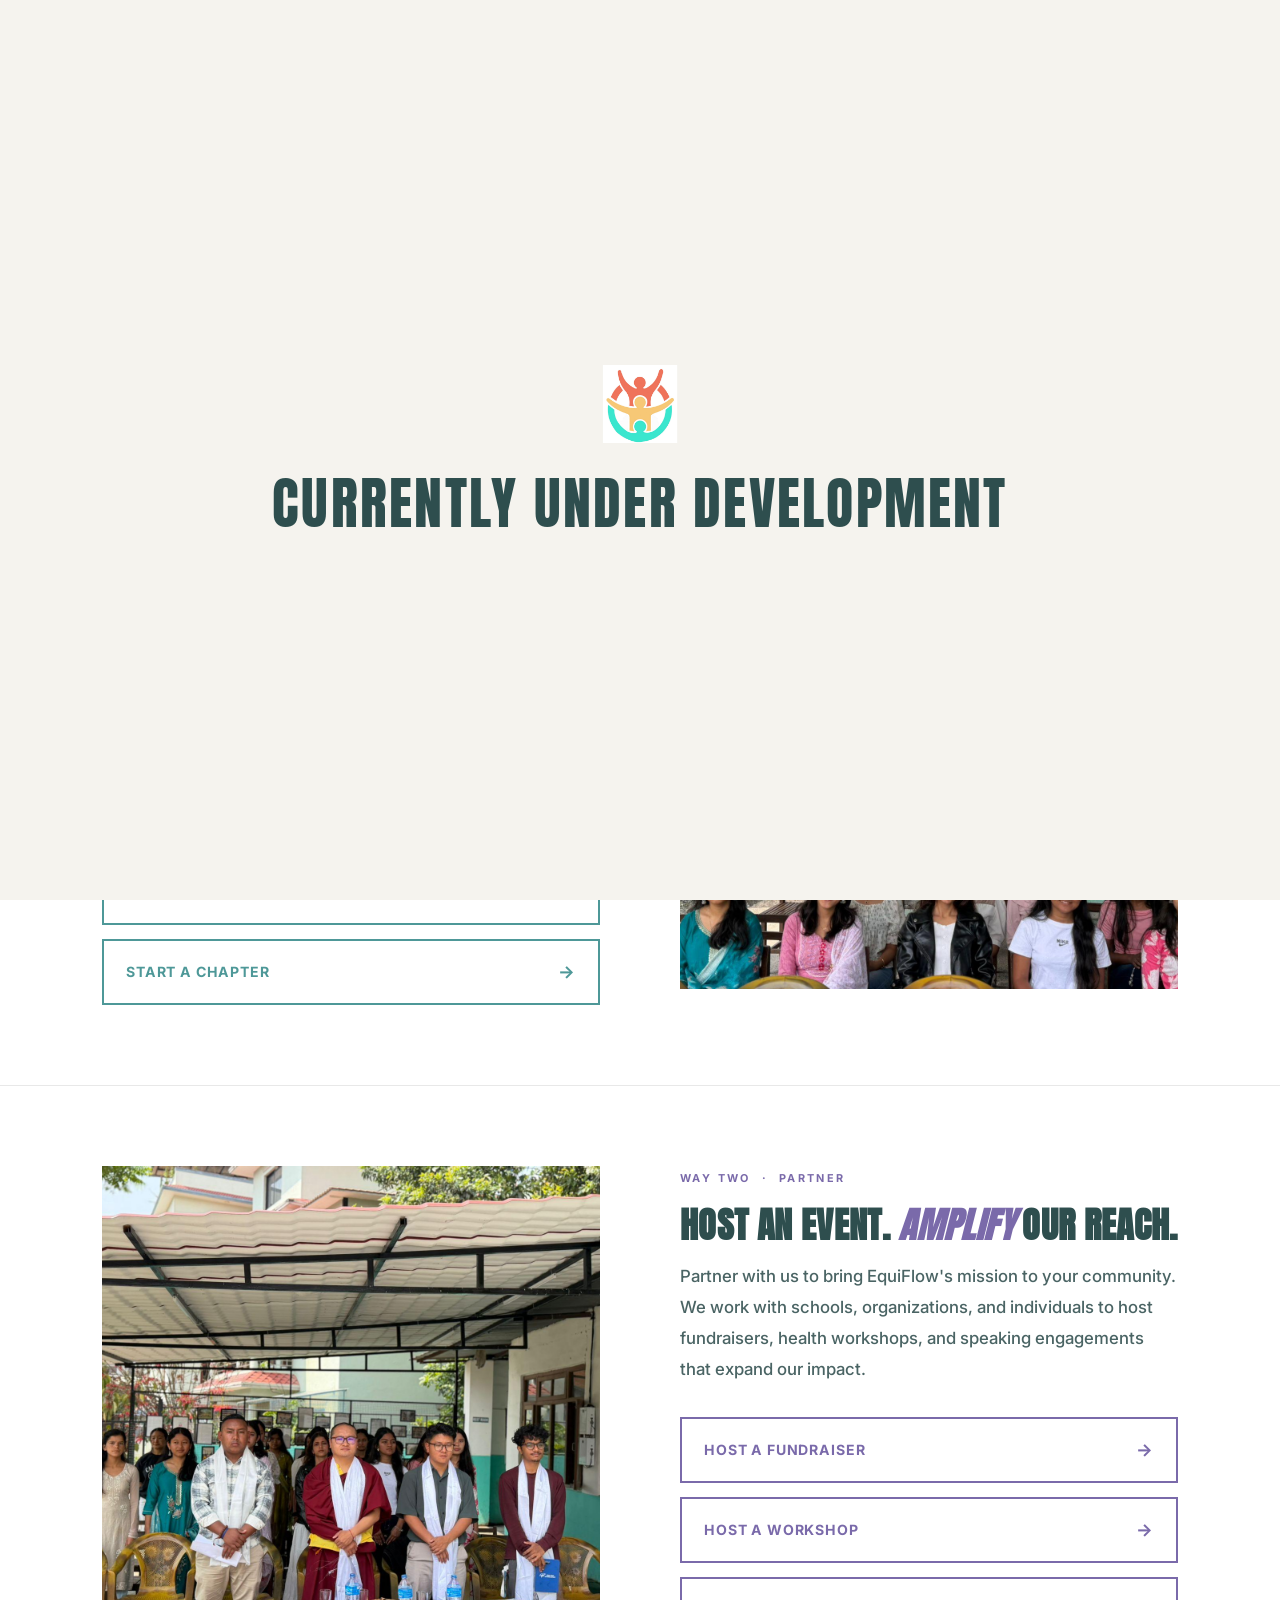
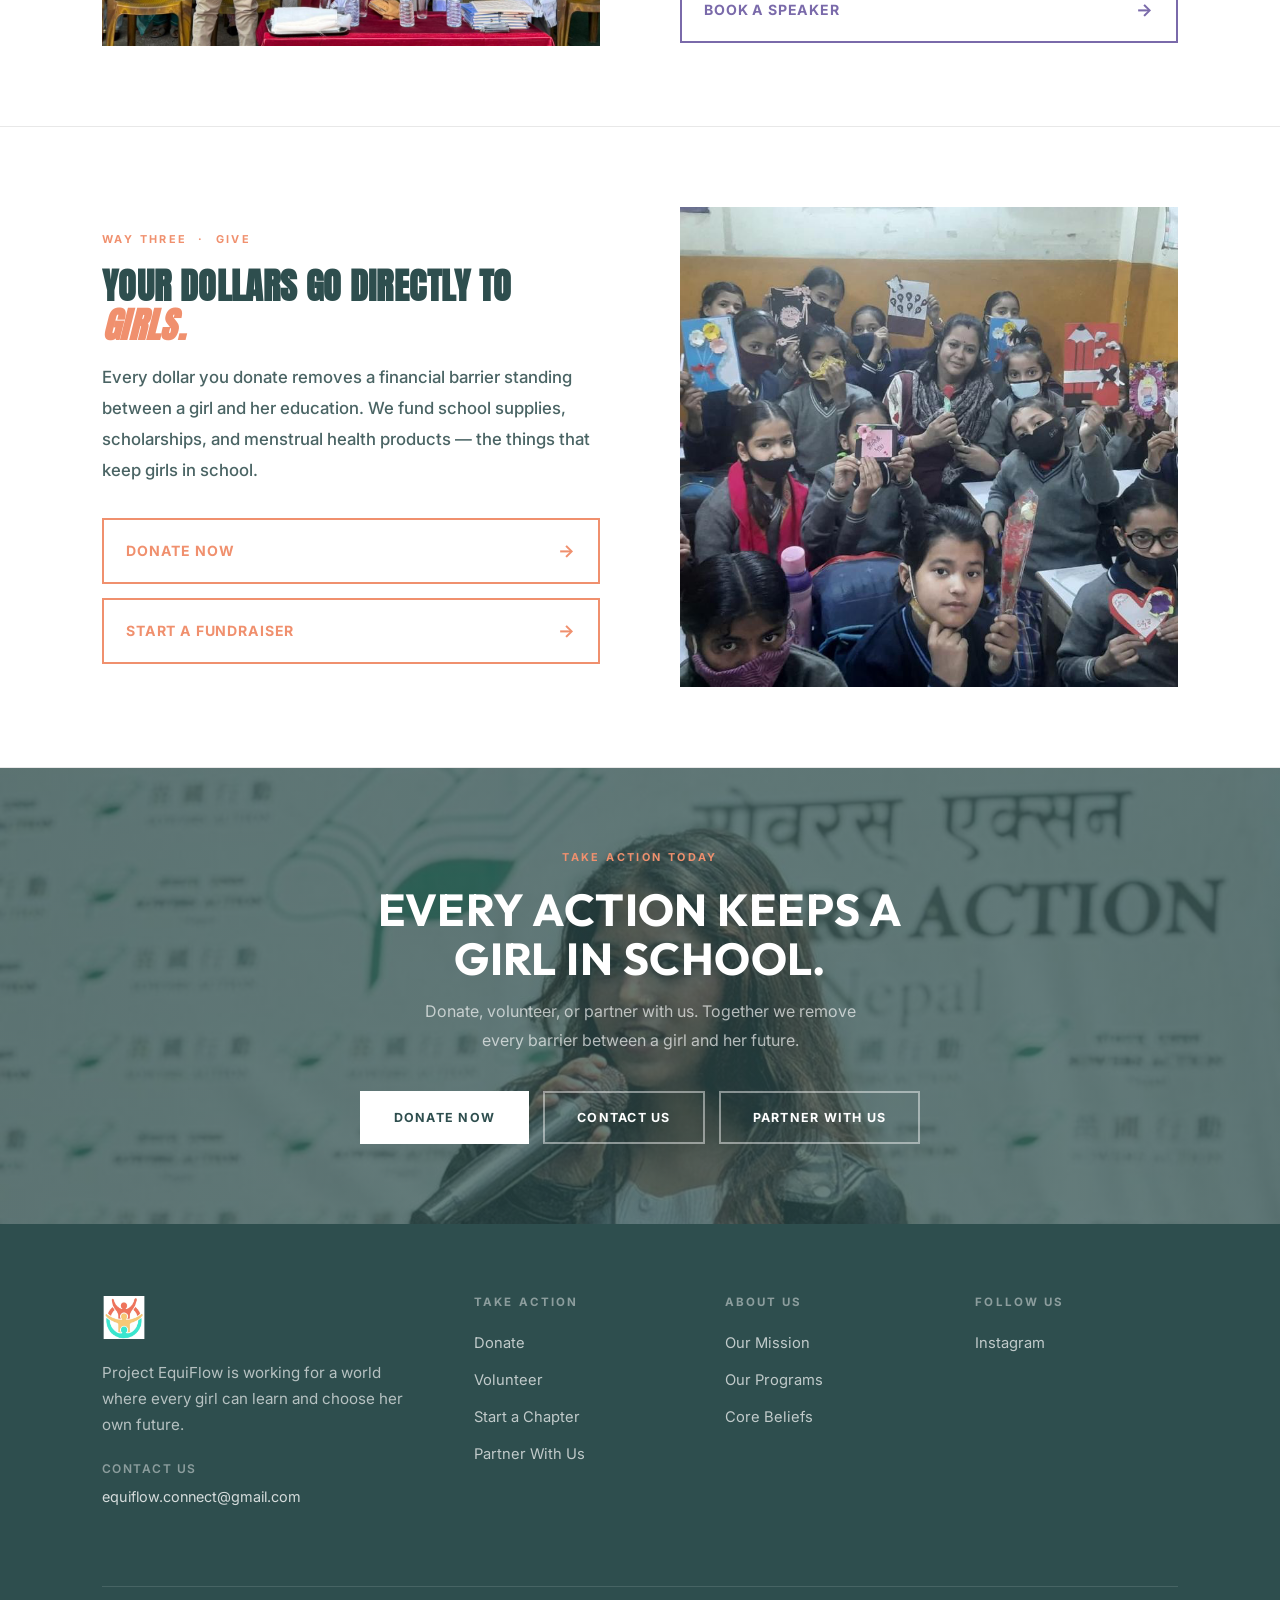
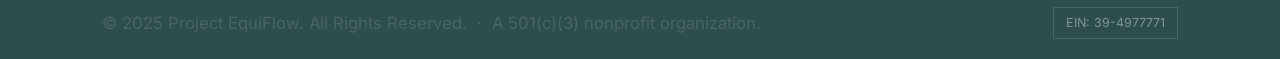
<file: volunteer.html>
<!DOCTYPE html>
<html lang="en">
<head>
    <meta charset="UTF-8" />
    <meta name="viewport" content="width=device-width, initial-scale=1.0">
    <title>Get Involved | Project EquiFlow</title>

    <link rel="preconnect" href="https://fonts.googleapis.com">
    <link rel="preconnect" href="https://fonts.gstatic.com" crossorigin>
    <link href="https://fonts.googleapis.com/css2?family=Anton&family=Outfit:wght@300;400;500;600;700;800&family=Inter:wght@300;400;500;600;700&display=swap" rel="stylesheet">

    <style>
        :root {
            --coral:      #FFBDAB;
            --coral-dark: #F5A488;
            --coral-text: #F0906E;
            --teal-dark:  #4E9898;
            --ink:        #2E4E4E;
            --ink-mid:    #4A6464;
            --border:     #E8E8E8;
            --ff-serif:   'Outfit', system-ui, sans-serif;
            --ff-sans:    'Inter', system-ui, sans-serif;
        }

        *, *::before, *::after { margin: 0; padding: 0; box-sizing: border-box; }
        html { scroll-behavior: smooth; }
        body { font-family: var(--ff-sans); background: #fff; color: var(--ink-mid); line-height: 1.7; overflow-x: hidden; }
        h1, h2, h3 { font-family: 'Anton', sans-serif; font-weight: 400; text-transform: uppercase; letter-spacing: 0.01em; line-height: 1.15; color: var(--ink); }
        a { text-decoration: none; }
        .container { max-width: 1100px; margin: 0 auto; padding: 0 32px; }

        /* ── HERO ── */
        .gi-hero {
            margin-top: 70px;
            width: 100%;
            height: 560px;
            overflow: hidden;
        }
        .gi-hero img {
            width: 100%;
            height: 100%;
            object-fit: cover;
            object-position: center 40%;
            display: block;
        }

        /* ── INTRO ── */
        .gi-intro {
            padding: 64px 0 56px;
            text-align: center;
            border-bottom: 1px solid var(--border);
        }
        .gi-eyebrow {
            display: inline-block;
            font-family: var(--ff-sans);
            font-size: 0.68rem;
            font-weight: 700;
            letter-spacing: 0.26em;
            text-transform: uppercase;
            color: var(--coral-text);
            margin-bottom: 14px;
            padding-bottom: 12px;
            border-bottom: 2px solid var(--coral-text);
        }
        .gi-h1 {
            font-size: clamp(2.4rem, 5vw, 4rem);
            font-weight: 700;
            color: var(--ink);
            max-width: 800px;
            margin: 0 auto 28px;
            line-height: 1.1;
        }
        .gi-callout {
            font-family: var(--ff-serif);
            font-size: clamp(1.1rem, 2vw, 1.45rem);
            font-weight: 600;
            color: var(--ink);
            line-height: 1.5;
            max-width: 720px;
            margin: 0 auto;
        }

        /* ── SPLIT SECTIONS ── */
        .gi-split {
            padding: 80px 0;
            border-bottom: 1px solid var(--border);
        }
        .gi-split-inner {
            display: grid;
            grid-template-columns: 1fr 1fr;
            gap: 80px;
            align-items: center;
        }
        .gi-split.flip .gi-photo { order: -1; }

        .gi-photo {
            overflow: hidden;
        }
        .gi-photo img {
            width: 100%;
            height: 480px;
            object-fit: cover;
            object-position: top center;
            display: block;
        }

        .gi-text .section-tag {
            font-family: var(--ff-sans);
            font-size: 0.68rem;
            font-weight: 700;
            letter-spacing: 0.22em;
            text-transform: uppercase;
            color: var(--coral-text);
            display: block;
            margin-bottom: 18px;
        }
        .s2 .gi-text .section-tag { color: var(--teal-dark); }
        .s3 .gi-text .section-tag { color: #7A6AAA; }

        .gi-text h2 {
            font-size: clamp(1.8rem, 2.8vw, 2.4rem);
            font-weight: 700;
            color: var(--ink);
            margin-bottom: 16px;
        }
        .gi-text h2 em { font-style: italic; color: var(--coral-text); }
        .s2 .gi-text h2 em { color: var(--teal-dark); }
        .s3 .gi-text h2 em { color: #7A6AAA; }

        .gi-text .lead {
            font-size: 1.05rem;
            color: var(--ink-mid);
            line-height: 1.85;
            margin-bottom: 32px;
            font-weight: 500;
        }

        .gi-actions {
            display: flex;
            flex-direction: column;
            gap: 14px;
        }
        .gi-action-btn {
            display: flex;
            align-items: center;
            justify-content: space-between;
            padding: 16px 22px;
            border: 2px solid var(--coral-text);
            color: var(--coral-text);
            font-family: var(--ff-sans);
            font-size: 0.88rem;
            font-weight: 700;
            letter-spacing: 0.06em;
            text-transform: uppercase;
            transition: background 0.15s, color 0.15s;
        }
        .gi-action-btn:hover { background: var(--coral-text); color: #fff; }
        .s2 .gi-action-btn { border-color: var(--teal-dark); color: var(--teal-dark); }
        .s2 .gi-action-btn:hover { background: var(--teal-dark); color: #fff; }
        .s3 .gi-action-btn { border-color: #7A6AAA; color: #7A6AAA; }
        .s3 .gi-action-btn:hover { background: #7A6AAA; color: #fff; }
        .gi-action-btn span { font-size: 1.1rem; }

        /* ── CTA ── */
        .gi-cta {
            background: linear-gradient(rgba(46,78,78,0.72), rgba(46,78,78,0.72)), url('image/PHOTO-2026-05-13-19-59-54.jpg') center/cover no-repeat;
            padding: 80px 0;
            text-align: center;
        }
        .gi-cta .eyebrow-cta {
            font-family: var(--ff-sans);
            font-size: 0.68rem;
            font-weight: 700;
            letter-spacing: 0.22em;
            text-transform: uppercase;
            color: var(--coral-text);
            display: block;
            margin-bottom: 18px;
        }
        .gi-cta h2 {
            font-family: var(--ff-serif);
            font-size: clamp(1.8rem, 3.5vw, 2.8rem);
            font-weight: 700;
            color: #fff;
            max-width: 560px;
            margin: 0 auto 14px;
        }
        .gi-cta p {
            color: rgba(255,255,255,0.65);
            font-size: 1rem;
            max-width: 460px;
            margin: 0 auto 36px;
        }
        .cta-btns { display: flex; gap: 14px; justify-content: center; flex-wrap: wrap; }
        .cta-btn-white {
            display: inline-block;
            font-family: var(--ff-sans);
            font-size: 0.78rem;
            font-weight: 700;
            letter-spacing: 0.1em;
            text-transform: uppercase;
            padding: 14px 32px;
            background: #fff;
            color: var(--ink);
            border: 2px solid #fff;
            transition: background 0.15s;
        }
        .cta-btn-outline {
            display: inline-block;
            font-family: var(--ff-sans);
            font-size: 0.78rem;
            font-weight: 700;
            letter-spacing: 0.1em;
            text-transform: uppercase;
            padding: 14px 32px;
            background: transparent;
            color: #fff;
            border: 2px solid rgba(255,255,255,0.45);
            transition: background 0.15s;
        }
        .cta-btn-outline:hover { background: rgba(255,255,255,0.1); }

        /* ── FOOTER ── */
        .footer { background: var(--ink); padding: 72px 0 0; color: rgba(255,255,255,0.75); }
        .footer-inner { display: grid; grid-template-columns: 1.6fr 1fr 1fr 1fr; gap: 48px; padding-bottom: 56px; border-bottom: 1px solid rgba(255,255,255,0.12); }
        .footer-logo-img { height: 44px; width: auto; margin-bottom: 20px; display: block; }
        .footer-tagline { font-size: 0.95rem; line-height: 1.7; color: rgba(255,255,255,0.65); margin-bottom: 20px; }
        .footer-contact-block p { font-size: 0.75rem; font-weight: 600; letter-spacing: 0.12em; text-transform: uppercase; color: rgba(255,255,255,0.45); margin-bottom: 4px; }
        .footer-contact-block a { font-size: 0.9rem; color: rgba(255,255,255,0.8); transition: color 0.15s; }
        .footer-contact-block a:hover { color: #fff; }
        .footer-col h4 { font-family: var(--ff-sans); font-size: 0.72rem; font-weight: 700; letter-spacing: 0.18em; text-transform: uppercase; color: rgba(255,255,255,0.45); margin-bottom: 20px; }
        .footer-col ul { list-style: none; display: flex; flex-direction: column; gap: 10px; }
        .footer-col ul li a { font-size: 0.92rem; color: rgba(255,255,255,0.7); transition: color 0.15s; }
        .footer-col ul li a:hover { color: #fff; }
        .footer-bottom { display: flex; justify-content: space-between; align-items: center; padding: 20px 0; font-size: 0.8rem; color: rgba(255,255,255,0.4); }
        .footer-ein { font-size: 0.78rem; color: rgba(255,255,255,0.4); border: 1px solid rgba(255,255,255,0.12); padding: 4px 12px; }

        @media (max-width: 860px) {
            .gi-hero { height: 340px; }
            .gi-split-inner { grid-template-columns: 1fr; gap: 40px; }
            .gi-split.flip .gi-photo { order: 0; }
            .footer-inner { grid-template-columns: 1fr 1fr; }
        }
    </style>

    <link rel="stylesheet" href="shared.css">
    <link rel="icon" type="image/png" href="image/logo-clean.png">
<style>
#dev-overlay {
    position: fixed;
    inset: 0;
    z-index: 99999;
    background: #f5f3ee;
    display: flex;
    flex-direction: column;
    align-items: center;
    justify-content: center;
    gap: 16px;
    font-family: "Outfit", sans-serif;
}
#dev-overlay img { height: 64px; width: auto; margin-bottom: 8px; }
#dev-overlay .dev-tag {
    background: #F0906E;
    color: #fff;
    font-size: 0.75rem;
    font-weight: 700;
    letter-spacing: 0.12em;
    text-transform: uppercase;
    padding: 4px 16px;
    border-radius: 999px;
}
#dev-overlay h1 {
    font-family: "Anton", sans-serif;
    font-size: clamp(2rem, 6vw, 3.5rem);
    color: #2E4E4E;
    letter-spacing: 0.04em;
    margin: 0;
    text-align: center;
}
#dev-overlay p {
    font-size: 1.05rem;
    color: #4A6464;
    margin: 0;
    text-align: center;
    max-width: 360px;
    line-height: 1.6;
}
</style>
</head>
<body>
<div id="dev-overlay">
  <img src="image/logo-clean.png" alt="Project EquiFlow" style="height:80px;width:auto;margin-bottom:12px;" />
  <h1>Currently Under Development</h1>
  </div>


    <!-- NAVIGATION -->
    <header class="site-header" id="site-header">
        <div class="container nav-inner">
            <a href="index.html" class="logo">
                <img src="image/logo-clean.png" alt="Project EquiFlow" style="height:52px;width:auto;display:block;" />
            </a>
            <ul class="nav-links" id="nav-links">
                <li><a href="index.html">About</a></li>
                <li><a href="why-education.html">Why Education?</a></li>
                <li><a href="program.html">Programs</a></li>
                <li><a href="volunteer.html" class="active-page">Get Involved</a></li>
                <li><a href="https://docs.google.com/forms/d/1ufZauH4xaZ37Nz5kRHjh_QIL51TuNn06vASEfGitVos/viewform" target="_blank" rel="noopener" class="btn-donate">Donate</a></li>
            </ul>
            <button class="nav-hamburger" id="hamburger" aria-label="Open menu">
                <span></span><span></span><span></span>
            </button>
        </div>
    </header>

    <!-- HERO -->
    <!-- INTRO -->
    <section class="gi-intro">
        <div class="container">
            <span class="gi-eyebrow">Get Involved</span>
            <h1 class="gi-h1">Three ways to change a girl's future.</h1>
            <p class="gi-callout">Give, volunteer, or partner with us — every action you take keeps a girl in school and in leadership.</p>
        </div>
    </section>

    <!-- SECTION 1: VOLUNTEER -->
    <section class="gi-split s2" id="volunteer">
        <div class="container">
            <div class="gi-split-inner">
                <div class="gi-text">
                    <span class="section-tag">Way One &nbsp;·&nbsp; Volunteer</span>
                    <h2>Join the team building this <em>movement.</em></h2>
                    <p class="lead">We are students, advocates, and organizers who show up in person and online. Whether you want to join our core team, become an ambassador, or start a chapter at your school — there is a role for you.</p>
                    <div class="gi-actions">
                        <a href="mailto:equiflow.connect@gmail.com?subject=Core Team Application" class="gi-action-btn">Join the Core Team <span>→</span></a>
                        <a href="mailto:equiflow.connect@gmail.com?subject=Ambassador Application" class="gi-action-btn">Become an Ambassador <span>→</span></a>
                        <a href="https://docs.google.com/forms/d/e/1FAIpQLScfsn3H9LZ4NnRd0ORk6OgTbW1NsHnHxJmTMsAm6yLCFaHRUA/viewform?usp=publish-editor" target="_blank" rel="noopener" class="gi-action-btn">Start a Chapter <span>→</span></a>
                    </div>
                </div>
                <div class="gi-photo">
                    <img src="image/PHOTO-2026-05-13-20-01-57.jpg" alt="Girls at a community workshop" />
                </div>
            </div>
        </div>
    </section>

    <!-- SECTION 2: PARTNER -->
    <section class="gi-split flip s3" id="partner">
        <div class="container">
            <div class="gi-split-inner">
                <div class="gi-text">
                    <span class="section-tag">Way Two &nbsp;·&nbsp; Partner</span>
                    <h2>Host an event. <em>Amplify</em> our reach.</h2>
                    <p class="lead">Partner with us to bring EquiFlow's mission to your community. We work with schools, organizations, and individuals to host fundraisers, health workshops, and speaking engagements that expand our impact.</p>
                    <div class="gi-actions">
                        <a href="mailto:equiflow.connect@gmail.com?subject=Fundraiser Hosting" class="gi-action-btn">Host a Fundraiser <span>→</span></a>
                        <a href="mailto:equiflow.connect@gmail.com?subject=Workshop Hosting" class="gi-action-btn">Host a Workshop <span>→</span></a>
                        <a href="mailto:equiflow.connect@gmail.com?subject=Speaking Engagement" class="gi-action-btn">Book a Speaker <span>→</span></a>
                    </div>
                </div>
                <div class="gi-photo">
                    <img src="image/PHOTO-2026-05-13-20-02-27.jpg" alt="Community event" />
                </div>
            </div>
        </div>
    </section>

    <!-- SECTION 3: GIVE -->
    <section class="gi-split s1" id="give">
        <div class="container">
            <div class="gi-split-inner">
                <div class="gi-text">
                    <span class="section-tag">Way Three &nbsp;·&nbsp; Give</span>
                    <h2>Your dollars go directly to <em>girls.</em></h2>
                    <p class="lead">Every dollar you donate removes a financial barrier standing between a girl and her education. We fund school supplies, scholarships, and menstrual health products — the things that keep girls in school.</p>
                    <div class="gi-actions">
                        <a href="https://docs.google.com/forms/d/1ufZauH4xaZ37Nz5kRHjh_QIL51TuNn06vASEfGitVos/viewform" target="_blank" rel="noopener" class="gi-action-btn">Donate Now <span>→</span></a>
                        <a href="mailto:equiflow.connect@gmail.com?subject=Fundraising Inquiry" class="gi-action-btn">Start a Fundraiser <span>→</span></a>
                    </div>
                </div>
                <div class="gi-photo">
                    <img src="image/IMG_0309.png" alt="Girls with health kits" />
                </div>
            </div>
        </div>
    </section>

    <!-- CTA -->
    <section class="gi-cta">
        <div class="container">
            <span class="eyebrow-cta">Take Action Today</span>
            <h2>Every action keeps a girl in school.</h2>
            <p>Donate, volunteer, or partner with us. Together we remove every barrier between a girl and her future.</p>
            <div class="cta-btns">
                <a href="https://docs.google.com/forms/d/1ufZauH4xaZ37Nz5kRHjh_QIL51TuNn06vASEfGitVos/viewform" target="_blank" rel="noopener" class="cta-btn-white">Donate Now</a>
                <a href="mailto:equiflow.connect@gmail.com" class="cta-btn-outline">Contact Us</a>
                <a href="partner.html" class="cta-btn-outline">Partner With Us</a>
            </div>
        </div>
    </section>

    <!-- FOOTER -->
    <footer class="footer">
        <div class="container">
            <div class="footer-inner">
                <div>
                    <img src="image/logo-clean.png" alt="Project EquiFlow" class="footer-logo-img" />
                    <p class="footer-tagline">Project EquiFlow is working for a world where every girl can learn and choose her own future.</p>
                    <div class="footer-contact-block">
                        <p>Contact Us</p>
                        <a href="mailto:equiflow.connect@gmail.com">equiflow.connect@gmail.com</a>
                    </div>
                </div>
                <div class="footer-col">
                    <h4>Take Action</h4>
                    <ul>
                        <li><a href="https://docs.google.com/forms/d/1ufZauH4xaZ37Nz5kRHjh_QIL51TuNn06vASEfGitVos/viewform" target="_blank" rel="noopener">Donate</a></li>
                        <li><a href="volunteer.html">Volunteer</a></li>
                        <li><a href="https://docs.google.com/forms/d/e/1FAIpQLScfsn3H9LZ4NnRd0ORk6OgTbW1NsHnHxJmTMsAm6yLCFaHRUA/viewform?usp=publish-editor" target="_blank" rel="noopener">Start a Chapter</a></li>
                        <li><a href="partner.html">Partner With Us</a></li>
                    </ul>
                </div>
                <div class="footer-col">
                    <h4>About Us</h4>
                    <ul>
                        <li><a href="mission.html">Our Mission</a></li>
                        <li><a href="program.html">Our Programs</a></li>
                        <li><a href="mission.html#beliefs">Core Beliefs</a></li>
                    </ul>
                </div>
                <div class="footer-col">
                    <h4>Follow Us</h4>
                    <ul>
                        <li><a href="https://www.instagram.com/projectequiflow/?__d=11%252F" target="_blank" rel="noopener">Instagram</a></li>
                    </ul>
                </div>
            </div>
            <div class="footer-bottom">
                <p>&copy; 2025 Project EquiFlow. All Rights Reserved. &nbsp;&middot;&nbsp; A 501(c)(3) nonprofit organization.</p>
                <span class="footer-ein">EIN: 39-4977771</span>
            </div>
        </div>
    </footer>

    <script>
        const header = document.getElementById('site-header');
        window.addEventListener('scroll', () => {
            header.classList.toggle('scrolled', window.scrollY > 20);
        }, { passive: true });

        const hamburger = document.getElementById('hamburger');
        const navLinks  = document.getElementById('nav-links');
        hamburger.addEventListener('click', () => {
            const open = navLinks.classList.toggle('open');
            hamburger.innerHTML = open
                ? '<span style="transform:rotate(45deg) translate(5px,5px)"></span><span style="opacity:0"></span><span style="transform:rotate(-45deg) translate(5px,-5px)"></span>'
                : '<span></span><span></span><span></span>';
        });
        document.querySelectorAll('.nav-links .has-mega > a').forEach(a => {
            a.addEventListener('click', e => {
                if (window.innerWidth <= 900) {
                    e.preventDefault();
                    a.parentElement.classList.toggle('open');
                }
            });
        });
    </script>
</body>
</html>
</file>
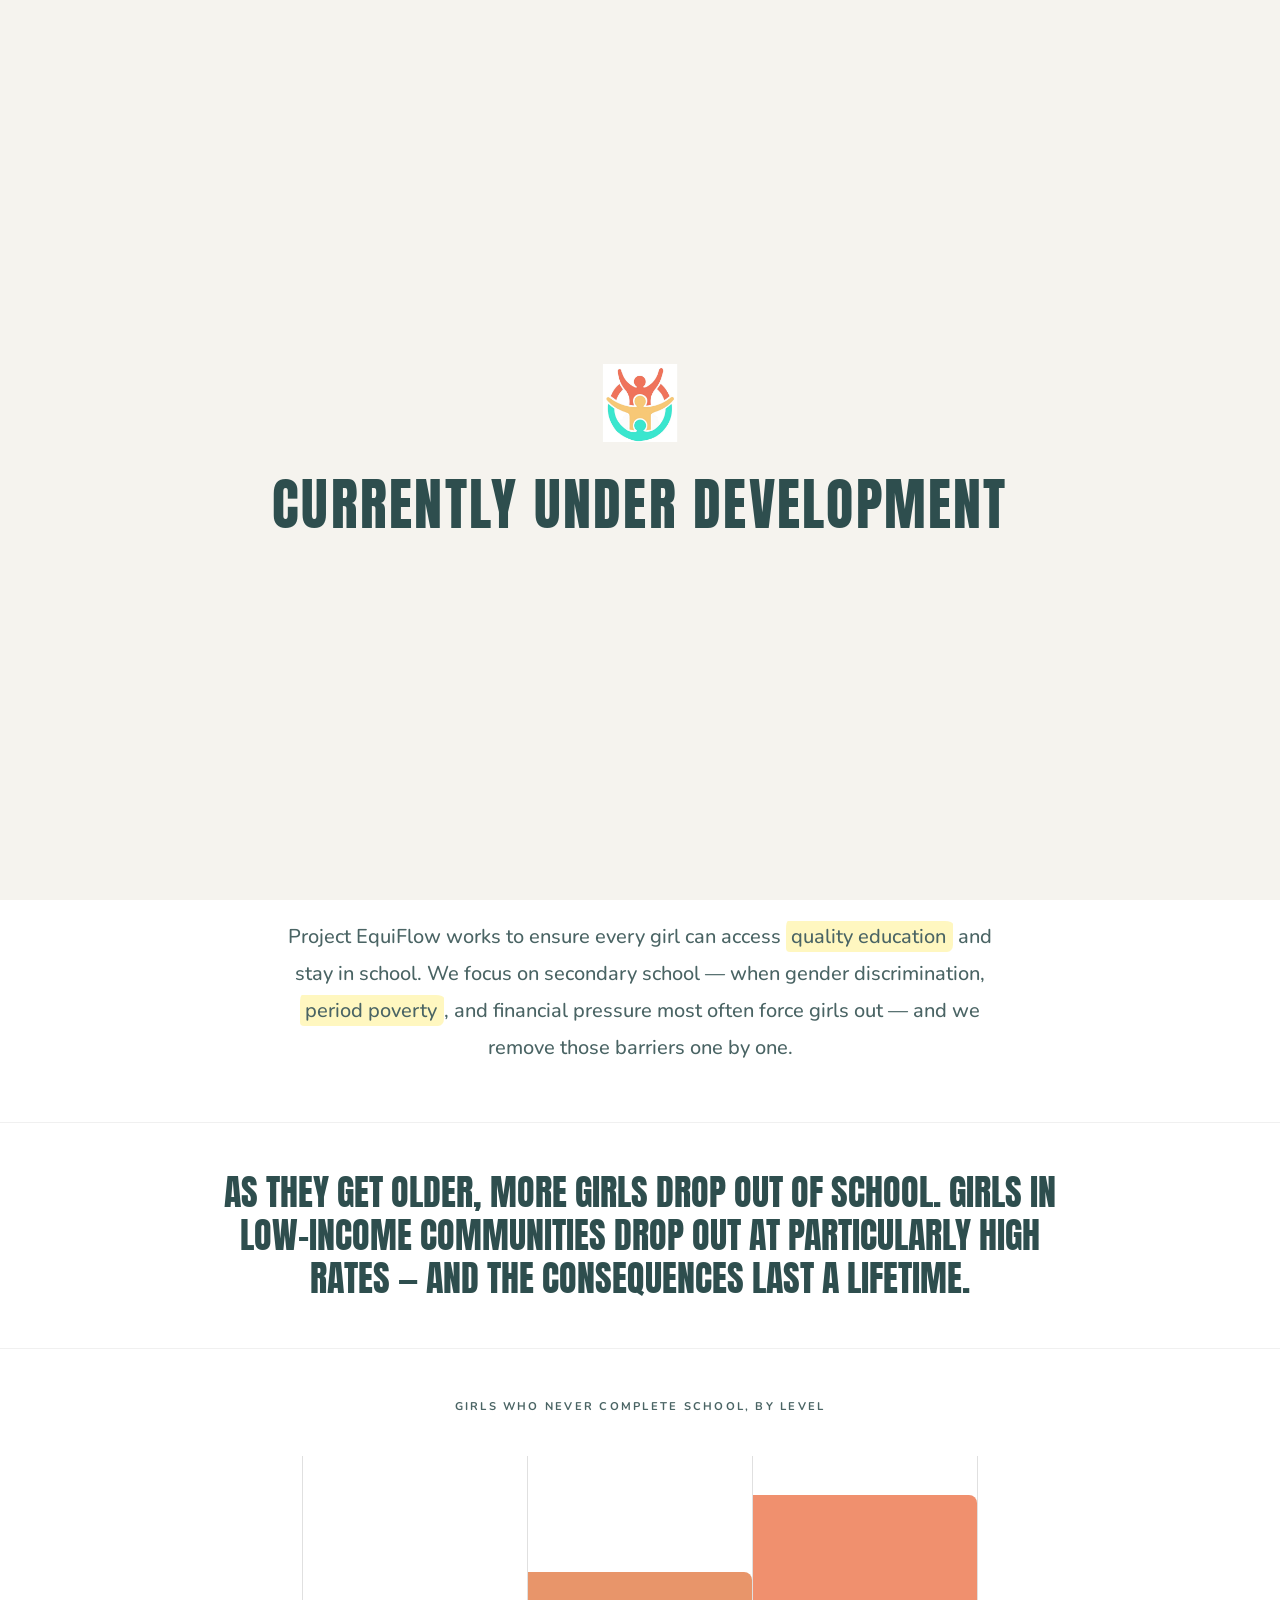
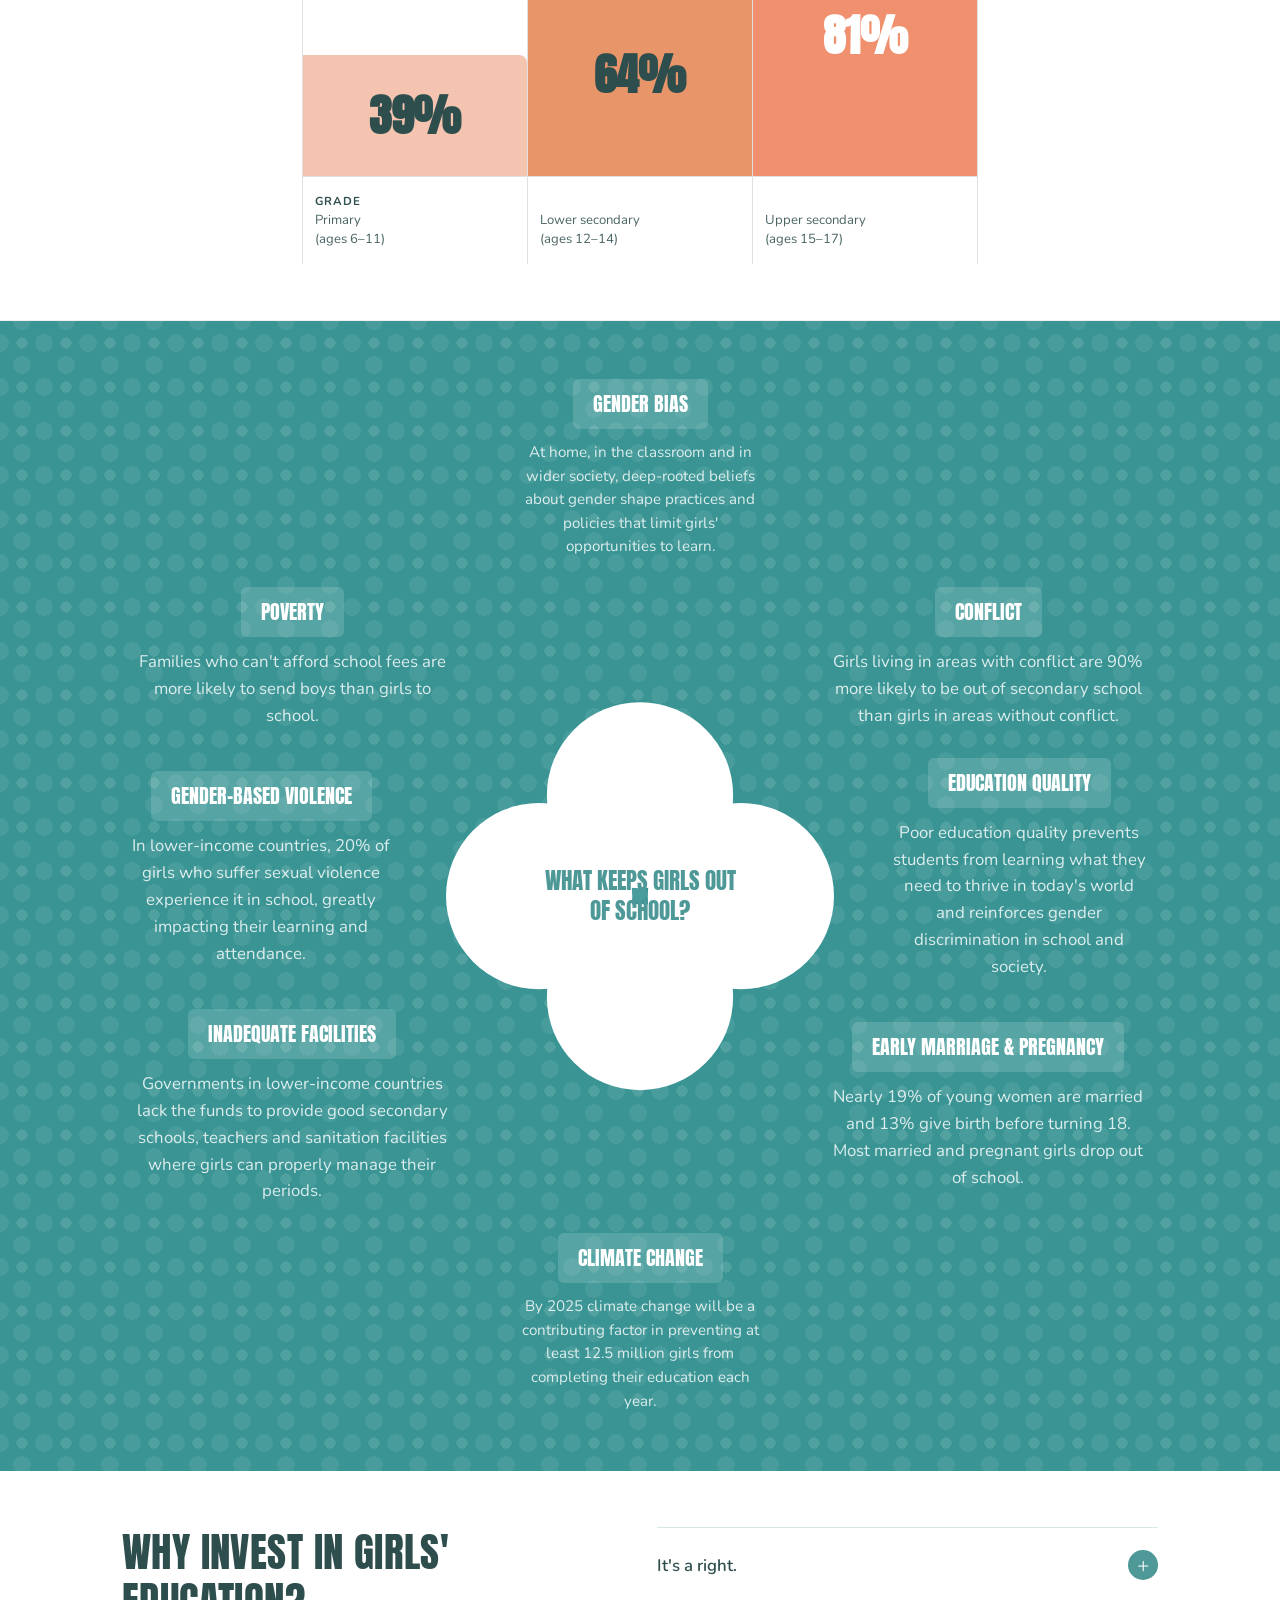
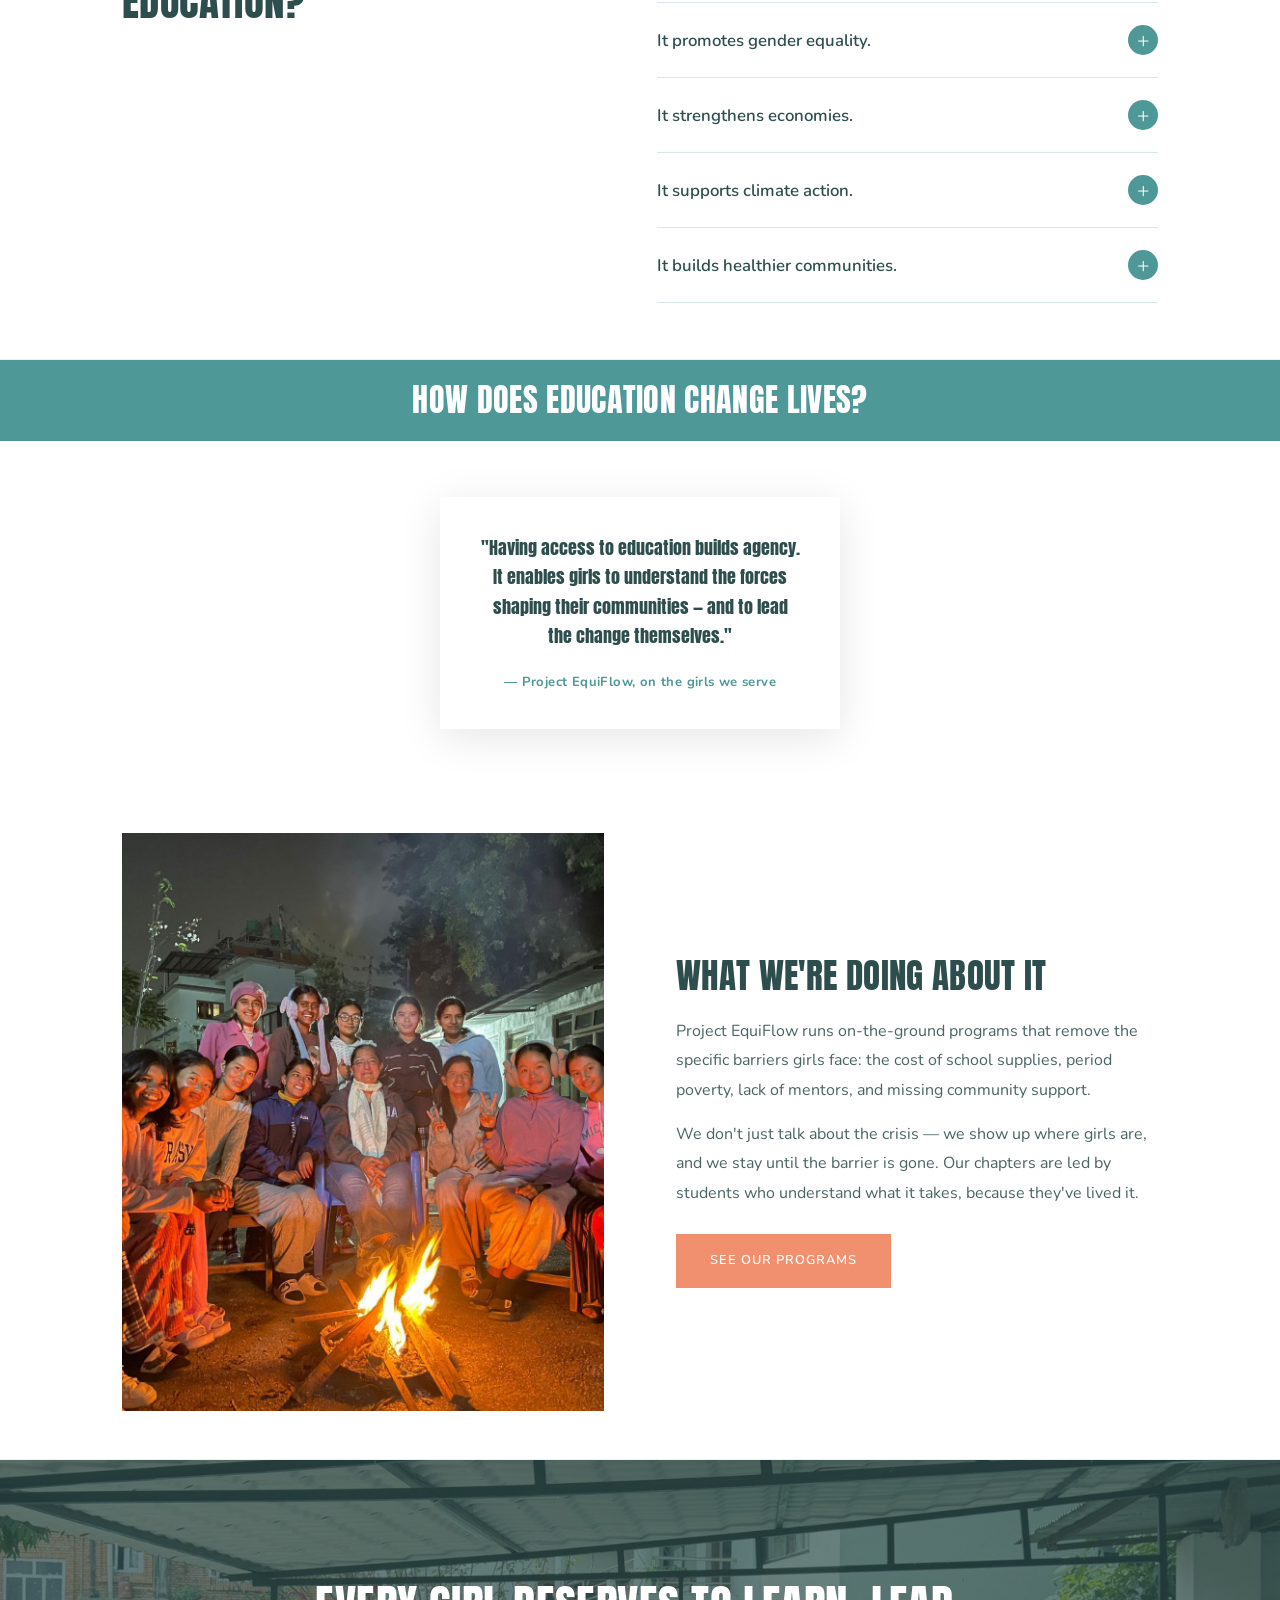
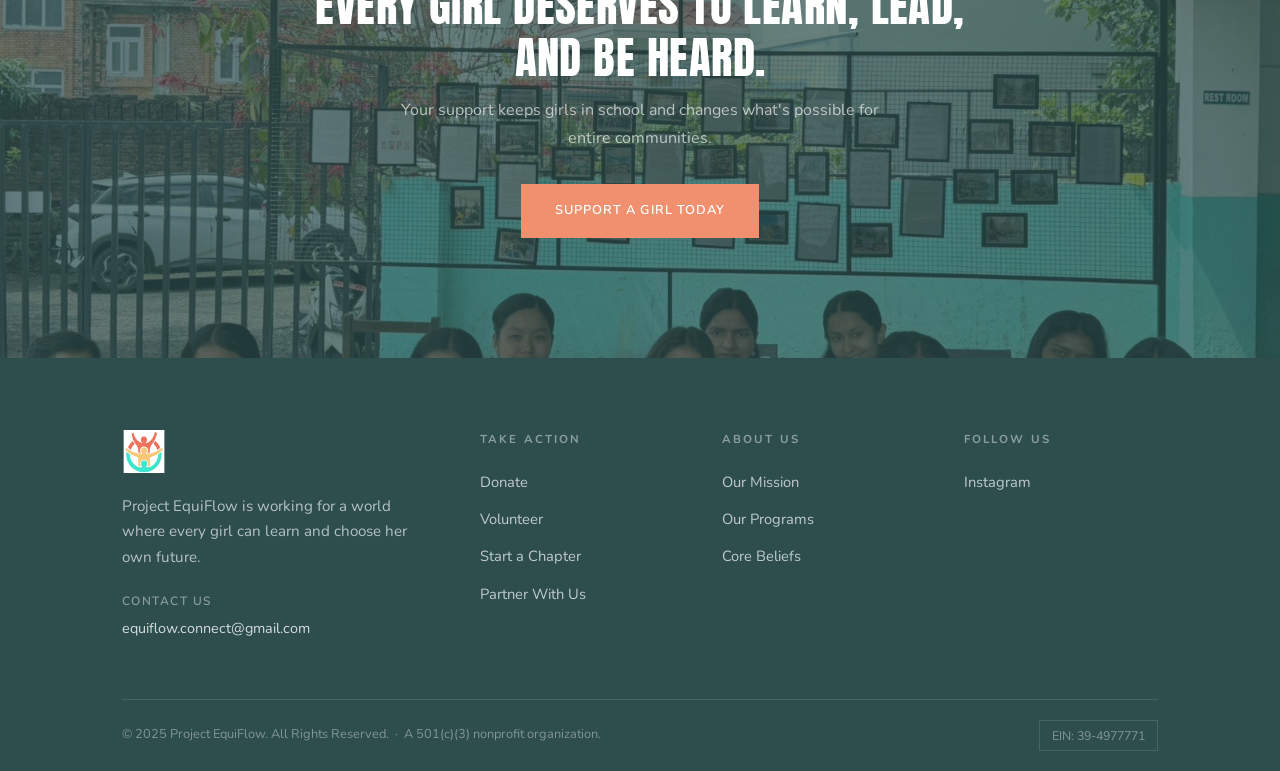
<file: why-education.html>
<!DOCTYPE html>
<html lang="en">
<head>
    <meta charset="UTF-8" />
    <meta name="viewport" content="width=device-width, initial-scale=1.0">
    <title>Why Education? | Project EquiFlow</title>

    <link rel="preconnect" href="https://fonts.googleapis.com">
    <link rel="preconnect" href="https://fonts.gstatic.com" crossorigin>
    <link href="https://fonts.googleapis.com/css2?family=Anton&family=Outfit:wght@300;400;500;600;700;800&family=Nunito:wght@400;500;600;700;800&display=swap" rel="stylesheet">

    <style>
        :root {
            --coral:      #FFBDAB;
            --coral-dark: #F5A488;
            --coral-text: #F0906E;
            --teal-dark:  #4E9898;
            --ink:        #2E4E4E;
            --ink-mid:    #4A6464;
            --border:     #E8E8E8;
            --ff-serif:   'Outfit', system-ui, sans-serif;
            --ff-sans:    'Nunito', system-ui, sans-serif;
        }

        *, *::before, *::after { margin: 0; padding: 0; box-sizing: border-box; }
        html { scroll-behavior: smooth; }
        body { font-family: var(--ff-sans); background: #fff; color: var(--ink-mid); line-height: 1.7; overflow-x: hidden; }
        h1, h2 { font-family: 'Anton', sans-serif; font-weight: 400; text-transform: uppercase; letter-spacing: 0.01em; font-weight: 400; line-height: 1.15; color: var(--ink); }
        h3 { font-family: 'Anton', sans-serif; font-weight: 400; text-transform: uppercase; color: var(--ink); }
        a { text-decoration: none; }

        .container { max-width: 1100px; margin: 0 auto; padding: 0 32px; }
        .container-narrow { max-width: 740px; margin: 0 auto; padding: 0 32px; }

        .btn { display: inline-block; font-family: var(--ff-sans); font-size: 0.8rem; font-weight: 600; letter-spacing: 0.08em; text-transform: uppercase; padding: 14px 32px; border: 2px solid transparent; cursor: pointer; transition: background 0.15s, color 0.15s; }
        .btn-primary { background: var(--coral-text); color: #fff; border-color: var(--coral-text); }
        .btn-primary:hover { background: #a05848; }

        /* ── NAV ── */
        .site-header { position: fixed; top: 0; left: 0; right: 0; z-index: 200; background: #fff; border-bottom: 1px solid #e8e8e8; transition: box-shadow 0.3s; }
        .site-header.scrolled { box-shadow: 0 2px 16px rgba(0,0,0,0.07); }
        .nav-inner { display: flex; align-items: center; justify-content: space-between; height: 70px; }
        .logo img { height: 52px; width: auto; display: block; }
        .nav-links { display: flex; align-items: center; list-style: none; height: 100%; }
        .nav-links > li { position: static; height: 100%; display: flex align-items: center }
        .nav-links > li > a { display: flex; align-items: center; gap: 4px; font-size: 0.85rem; font-weight: 600; letter-spacing: 0.08em; text-transform: uppercase; color: var(--ink); padding: 8px 20px; white-space: nowrap; height: 100%; transition: color 0.15s; }
        .nav-links > li > a:not(.btn-donate):hover { color: var(--coral-text) }
        .nav-links > li > a.active-page { color: var(--coral-text); border-bottom: 2px solid var(--coral-text); }
        .nav-chevron { font-size: 0.65rem; opacity: 0.5; }

        .mega-drop { position: absolute; top: 70px; left: 0; right: 0; background: #fff; border-top: 2px solid var(--coral-text); border-bottom: 1px solid #e8e8e8; box-shadow: 0 16px 48px rgba(0,0,0,0.09); opacity: 0; visibility: hidden; transition: opacity 0.18s, visibility 0.18s; z-index: 300; }
        .has-mega:hover .mega-drop, .has-mega.open .mega-drop { opacity: 1; visibility: visible; }
        .mega-drop-inner { display: grid; grid-template-columns: 1.6fr 1fr 1fr; gap: 0; padding: 36px 0; }
        .mega-col { padding: 0 32px; border-right: 1px solid #f0f0f0; }
        .mega-col:first-child { padding-left: 0; }
        .mega-col:last-child { border-right: none; }
        .mega-label { font-size: 0.65rem; font-weight: 700; letter-spacing: 0.2em; text-transform: uppercase; color: var(--coral-text); margin-bottom: 10px; }
        .mega-desc { font-size: 0.9rem; color: var(--ink-mid); line-height: 1.6; margin-bottom: 16px; }
        .mega-see-all { font-size: 0.78rem; font-weight: 700; letter-spacing: 0.08em; text-transform: uppercase; color: var(--ink); transition: color 0.15s; }
        .mega-see-all:hover { color: var(--coral-text); }
        .mega-col-heading { font-size: 0.62rem; font-weight: 700; letter-spacing: 0.2em; text-transform: uppercase; color: #aaa; margin-bottom: 14px; }
        .mega-col ul { list-style: none; display: flex; flex-direction: column; gap: 10px; }
        .mega-col ul li a { font-size: 0.95rem; font-weight: 400; color: var(--ink); transition: color 0.15s; }
        .mega-col ul li a:hover { color: var(--coral-text); }

        .btn-donate { background: var(--coral-text) !important; color: #fff !important; padding: 20px 36px !important; height: auto !important; display: flex !important; align-items: center !important; font-weight: 700 !important; font-size: 0.9rem !important; letter-spacing: 0.12em !important; text-transform: uppercase !important; border-radius: 0 !important; border: none !important; margin-left: 12px; transition: background 0.2s !important; white-space: nowrap; }
        .btn-donate:hover { background: #a05848 !important; }
        .nav-hamburger { display: none; background: none; border: none; cursor: pointer; padding: 4px; flex-direction: column; gap: 5px; }
        .nav-hamburger span { display: block; width: 22px; height: 2px; background: var(--ink); border-radius: 2px; }

        @media (max-width: 900px) {
            .nav-hamburger { display: flex; }
            .nav-inner { height: 56px; }
            .nav-links { display: none; position: fixed; top: 56px; left: 0; right: 0; flex-direction: column; align-items: stretch; height: auto; background: #fff; border-top: 1px solid #e8e8e8; padding: 16px 24px 24px; gap: 4px; box-shadow: 0 8px 24px rgba(0,0,0,0.1); z-index: 999; }
            .nav-links.open { display: flex; }
            .nav-links > li { height: auto }
            .nav-links > li > a { font-size: 0.9rem; padding: 11px 0; border-bottom: 1px solid #f0f0f0 height: auto }
            .mega-drop { position: static; opacity: 1; visibility: visible; border: none; box-shadow: none; display: none; }
            .has-mega.open .mega-drop { display: block; }
            .mega-drop-inner { grid-template-columns: 1fr; padding: 8px 0 4px 16px; gap: 12px; }
            .mega-col { border-right: none; padding: 0; }
            .mega-col-intro { display: none; }
            .btn-donate { height: auto !important; padding: 12px 20px !important; margin: 8px 0 0; justify-content: center; }
            .logo img { height: 38px; }
        }

        /* ── HERO PHOTO ── */
        .why-hero {
            margin-top: 70px;
            width: 100%;
            height: 60vh;
            min-height: 360px;
            overflow: hidden;
            position: relative;
        }
        .why-hero img { width: 100%; height: 100%; object-fit: cover; object-position: top center; display: block; }

        /* ── INTRO (centered, like Malala) ── */
        .why-eyebrow-bar {
            text-align: center;
            padding: 52px 32px 0;
        }
        .why-eyebrow-bar .eyebrow-tag {
            display: inline-block;
            font-size: 0.68rem; font-weight: 700; letter-spacing: 0.26em; text-transform: uppercase; color: var(--coral-text);
            margin-bottom: 0;
            padding-bottom: 14px;
            border-bottom: 2px solid var(--coral-text);
        }

        .why-headline-section {
            text-align: center;
            padding: 36px 32px 56px;
            border-bottom: 1px solid #f0f0f0;
        }
        .why-h1 {
            font-family: 'Anton', sans-serif;
            font-size: clamp(2.8rem, 5.5vw, 5rem);
            font-weight: 400;
            line-height: 1.05;
            color: var(--coral-text);
            max-width: 900px;
            margin: 0 auto 32px;
            text-transform: uppercase;
            letter-spacing: 0.01em;
        }
        mark {
            background: rgba(255, 240, 140, 0.55);
            color: inherit;
            padding: 2px 7px 2px 5px;
            border-radius: 2px 8px 6px 4px / 8px 3px 7px 4px;
            -webkit-box-decoration-break: clone;
            box-decoration-break: clone;
            display: inline;
        }

        .why-body {
            font-size: 1.25rem;
            color: var(--ink-mid);
            line-height: 1.85;
            max-width: 740px;
            margin: 0 auto;
            font-weight: 500;
        }

        /* ── BOLD CALLOUT (like Malala's bold section) ── */
        .why-callout {
            padding: 48px 32px;
            text-align: center;
            border-bottom: 1px solid #f0f0f0;
        }
        .why-callout-text {
            font-family: 'Anton', sans-serif;
            font-size: clamp(1.6rem, 2.8vw, 2.4rem);
            font-weight: 400;
            color: var(--ink);
            line-height: 1.2;
            max-width: 860px;
            margin: 0 auto;
            text-transform: uppercase;
        }

        /* ── BAR CHART (like Malala) ── */
        .why-chart-section {
            padding: 48px 0 56px;
            border-bottom: 1px solid #f0f0f0;
        }
        .why-chart-section .chart-label-top {
            font-size: 0.7rem; font-weight: 700; letter-spacing: 0.2em; text-transform: uppercase; color: var(--ink-mid); margin-bottom: 6px; text-align: center;
        }
        .chart-wrap {
            display: flex;
            align-items: flex-end;
            justify-content: center;
            gap: 0;
            height: 320px;
            position: relative;
            margin-top: 40px;
        }
        .chart-bar-group {
            display: flex;
            flex-direction: column;
            align-items: center;
            flex: 1;
            max-width: 240px;
            height: 100%;
            position: relative;
            border-left: 1px solid #e0e0e0;
            padding-top: 0;
            justify-content: flex-end;
        }
        .chart-bar-group:last-child { border-right: 1px solid #e0e0e0; }
        .chart-bar {
            width: 100%;
            border-radius: 0 8px 0 0;
            display: flex;
            align-items: center;
            justify-content: center;
            position: relative;
            transition: opacity 0.2s;
        }
        .chart-bar-group:nth-child(1) .chart-bar { background: #F5C4B0; height: 38%; }
        .chart-bar-group:nth-child(2) .chart-bar { background: #E8956A; height: 64%; }
        .chart-bar-group:nth-child(3) .chart-bar { background: #F0906E; height: 88%; }
        .chart-pct {
            font-family: 'Anton', sans-serif;
            font-size: clamp(2rem, 3.5vw, 3rem);
            font-weight: 700;
            color: var(--ink);
        }
        .chart-footer {
            display: flex;
            border-top: 1px solid #e0e0e0;
            margin-top: 0;
        }
        .chart-footer-item {
            flex: 1;
            padding: 16px 12px;
            border-left: 1px solid #e0e0e0;
            font-size: 0.82rem;
            color: var(--ink-mid);
            line-height: 1.4;
        }
        .chart-footer-item:last-child { border-right: 1px solid #e0e0e0; }
        .chart-footer-item strong { display: block; font-size: 0.72rem; font-weight: 700; letter-spacing: 0.08em; text-transform: uppercase; color: var(--ink); margin-bottom: 2px; }
        .chart-grade-label {
            font-size: 0.7rem; font-weight: 700; letter-spacing: 0.12em; text-transform: uppercase; color: #aaa; padding: 12px 0 4px; border-top: 2px solid #e0e0e0; text-align: left;
        }

        /* ── SINGLE PHOTO ── */
        .why-single-photo {
            width: 100%;
            height: 480px;
            overflow: hidden;
        }
        .why-single-photo img { width: 100%; height: 100%; object-fit: cover; object-position: top center; display: block; }

        /* ── WHAT KEEPS GIRLS OUT ── */
        .wk-section {
            background: #3A9494;
            padding: 44px 0;
            position: relative;
            overflow: hidden;
        }
        .wk-section::before {
            content: '';
            position: absolute;
            inset: 0;
            background-image:
                radial-gradient(circle at 50% 50%,rgba(255,255,255,0.12) 18%,transparent 18%),
                radial-gradient(circle at 0% 50%,rgba(255,255,255,0.07) 18%,transparent 18%),
                radial-gradient(circle at 100% 50%,rgba(255,255,255,0.07) 18%,transparent 18%),
                radial-gradient(circle at 50% 0%,rgba(255,255,255,0.07) 18%,transparent 18%),
                radial-gradient(circle at 50% 100%,rgba(255,255,255,0.07) 18%,transparent 18%);
            background-size: 44px 44px;
            pointer-events: none;
        }
        .wk-grid {
            max-width: 1100px;
            margin: 0 auto;
            padding: 0 24px;
            display: grid;
            grid-template-columns: 1fr 340px 1fr;
            gap: 0;
            align-items: center;
        }
        .wk-full-row {
            grid-column: 1 / -1;
            text-align: center;
            padding: 16px 80px;
        }
        .wk-full-row:first-child { grid-row: 1; }
        .wk-full-row:last-child { grid-row: 5; }
        .wk-topic {
            padding: 14px 18px;
            text-align: center;
            position: relative;
            z-index: 1;
        }
        .wk-topic h3 {
            display: inline-block;
            background: rgba(255,255,255,0.15);
            padding: 8px 20px;
            border-radius: 6px;
            color: #fff;
            font-size: 1.25rem;
            font-weight: 400;
            margin-bottom: 12px;
        }
        .wk-topic p {
            color: rgba(255,255,255,0.82);
            font-size: 1.05rem;
            line-height: 1.6;
        }
        .wk-blob {
            grid-row: 2 / 5;
            grid-column: 2;
            align-self: stretch;
            position: relative;
            display: flex;
            align-items: center;
            justify-content: center;
        }
        .wk-blob-svg {
            position: absolute;
            inset: 0 -24px;
            width: calc(100% + 48px);
            height: 100%;
            pointer-events: none;
        }
        /* top/bottom center bubble */
        .wk-center-bubble {
            grid-column: 2;
            text-align: center;
            padding: 14px 16px;
            display: flex;
            flex-direction: column;
            align-items: center;
            justify-content: center;
        }
        .wk-center-bubble h3 {
            display: inline-block;
            background: rgba(255,255,255,0.15);
            padding: 8px 20px;
            border-radius: 6px;
            color: #fff;
            font-size: 1.25rem;
            font-weight: 400;
            margin-bottom: 12px;
        }
        .wk-center-bubble p {
            color: rgba(255,255,255,0.82);
            font-size: 0.95rem;
            line-height: 1.55;
            max-width: 240px;
        }
        .wk-blob-text {
            position: relative;
            z-index: 1;
            text-align: center;
            font-family: 'Anton', sans-serif;
            font-size: 1.45rem;
            font-weight: 400;
            color: var(--teal-dark);
            line-height: 1.3;
            max-width: 200px;
            text-transform: uppercase;
            user-select: none;
            -webkit-user-select: none;
        }
        @media (max-width: 768px) {
            .wk-grid { grid-template-columns: 1fr; }
            .wk-full-row { padding: 20px 0; }
            .wk-blob { display: none; }
            .wk-topic { grid-column: 1 !important; grid-row: auto !important; }
        }

        /* ── ACCORDION ── */
        .why-accordion-section {
            padding: 56px 0;
            border-bottom: 1px solid #f0f0f0;
        }
        .why-accordion-inner {
            display: grid;
            grid-template-columns: 1fr 1.1fr;
            gap: 80px;
            align-items: start;
        }
        .why-accordion-heading {
            font-family: 'Anton', sans-serif;
            font-size: clamp(2rem, 3.2vw, 3rem);
            font-weight: 400;
            color: var(--ink);
            line-height: 1.2;
            position: sticky;
            top: 90px;
        }
        .accordion-list { list-style: none; }
        .accordion-item { border-top: 1px solid #d8e8e8; }
        .accordion-item:last-child { border-bottom: 1px solid #d8e8e8; }
        .accordion-btn {
            display: flex;
            justify-content: space-between;
            align-items: center;
            width: 100%;
            padding: 22px 0;
            background: none;
            border: none;
            cursor: pointer;
            text-align: left;
            font-family: var(--ff-sans);
            font-size: 1.05rem;
            font-weight: 600;
            color: var(--ink);
            gap: 16px;
        }
        .accordion-btn:hover { color: var(--teal-dark); }
        .accordion-icon {
            width: 30px; height: 30px;
            border-radius: 50%;
            background: var(--teal-dark);
            color: #fff;
            display: flex; align-items: center; justify-content: center;
            font-size: 1.3rem;
            font-weight: 300;
            flex-shrink: 0;
            line-height: 1;
            transition: background 0.2s;
        }
        .accordion-item.open .accordion-icon { background: var(--ink); }
        .accordion-body {
            max-height: 0;
            overflow: hidden;
            transition: max-height 0.35s ease;
        }
        .accordion-body p {
            padding: 0 40px 24px 0;
            font-size: 0.97rem;
            color: var(--ink-mid);
            line-height: 1.8;
            font-weight: 400;
        }
        .accordion-item.open .accordion-body { max-height: 400px; }

        /* ── QUOTE + PHOTO SECTION ── */
        .why-quote-section { position: relative; }
        .why-quote-header {
            background: var(--teal-dark);
            padding: 22px 0;
            text-align: center;
        }
        .why-quote-header h2 {
            color: #fff;
            font-family: 'Anton', sans-serif;
            font-size: clamp(1.4rem, 2.5vw, 2rem);
            font-weight: 400;
        }
        .why-quote-photo-wrap {
            position: relative;
            height: 520px;
            overflow: hidden;
        }
        .why-quote-photo-wrap img {
            width: 100%; height: 100%;
            object-fit: cover;
            object-position: center 35%;
            display: block;
        }
        .why-quote-card {
            position: absolute;
            right: 7%;
            top: 50%;
            transform: translateY(-50%);
            background: #fff;
            padding: 36px 40px;
            max-width: 400px;
            box-shadow: 0 16px 56px rgba(0,0,0,0.15);
        }
        .why-quote-card blockquote {
            font-family: 'Anton', sans-serif;
            font-size: 1.15rem;
            font-weight: 400;
            color: var(--ink);
            line-height: 1.6;
            margin-bottom: 20px;
        }
        .why-quote-card cite {
            font-family: var(--ff-sans);
            font-size: 0.82rem;
            font-weight: 700;
            color: var(--teal-dark);
            font-style: normal;
            display: block;
            letter-spacing: 0.03em;
        }

        /* ── PHOTO + TEXT SPLIT ── */
        .why-split {
            padding: 48px 0;
            border-bottom: 1px solid #f0f0f0;
        }
        .why-split-inner { display: grid; grid-template-columns: 1fr 1fr; gap: 72px; align-items: center; }
        .why-split-photo { overflow: hidden; aspect-ratio: 5/6; }
        .why-split-photo img { width: 100%; height: 100%; object-fit: cover; display: block; }
        .why-split-text h2 { font-size: clamp(1.7rem, 2.8vw, 2.2rem); font-weight: 400; margin-bottom: 20px; }
        .why-split-text p { font-size: 1rem; color: var(--ink-mid); line-height: 1.85; margin-bottom: 14px; }
        .why-split-text .btn { margin-top: 12px; }

        /* ── CTA ── */
        .why-cta { padding: 120px 32px; text-align: center; background: linear-gradient(rgba(46,78,78,0.72), rgba(46,78,78,0.72)), url('image/PHOTO-2026-05-13-20-01-57.jpg') center/cover no-repeat; }
        .why-cta h2 { font-family: 'Anton', sans-serif; font-weight: 400; color: #fff; font-size: clamp(1.8rem, 3.5vw, 2.8rem); max-width: 680px; margin: 0 auto 14px; }
        .why-cta p { color: rgba(255,255,255,0.65); font-size: 1rem; max-width: 480px; margin: 0 auto 32px; }

        /* ── FOOTER ── */
        .footer { background: var(--ink); padding: 72px 0 0; color: rgba(255,255,255,0.75); }
        .footer-inner { display: grid; grid-template-columns: 1.6fr 1fr 1fr 1fr; gap: 48px; padding-bottom: 56px; border-bottom: 1px solid rgba(255,255,255,0.12); }
        .footer-logo-img { height: 44px; width: auto; margin-bottom: 20px; display: block; }
        .footer-tagline { font-size: 0.95rem; line-height: 1.7; color: rgba(255,255,255,0.65); margin-bottom: 20px; }
        .footer-contact-block p { font-size: 0.75rem; font-weight: 600; letter-spacing: 0.12em; text-transform: uppercase; color: rgba(255,255,255,0.45); margin-bottom: 4px; }
        .footer-contact-block a { font-size: 0.9rem; color: rgba(255,255,255,0.8); transition: color 0.15s; }
        .footer-contact-block a:hover { color: #fff; }
        .footer-col h4 { font-family: var(--ff-sans); font-size: 0.72rem; font-weight: 700; letter-spacing: 0.18em; text-transform: uppercase; color: rgba(255,255,255,0.45); margin-bottom: 20px; }
        .footer-col ul { list-style: none; display: flex; flex-direction: column; gap: 10px; }
        .footer-col ul li a { font-size: 0.92rem; color: rgba(255,255,255,0.7); transition: color 0.15s; }
        .footer-col ul li a:hover { color: #fff; }
        .footer-bottom { display: flex; justify-content: space-between; align-items: center; padding: 20px 0; font-size: 0.8rem; color: rgba(255,255,255,0.4); }
        .footer-ein { font-size: 0.78rem; color: rgba(255,255,255,0.4); border: 1px solid rgba(255,255,255,0.12); padding: 4px 12px; }

        @media (max-width: 860px) {
            .photo-grid-3 { grid-template-columns: 1fr 1fr; }
            .reason-row { grid-template-columns: 48px 1fr; }
            .reason-row p { grid-column: 2; }
            .why-split-inner { grid-template-columns: 1fr; }
            .why-split-photo { aspect-ratio: 16/9; }
            .footer-inner { grid-template-columns: 1fr 1fr; }
        }
        @media (max-width: 540px) {
            .photo-grid-3 { grid-template-columns: 1fr; }
            .footer-inner { grid-template-columns: 1fr; }
            .footer-bottom { flex-direction: column; gap: 8px; text-align: center; }
        }
    </style>

    <link rel="icon" type="image/png" href="image/logo-clean.png">
<style>
#dev-overlay {
    position: fixed;
    inset: 0;
    z-index: 99999;
    background: #f5f3ee;
    display: flex;
    flex-direction: column;
    align-items: center;
    justify-content: center;
    gap: 16px;
    font-family: "Outfit", sans-serif;
}
#dev-overlay img { height: 64px; width: auto; margin-bottom: 8px; }
#dev-overlay .dev-tag {
    background: #F0906E;
    color: #fff;
    font-size: 0.75rem;
    font-weight: 700;
    letter-spacing: 0.12em;
    text-transform: uppercase;
    padding: 4px 16px;
    border-radius: 999px;
}
#dev-overlay h1 {
    font-family: "Anton", sans-serif;
    font-size: clamp(2rem, 6vw, 3.5rem);
    color: #2E4E4E;
    letter-spacing: 0.04em;
    margin: 0;
    text-align: center;
}
#dev-overlay p {
    font-size: 1.05rem;
    color: #4A6464;
    margin: 0;
    text-align: center;
    max-width: 360px;
    line-height: 1.6;
}
</style>
</head>
<body>
<div id="dev-overlay">
  <img src="image/logo-clean.png" alt="Project EquiFlow" style="height:80px;width:auto;margin-bottom:12px;" />
  <h1>Currently Under Development</h1>
  </div>


    <!-- NAVIGATION -->
    <header class="site-header" id="site-header">
        <div class="container nav-inner">
            <a href="index.html" class="logo">
                <img src="image/logo-clean.png" alt="Project EquiFlow" />
            </a>
            <ul class="nav-links" id="nav-links">
                <li><a href="index.html">About</a></li>
                <li><a href="why-education.html" class="active-page">Why Education?</a></li>
                <li><a href="program.html">Programs</a></li>
                <li><a href="volunteer.html">Get Involved</a></li>
                <li><a href="https://docs.google.com/forms/d/1ufZauH4xaZ37Nz5kRHjh_QIL51TuNn06vASEfGitVos/viewform" target="_blank" rel="noopener" class="btn-donate">Donate</a></li>
            </ul>
            <button class="nav-hamburger" id="hamburger" aria-label="Open menu">
                <span></span><span></span><span></span>
            </button>
        </div>
    </header>

    <!-- HERO PHOTO -->
    <div class="why-hero">
        <img src="image/IMG_7275.png" alt="Girls engaged in a classroom discussion" />
    </div>

    <!-- EYEBROW + HEADLINE (centered, Malala style) -->
    <div class="why-eyebrow-bar">
        <p class="eyebrow-tag">WHY GIRLS' EDUCATION</p>
    </div>

    <div class="why-headline-section">
        <h1 class="why-h1">More than 130 million girls are out of school today.</h1>
        <p class="why-body">Project EquiFlow works to ensure every girl can access <mark>quality education</mark> and stay in school. We focus on secondary school — when gender discrimination, <mark>period poverty</mark>, and financial pressure most often force girls out — and we remove those barriers one by one.</p>
    </div>

    <!-- BOLD CALLOUT -->
    <div class="why-callout">
        <p class="why-callout-text">As they get older, more girls drop out of school. Girls in low-income communities drop out at particularly high rates — and the consequences last a lifetime.</p>
    </div>

    <!-- BAR CHART (Malala-style) -->
    <section class="why-chart-section">
        <div class="container-narrow">
            <p class="chart-label-top">Girls who never complete school, by level</p>
            <div class="chart-wrap">
                <div class="chart-bar-group">
                    <div class="chart-bar">
                        <span class="chart-pct">39%</span>
                    </div>
                </div>
                <div class="chart-bar-group">
                    <div class="chart-bar">
                        <span class="chart-pct">64%</span>
                    </div>
                </div>
                <div class="chart-bar-group">
                    <div class="chart-bar">
                        <span class="chart-pct" style="color:#fff;">81%</span>
                    </div>
                </div>
            </div>
            <div class="chart-footer">
                <div class="chart-footer-item"><strong>Grade</strong>Primary<br>(ages 6–11)</div>
                <div class="chart-footer-item"><strong>&nbsp</strong>Lower secondary<br>(ages 12–14)</div>
                <div class="chart-footer-item"><strong>&nbsp</strong>Upper secondary<br>(ages 15–17)</div>
            </div>
        </div>
    </section>

    <!-- WHAT KEEPS GIRLS OUT OF SCHOOL -->
    <section class="wk-section">
        <div class="wk-grid">
            <!-- top center bubble -->
            <div class="wk-center-bubble" style="grid-row:1">
                <h3>Gender bias</h3>
                <p>At home, in the classroom and in wider society, deep-rooted beliefs about gender shape practices and policies that limit girls' opportunities to learn.</p>
            </div>
            <!-- blob spans rows 2-4 col 2 -->
            <div class="wk-blob">
                <svg class="wk-blob-svg" viewBox="0 0 300 300" preserveAspectRatio="xMidYMid meet" xmlns="http://www.w3.org/2000/svg">
                    <circle cx="150" cy="72"  r="72" fill="white"/>
                    <circle cx="150" cy="228" r="72" fill="white"/>
                    <circle cx="72"  cy="150" r="72" fill="white"/>
                    <circle cx="228" cy="150" r="72" fill="white"/>
                </svg>
                <div class="wk-blob-text">What keeps girls out of school?</div>
            </div>
            <!-- left col -->
            <div class="wk-topic wk-left" style="grid-column:1;grid-row:2">
                <h3>Poverty</h3>
                <p>Families who can't afford school fees are more likely to send boys than girls to school.</p>
            </div>
            <div class="wk-topic wk-left" style="grid-column:1;grid-row:3;padding-right:80px">
                <h3>Gender-based violence</h3>
                <p>In lower-income countries, 20% of girls who suffer sexual violence experience it in school, greatly impacting their learning and attendance.</p>
            </div>
            <div class="wk-topic wk-left" style="grid-column:1;grid-row:4">
                <h3>Inadequate facilities</h3>
                <p>Governments in lower-income countries lack the funds to provide good secondary schools, teachers and sanitation facilities where girls can properly manage their periods.</p>
            </div>
            <!-- right col -->
            <div class="wk-topic wk-right" style="grid-column:3;grid-row:2">
                <h3>Conflict</h3>
                <p>Girls living in areas with conflict are 90% more likely to be out of secondary school than girls in areas without conflict.</p>
            </div>
            <div class="wk-topic wk-right" style="grid-column:3;grid-row:3;padding-left:80px">
                <h3>Education quality</h3>
                <p>Poor education quality prevents students from learning what they need to thrive in today's world and reinforces gender discrimination in school and society.</p>
            </div>
            <div class="wk-topic wk-right" style="grid-column:3;grid-row:4">
                <h3>Early marriage &amp pregnancy</h3>
                <p>Nearly 19% of young women are married and 13% give birth before turning 18. Most married and pregnant girls drop out of school.</p>
            </div>
            <!-- bottom center bubble -->
            <div class="wk-center-bubble" style="grid-row:5">
                <h3>Climate change</h3>
                <p>By 2025 climate change will be a contributing factor in preventing at least 12.5 million girls from completing their education each year.</p>
            </div>
        </div>
    </section>

    <!-- ACCORDION: WHY INVEST -->
    <section class="why-accordion-section">
        <div class="container">
            <div class="why-accordion-inner">
                <h2 class="why-accordion-heading">Why invest in girls' education?</h2>
                <ul class="accordion-list">
                    <li class="accordion-item">
                        <button class="accordion-btn">
                            It's a right.
                            <span class="accordion-icon">+</span>
                        </button>
                        <div class="accordion-body">
                            <p>Every child has a right to education. All girls — regardless of income level, social status, race, or cultural background — have a right to learn on equal terms with boys including access to quality teachers, learning materials and school facilities.</p>
                        </div>
                    </li>
                    <li class="accordion-item">
                        <button class="accordion-btn">
                            It promotes gender equality.
                            <span class="accordion-icon">+</span>
                        </button>
                        <div class="accordion-body">
                            <p>Quality education challenges gender beliefs and discrimination and improves girls' ability to choose their own futures. When they can fully participate in society, politics and the economy, educated girls and women reshape gender roles and advocate for their own rights.</p>
                        </div>
                    </li>
                    <li class="accordion-item">
                        <button class="accordion-btn">
                            It strengthens economies.
                            <span class="accordion-icon">+</span>
                        </button>
                        <div class="accordion-body">
                            <p>Educated women provide vital skills and knowledge to the workforce, driving economic growth and innovation. Women with secondary education earn almost twice as much as women with no education. When women earn more, they uplift their families and contribute to national economies.</p>
                        </div>
                    </li>
                    <li class="accordion-item">
                        <button class="accordion-btn">
                            It supports climate action.
                            <span class="accordion-icon">+</span>
                        </button>
                        <div class="accordion-body">
                            <p>Education equips girls with the know-how to help communities adapt to and mitigate the effects of climate change. In countries that invest in girls' education, significantly fewer people die from droughts and floods than in countries with lower levels of girls' education.</p>
                        </div>
                    </li>
                    <li class="accordion-item">
                        <button class="accordion-btn">
                            It builds healthier communities.
                            <span class="accordion-icon">+</span>
                        </button>
                        <div class="accordion-body">
                            <p>When girls are educated, communities experience fewer maternal and child deaths and less malnutrition. Girls are better equipped to make health care decisions for themselves and their families and are more likely to identify needed improvements to public services in their communities.</p>
                        </div>
                    </li>
                </ul>
            </div>
        </div>
    </section>

    <!-- QUOTE -->
    <section class="why-quote-section">
        <div class="why-quote-header">
            <h2>How does education change lives?</h2>
        </div>
        <div style="background:#fff;padding:56px 28px;text-align:center;">
            <div class="why-quote-card" style="position:static;transform:none;right:auto;top:auto;margin:0 auto;box-shadow:0 8px 40px rgba(0,0,0,0.10);">
                <blockquote>"Having access to education builds agency. It enables girls to understand the forces shaping their communities — and to lead the change themselves."</blockquote>
                <cite>— Project EquiFlow, on the girls we serve</cite>
            </div>
        </div>
    </section>

    <!-- SPLIT: PHOTO + TEXT -->
    <section class="why-split">
        <div class="container">
            <div class="why-split-inner">
                <div class="why-split-photo">
                    <img src="image/IMG_9459.png" alt="Girls gathered around a fire" />
                </div>
                <div class="why-split-text">
                    <h2>What we're doing about it</h2>
                    <p>Project EquiFlow runs on-the-ground programs that remove the specific barriers girls face: the cost of school supplies, period poverty, lack of mentors, and missing community support.</p>
                    <p>We don't just talk about the crisis — we show up where girls are, and we stay until the barrier is gone. Our chapters are led by students who understand what it takes, because they've lived it.</p>
                    <a href="program.html" class="btn btn-primary">See Our Programs</a>
                </div>
            </div>
        </div>
    </section>

    <!-- CTA -->
    <section class="why-cta">
        <h2>Every girl deserves to learn, lead, and be heard.</h2>
        <p>Your support keeps girls in school and changes what's possible for entire communities.</p>
        <a href="https://docs.google.com/forms/d/1ufZauH4xaZ37Nz5kRHjh_QIL51TuNn06vASEfGitVos/viewform" target="_blank" rel="noopener" class="btn btn-primary">Support a Girl Today</a>
    </section>

    <!-- FOOTER -->
    <footer class="footer">
        <div class="container">
            <div class="footer-inner">
                <div class="footer-brand-col">
                    <img src="image/logo-clean.png" alt="Project EquiFlow" class="footer-logo-img" />
                    <p class="footer-tagline">Project EquiFlow is working for a world where every girl can learn and choose her own future.</p>
                    <div class="footer-contact-block">
                        <p>Contact Us</p>
                        <a href="mailto:equiflow.connect@gmail.com">equiflow.connect@gmail.com</a>
                    </div>
                </div>
                <div class="footer-col">
                    <h4>Take Action</h4>
                    <ul>
                        <li><a href="https://docs.google.com/forms/d/1ufZauH4xaZ37Nz5kRHjh_QIL51TuNn06vASEfGitVos/viewform" target="_blank" rel="noopener">Donate</a></li>
                        <li><a href="volunteer.html">Volunteer</a></li>
                        <li><a href="https://docs.google.com/forms/d/e/1FAIpQLScfsn3H9LZ4NnRd0ORk6OgTbW1NsHnHxJmTMsAm6yLCFaHRUA/viewform?usp=publish-editor" target="_blank" rel="noopener">Start a Chapter</a></li>
                        <li><a href="partner.html">Partner With Us</a></li>
                    </ul>
                </div>
                <div class="footer-col">
                    <h4>About Us</h4>
                    <ul>
                        <li><a href="mission.html">Our Mission</a></li>
                        <li><a href="program.html">Our Programs</a></li>
                        <li><a href="mission.html#beliefs">Core Beliefs</a></li>
                    </ul>
                </div>
                <div class="footer-col">
                    <h4>Follow Us</h4>
                    <ul>
                        <li><a href="https://www.instagram.com/projectequiflow/?__d=11%252F" target="_blank" rel="noopener">Instagram</a></li>
                    </ul>
                </div>
            </div>
            <div class="footer-bottom">
                <p>&copy; 2025 Project EquiFlow. All Rights Reserved. &nbsp;&middot&nbsp A 501(c)(3) nonprofit organization.</p>
                <span class="footer-ein">EIN: 39-4977771</span>
            </div>
        </div>
    </footer>

    <script>
        const header = document.getElementById('site-header');
        window.addEventListener('scroll', () => { header.classList.toggle('scrolled', window.scrollY > 30) }, { passive: true })

        const hamburger = document.getElementById('hamburger');
        const navLinks  = document.getElementById('nav-links');
        const burgerSpans = '<span></span><span></span><span></span>'
        hamburger.addEventListener('click', () => {
            const open = navLinks.classList.toggle('open');
            hamburger.innerHTML = open ? '&#10005;' : burgerSpans;
            hamburger.style.fontSize = open ? '1.4rem' : '';
        });

        document.querySelectorAll('.nav-links .has-mega > a').forEach(a => {
            a.addEventListener('click', e => {
                if (window.innerWidth <= 900) { e.preventDefault(); a.parentElement.classList.toggle('open'); }
            });
        });

        /* ── Accordion ── */
        document.querySelectorAll('.accordion-btn').forEach(btn => {
            btn.addEventListener('click', () => {
                const item = btn.parentElement;
                const isOpen = item.classList.contains('open');
                document.querySelectorAll('.accordion-item.open').forEach(el => {
                    el.classList.remove('open');
                    el.querySelector('.accordion-icon').textContent = '+';
                });
                if (!isOpen) {
                    item.classList.add('open');
                    btn.querySelector('.accordion-icon').textContent = '−';
                }
            });
        });
    </script>
</body>
</html>
</file>
<file: shared.css>
/* ============================================================
   PROJECT EQUIFLOW — Shared Styles (Malala-inspired)
   ============================================================ */

/* ── FONTS ──────────────────────────────────────────────── */
@import url('https://fonts.googleapis.com/css2?family=Outfit:wght@300;400;500;600;700;800&family=Inter:wght@300;400;500;600;700&display=swap');

/* ── TOKENS ─────────────────────────────────────────────── */
:root {
    --coral:      #FFCDBF;
    --coral-dark: #F9B59E;
    --coral-text: #F0906E;
    --teal:       #96D4D4;
    --teal-light: #B0E0E0;
    --teal-pale:  #EEF9F9;
    --teal-dark:  #4E9898;
    --gold:       #FFE4A8;
    --gold-text:  #9A7E38;
    --deep-teal:  #3A6E6E;
    --cream:      #FFF8F2;
    --white:      #FFFFFF;
    --ink:        #2E4E4E;
    --ink-mid:    #4A6464;
    --ink-light:  #7EAAAA;
    --border:     #E8E8E8;
    --ff-serif:   'Outfit', system-ui, sans-serif;
    --ff-sans:    'Inter', system-ui, sans-serif;
    --ease:       cubic-bezier(0.16, 1, 0.3, 1);
}

/* ── RESET ───────────────────────────────────────────────── */
*, *::before, *::after { margin: 0; padding: 0; box-sizing: border-box; }
html { scroll-behavior: smooth; }

body {
    font-family: var(--ff-sans);
    background: #fff;
    color: var(--ink-mid);
    line-height: 1.7;
    overflow-x: hidden;
}

/* Malala uses bold serif for big headings, sans for smaller ones */
h1, h2, h3, h4 {
    font-family: 'Anton', sans-serif;
    font-weight: 400;
    line-height: 1.1;
    color: var(--ink);
    text-transform: uppercase;
    letter-spacing: 0.01em;
}
h1 { font-size: clamp(2.4rem, 5vw, 4rem); }
h2 { font-size: clamp(2rem, 3.5vw, 3rem); }
h3 { font-size: 1.4rem; }

p  { font-size: 1.05rem; line-height: 1.8; font-weight: 400; color: var(--ink-mid); }
a  { text-decoration: none; }

.container {
    max-width: 1140px;
    margin: 0 auto;
    padding: 0 32px;
}

/* ── BUTTONS ─────────────────────────────────────────────── */
.btn {
    display: inline-block;
    font-family: var(--ff-sans);
    font-size: 0.82rem;
    font-weight: 600;
    letter-spacing: 0.08em;
    text-transform: uppercase;
    padding: 14px 32px;
    border-radius: 0;
    border: 2px solid transparent;
    cursor: pointer;
    transition: background 0.15s, color 0.15s, border-color 0.15s;
    text-align: center;
}
.btn-primary   { background: var(--coral-text); color: #fff; border-color: var(--coral-text); }
.btn-primary:hover { background: #a05848; border-color: #a05848; }
.btn-teal      { background: var(--teal-dark); color: #fff; border-color: var(--teal-dark); }
.btn-teal:hover { background: var(--deep-teal); border-color: var(--deep-teal); }
.btn-outline-teal { background: transparent; color: var(--teal-dark); border-color: var(--teal-dark); }
.btn-outline-teal:hover { background: var(--teal-dark); color: #fff; }
.btn-outline-white { background: transparent; color: #fff; border-color: #fff; }
.btn-outline-white:hover { background: #fff; color: var(--ink); }

/* ── EYEBROW ─────────────────────────────────────────────── */
.eyebrow {
    display: inline-block;
    font-family: var(--ff-sans);
    font-size: 0.72rem;
    font-weight: 600;
    letter-spacing: 0.2em;
    text-transform: uppercase;
    color: var(--teal-dark);
    margin-bottom: 14px;
}

/* ============================================================
   NAV — Malala style: clean, no underlines, mega dropdown
   ============================================================ */
.site-header {
    position: fixed;
    top: 0; left: 0; right: 0;
    z-index: 200;
    background: #fff;
    border-bottom: 1px solid #e8e8e8;
    transition: box-shadow 0.3s ease;
}
.site-header.scrolled { box-shadow: 0 2px 16px rgba(0,0,0,0.07); }

.nav-inner {
    display: flex;
    align-items: center;
    justify-content: space-between;
    height: 70px;
}
.logo img { height: 52px; width: auto; display: block; }

.nav-links {
    display: flex;
    align-items: center;
    gap: 0;
    list-style: none;
    height: 100%;
}
.nav-links > li { position: static; height: 100%; display: flex; align-items: center; }

.nav-links > li > a {
    display: flex;
    align-items: center;
    gap: 4px;
    font-size: 0.85rem;
    font-weight: 600;
    letter-spacing: 0.08em;
    text-transform: uppercase;
    color: var(--ink);
    padding: 8px 20px;
    white-space: nowrap;
    height: 100%;
    transition: color 0.15s;
}
.nav-links > li > a:not(.btn-donate):hover { color: var(--coral-text); }
.nav-links > li > a.active-page { color: var(--coral-text); border-bottom: 2px solid var(--coral-text); }
.nav-chevron { font-size: 0.65rem; opacity: 0.5; }

/* ── MEGA DROPDOWN ─────────────────────────────────────── */
.mega-drop {
    position: absolute;
    top: 70px; left: 0; right: 0;
    background: #fff;
    border-top: 2px solid var(--coral-text);
    border-bottom: 1px solid #e8e8e8;
    box-shadow: 0 16px 48px rgba(0,0,0,0.09);
    opacity: 0;
    visibility: hidden;
    transition: opacity 0.18s ease, visibility 0.18s ease;
    z-index: 300;
}
.has-mega:hover .mega-drop,
.has-mega.open .mega-drop { opacity: 1; visibility: visible; }

.mega-drop-inner {
    display: grid;
    grid-template-columns: 1.6fr 1fr 1fr;
    gap: 0;
    padding: 36px 0;
}
.mega-col { padding: 0 32px; border-right: 1px solid #f0f0f0; }
.mega-col:first-child { padding-left: 0; }
.mega-col:last-child { border-right: none; }

.mega-label {
    font-size: 0.65rem;
    font-weight: 700;
    letter-spacing: 0.2em;
    text-transform: uppercase;
    color: var(--coral-text);
    margin-bottom: 10px;
}
.mega-desc {
    font-size: 0.9rem;
    color: var(--ink-mid);
    line-height: 1.6;
    margin-bottom: 16px;
    font-weight: 400;
}
.mega-see-all {
    font-size: 0.78rem;
    font-weight: 700;
    letter-spacing: 0.08em;
    text-transform: uppercase;
    color: var(--ink);
    transition: color 0.15s;
}
.mega-see-all:hover { color: var(--coral-text); }

.mega-col-heading {
    font-size: 0.62rem;
    font-weight: 700;
    letter-spacing: 0.2em;
    text-transform: uppercase;
    color: #aaa;
    margin-bottom: 14px;
}
.mega-col ul { list-style: none; display: flex; flex-direction: column; gap: 10px; }
.mega-col ul li a {
    font-size: 0.95rem;
    font-weight: 400;
    color: var(--ink);
    transition: color 0.15s;
}
.mega-col ul li a:hover { color: var(--coral-text); }

/* donate */
.btn-donate {
    background: var(--coral-text) !important;
    color: #fff !important;
    padding: 20px 36px !important;
    height: auto !important;
    display: flex !important;
    align-items: center !important;
    font-weight: 700 !important;
    font-size: 0.9rem !important;
    letter-spacing: 0.12em !important;
    text-transform: uppercase !important;
    border-radius: 0 !important;
    border: none !important;
    margin-left: 12px;
    transition: background 0.2s !important;
    white-space: nowrap;
}
.btn-donate:hover { background: #a05848 !important; }

/* hamburger */
.nav-hamburger {
    display: none;
    background: none;
    border: none;
    cursor: pointer;
    padding: 4px;
    flex-direction: column;
    gap: 5px;
}
.nav-hamburger span { display: block; width: 22px; height: 2px; background: var(--ink); border-radius: 2px; }

/* ── MOBILE NAV ─────────────────────────────────────────── */
@media (max-width: 900px) {
    .nav-hamburger { display: flex; }
    .nav-inner { height: 56px; }
    .nav-links {
        display: none;
        position: fixed;
        top: 56px; left: 0; right: 0;
        flex-direction: column;
        align-items: stretch;
        height: auto;
        background: #fff;
        border-top: 1px solid #e8e8e8;
        padding: 16px 24px 24px;
        gap: 4px;
        box-shadow: 0 8px 24px rgba(0,0,0,0.1);
        z-index: 999;
    }
    .nav-links.open { display: flex; }
    .nav-links > li { height: auto; }
    .nav-links > li > a { font-size: 0.9rem; padding: 11px 0; border-bottom: 1px solid #f0f0f0; height: auto; }
    .mega-drop { position: static; opacity: 1; visibility: visible; border: none; box-shadow: none; display: none; }
    .has-mega.open .mega-drop { display: block; }
    .mega-drop-inner { grid-template-columns: 1fr; padding: 8px 0 4px 16px; gap: 12px; }
    .mega-col { border-right: none; padding: 0; }
    .mega-col-intro { display: none; }
    .btn-donate { height: auto !important; padding: 12px 20px !important; margin: 8px 0 0; justify-content: center; }
    .logo img { height: 36px; }
}

/* ============================================================
   PAGE HERO
   ============================================================ */
.page-hero {
    position: relative;
    width: 100%;
    height: 55vh;
    min-height: 340px;
    overflow: hidden;
    margin-top: 70px;
}
.page-hero-bg {
    position: absolute;
    inset: 0;
    background-size: cover;
    background-position: center 35%;
}
.page-hero-overlay {
    position: absolute;
    inset: 0;
    background: linear-gradient(to bottom, rgba(0,0,0,0.1) 0%, rgba(0,0,0,0.5) 100%);
}
.page-hero-content {
    position: relative;
    z-index: 2;
    height: 100%;
    display: flex;
    flex-direction: column;
    justify-content: flex-end;
    padding-bottom: 52px;
}
.page-hero-content h1 { color: #fff; font-size: clamp(2rem, 4vw, 3.2rem); }
.page-hero-content .eyebrow { color: rgba(255,255,255,0.8); margin-bottom: 12px; }

/* ============================================================
   SECTIONS
   ============================================================ */
.section { padding: 60px 0; background: #fff; }
.section-alt { background: #fafafa; }
.section-header { margin-bottom: 56px; }
.section-header-center { text-align: center; margin-bottom: 56px; }
.section-title { margin-top: 8px; margin-bottom: 16px; }
.section-intro { font-size: 1.1rem; color: var(--ink-mid); font-weight: 400; max-width: 640px; }
.section-header-center .section-intro { margin: 0 auto; }

/* stats band */
.stats-band {
    background: #fff;
    border-top: 2px solid var(--coral-text);
    border-bottom: 2px solid var(--coral-text);
    padding: 56px 0;
}
.stats-grid { display: grid; grid-template-columns: repeat(4,1fr); gap: 1px; background: #e8e8e8; }
.stat-item { background: #fff; padding: 32px 24px; text-align: center; }
.stat-num { display: block; font-family: var(--ff-serif); font-size: clamp(2rem,3.5vw,2.8rem); font-weight: 700; color: var(--coral-text); line-height: 1; margin-bottom: 8px; }
.stat-label { font-size: 0.88rem; font-weight: 500; color: var(--ink-mid); line-height: 1.4; }

/* ============================================================
   FOOTER — Malala 4-column layout
   ============================================================ */
.footer {
    background: var(--ink);
    padding: 72px 0 0;
    color: rgba(255,255,255,0.75);
}
.footer-inner {
    display: grid;
    grid-template-columns: 1.6fr 1fr 1fr 1fr;
    gap: 48px;
    padding-bottom: 56px;
    border-bottom: 1px solid rgba(255,255,255,0.12);
}
.footer-logo-img { height: 44px; width: auto; margin-bottom: 20px; display: block; }
.footer-tagline { font-size: 0.95rem; line-height: 1.7; color: rgba(255,255,255,0.65); margin-bottom: 20px; font-weight: 400; }
.footer-contact-block { margin-bottom: 20px; }
.footer-contact-block p { font-size: 0.75rem; font-weight: 600; letter-spacing: 0.12em; text-transform: uppercase; color: rgba(255,255,255,0.45); margin-bottom: 4px; }
.footer-contact-block a { font-size: 0.9rem; color: rgba(255,255,255,0.8); transition: color 0.15s; font-weight: 400; }
.footer-contact-block a:hover { color: #fff; }
.footer-socials { display: flex; gap: 12px; }
.footer-socials a { font-size: 0.78rem; font-weight: 600; letter-spacing: 0.08em; text-transform: uppercase; color: rgba(255,255,255,0.6); border: 1px solid rgba(255,255,255,0.2); padding: 6px 14px; transition: color 0.15s, border-color 0.15s; }
.footer-socials a:hover { color: #fff; border-color: rgba(255,255,255,0.6); }
.footer-col h4 { font-family: var(--ff-sans); font-size: 0.72rem; font-weight: 700; letter-spacing: 0.18em; text-transform: uppercase; color: rgba(255,255,255,0.45); margin-bottom: 20px; }
.footer-col ul { list-style: none; display: flex; flex-direction: column; gap: 10px; }
.footer-col ul li a { font-size: 0.92rem; color: rgba(255,255,255,0.7); font-weight: 400; transition: color 0.15s; }
.footer-col ul li a:hover { color: #fff; }
.footer-bottom {
    display: flex;
    justify-content: space-between;
    align-items: center;
    padding: 20px 0;
    font-size: 0.8rem;
    color: rgba(255,255,255,0.4);
    font-weight: 400;
}
.footer-bottom a { color: rgba(255,255,255,0.5); transition: color 0.15s; }
.footer-bottom a:hover { color: #fff; }
.footer-ein { font-size: 0.78rem; color: rgba(255,255,255,0.4); border: 1px solid rgba(255,255,255,0.12); padding: 4px 12px; }

@media (max-width: 900px) { .footer-inner { grid-template-columns: 1fr 1fr; } }
@media (max-width: 540px) { .footer-inner { grid-template-columns: 1fr; } .footer-bottom { flex-direction: column; gap: 8px; text-align: center; } }
@media (max-width: 640px) { .stats-grid { grid-template-columns: repeat(2,1fr); } }

/* ── UNDER DEVELOPMENT OVERLAY ───────────────────────────── */
#dev-overlay {
    position: fixed;
    inset: 0;
    z-index: 99999;
    background: #f5f3ee;
    display: flex;
    flex-direction: column;
    align-items: center;
    justify-content: center;
    gap: 20px;
    font-family: 'Outfit', sans-serif;
}
#dev-overlay img {
    height: 64px;
    width: auto;
    margin-bottom: 8px;
}
#dev-overlay h1 {
    font-family: 'Anton', sans-serif;
    font-size: clamp(2rem, 6vw, 3.5rem);
    color: var(--ink, #2E4E4E);
    letter-spacing: 0.04em;
    margin: 0;
    text-align: center;
}
#dev-overlay p {
    font-size: 1.1rem;
    color: var(--ink-mid, #4A6464);
    margin: 0;
    text-align: center;
    max-width: 380px;
    line-height: 1.6;
}
#dev-overlay .dev-tag {
    background: var(--coral-text, #F0906E);
    color: #fff;
    font-size: 0.75rem;
    font-weight: 700;
    letter-spacing: 0.12em;
    text-transform: uppercase;
    padding: 4px 14px;
    border-radius: 999px;
}
</file>
<file: transitions.css>
/* ═══════════════════════════════════════════════════════════
   PROJECT EQUIFLOW Shared Transition & Graphics Layer
   transitions.css
═══════════════════════════════════════════════════════════ */

/* ── 1. CUSTOM CURSOR removed ──────────────────────── */

/* ── 2. PARTICLE CANVAS (hero) ────────────────────────── */
.pef-particle-canvas {
    position: absolute;
    inset: 0;
    width: 100%; height: 100%;
    pointer-events: none;
    z-index: 0;
}

/* ── 3. BUTTON RIPPLE ─────────────────────────────────── */
@keyframes pef-ripple {
    0%   { transform: scale(0); opacity: 0.5; }
    100% { transform: scale(1); opacity: 0; }
}
.pef-ripple-el {
    position: absolute;
    border-radius: 50%;
    background: rgba(255, 255, 255, 0.38);
    pointer-events: none;
    animation: pef-ripple 0.65s ease-out forwards;
}

/* ── 4. SECTION PROGRESS DOTS ─────────────────────────── */
#pef-section-dots {
    position: fixed;
    right: 22px;
    top: 50%;
    transform: translateY(-50%);
    display: flex;
    flex-direction: column;
    gap: 10px;
    z-index: 150;
}
.pef-sdot {
    display: block;
    width: 7px; height: 7px;
    border-radius: 50%;
    background: rgba(78, 152, 152, 0.25);
    border: 1.5px solid rgba(78, 152, 152, 0.4);
    cursor: pointer;
    transition: all 0.3s ease;
    position: relative;
}
.pef-sdot::before {
    content: attr(data-label);
    position: absolute;
    right: 18px;
    top: 50%;
    transform: translateY(-50%);
    background: rgba(46, 78, 78, 0.85);
    color: #fff;
    font-size: 0.65rem;
    font-weight: 600;
    letter-spacing: 0.05em;
    padding: 3px 8px;
    border-radius: 4px;
    white-space: nowrap;
    opacity: 0;
    pointer-events: none;
    transition: opacity 0.2s ease;
}
.pef-sdot:hover::before { opacity: 1; }
.pef-sdot.active {
    background: #4E9898;
    border-color: #4E9898;
    transform: scale(1.55);
    box-shadow: 0 0 0 3px rgba(78, 152, 152, 0.2);
}
.pef-sdot:hover:not(.active) {
    background: rgba(78, 152, 152, 0.55);
}
@media (max-width: 768px) { #pef-section-dots { display: none; } }

/* ── 5. EM tag solid coral color ─────────────────────── */
@keyframes pef-shimmer {
    0%   { background-position: -300% center; }
    100% { background-position:  300% center; }
}
.pef-shimmer-em {
    color: #FFBDAB !important;
    -webkit-text-fill-color: #FFBDAB !important;
}

/* ── 6. ANIMATED GRADIENT BORDER on CTA/Stats sections ── */
@keyframes pef-border-spin {
    0%   { --angle: 0deg; }
    100% { --angle: 360deg; }
}
.pef-glow-section {
    position: relative;
}
.pef-glow-section::before {
    content: '';
    position: absolute;
    inset: 0;
    background: linear-gradient(
        135deg,
        rgba(255,189,171,0.08) 0%,
        rgba(150,212,212,0.08) 33%,
        rgba(255,189,171,0.08) 66%,
        rgba(150,212,212,0.08) 100%
    );
    background-size: 300% 300%;
    animation: pef-bg-shift 8s ease infinite;
    pointer-events: none;
    z-index: 0;
}
@keyframes pef-bg-shift {
    0%, 100% { background-position: 0% 50%; }
    50%       { background-position: 100% 50%; }
}

/* ── 7. NAV LINK HOVER UNDERLINE (non-dropdown, non-donate only) ── */
.nav-links > li:not(.has-dropdown) > a:not(.btn-donate) {
    position: relative;
}
.nav-links > li:not(.has-dropdown) > a:not(.btn-donate)::before {
    content: '';
    position: absolute;
    bottom: 10px; left: 18px; right: 18px;
    height: 2px;
    background: currentColor;
    border-radius: 2px;
    transform: scaleX(0);
    transform-origin: left center;
    transition: transform 0.25s ease;
    opacity: 0.4;
}
.nav-links > li:not(.has-dropdown) > a:not(.btn-donate):hover::before {
    transform: scaleX(1);
}

/* ── 8. ENHANCED SCROLL REVEAL variants ──────────────── */
.reveal-rotate {
    opacity: 0;
    transform: translateY(24px) rotate(-2deg);
    transition: opacity 0.8s cubic-bezier(0.16,1,0.3,1),
                transform 0.8s cubic-bezier(0.16,1,0.3,1);
}
.reveal-rotate.active { opacity: 1; transform: translateY(0) rotate(0deg); }

.reveal-clip {
    clip-path: inset(0 0 100% 0);
    transition: clip-path 0.85s cubic-bezier(0.16,1,0.3,1);
}
.reveal-clip.active { clip-path: inset(0 0 0% 0); }

/* ── 9. CARD GLOW on hover ───────────────────────────── */
.pef-tilt-card {
    transition: transform 0.4s cubic-bezier(0.16,1,0.3,1),
                box-shadow 0.4s cubic-bezier(0.16,1,0.3,1);
}

/* ── 10. LOGO LAYOUT WITH FACE ICON ─────────────────── */
.logo {
    display: grid !important;
    grid-template-columns: auto 1fr;
    grid-template-rows: auto auto;
    align-items: center;
    column-gap: 10px;
    text-decoration: none;
}
.logo-icon {
    grid-column: 1;
    grid-row: 1 / span 2;
    width: 26px;
    height: auto;
    color: var(--teal-dark, #4E9898);
    display: block;
}
.logo-sub  { grid-column: 2; grid-row: 1; }
.logo-name { grid-column: 2; grid-row: 2; }
.footer-brand .logo-icon { color: rgba(255,255,255,0.65); }

/* ── 11. PAGE-LOAD OVERLAY ───────────────────────────── */
#pef-page-loader {
    position: fixed;
    inset: 0;
    background: #fff;
    z-index: 9998;
    pointer-events: none;
    transition: opacity 0.55s ease;
}
#pef-page-loader.out { opacity: 0; }
</file>
